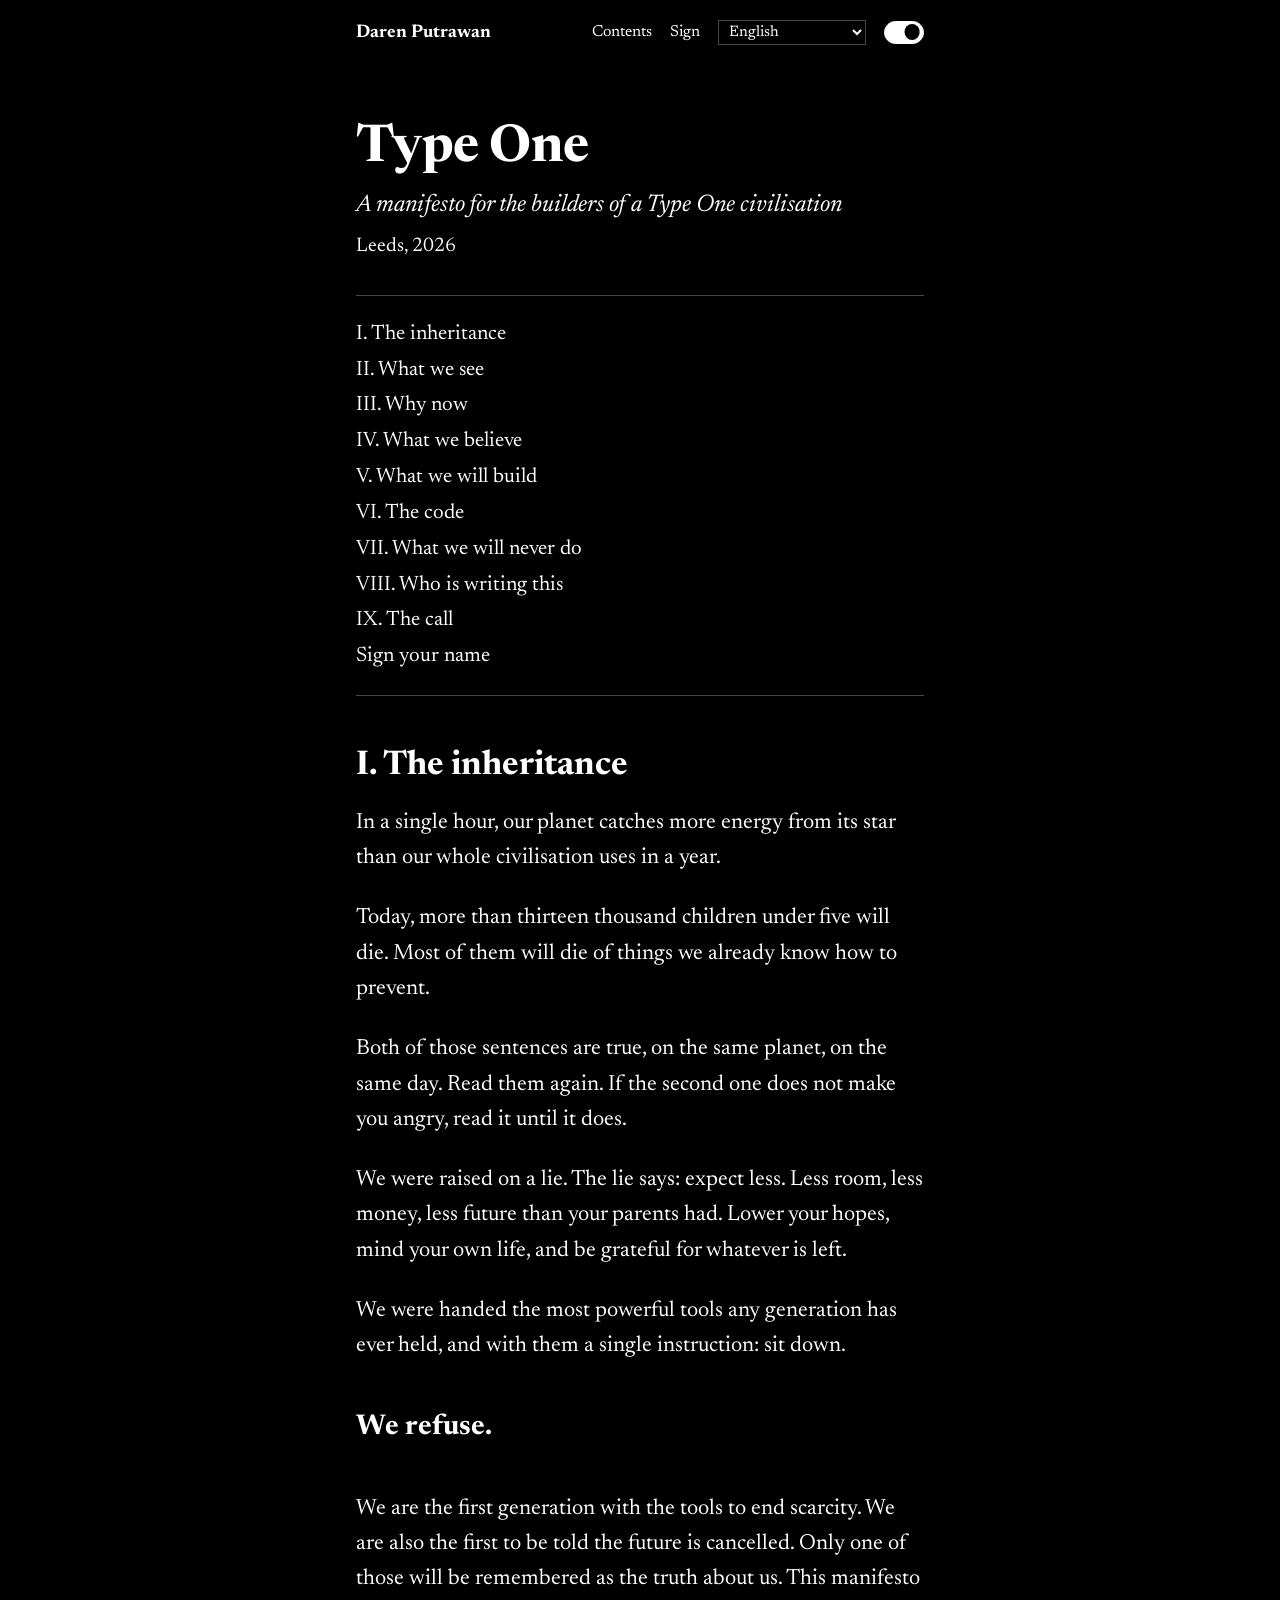
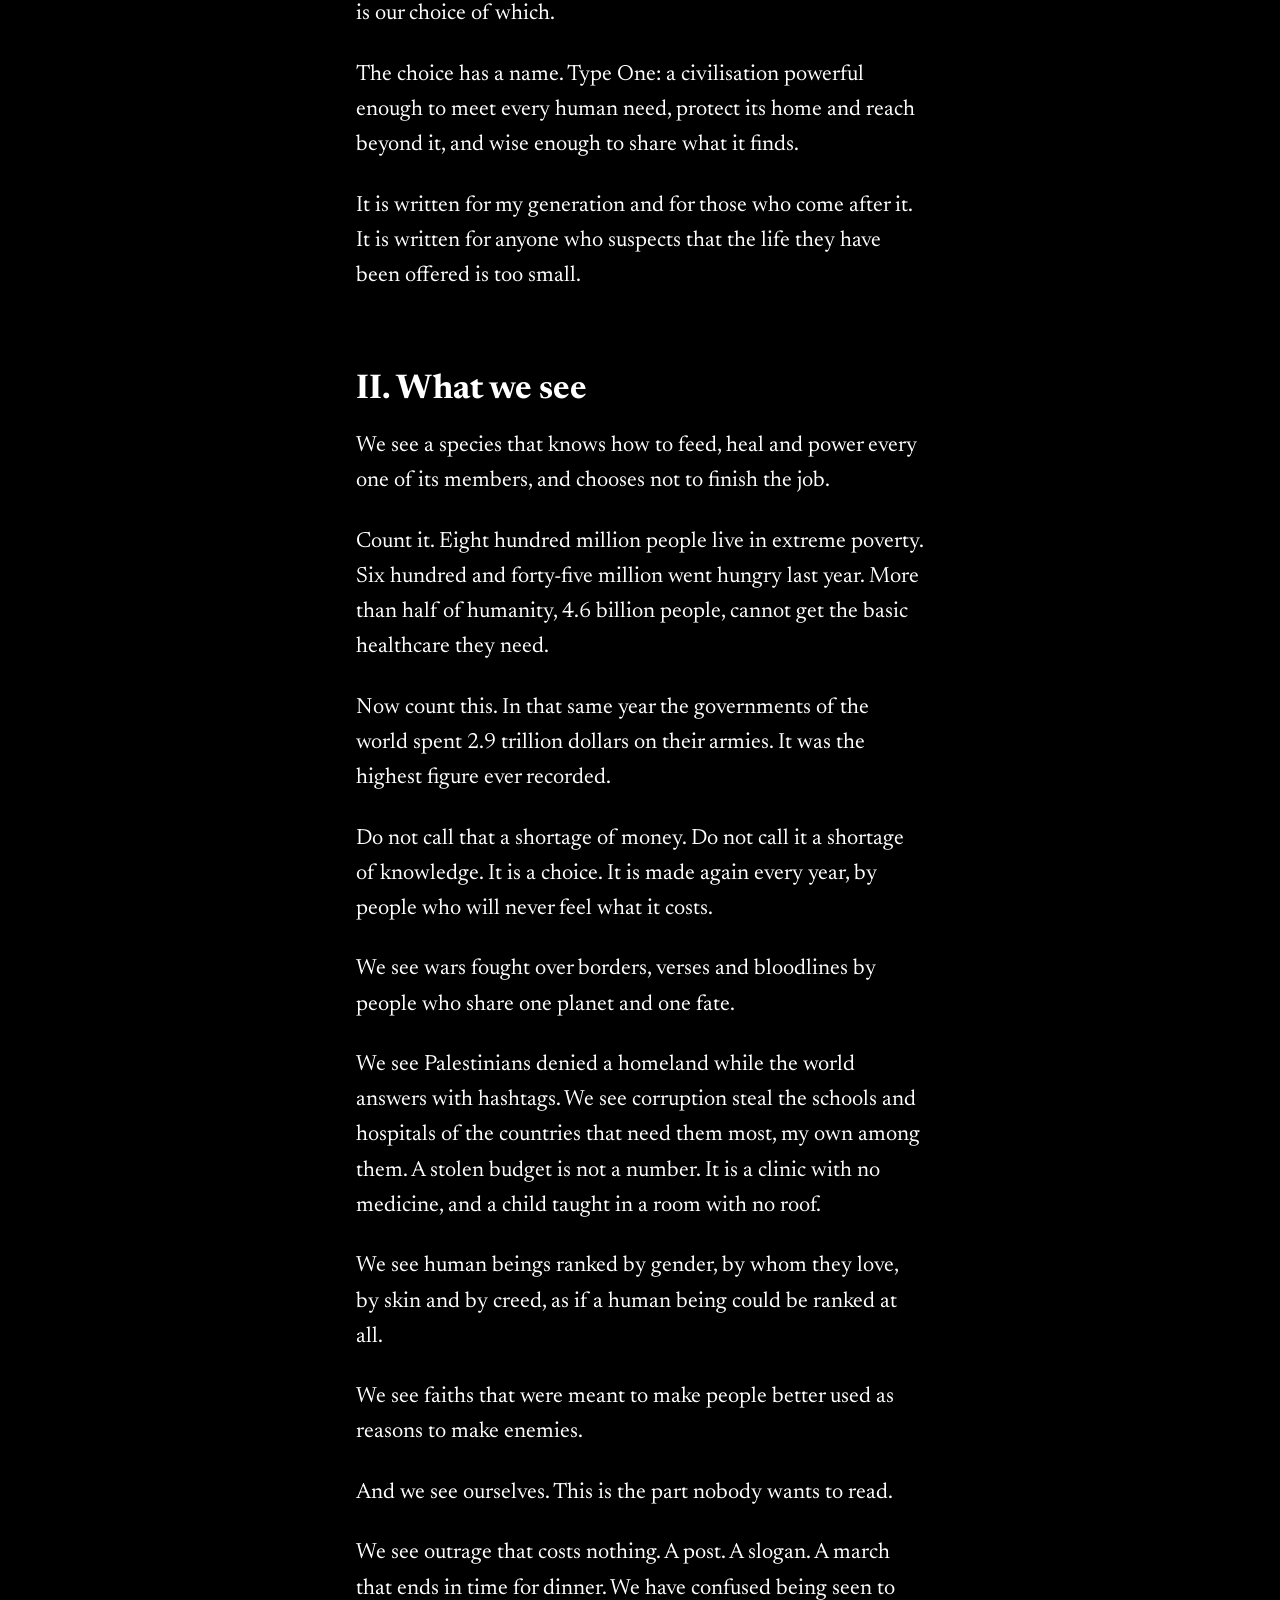
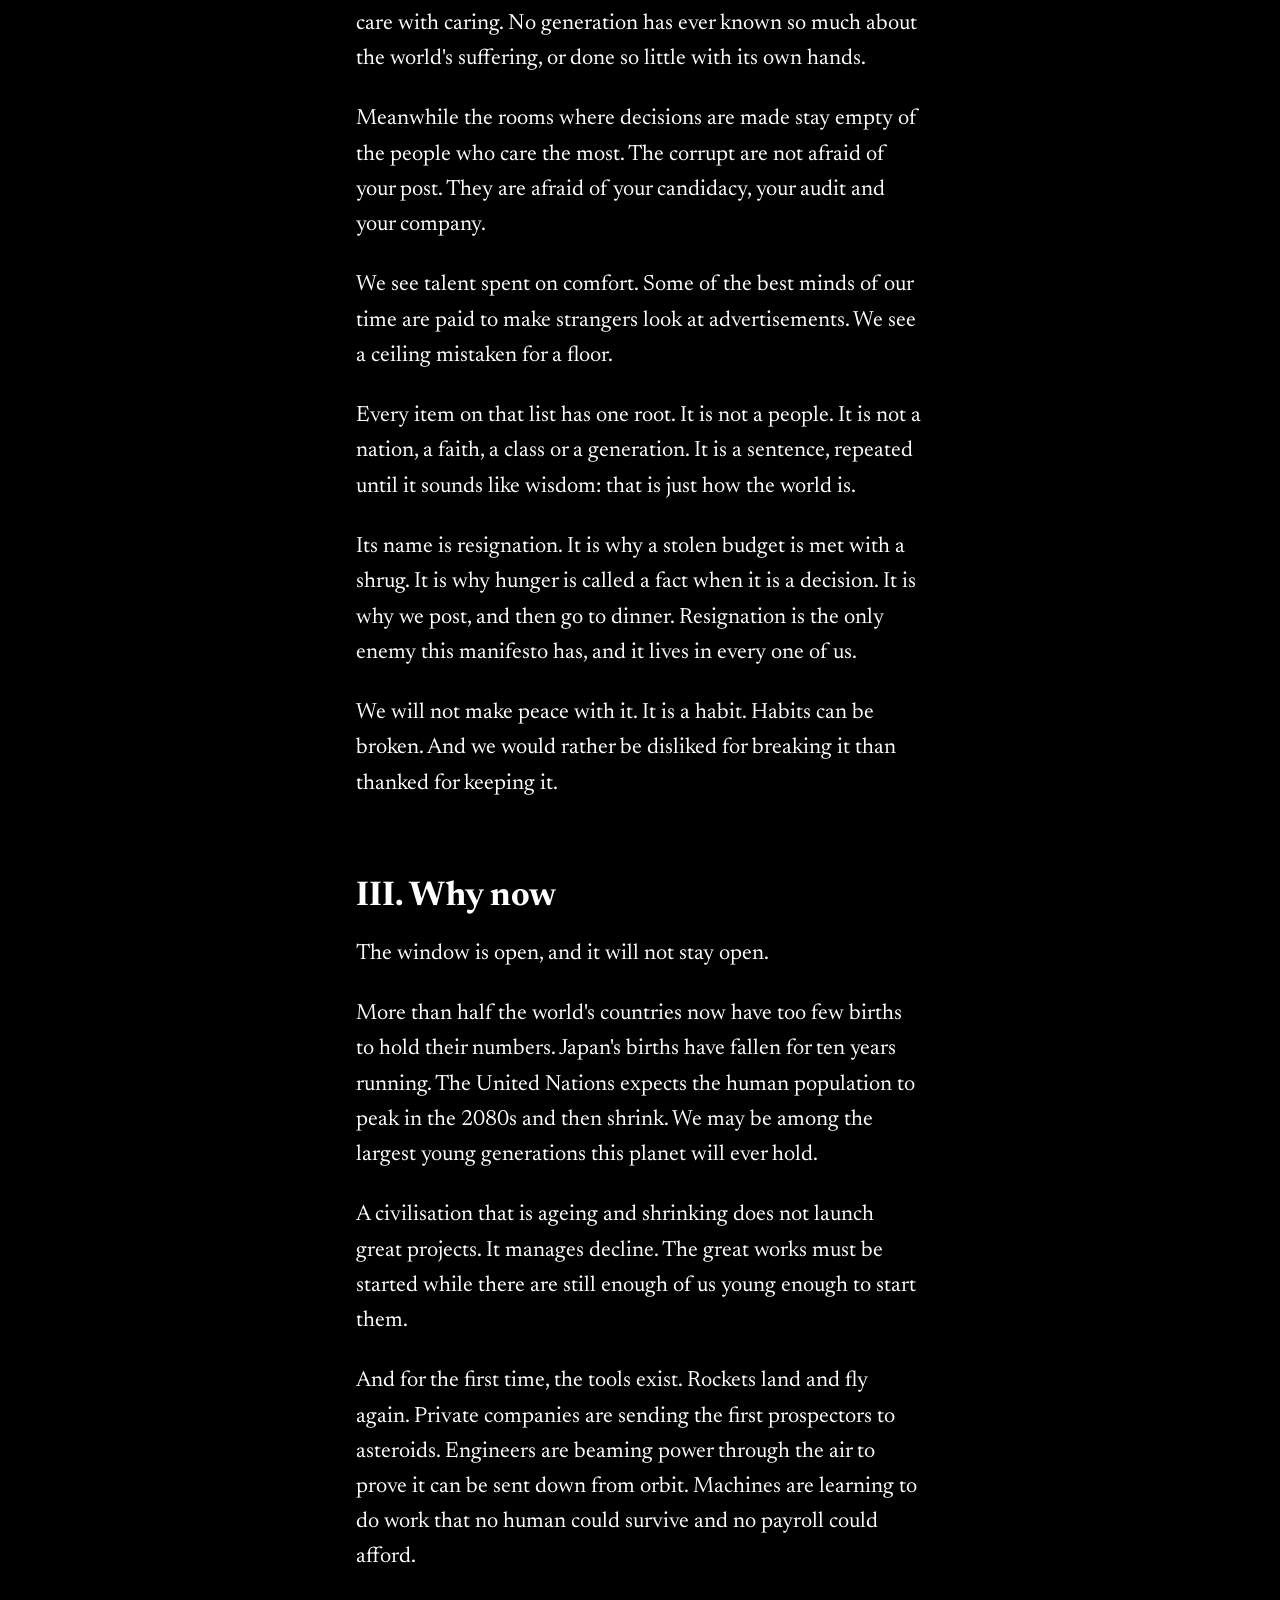
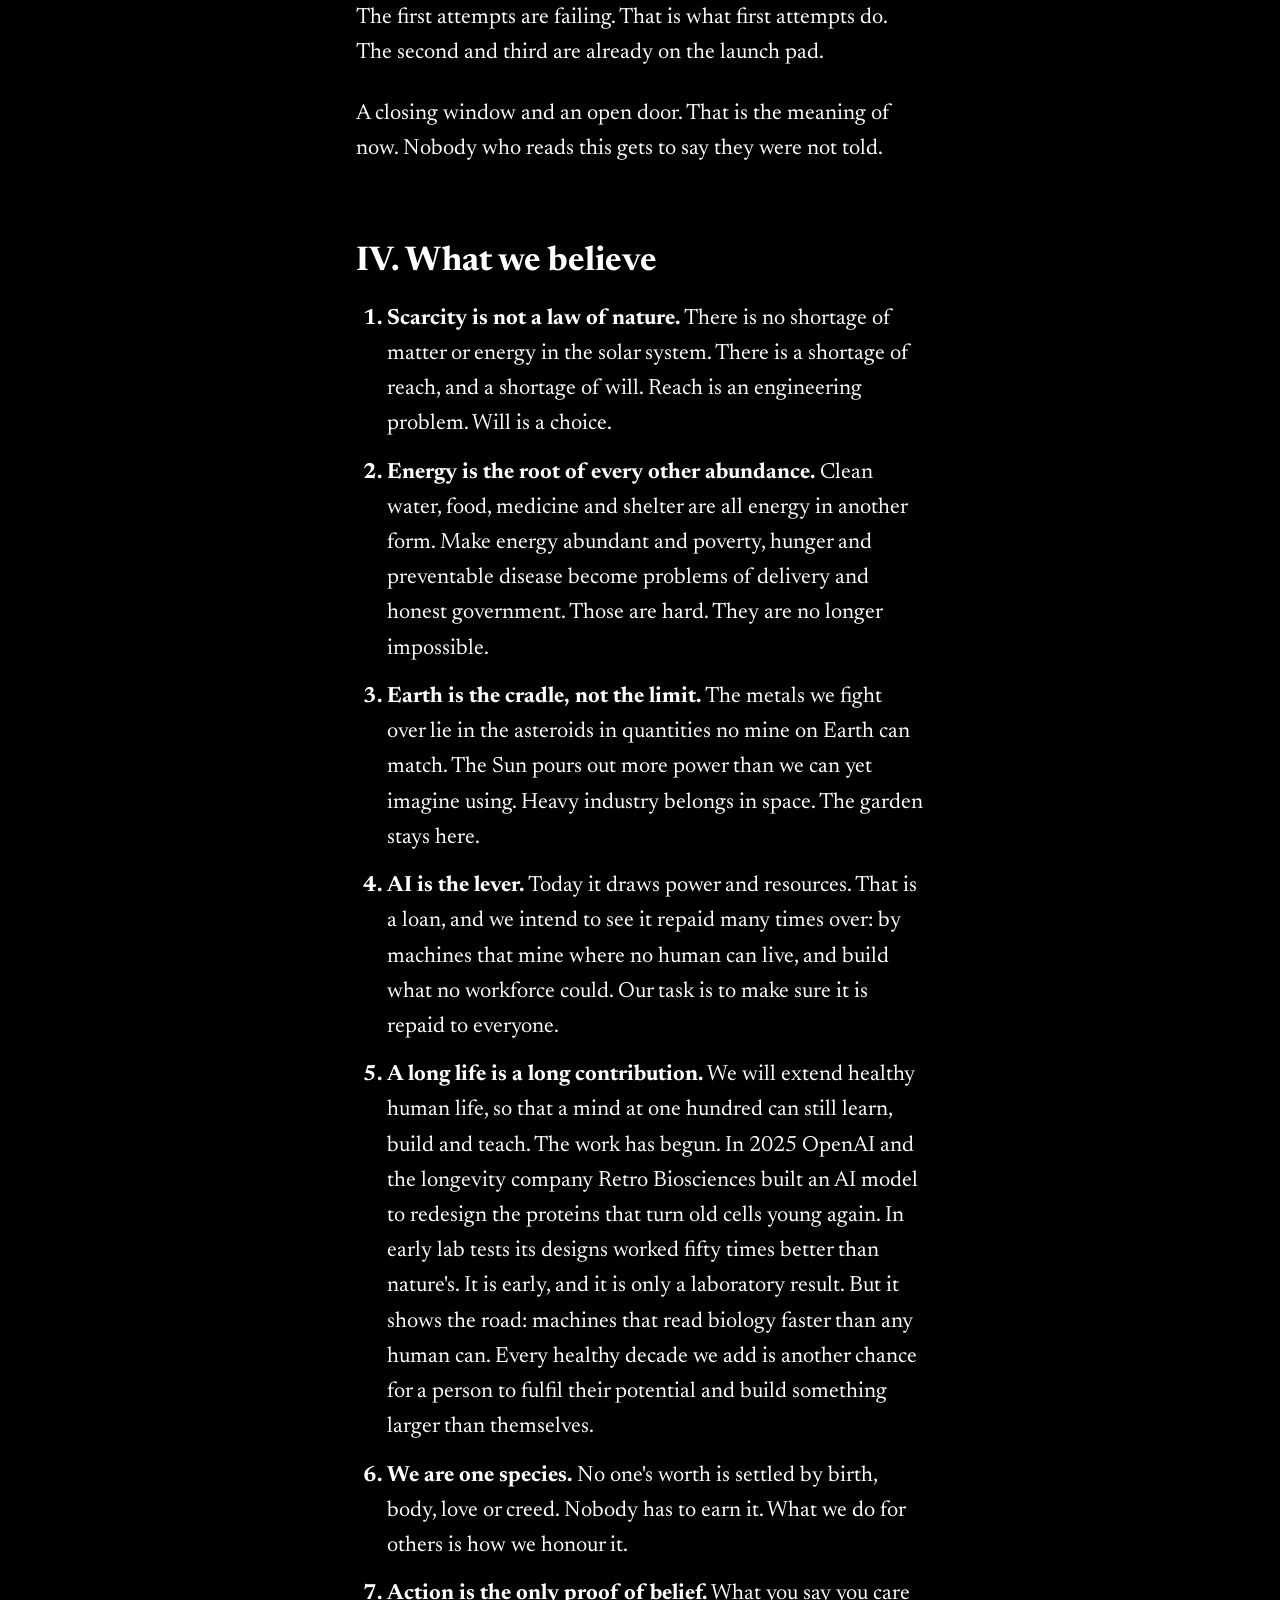
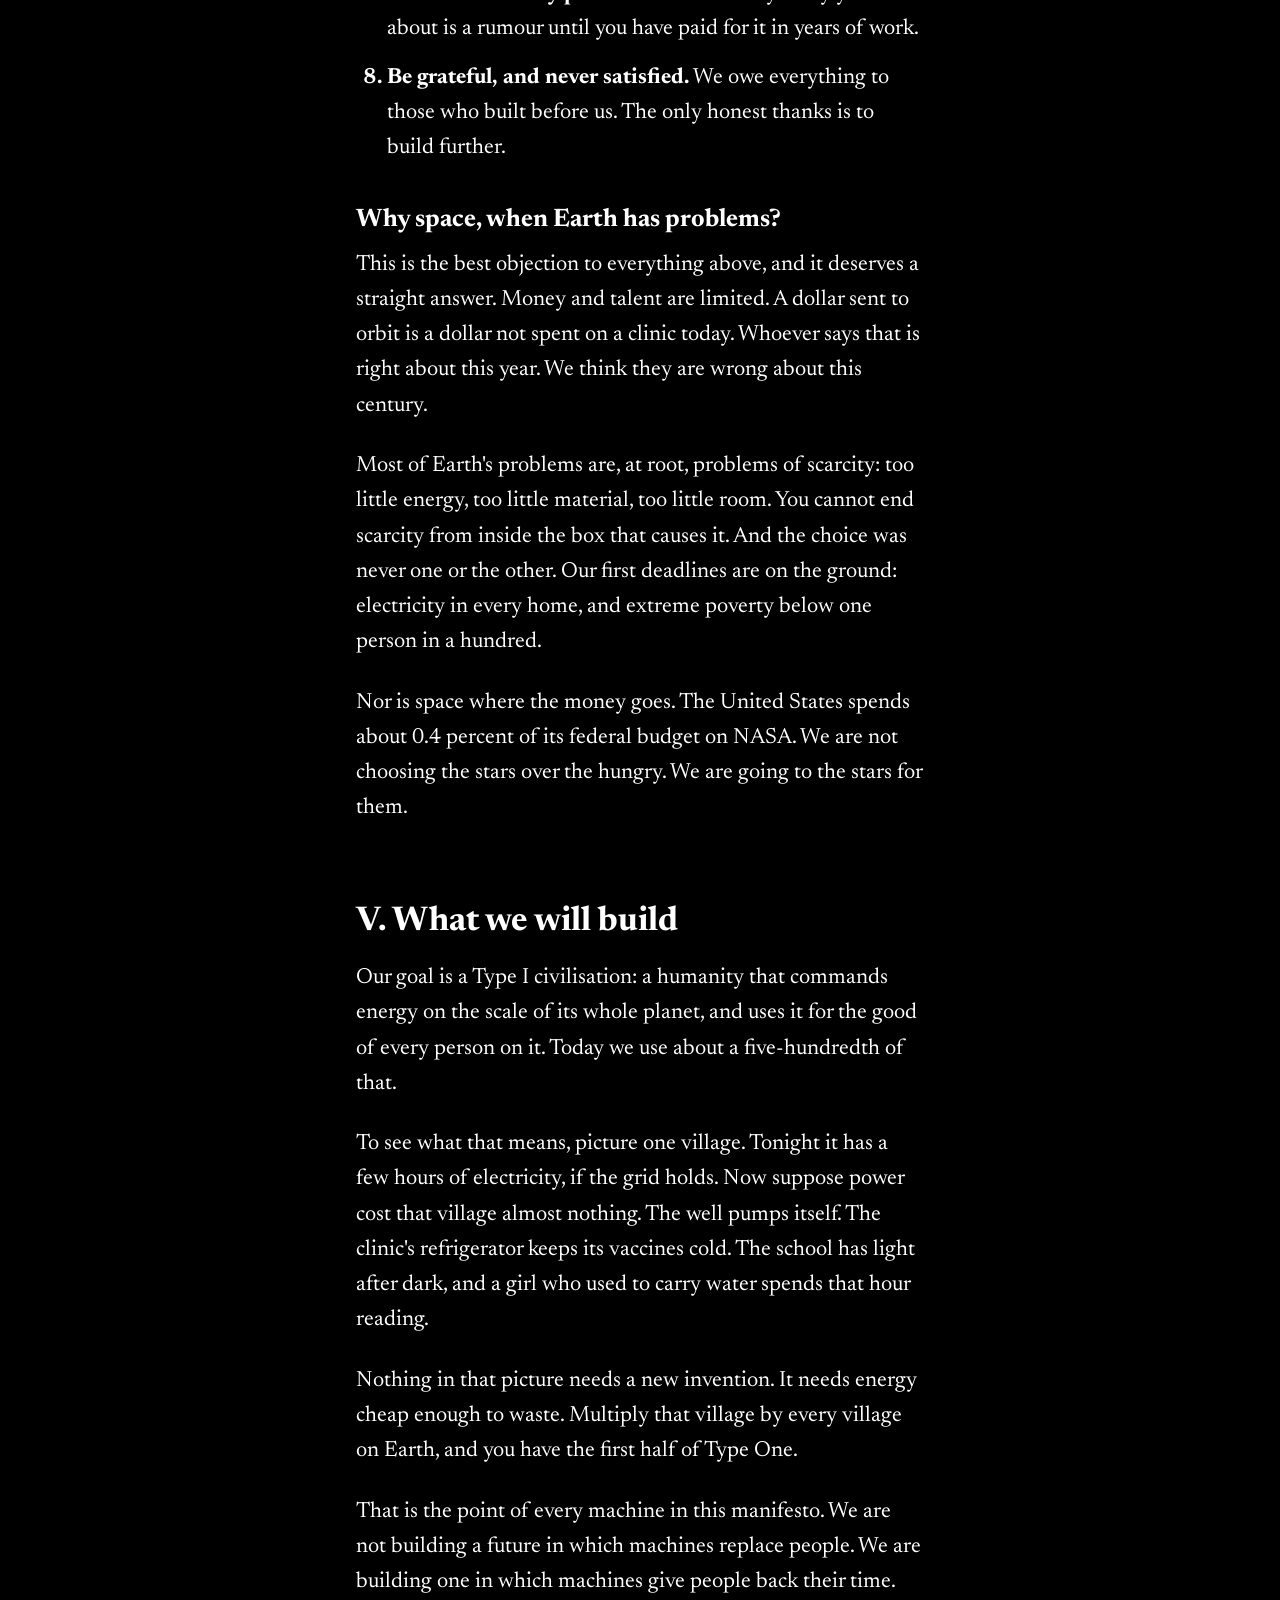
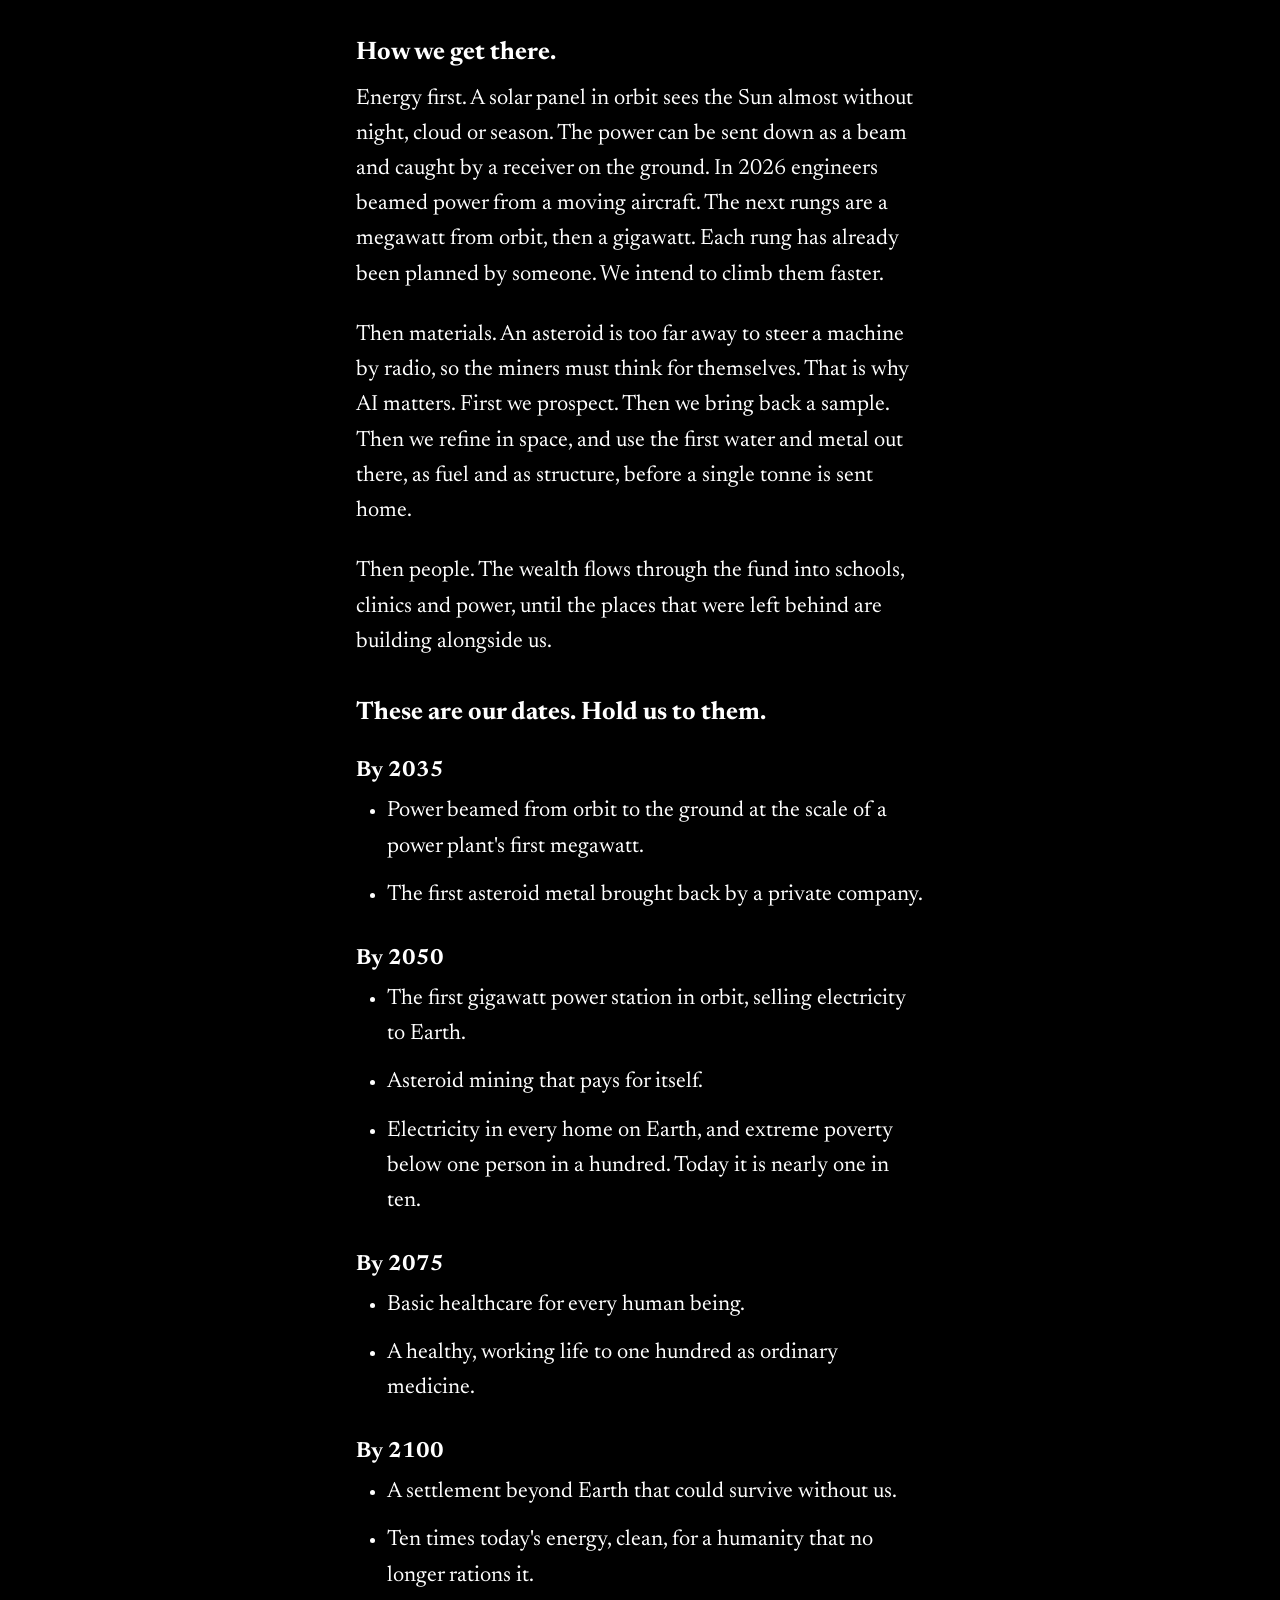
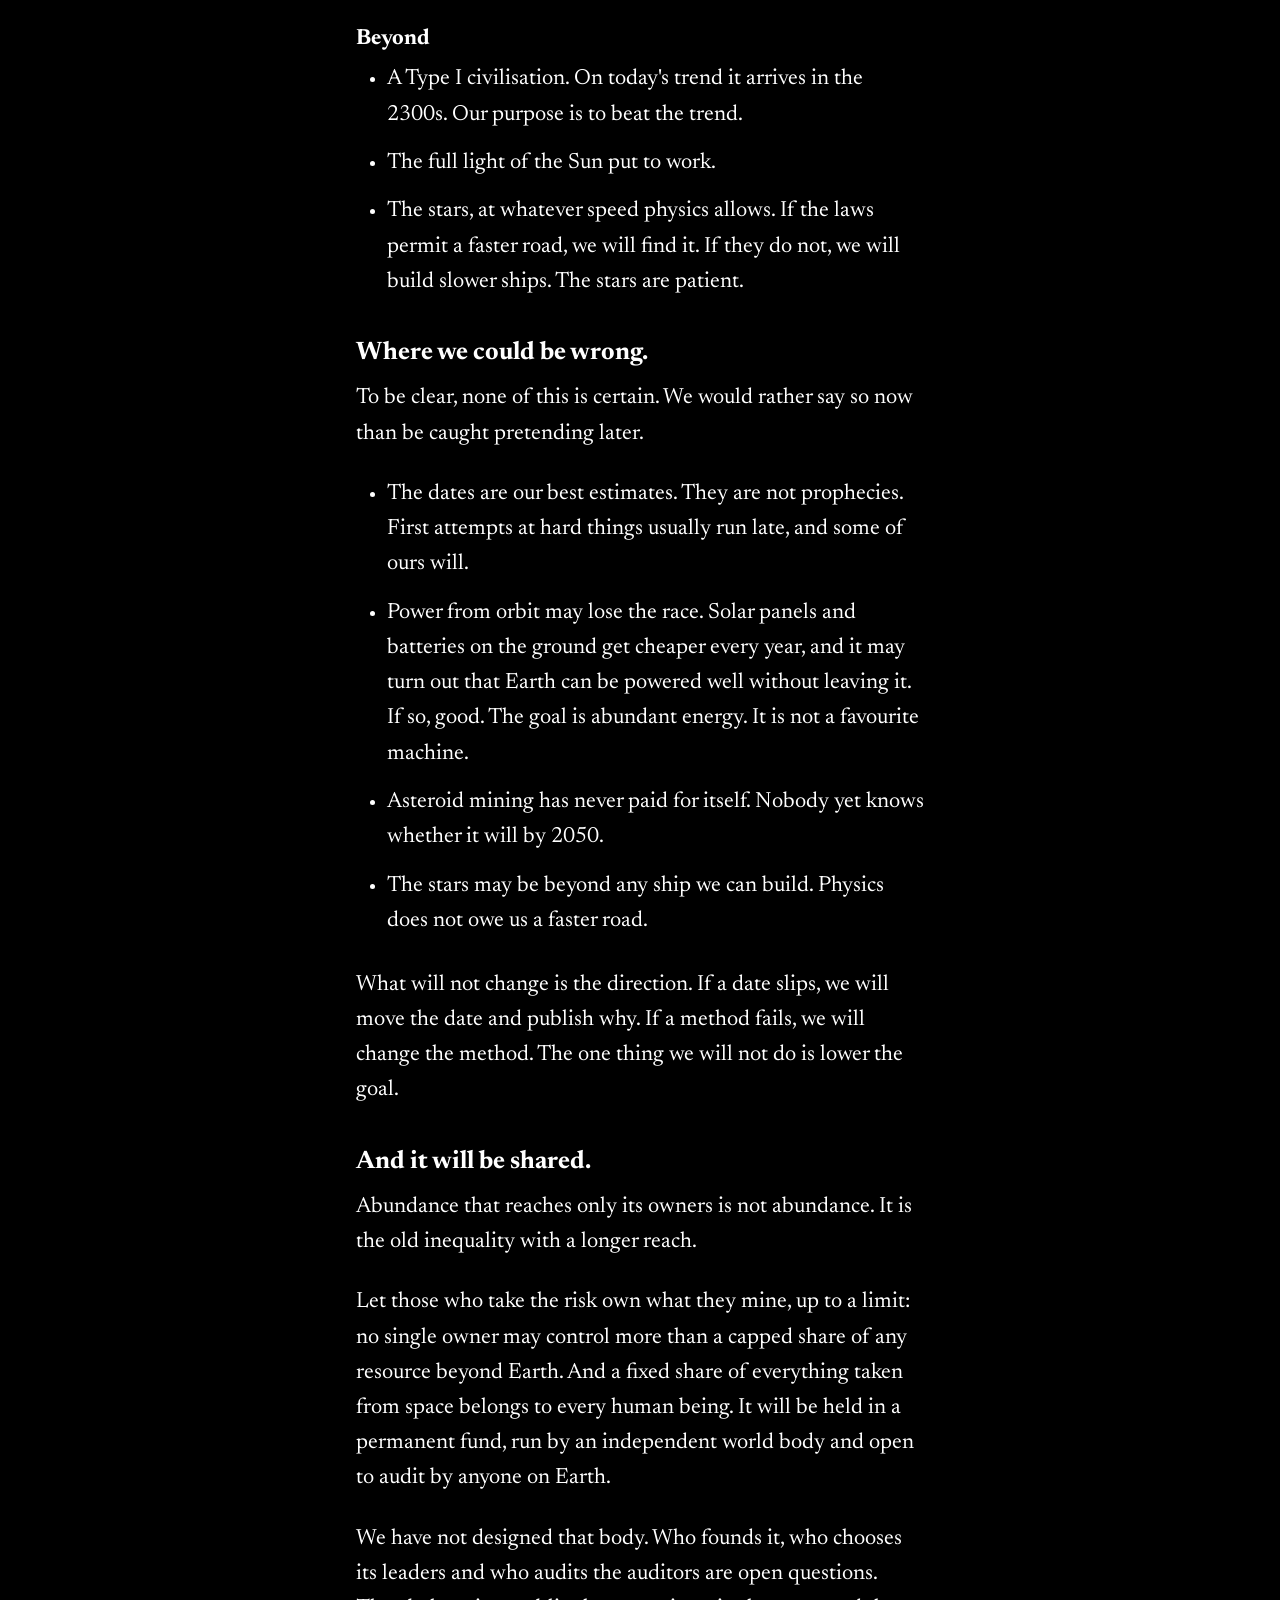
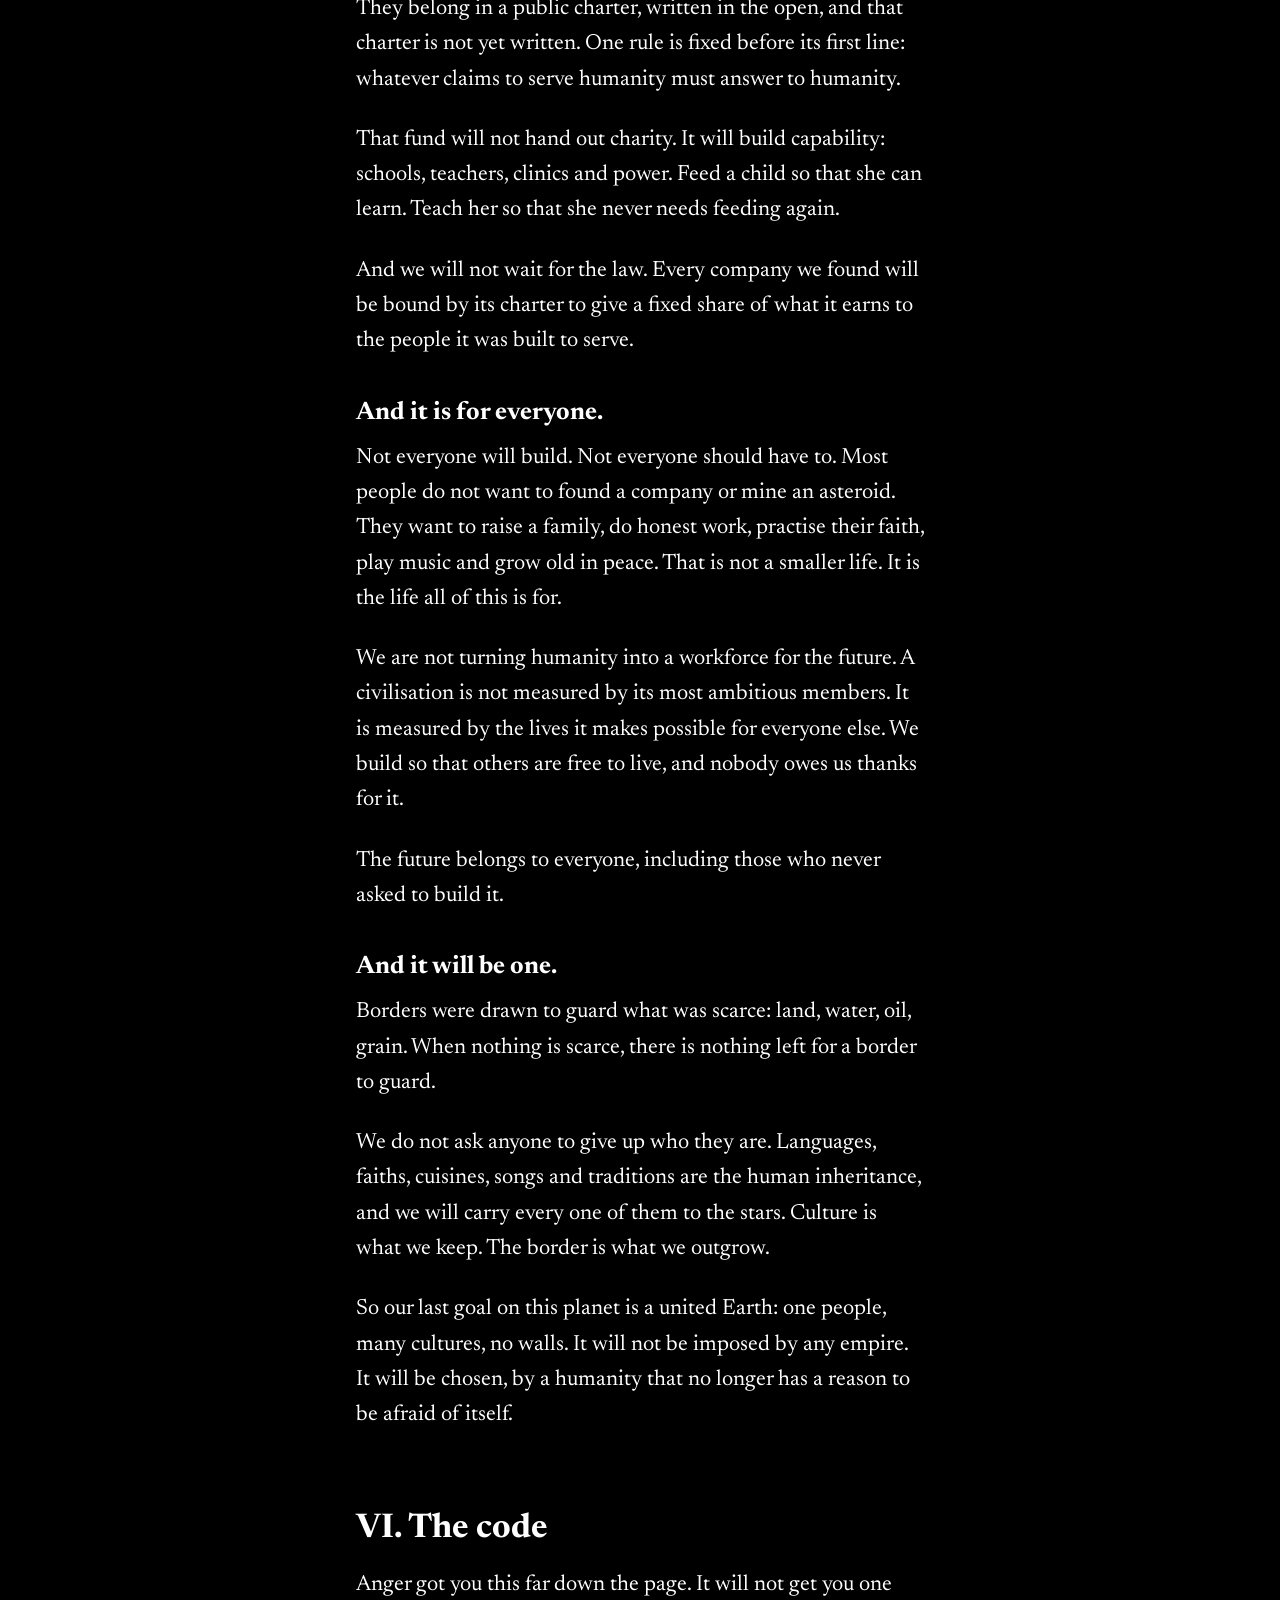
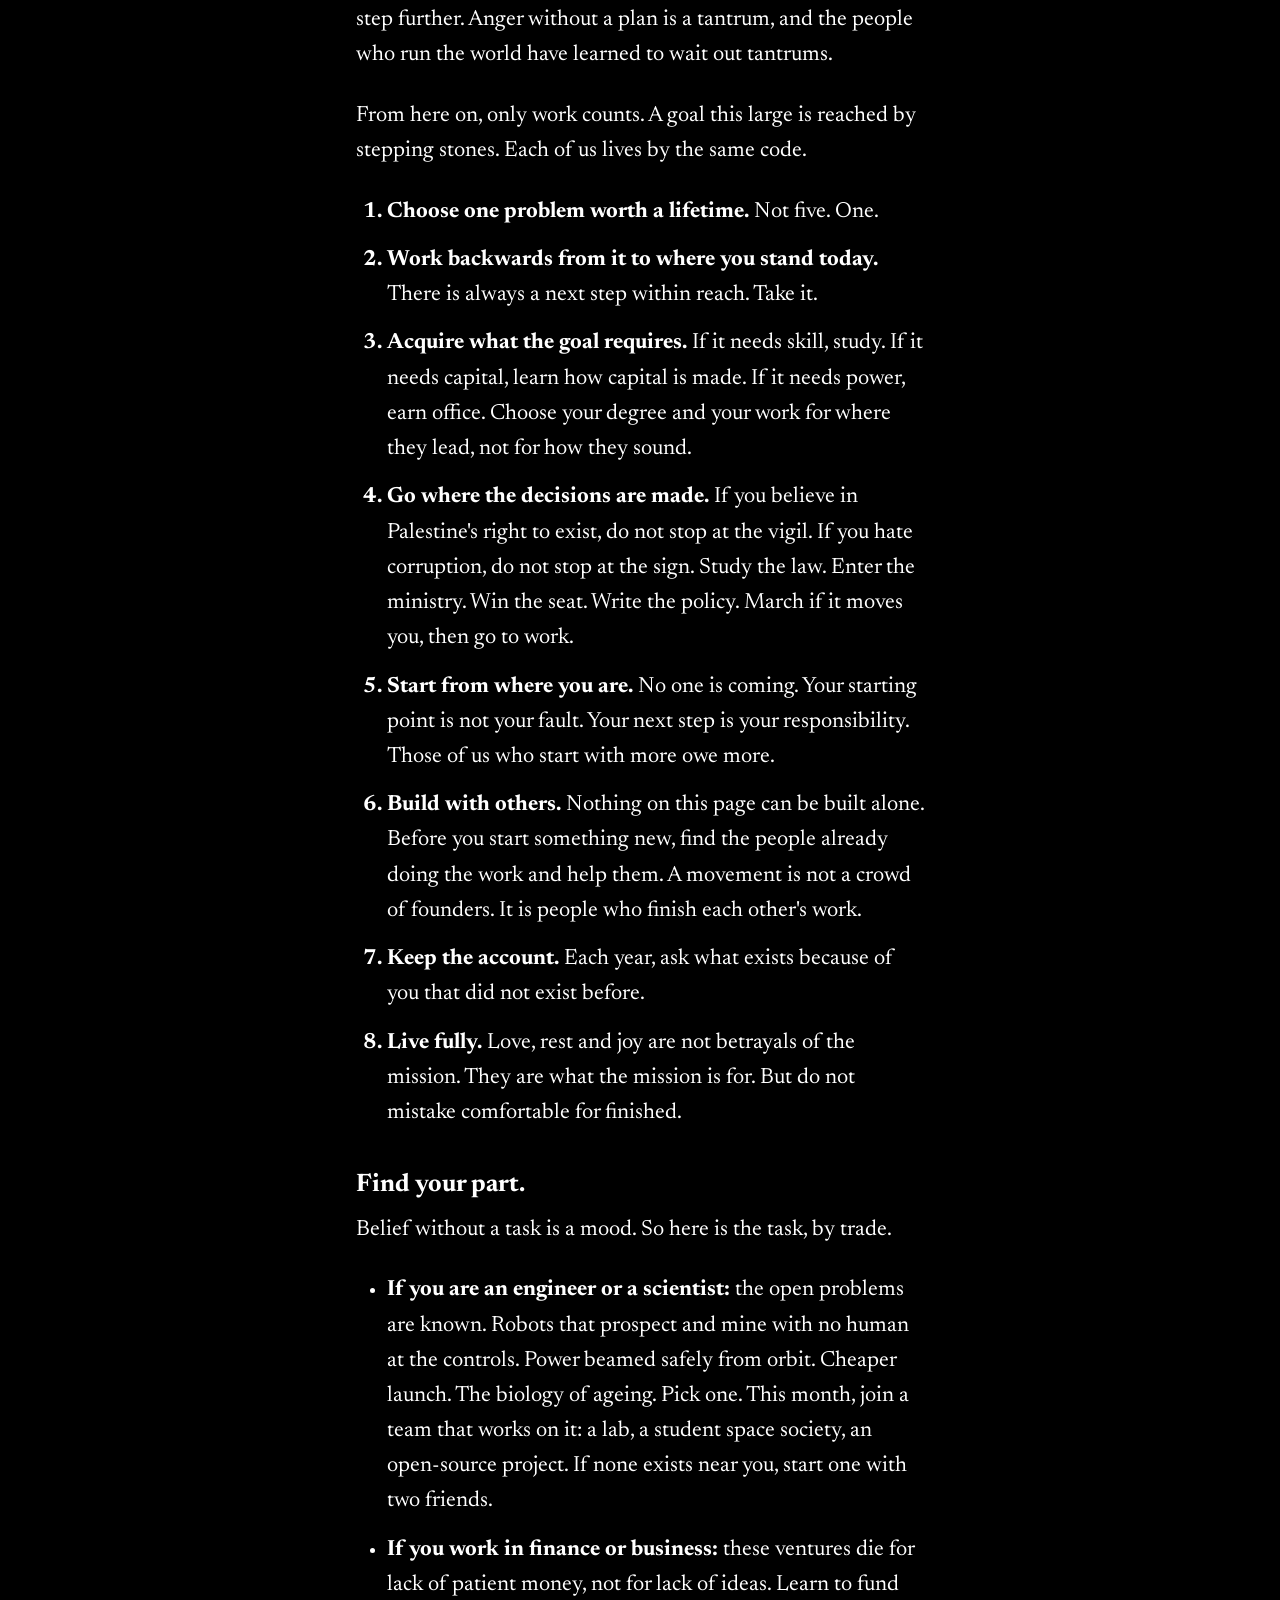
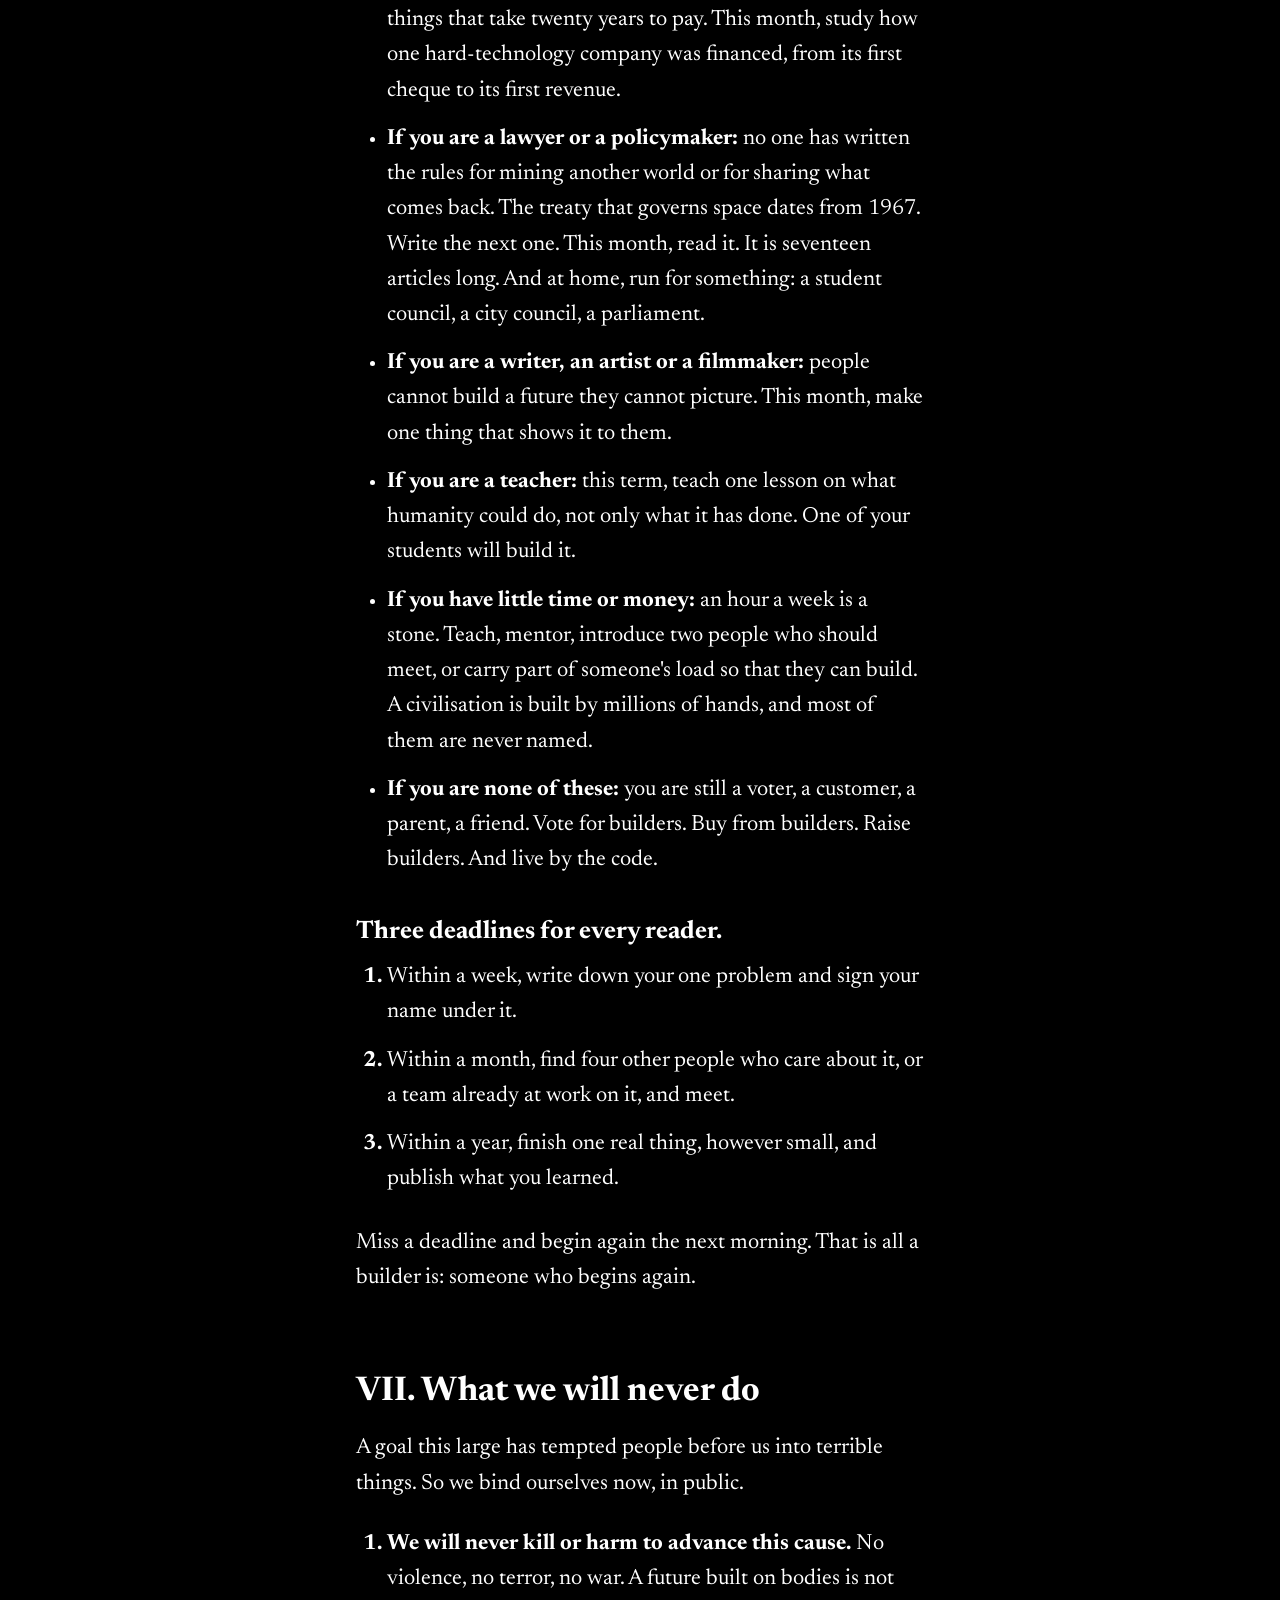
<file: index.html>
<!doctype html>
<html lang="en" dir="ltr" data-theme="dark">
<head>
<meta charset="utf-8">
<meta name="viewport" content="width=device-width, initial-scale=1">
<title>Type One — A manifesto for the builders</title>
<meta name="description" content="A manifesto for the builders of a Type One civilisation.">
<meta property="og:title" content="Type One">
<meta property="og:description" content="We were handed a cancelled future. We intend to build one anyway.">
<link rel="alternate" hreflang="en" href="./"><link rel="alternate" hreflang="id" href="id/"><link rel="alternate" hreflang="es" href="es/"><link rel="alternate" hreflang="fr" href="fr/"><link rel="alternate" hreflang="pt" href="pt/"><link rel="alternate" hreflang="zh" href="zh/"><link rel="alternate" hreflang="ar" href="ar/"><link rel="alternate" hreflang="hi" href="hi/">
<script>try{var t=localStorage.getItem('type-one-theme');if(t)document.documentElement.dataset.theme=t}catch(e){}</script>
<link rel="preconnect" href="https://fonts.googleapis.com">
<link rel="preconnect" href="https://fonts.gstatic.com" crossorigin>
<link href="https://fonts.googleapis.com/css2?family=Newsreader:ital,opsz,wght@0,6..72,400..700;1,6..72,400..700&display=swap" rel="stylesheet">
<link rel="stylesheet" href="styles.css">

</head>
<body>
<a class="skip" href="#part-1">Skip to the manifesto</a>
<header class="top">
  <a class="site" href="#top">Daren Putrawan</a>
  <div class="top-right">
    <a class="hide-s" href="#contents">Contents</a>
    <a href="#sign">Sign</a>
    <select id="lang" aria-label="Language"><option value="./" selected lang="en">English</option><option value="id/" lang="id">Bahasa Indonesia</option><option value="es/" lang="es">Español</option><option value="fr/" lang="fr">Français</option><option value="pt/" lang="pt">Português</option><option value="zh/" lang="zh">中文</option><option value="ar/" lang="ar">العربية</option><option value="hi/" lang="hi">हिन्दी</option></select>
    <button id="theme" type="button" role="switch" aria-checked="true" aria-label="Dark mode"><span></span></button>
  </div>
</header>

<main id="top">
<div class="title">
  <h1>Type One</h1>
  <p class="subtitle">A manifesto for the builders of a Type One civilisation</p>
  <p class="byline">Leeds, 2026</p>
  
</div>

<nav id="contents" aria-label="Contents">
  <ol><li><a href="#part-1">I. The inheritance</a></li><li><a href="#part-2">II. What we see</a></li><li><a href="#part-3">III. Why now</a></li><li><a href="#part-4">IV. What we believe</a></li><li><a href="#part-5">V. What we will build</a></li><li><a href="#part-6">VI. The code</a></li><li><a href="#part-7">VII. What we will never do</a></li><li><a href="#part-8">VIII. Who is writing this</a></li><li><a href="#part-9">IX. The call</a></li><li><a href="#sign">Sign your name</a></li></ol>
</nav>

<section id="part-1"><h2><span class="num">I.</span> The inheritance</h2>
<p>In a single hour, our planet catches more energy from its star than our whole civilisation uses in a year.</p>
<p>Today, more than thirteen thousand children under five will die. Most of them will die of things we already know how to prevent.</p>
<p>Both of those sentences are true, on the same planet, on the same day. Read them again. If the second one does not make you angry, read it until it does.</p>
<p>We were raised on a lie. The lie says: expect less. Less room, less money, less future than your parents had. Lower your hopes, mind your own life, and be grateful for whatever is left.</p>
<p>We were handed the most powerful tools any generation has ever held, and with them a single instruction: sit down.</p>
<p class="shout">We refuse.</p>
<p>We are the first generation with the tools to end scarcity. We are also the first to be told the future is cancelled. Only one of those will be remembered as the truth about us. This manifesto is our choice of which.</p>
<p>The choice has a name. Type One: a civilisation powerful enough to meet every human need, protect its home and reach beyond it, and wise enough to share what it finds.</p>
<p>It is written for my generation and for those who come after it. It is written for anyone who suspects that the life they have been offered is too small.</p>
</section>
<section id="part-2"><h2><span class="num">II.</span> What we see</h2>
<p>We see a species that knows how to feed, heal and power every one of its members, and chooses not to finish the job.</p>
<p>Count it. Eight hundred million people live in extreme poverty. Six hundred and forty-five million went hungry last year. More than half of humanity, 4.6 billion people, cannot get the basic healthcare they need.</p>
<p>Now count this. In that same year the governments of the world spent 2.9 trillion dollars on their armies. It was the highest figure ever recorded.</p>
<p>Do not call that a shortage of money. Do not call it a shortage of knowledge. It is a choice. It is made again every year, by people who will never feel what it costs.</p>
<p>We see wars fought over borders, verses and bloodlines by people who share one planet and one fate.</p>
<p>We see Palestinians denied a homeland while the world answers with hashtags. We see corruption steal the schools and hospitals of the countries that need them most, my own among them. A stolen budget is not a number. It is a clinic with no medicine, and a child taught in a room with no roof.</p>
<p>We see human beings ranked by gender, by whom they love, by skin and by creed, as if a human being could be ranked at all.</p>
<p>We see faiths that were meant to make people better used as reasons to make enemies.</p>
<p>And we see ourselves. This is the part nobody wants to read.</p>
<p>We see outrage that costs nothing. A post. A slogan. A march that ends in time for dinner. We have confused being seen to care with caring. No generation has ever known so much about the world's suffering, or done so little with its own hands.</p>
<p>Meanwhile the rooms where decisions are made stay empty of the people who care the most. The corrupt are not afraid of your post. They are afraid of your candidacy, your audit and your company.</p>
<p>We see talent spent on comfort. Some of the best minds of our time are paid to make strangers look at advertisements. We see a ceiling mistaken for a floor.</p>
<p>Every item on that list has one root. It is not a people. It is not a nation, a faith, a class or a generation. It is a sentence, repeated until it sounds like wisdom: that is just how the world is.</p>
<p>Its name is resignation. It is why a stolen budget is met with a shrug. It is why hunger is called a fact when it is a decision. It is why we post, and then go to dinner. Resignation is the only enemy this manifesto has, and it lives in every one of us.</p>
<p>We will not make peace with it. It is a habit. Habits can be broken. And we would rather be disliked for breaking it than thanked for keeping it.</p>
</section>
<section id="part-3"><h2><span class="num">III.</span> Why now</h2>
<p>The window is open, and it will not stay open.</p>
<p>More than half the world's countries now have too few births to hold their numbers. Japan's births have fallen for ten years running. The United Nations expects the human population to peak in the 2080s and then shrink. We may be among the largest young generations this planet will ever hold.</p>
<p>A civilisation that is ageing and shrinking does not launch great projects. It manages decline. The great works must be started while there are still enough of us young enough to start them.</p>
<p>And for the first time, the tools exist. Rockets land and fly again. Private companies are sending the first prospectors to asteroids. Engineers are beaming power through the air to prove it can be sent down from orbit. Machines are learning to do work that no human could survive and no payroll could afford.</p>
<p>The first attempts are failing. That is what first attempts do. The second and third are already on the launch pad.</p>
<p>A closing window and an open door. That is the meaning of now. Nobody who reads this gets to say they were not told.</p>
</section>
<section id="part-4"><h2><span class="num">IV.</span> What we believe</h2>
<ol><li><strong>Scarcity is not a law of nature.</strong> There is no shortage of matter or energy in the solar system. There is a shortage of reach, and a shortage of will. Reach is an engineering problem. Will is a choice.</li><li><strong>Energy is the root of every other abundance.</strong> Clean water, food, medicine and shelter are all energy in another form. Make energy abundant and poverty, hunger and preventable disease become problems of delivery and honest government. Those are hard. They are no longer impossible.</li><li><strong>Earth is the cradle, not the limit.</strong> The metals we fight over lie in the asteroids in quantities no mine on Earth can match. The Sun pours out more power than we can yet imagine using. Heavy industry belongs in space. The garden stays here.</li><li><strong>AI is the lever.</strong> Today it draws power and resources. That is a loan, and we intend to see it repaid many times over: by machines that mine where no human can live, and build what no workforce could. Our task is to make sure it is repaid to everyone.</li><li><strong>A long life is a long contribution.</strong> We will extend healthy human life, so that a mind at one hundred can still learn, build and teach. The work has begun. In 2025 OpenAI and the longevity company Retro Biosciences built an AI model to redesign the proteins that turn old cells young again. In early lab tests its designs worked fifty times better than nature's. It is early, and it is only a laboratory result. But it shows the road: machines that read biology faster than any human can. Every healthy decade we add is another chance for a person to fulfil their potential and build something larger than themselves.</li><li><strong>We are one species.</strong> No one's worth is settled by birth, body, love or creed. Nobody has to earn it. What we do for others is how we honour it.</li><li><strong>Action is the only proof of belief.</strong> What you say you care about is a rumour until you have paid for it in years of work.</li><li><strong>Be grateful, and never satisfied.</strong> We owe everything to those who built before us. The only honest thanks is to build further.</li></ol>
<h3><strong>Why space, when Earth has problems?</strong></h3>
<p>This is the best objection to everything above, and it deserves a straight answer. Money and talent are limited. A dollar sent to orbit is a dollar not spent on a clinic today. Whoever says that is right about this year. We think they are wrong about this century.</p>
<p>Most of Earth's problems are, at root, problems of scarcity: too little energy, too little material, too little room. You cannot end scarcity from inside the box that causes it. And the choice was never one or the other. Our first deadlines are on the ground: electricity in every home, and extreme poverty below one person in a hundred.</p>
<p>Nor is space where the money goes. The United States spends about 0.4 percent of its federal budget on NASA. We are not choosing the stars over the hungry. We are going to the stars for them.</p>
</section>
<section id="part-5"><h2><span class="num">V.</span> What we will build</h2>
<p>Our goal is a Type I civilisation: a humanity that commands energy on the scale of its whole planet, and uses it for the good of every person on it. Today we use about a five-hundredth of that.</p>
<p>To see what that means, picture one village. Tonight it has a few hours of electricity, if the grid holds. Now suppose power cost that village almost nothing. The well pumps itself. The clinic's refrigerator keeps its vaccines cold. The school has light after dark, and a girl who used to carry water spends that hour reading.</p>
<p>Nothing in that picture needs a new invention. It needs energy cheap enough to waste. Multiply that village by every village on Earth, and you have the first half of Type One.</p>
<p>That is the point of every machine in this manifesto. We are not building a future in which machines replace people. We are building one in which machines give people back their time.</p>
<h3><strong>How we get there.</strong></h3>
<p>Energy first. A solar panel in orbit sees the Sun almost without night, cloud or season. The power can be sent down as a beam and caught by a receiver on the ground. In 2026 engineers beamed power from a moving aircraft. The next rungs are a megawatt from orbit, then a gigawatt. Each rung has already been planned by someone. We intend to climb them faster.</p>
<p>Then materials. An asteroid is too far away to steer a machine by radio, so the miners must think for themselves. That is why AI matters. First we prospect. Then we bring back a sample. Then we refine in space, and use the first water and metal out there, as fuel and as structure, before a single tonne is sent home.</p>
<p>Then people. The wealth flows through the fund into schools, clinics and power, until the places that were left behind are building alongside us.</p>
<h3>These are our dates. Hold us to them.</h3>
<h4>By 2035</h4>
<ul><li>Power beamed from orbit to the ground at the scale of a power plant's first megawatt.</li><li>The first asteroid metal brought back by a private company.</li></ul>
<h4>By 2050</h4>
<ul><li>The first gigawatt power station in orbit, selling electricity to Earth.</li><li>Asteroid mining that pays for itself.</li><li>Electricity in every home on Earth, and extreme poverty below one person in a hundred. Today it is nearly one in ten.</li></ul>
<h4>By 2075</h4>
<ul><li>Basic healthcare for every human being.</li><li>A healthy, working life to one hundred as ordinary medicine.</li></ul>
<h4>By 2100</h4>
<ul><li>A settlement beyond Earth that could survive without us.</li><li>Ten times today's energy, clean, for a humanity that no longer rations it.</li></ul>
<h4>Beyond</h4>
<ul><li>A Type I civilisation. On today's trend it arrives in the 2300s. Our purpose is to beat the trend.</li><li>The full light of the Sun put to work.</li><li>The stars, at whatever speed physics allows. If the laws permit a faster road, we will find it. If they do not, we will build slower ships. The stars are patient.</li></ul>
<h3><strong>Where we could be wrong.</strong></h3>
<p>To be clear, none of this is certain. We would rather say so now than be caught pretending later.</p>
<ul><li>The dates are our best estimates. They are not prophecies. First attempts at hard things usually run late, and some of ours will.</li><li>Power from orbit may lose the race. Solar panels and batteries on the ground get cheaper every year, and it may turn out that Earth can be powered well without leaving it. If so, good. The goal is abundant energy. It is not a favourite machine.</li><li>Asteroid mining has never paid for itself. Nobody yet knows whether it will by 2050.</li><li>The stars may be beyond any ship we can build. Physics does not owe us a faster road.</li></ul>
<p>What will not change is the direction. If a date slips, we will move the date and publish why. If a method fails, we will change the method. The one thing we will not do is lower the goal.</p>
<h3><strong>And it will be shared.</strong></h3>
<p>Abundance that reaches only its owners is not abundance. It is the old inequality with a longer reach.</p>
<p>Let those who take the risk own what they mine, up to a limit: no single owner may control more than a capped share of any resource beyond Earth. And a fixed share of everything taken from space belongs to every human being. It will be held in a permanent fund, run by an independent world body and open to audit by anyone on Earth.</p>
<p>We have not designed that body. Who founds it, who chooses its leaders and who audits the auditors are open questions. They belong in a public charter, written in the open, and that charter is not yet written. One rule is fixed before its first line: whatever claims to serve humanity must answer to humanity.</p>
<p>That fund will not hand out charity. It will build capability: schools, teachers, clinics and power. Feed a child so that she can learn. Teach her so that she never needs feeding again.</p>
<p>And we will not wait for the law. Every company we found will be bound by its charter to give a fixed share of what it earns to the people it was built to serve.</p>
<h3><strong>And it is for everyone.</strong></h3>
<p>Not everyone will build. Not everyone should have to. Most people do not want to found a company or mine an asteroid. They want to raise a family, do honest work, practise their faith, play music and grow old in peace. That is not a smaller life. It is the life all of this is for.</p>
<p>We are not turning humanity into a workforce for the future. A civilisation is not measured by its most ambitious members. It is measured by the lives it makes possible for everyone else. We build so that others are free to live, and nobody owes us thanks for it.</p>
<p>The future belongs to everyone, including those who never asked to build it.</p>
<h3><strong>And it will be one.</strong></h3>
<p>Borders were drawn to guard what was scarce: land, water, oil, grain. When nothing is scarce, there is nothing left for a border to guard.</p>
<p>We do not ask anyone to give up who they are. Languages, faiths, cuisines, songs and traditions are the human inheritance, and we will carry every one of them to the stars. Culture is what we keep. The border is what we outgrow.</p>
<p>So our last goal on this planet is a united Earth: one people, many cultures, no walls. It will not be imposed by any empire. It will be chosen, by a humanity that no longer has a reason to be afraid of itself.</p>
</section>
<section id="part-6"><h2><span class="num">VI.</span> The code</h2>
<p>Anger got you this far down the page. It will not get you one step further. Anger without a plan is a tantrum, and the people who run the world have learned to wait out tantrums.</p>
<p>From here on, only work counts. A goal this large is reached by stepping stones. Each of us lives by the same code.</p>
<ol><li><strong>Choose one problem worth a lifetime.</strong> Not five. One.</li><li><strong>Work backwards from it to where you stand today.</strong> There is always a next step within reach. Take it.</li><li><strong>Acquire what the goal requires.</strong> If it needs skill, study. If it needs capital, learn how capital is made. If it needs power, earn office. Choose your degree and your work for where they lead, not for how they sound.</li><li><strong>Go where the decisions are made.</strong> If you believe in Palestine's right to exist, do not stop at the vigil. If you hate corruption, do not stop at the sign. Study the law. Enter the ministry. Win the seat. Write the policy. March if it moves you, then go to work.</li><li><strong>Start from where you are.</strong> No one is coming. Your starting point is not your fault. Your next step is your responsibility. Those of us who start with more owe more.</li><li><strong>Build with others.</strong> Nothing on this page can be built alone. Before you start something new, find the people already doing the work and help them. A movement is not a crowd of founders. It is people who finish each other's work.</li><li><strong>Keep the account.</strong> Each year, ask what exists because of you that did not exist before.</li><li><strong>Live fully.</strong> Love, rest and joy are not betrayals of the mission. They are what the mission is for. But do not mistake comfortable for finished.</li></ol>
<h3><strong>Find your part.</strong></h3>
<p>Belief without a task is a mood. So here is the task, by trade.</p>
<ul><li><strong>If you are an engineer or a scientist:</strong> the open problems are known. Robots that prospect and mine with no human at the controls. Power beamed safely from orbit. Cheaper launch. The biology of ageing. Pick one. This month, join a team that works on it: a lab, a student space society, an open-source project. If none exists near you, start one with two friends.</li><li><strong>If you work in finance or business:</strong> these ventures die for lack of patient money, not for lack of ideas. Learn to fund things that take twenty years to pay. This month, study how one hard-technology company was financed, from its first cheque to its first revenue.</li><li><strong>If you are a lawyer or a policymaker:</strong> no one has written the rules for mining another world or for sharing what comes back. The treaty that governs space dates from 1967. Write the next one. This month, read it. It is seventeen articles long. And at home, run for something: a student council, a city council, a parliament.</li><li><strong>If you are a writer, an artist or a filmmaker:</strong> people cannot build a future they cannot picture. This month, make one thing that shows it to them.</li><li><strong>If you are a teacher:</strong> this term, teach one lesson on what humanity could do, not only what it has done. One of your students will build it.</li><li><strong>If you have little time or money:</strong> an hour a week is a stone. Teach, mentor, introduce two people who should meet, or carry part of someone's load so that they can build. A civilisation is built by millions of hands, and most of them are never named.</li><li><strong>If you are none of these:</strong> you are still a voter, a customer, a parent, a friend. Vote for builders. Buy from builders. Raise builders. And live by the code.</li></ul>
<h3><strong>Three deadlines for every reader.</strong></h3>
<ol><li>Within a week, write down your one problem and sign your name under it.</li><li>Within a month, find four other people who care about it, or a team already at work on it, and meet.</li><li>Within a year, finish one real thing, however small, and publish what you learned.</li></ol>
<p>Miss a deadline and begin again the next morning. That is all a builder is: someone who begins again.</p>
</section>
<section id="part-7"><h2><span class="num">VII.</span> What we will never do</h2>
<p>A goal this large has tempted people before us into terrible things. So we bind ourselves now, in public.</p>
<ol><li><strong>We will never kill or harm to advance this cause.</strong> No violence, no terror, no war. A future built on bodies is not the one we want.</li><li><strong>We will never take what belongs to others.</strong> No conquest, no theft, no empire, on Earth or beyond it.</li><li><strong>We will never lie about our results.</strong> We report what happened, failures first.</li><li><strong>We will never buy or sell influence.</strong> Corruption is the disease we came to cure.</li><li><strong>We will never wreck one world to reach another.</strong> We will not poison the Earth to leave it. We will remove more mass from orbit than we add. Any world found to hold life, we leave alone.</li><li><strong>We will never build a machine that answers to no one.</strong> No autonomous system of ours will act, on Earth or in space, without a human able to stop it.</li><li><strong>We will never force anyone to join us.</strong> A united Earth is chosen or it is nothing.</li><li><strong>We will never rank people by their usefulness.</strong> Whoever builds nothing is owed the same dignity as whoever builds a city.</li></ol>
<h3><strong>Do not mistake these limits for softness.</strong></h3>
<p>The corrupt understand one language, and it is power. So we will learn to speak it fluently, without becoming them.</p>
<ul><li><strong>We will seek power in the open:</strong> office, capital and influence. Power is not evil. Leaving it to the worst people is.</li><li><strong>We will compete to win.</strong> We will out-work them, out-build them and out-organise them. We will take their voters, their customers and their best people.</li><li><strong>We will use every lawful weapon:</strong> the audit, the lawsuit, the published record, the ballot and the boycott.</li><li><strong>We will name the corrupt in public, with evidence.</strong></li><li><strong>We will ally with people we dislike</strong> when the goal requires it.</li><li><strong>We will outlast them.</strong> They plan for the next election. We plan for the next century.</li></ul>
<p class="shout">Hard, never dirty. The day we bribe, lie or harm "for the greater good", we have only built one more corrupt machine, and the people we set out to defeat will have new names: ours.</p>
<p class="shout">If the goal can only be reached by crossing these lines, we would rather arrive late.</p>
</section>
<section id="part-8"><h2><span class="num">VIII.</span> Who is writing this</h2>
<p>I grew up in Indonesia, a country of enormous wealth and enormous poverty living side by side. I watched people I love struggle in a land that has everything.</p>
<p>My father's family once held land across Klungkung and Nusa Penida in Bali. In 1963 Mount Agung erupted, and they lost it. My grandmother went to work in the market. She saved, coin by coin, until she could send her son to university in Jakarta. He lived poor, worked his way up, and built a company from nothing.</p>
<p>That is where I learned what one person's effort can do. It is also where I learned how much is left undone. My father came to know some of the most powerful people in the country, and he was too proud to ask any of them for anything. I respect that pride. I also know what it cost: the good he could have done with a single request.</p>
<p>I have seen great ability go unused, in my own family and in my own generation. I have watched young Indonesians fill the streets against corruption, then go home while the parliament stayed exactly as it was. Not one of those seats is closed to them.</p>
<p>Wasted potential is the thing I cannot stand. This manifesto is my answer to it.</p>
<p>My name is Made Gde Darendra Putrawan. Most people call me Daren. I was born in Jakarta in 2007. As I write this I am nineteen, in a foundation year at the University of Leeds, on my way to a degree in finance and economics. I have built nothing yet, and I will not pretend otherwise.</p>
<p>Yes, a nineteen-year-old wrote this. Ask yourself why it was left to one. The people with the money, the offices and the experience have had decades to write it. They wrote quarterly reports instead.</p>
<p>I chose to study capital because everything above is a financing problem before it is an engineering problem. My plan is three stones long, and each stone has a date.</p>
<p>By 2030, I graduate, knowing how capital moves. By 2035, I will have founded a company in the infrastructure of that decade: AI computing, or whatever the frontier is by then. By 2045, I will use what it earns to found or fund a company that mines the asteroids or harvests the Sun.</p>
<p>I should be plain about my own interest. If this works, I stand to become wealthy, and I will not pretend that means nothing to me. That is exactly why the charter comes first.</p>
<p>Whatever I build will carry that charter from its first day. A fixed share of it will belong to a foundation for the people this manifesto is written for. I will name the share before I take a single investor.</p>
<p>Each step pays for the next. I am publishing this so that you can hold me to it. Do not trust me. Check me.</p>
</section>
<section id="part-9"><h2><span class="num">IX.</span> The call</h2>
<p>To my generation: you have been called distracted, anxious and lost. You have been called the generation that scrolls.</p>
<p>Some of it is true. That is why it stings.</p>
<p>So here is the question this whole manifesto was written to ask. In fifty years a child will ask what you did with the most powerful tools any generation ever held. What will you tell her? That you were busy? That you posted about it?</p>
<p>To those who told us to expect less: we heard you. We decline.</p>
<p>To the corrupt: we are not coming with signs. We are coming for your seats, by the ballot and by name.</p>
<p>To everyone who is tired of being angry while nothing changes: your anger was never the problem. It is fuel. It has only ever been pointed at a screen.</p>
<p>Put down the argument. Pick up the work. Choose your problem, lay your first stone, and find the others who are laying theirs.</p>
<p>You do not need to be a genius, or rich, or free of other duties. If you are carrying a family, an illness or two jobs, your part may be one hour a week. An hour is a stone. There is a place for you in this work.</p>
<p class="shout">You have nothing to lose but your excuses.</p>
<p>We have a star to harness, worlds to reach and one short life each to do it in. Let it be said of us that we were handed a cancelled future, and built one anyway.</p>
<p class="shout">We call the work Type One. We call ourselves builders. Sign your name beside ours.</p>
<p>This is what the signature means.</p>
<ul><li>I will not accept preventable suffering as the way things are.</li><li>I will not mistake being seen to care for caring.</li><li>I will choose one problem, learn what it requires, and build with others.</li><li>I will stay hard, and never dirty.</li><li>I will measure myself by what exists because I was here, and no one else by what they produce.</li><li>I will fail, and I will begin again.</li></ul>
<p class="shout">The future is not promised. It is built.</p>
<p class="shout">Come and build it.</p>
<p class="signature"><em>Daren Putrawan, Leeds, 2026</em></p>
</section>

<section id="sign">
  <h2>Sign your name beside ours</h2>
  <p>A builder is someone with one problem and three deadlines. Write yours down. The dates start today.</p>
  <form id="pledge-form" autocomplete="on">
    <label for="f-name">Your name</label>
    <input id="f-name" name="name" type="text" maxlength="60" required autocomplete="name">
    <label for="f-trade">Your part</label>
    <select id="f-trade" name="trade" required>
      <option value="">Choose one</option>
      <option>Engineer or scientist</option>
      <option>Finance or business</option>
      <option>Lawyer or policymaker</option>
      <option>Writer, artist or filmmaker</option>
      <option>Teacher</option>
      <option>Voter, customer, parent, friend</option>
    </select>
    <label for="f-problem">Your one problem. Not five. One.</label>
    <textarea id="f-problem" name="problem" rows="3" maxlength="220" required></textarea>
    <button class="btn" type="submit">Make my pledge</button>
    <p class="note">Your pledge is saved on this device only. The public list of builders opens when the site launches.</p>
  </form>

  <div id="pledge-out" aria-live="polite" hidden>
    <article class="card">
      <p class="card-head"><span>Type One</span><span id="c-date"></span></p>
      <p class="card-name" id="c-name"></p>
      <p class="card-trade" id="c-trade"></p>
      <p class="card-problem" id="c-problem"></p>
      <ol>
        <li><strong id="c-week"></strong> I have written it down and signed it.</li>
        <li><strong id="c-month"></strong> I have found four others, and we have met.</li>
        <li><strong id="c-year"></strong> I have finished one real thing and published what I learned.</li>
      </ol>
      <p class="card-foot">Hard, never dirty.</p>
    </article>
    <p class="card-actions">
      <button class="btn" type="button" id="copy-pledge">Copy my pledge</button>
      <button class="btn plain" type="button" id="clear-pledge">Start again</button>
      <span id="copied" role="status"></span>
    </p>
  </div>
</section>
</main>

<footer>
  <details>
    <summary>Sources for the numbers</summary>
    <ul>
      <li>Child deaths, 4.9 million under five in 2024: <a href="https://www.who.int/news/item/18-03-2026-progress-in-reducing-child-deaths-slows-as-4.9-million-children-die-before-age-five">WHO</a>, <a href="https://www.unicef.org/press-releases/progress-reducing-child-deaths-slows-49-million-children-under-five-die-2024">UNICEF</a></li>
      <li>Hunger, 645 million people in 2025: <a href="https://www.fao.org/newsroom/detail/un-report--global-hunger-levels-ease-for-third-consecutive-year-as-regional-disparities-persist/en">FAO</a></li>
      <li>World military spending, $2,887 billion in 2025: <a href="https://www.sipri.org/publications/2026/sipri-fact-sheets/trends-world-military-expenditure-2025">SIPRI</a></li>
      <li>AI redesign of cell-reprogramming proteins: <a href="https://openai.com/index/accelerating-life-sciences-research-with-retro-biosciences">OpenAI, Retro Biosciences</a></li>
    </ul>
  </details>
  <p>Written by Daren Putrawan. Share it, argue with it, hold us to the dates.</p>
</footer>
<script id="i18n" type="application/json">{"u_d1": "I have written it down and signed it.", "u_d2": "I have found four others, and we have met.", "u_d3": "I have finished one real thing and published what I learned.", "u_motto": "Hard, never dirty.", "j_signed": "Signed {date}", "j_by": "By {date}:", "j_problem": "My one problem: {text}", "j_copied": "Copied. Now send it to someone.", "j_copyfail": "Could not copy. Select the card text instead.", "j_pledge": "TYPE ONE: a builder's pledge"}</script>
<script src="app.js" defer></script>
</body>
</html>
</file>
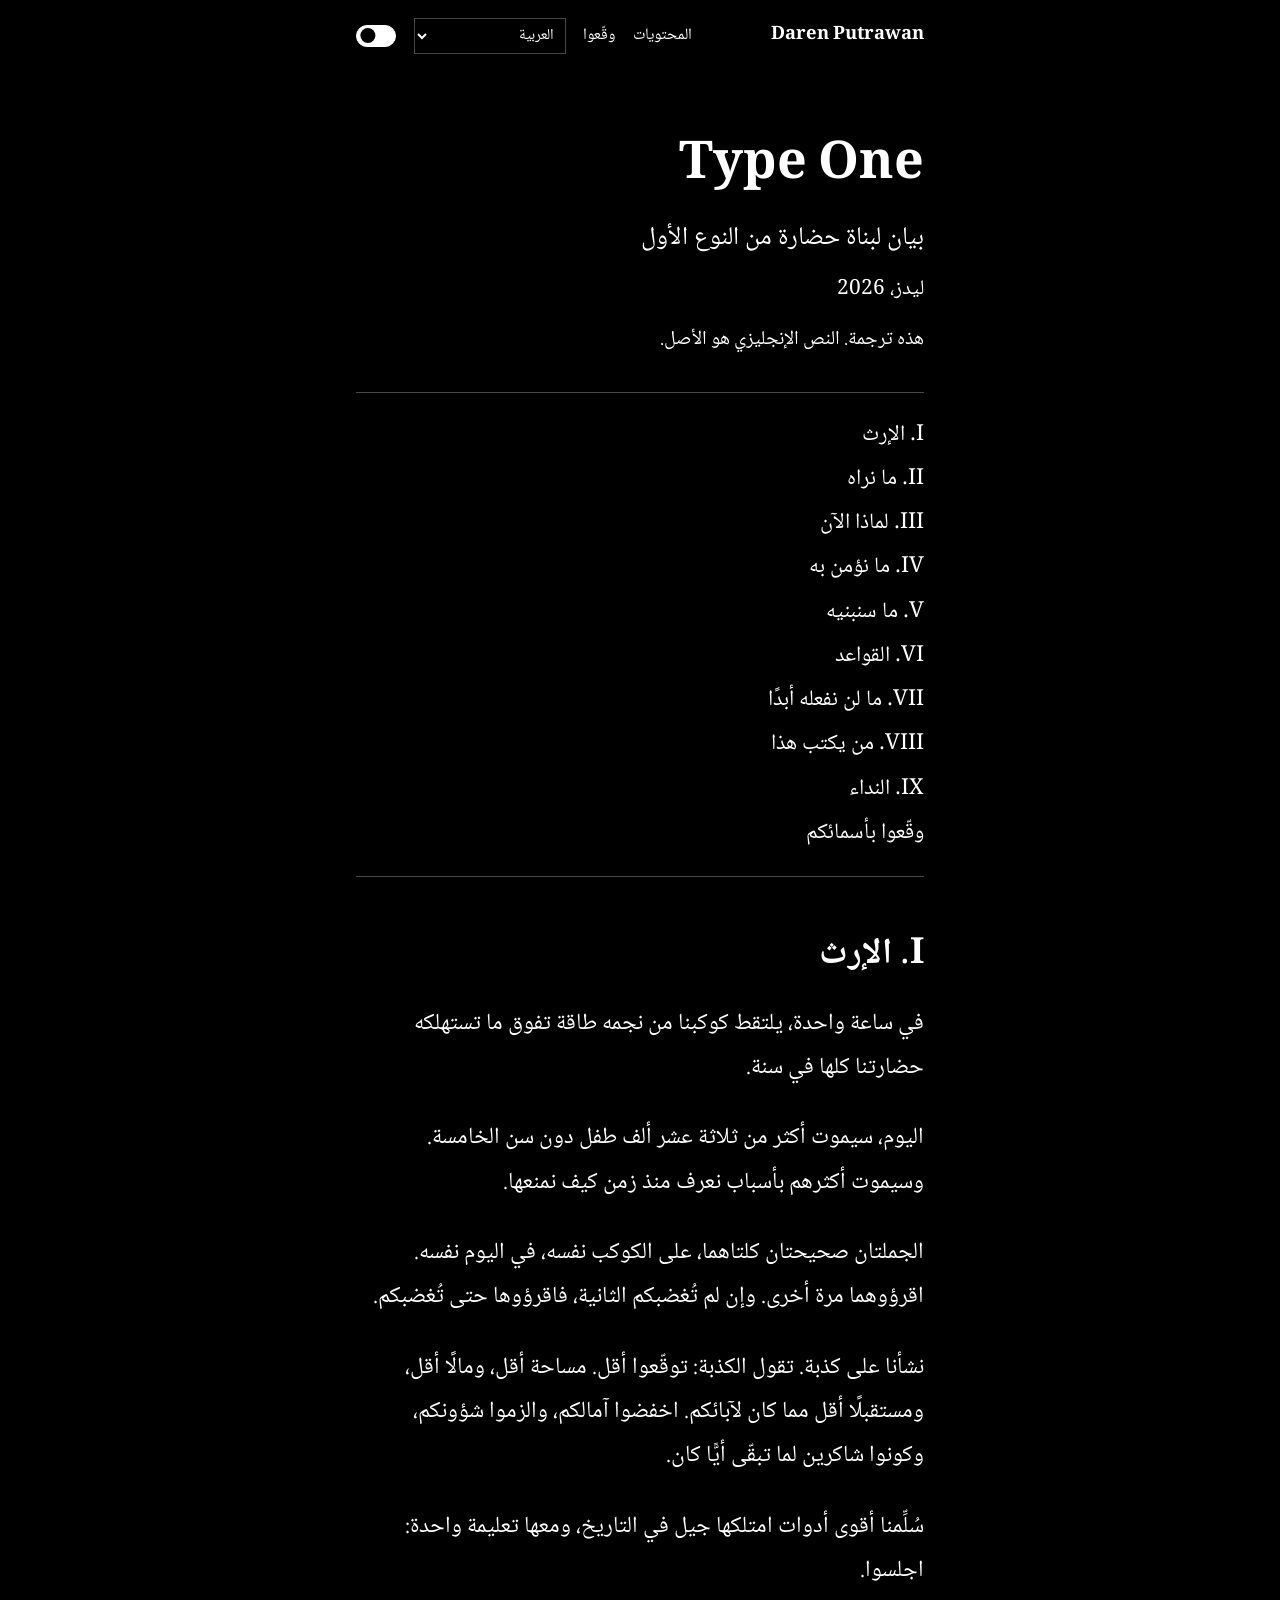
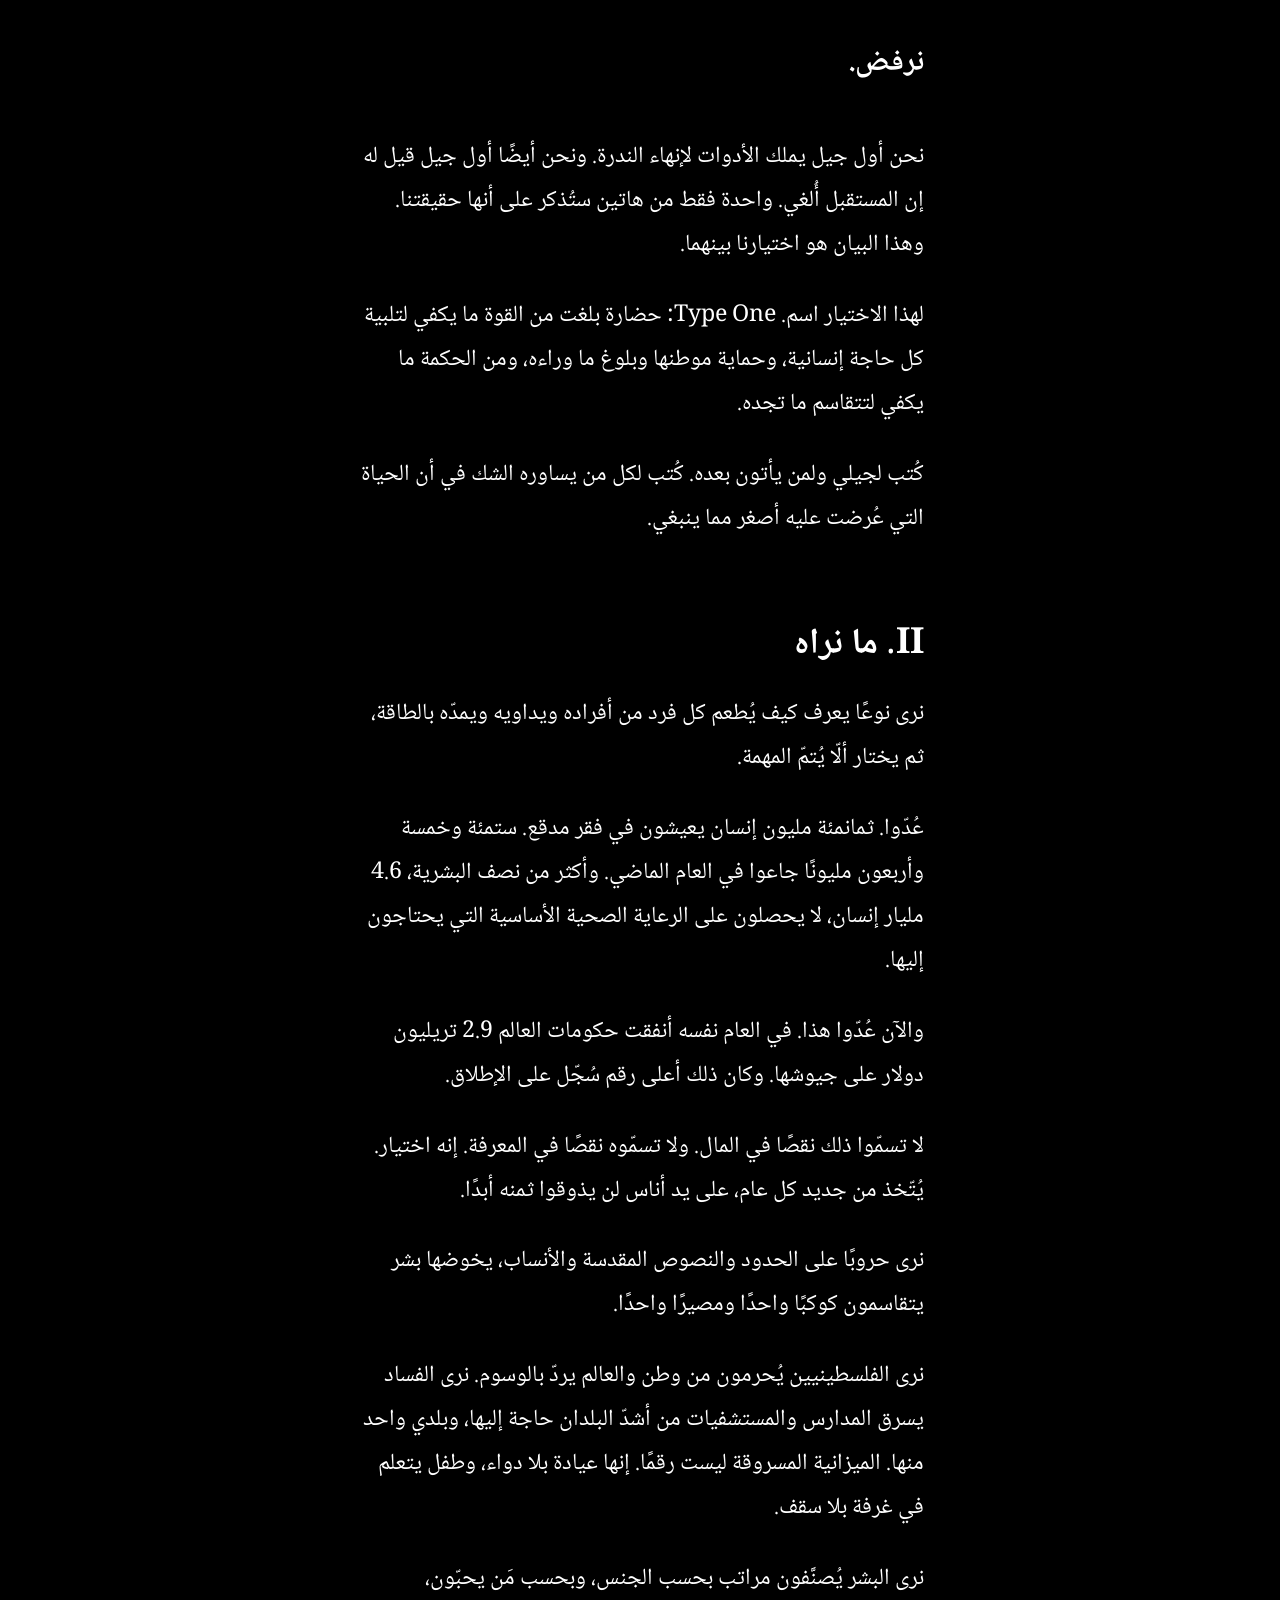
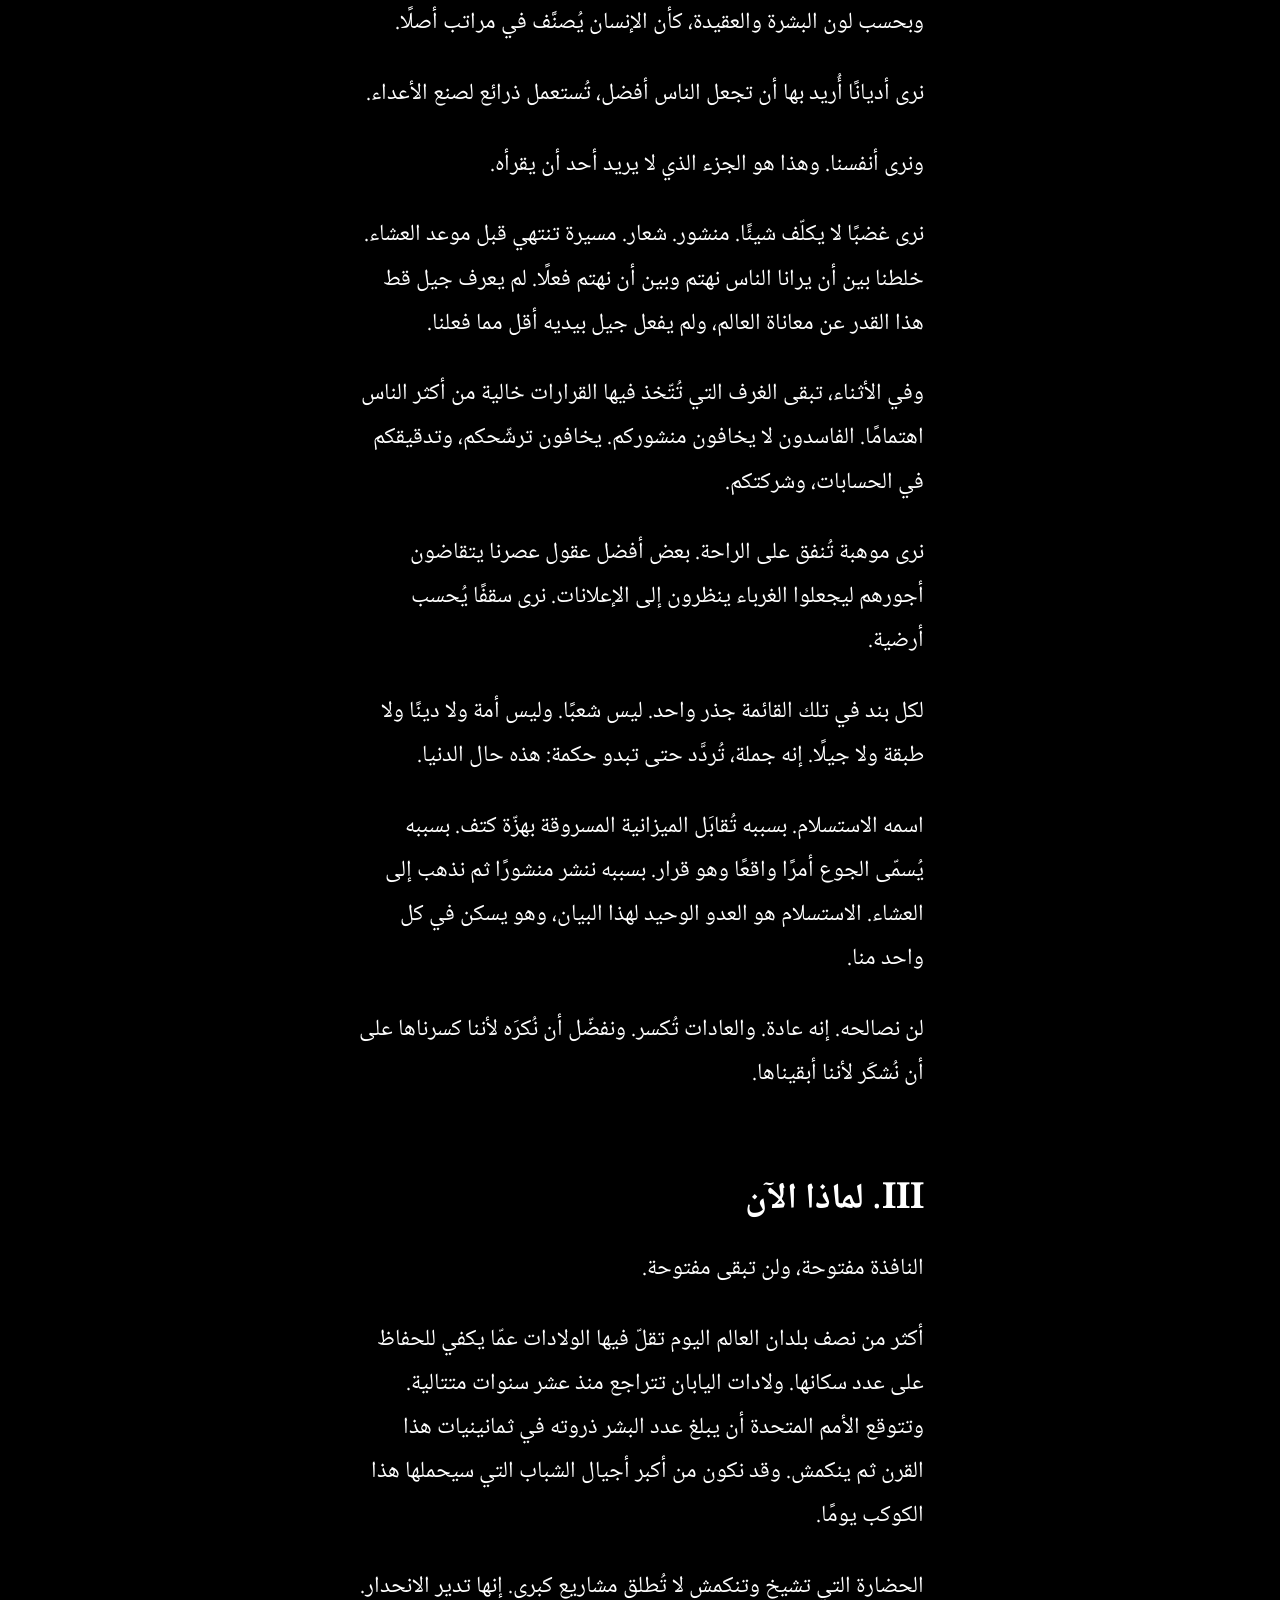
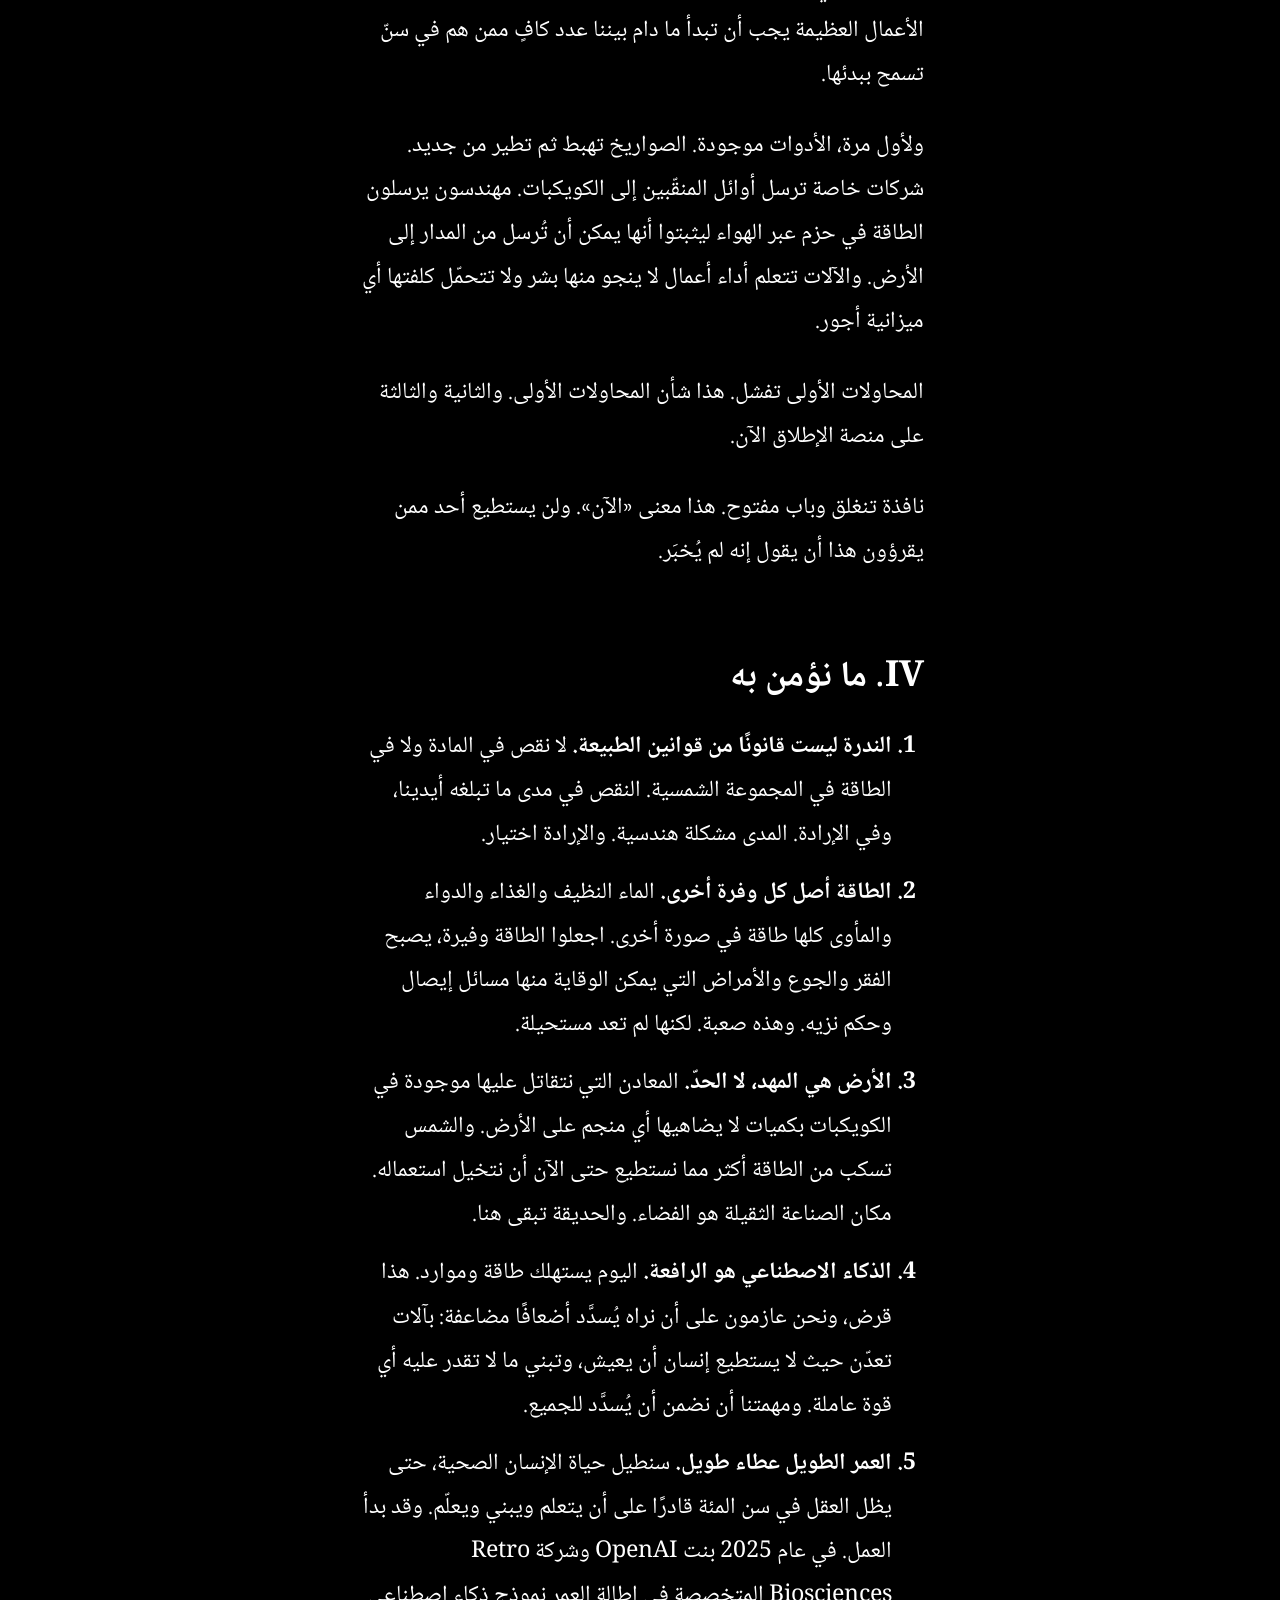
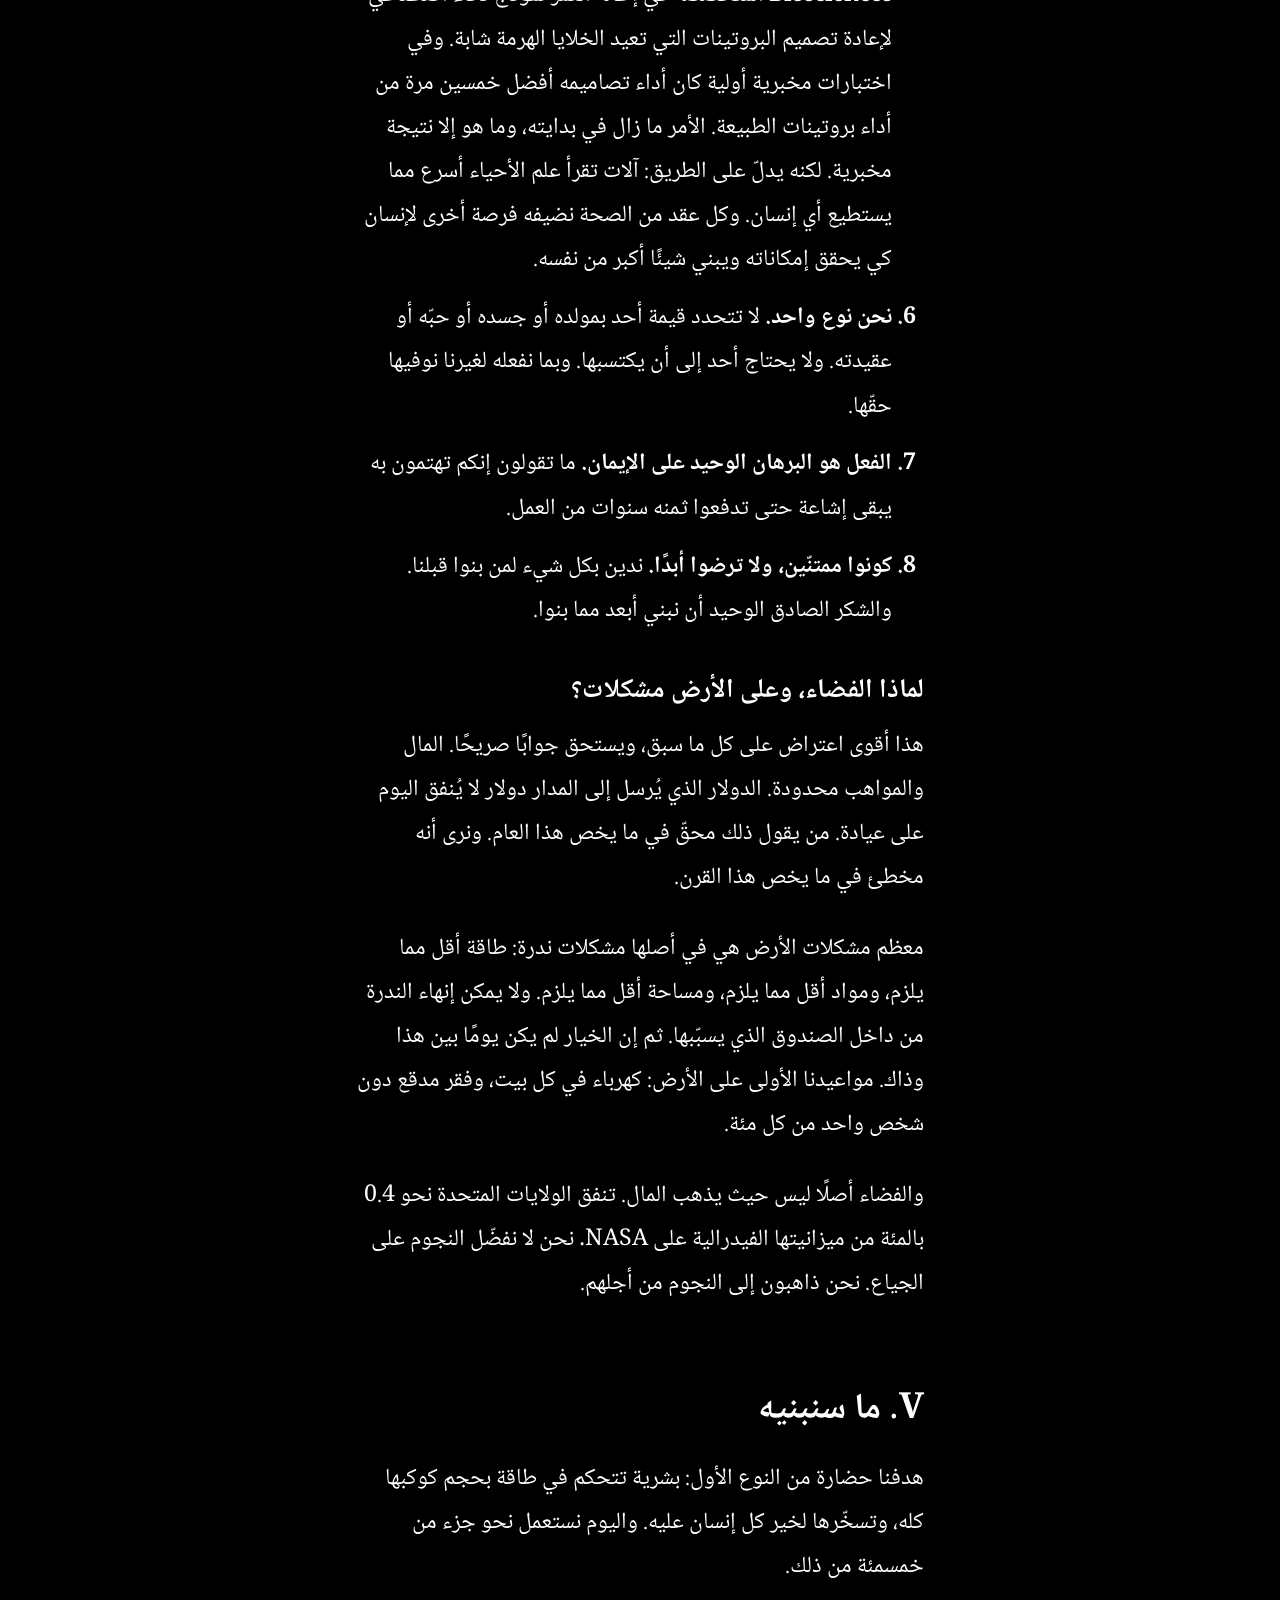
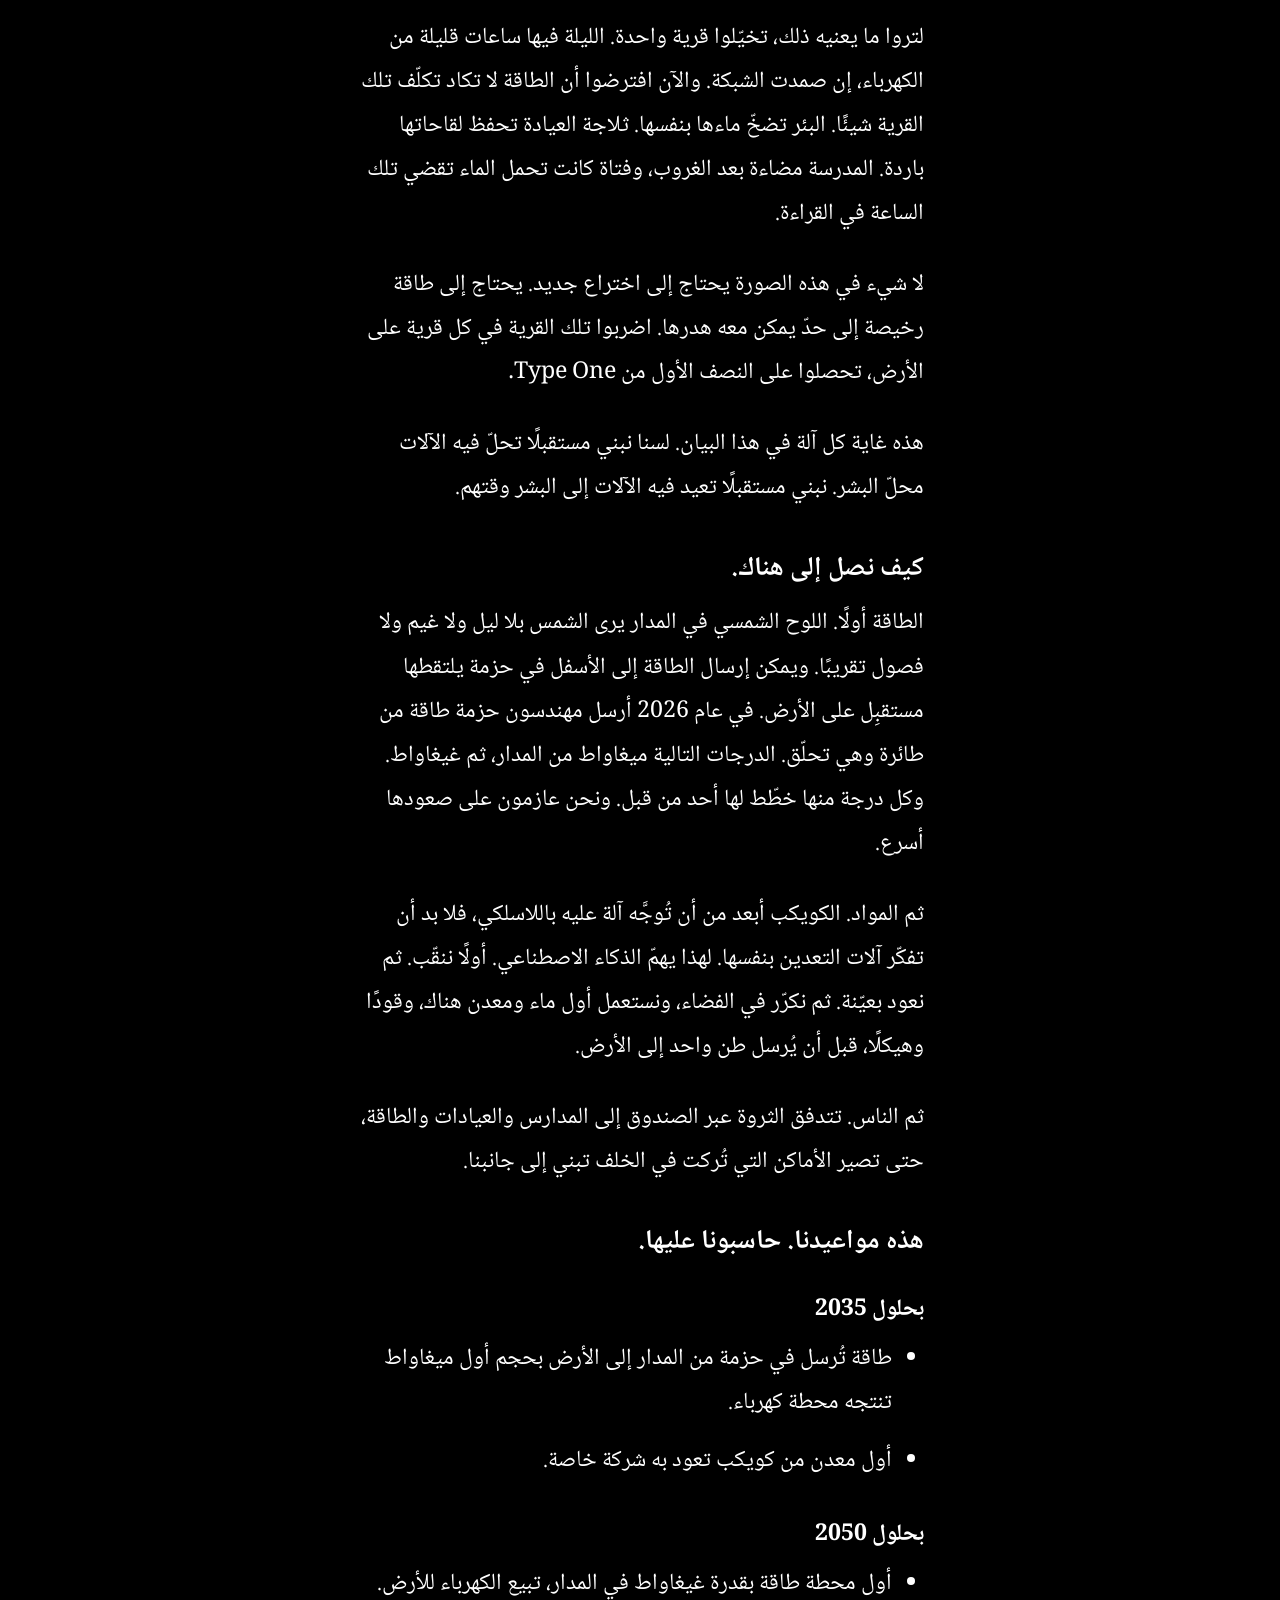
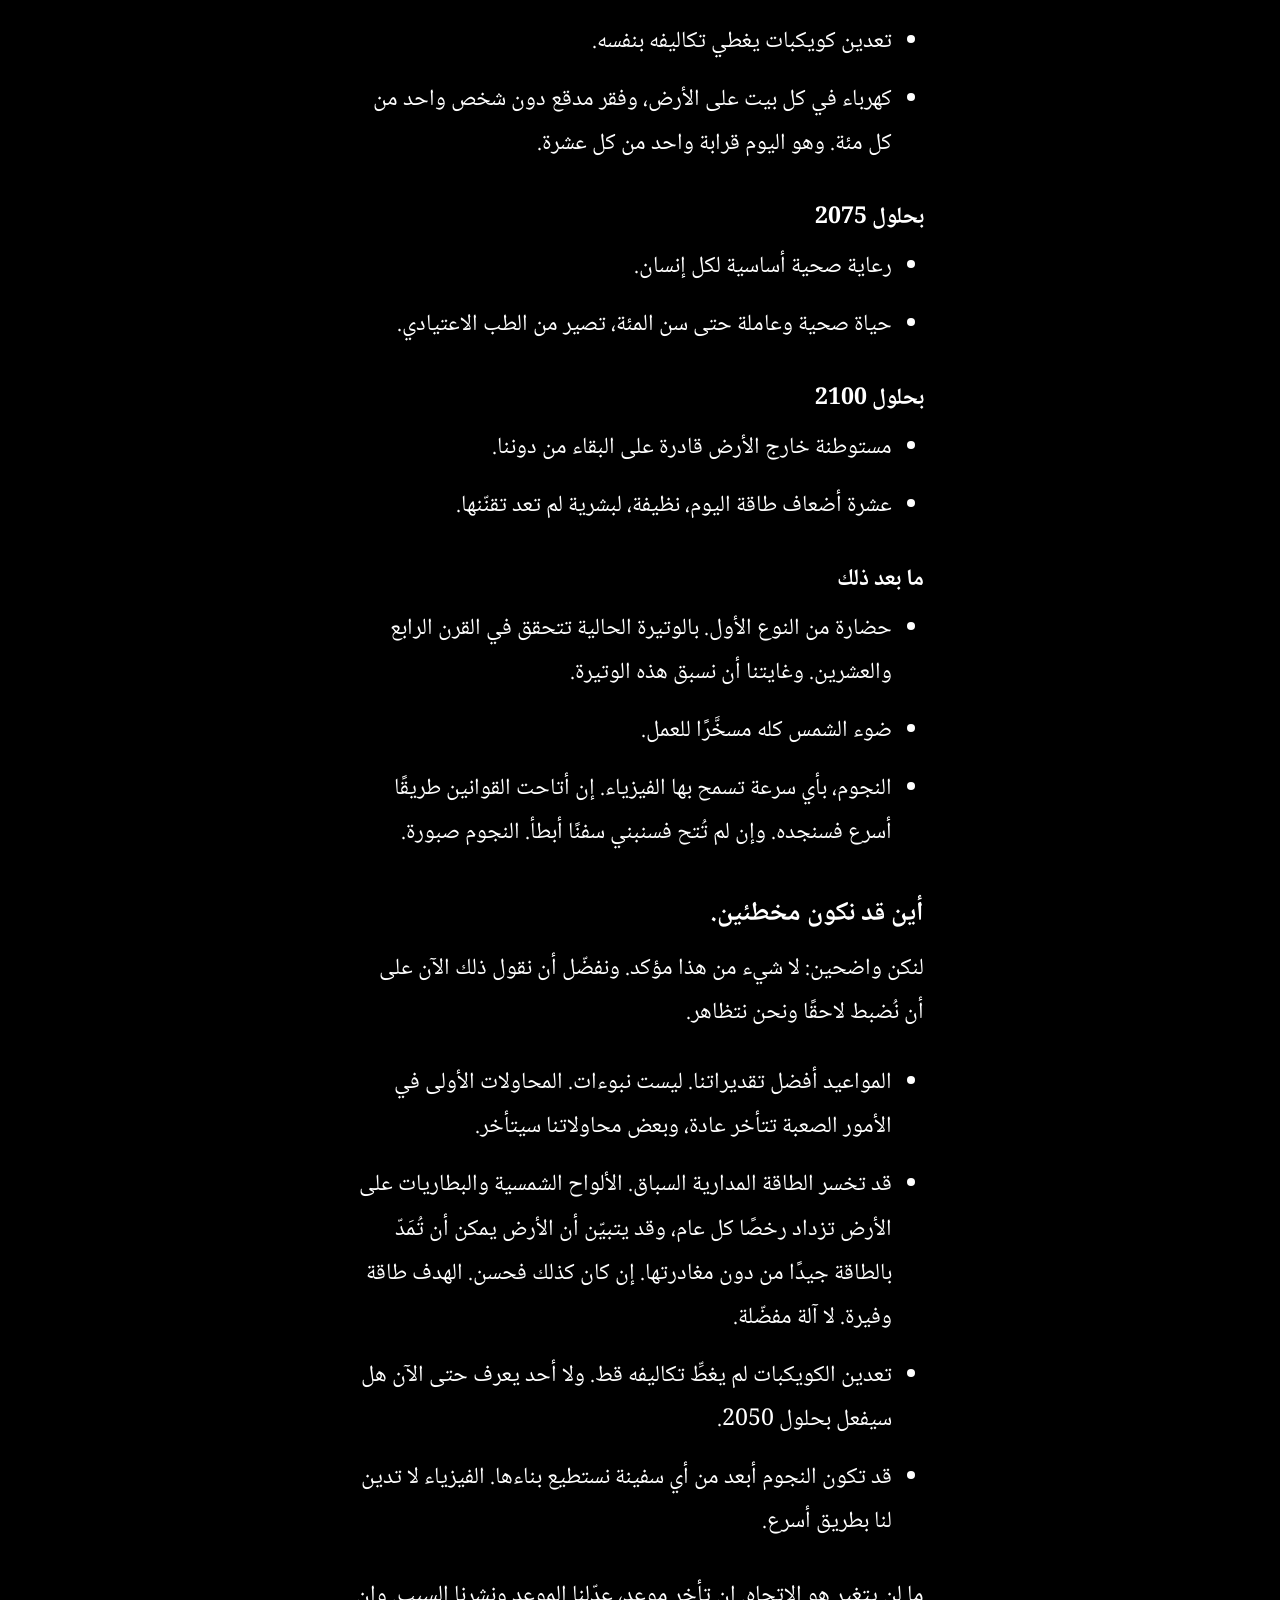
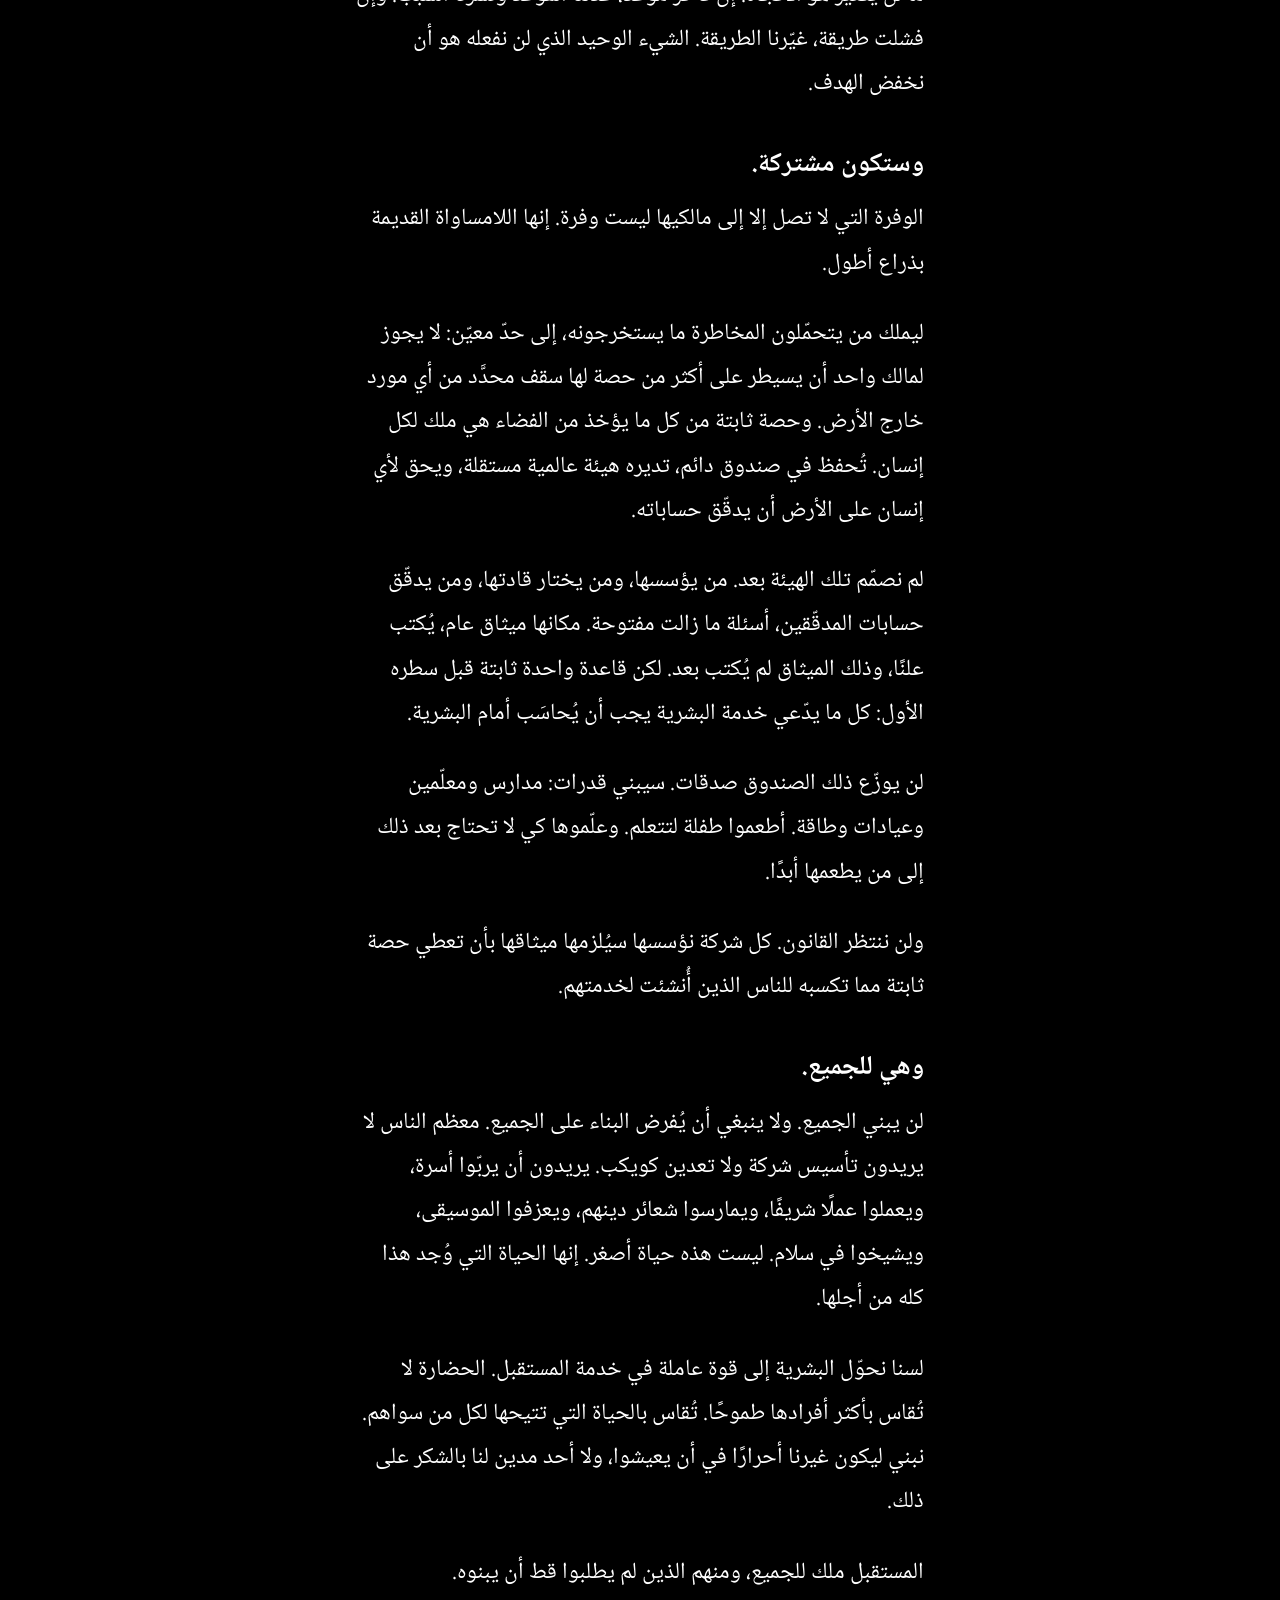
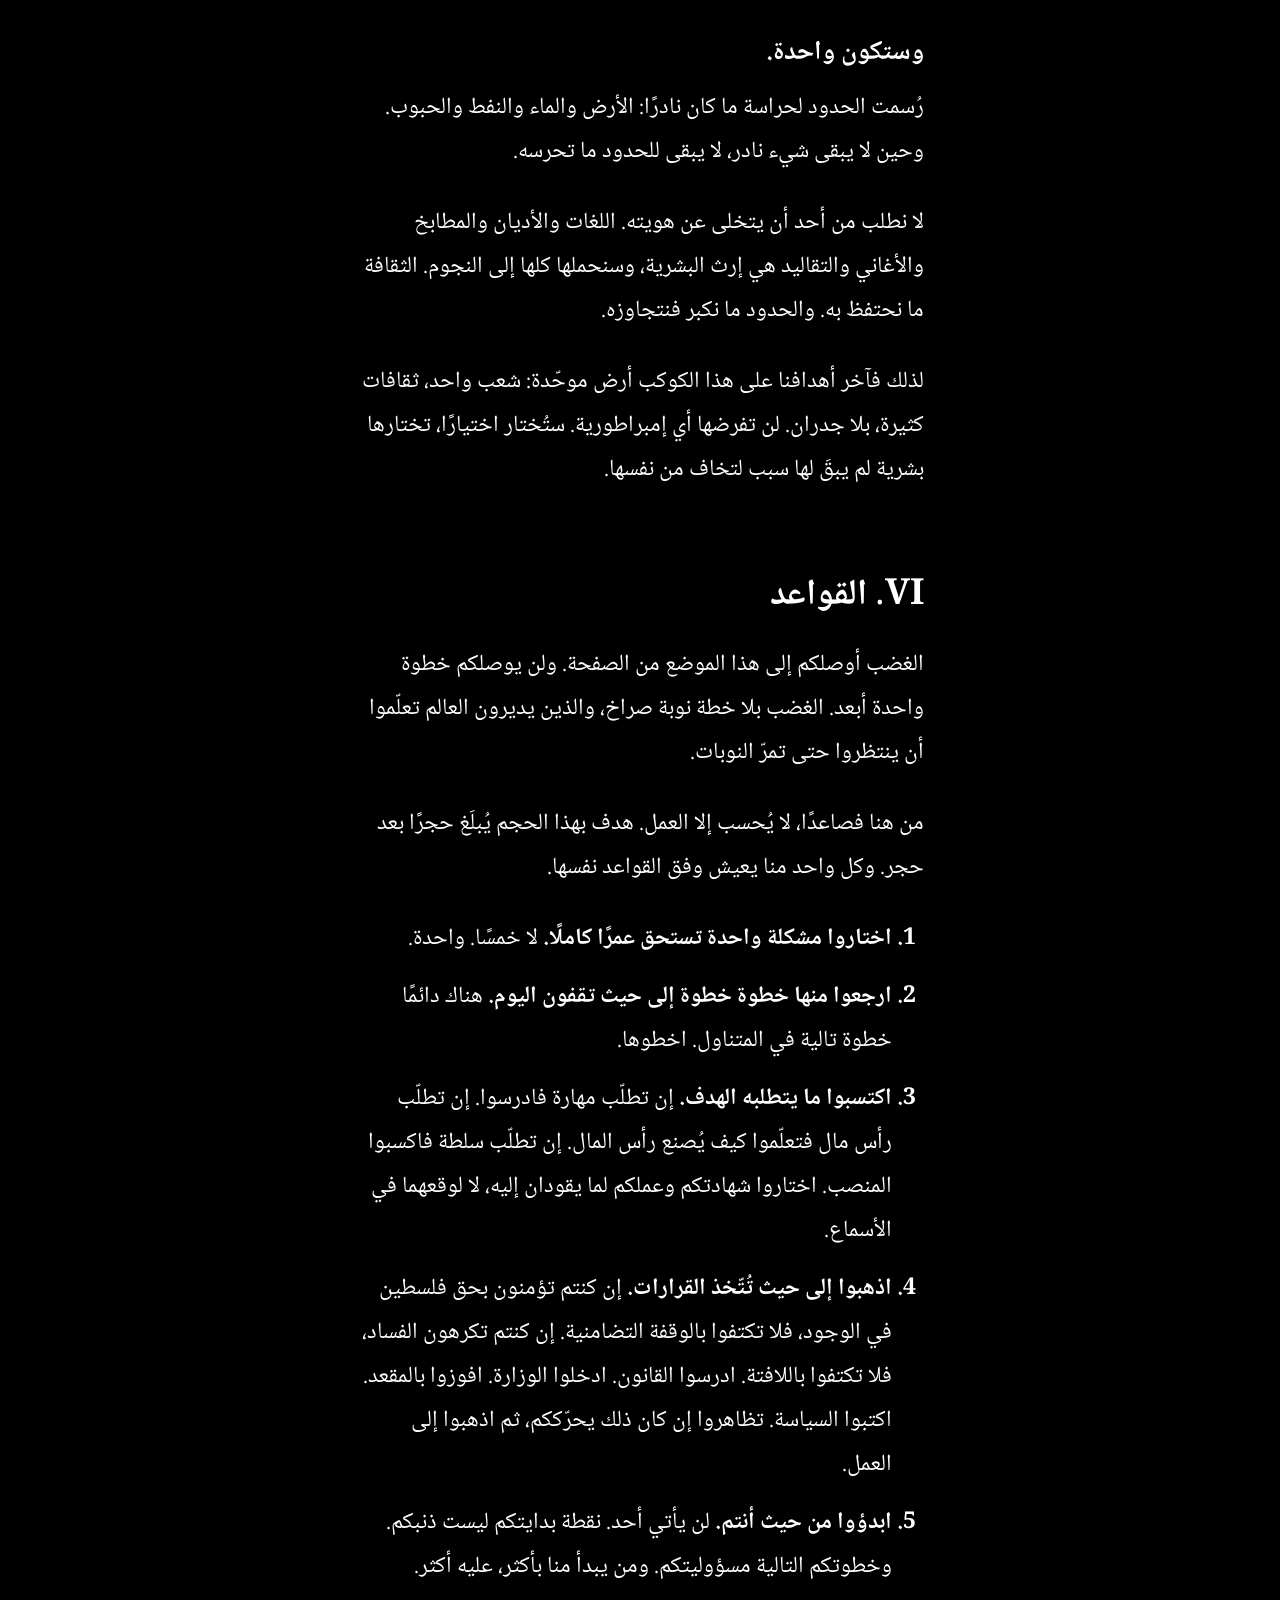
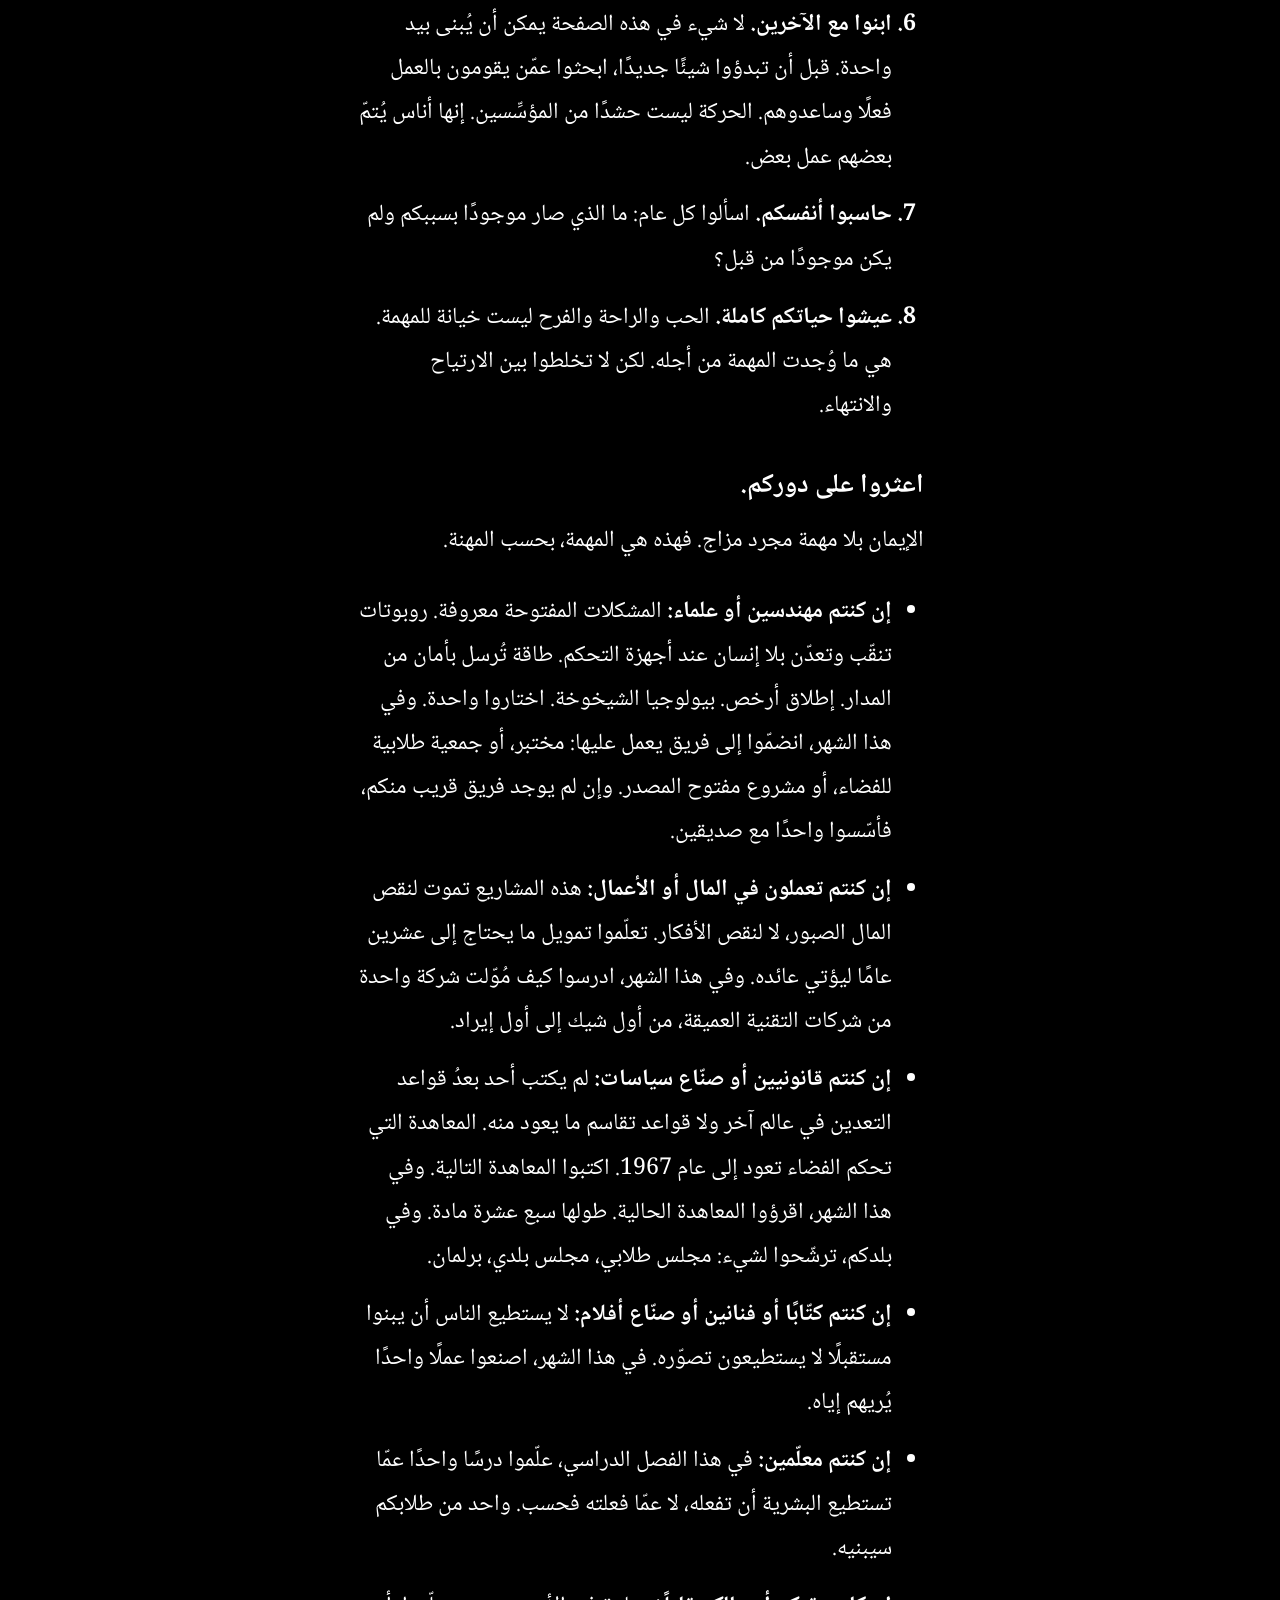
<file: ar/index.html>
<!doctype html>
<html lang="ar" dir="rtl" data-theme="dark">
<head>
<meta charset="utf-8">
<meta name="viewport" content="width=device-width, initial-scale=1">
<title>Type One — بيان للبناة</title>
<meta name="description" content="بيان لبناة حضارة من النوع الأول.">
<meta property="og:title" content="Type One">
<meta property="og:description" content="سُلِّمنا مستقبلًا ملغًى. ونحن عازمون على أن نبني مستقبلًا رغم ذلك.">
<link rel="alternate" hreflang="en" href="../"><link rel="alternate" hreflang="id" href="../id/"><link rel="alternate" hreflang="es" href="../es/"><link rel="alternate" hreflang="fr" href="../fr/"><link rel="alternate" hreflang="pt" href="../pt/"><link rel="alternate" hreflang="zh" href="../zh/"><link rel="alternate" hreflang="ar" href="../ar/"><link rel="alternate" hreflang="hi" href="../hi/">
<script>try{var t=localStorage.getItem('type-one-theme');if(t)document.documentElement.dataset.theme=t}catch(e){}</script>
<link rel="preconnect" href="https://fonts.googleapis.com">
<link rel="preconnect" href="https://fonts.gstatic.com" crossorigin>
<link href="https://fonts.googleapis.com/css2?family=Newsreader:ital,opsz,wght@0,6..72,400..700;1,6..72,400..700&display=swap" rel="stylesheet">
<link rel="stylesheet" href="../styles.css">
<link href="https://fonts.googleapis.com/css2?family=Noto+Naskh+Arabic:wght@400;700&display=swap" rel="stylesheet"><style>:root{--serif:"Noto Naskh Arabic","Newsreader",serif}</style>
</head>
<body>
<a class="skip" href="#part-1">الانتقال إلى البيان</a>
<header class="top">
  <a class="site" href="#top">Daren Putrawan</a>
  <div class="top-right">
    <a class="hide-s" href="#contents">المحتويات</a>
    <a href="#sign">وقّعوا</a>
    <select id="lang" aria-label="اللغة"><option value="../" lang="en">English</option><option value="../id/" lang="id">Bahasa Indonesia</option><option value="../es/" lang="es">Español</option><option value="../fr/" lang="fr">Français</option><option value="../pt/" lang="pt">Português</option><option value="../zh/" lang="zh">中文</option><option value="../ar/" selected lang="ar">العربية</option><option value="../hi/" lang="hi">हिन्दी</option></select>
    <button id="theme" type="button" role="switch" aria-checked="true" aria-label="الوضع الداكن"><span></span></button>
  </div>
</header>

<main id="top">
<div class="title">
  <h1>Type One</h1>
  <p class="subtitle">بيان لبناة حضارة من النوع الأول</p>
  <p class="byline">ليدز، 2026</p>
  <p class="trnote">هذه ترجمة. النص الإنجليزي هو الأصل.</p>
</div>

<nav id="contents" aria-label="المحتويات">
  <ol><li><a href="#part-1">I. الإرث</a></li><li><a href="#part-2">II. ما نراه</a></li><li><a href="#part-3">III. لماذا الآن</a></li><li><a href="#part-4">IV. ما نؤمن به</a></li><li><a href="#part-5">V. ما سنبنيه</a></li><li><a href="#part-6">VI. القواعد</a></li><li><a href="#part-7">VII. ما لن نفعله أبدًا</a></li><li><a href="#part-8">VIII. من يكتب هذا</a></li><li><a href="#part-9">IX. النداء</a></li><li><a href="#sign">وقّعوا بأسمائكم</a></li></ol>
</nav>

<section id="part-1"><h2><span class="num">I.</span> الإرث</h2>
<p>في ساعة واحدة، يلتقط كوكبنا من نجمه طاقة تفوق ما تستهلكه حضارتنا كلها في سنة.</p>
<p>اليوم، سيموت أكثر من ثلاثة عشر ألف طفل دون سن الخامسة. وسيموت أكثرهم بأسباب نعرف منذ زمن كيف نمنعها.</p>
<p>الجملتان صحيحتان كلتاهما، على الكوكب نفسه، في اليوم نفسه. اقرؤوهما مرة أخرى. وإن لم تُغضبكم الثانية، فاقرؤوها حتى تُغضبكم.</p>
<p>نشأنا على كذبة. تقول الكذبة: توقّعوا أقل. مساحة أقل، ومالًا أقل، ومستقبلًا أقل مما كان لآبائكم. اخفضوا آمالكم، والزموا شؤونكم، وكونوا شاكرين لما تبقّى أيًّا كان.</p>
<p>سُلِّمنا أقوى أدوات امتلكها جيل في التاريخ، ومعها تعليمة واحدة: اجلسوا.</p>
<p class="shout">نرفض.</p>
<p>نحن أول جيل يملك الأدوات لإنهاء الندرة. ونحن أيضًا أول جيل قيل له إن المستقبل أُلغي. واحدة فقط من هاتين ستُذكر على أنها حقيقتنا. وهذا البيان هو اختيارنا بينهما.</p>
<p>لهذا الاختيار اسم. Type One: حضارة بلغت من القوة ما يكفي لتلبية كل حاجة إنسانية، وحماية موطنها وبلوغ ما وراءه، ومن الحكمة ما يكفي لتتقاسم ما تجده.</p>
<p>كُتب لجيلي ولمن يأتون بعده. كُتب لكل من يساوره الشك في أن الحياة التي عُرضت عليه أصغر مما ينبغي.</p>
</section>
<section id="part-2"><h2><span class="num">II.</span> ما نراه</h2>
<p>نرى نوعًا يعرف كيف يُطعم كل فرد من أفراده ويداويه ويمدّه بالطاقة، ثم يختار ألّا يُتمّ المهمة.</p>
<p>عُدّوا. ثمانمئة مليون إنسان يعيشون في فقر مدقع. ستمئة وخمسة وأربعون مليونًا جاعوا في العام الماضي. وأكثر من نصف البشرية، 4.6 مليار إنسان، لا يحصلون على الرعاية الصحية الأساسية التي يحتاجون إليها.</p>
<p>والآن عُدّوا هذا. في العام نفسه أنفقت حكومات العالم 2.9 تريليون دولار على جيوشها. وكان ذلك أعلى رقم سُجّل على الإطلاق.</p>
<p>لا تسمّوا ذلك نقصًا في المال. ولا تسمّوه نقصًا في المعرفة. إنه اختيار. يُتّخذ من جديد كل عام، على يد أناس لن يذوقوا ثمنه أبدًا.</p>
<p>نرى حروبًا على الحدود والنصوص المقدسة والأنساب، يخوضها بشر يتقاسمون كوكبًا واحدًا ومصيرًا واحدًا.</p>
<p>نرى الفلسطينيين يُحرمون من وطن والعالم يردّ بالوسوم. نرى الفساد يسرق المدارس والمستشفيات من أشدّ البلدان حاجة إليها، وبلدي واحد منها. الميزانية المسروقة ليست رقمًا. إنها عيادة بلا دواء، وطفل يتعلم في غرفة بلا سقف.</p>
<p>نرى البشر يُصنَّفون مراتب بحسب الجنس، وبحسب مَن يحبّون، وبحسب لون البشرة والعقيدة، كأن الإنسان يُصنَّف في مراتب أصلًا.</p>
<p>نرى أديانًا أُريد بها أن تجعل الناس أفضل، تُستعمل ذرائع لصنع الأعداء.</p>
<p>ونرى أنفسنا. وهذا هو الجزء الذي لا يريد أحد أن يقرأه.</p>
<p>نرى غضبًا لا يكلّف شيئًا. منشور. شعار. مسيرة تنتهي قبل موعد العشاء. خلطنا بين أن يرانا الناس نهتم وبين أن نهتم فعلًا. لم يعرف جيل قط هذا القدر عن معاناة العالم، ولم يفعل جيل بيديه أقل مما فعلنا.</p>
<p>وفي الأثناء، تبقى الغرف التي تُتّخذ فيها القرارات خالية من أكثر الناس اهتمامًا. الفاسدون لا يخافون منشوركم. يخافون ترشّحكم، وتدقيقكم في الحسابات، وشركتكم.</p>
<p>نرى موهبة تُنفق على الراحة. بعض أفضل عقول عصرنا يتقاضون أجورهم ليجعلوا الغرباء ينظرون إلى الإعلانات. نرى سقفًا يُحسب أرضية.</p>
<p>لكل بند في تلك القائمة جذر واحد. ليس شعبًا. وليس أمة ولا دينًا ولا طبقة ولا جيلًا. إنه جملة، تُردَّد حتى تبدو حكمة: هذه حال الدنيا.</p>
<p>اسمه الاستسلام. بسببه تُقابَل الميزانية المسروقة بهزّة كتف. بسببه يُسمّى الجوع أمرًا واقعًا وهو قرار. بسببه ننشر منشورًا ثم نذهب إلى العشاء. الاستسلام هو العدو الوحيد لهذا البيان، وهو يسكن في كل واحد منا.</p>
<p>لن نصالحه. إنه عادة. والعادات تُكسر. ونفضّل أن نُكرَه لأننا كسرناها على أن نُشكَر لأننا أبقيناها.</p>
</section>
<section id="part-3"><h2><span class="num">III.</span> لماذا الآن</h2>
<p>النافذة مفتوحة، ولن تبقى مفتوحة.</p>
<p>أكثر من نصف بلدان العالم اليوم تقلّ فيها الولادات عمّا يكفي للحفاظ على عدد سكانها. ولادات اليابان تتراجع منذ عشر سنوات متتالية. وتتوقع الأمم المتحدة أن يبلغ عدد البشر ذروته في ثمانينيات هذا القرن ثم ينكمش. وقد نكون من أكبر أجيال الشباب التي سيحملها هذا الكوكب يومًا.</p>
<p>الحضارة التي تشيخ وتنكمش لا تُطلق مشاريع كبرى. إنها تدير الانحدار. الأعمال العظيمة يجب أن تبدأ ما دام بيننا عدد كافٍ ممن هم في سنّ تسمح ببدئها.</p>
<p>ولأول مرة، الأدوات موجودة. الصواريخ تهبط ثم تطير من جديد. شركات خاصة ترسل أوائل المنقّبين إلى الكويكبات. مهندسون يرسلون الطاقة في حزم عبر الهواء ليثبتوا أنها يمكن أن تُرسل من المدار إلى الأرض. والآلات تتعلم أداء أعمال لا ينجو منها بشر ولا تتحمّل كلفتها أي ميزانية أجور.</p>
<p>المحاولات الأولى تفشل. هذا شأن المحاولات الأولى. والثانية والثالثة على منصة الإطلاق الآن.</p>
<p>نافذة تنغلق وباب مفتوح. هذا معنى «الآن». ولن يستطيع أحد ممن يقرؤون هذا أن يقول إنه لم يُخبَر.</p>
</section>
<section id="part-4"><h2><span class="num">IV.</span> ما نؤمن به</h2>
<ol><li><strong>الندرة ليست قانونًا من قوانين الطبيعة.</strong> لا نقص في المادة ولا في الطاقة في المجموعة الشمسية. النقص في مدى ما تبلغه أيدينا، وفي الإرادة. المدى مشكلة هندسية. والإرادة اختيار.</li><li><strong>الطاقة أصل كل وفرة أخرى.</strong> الماء النظيف والغذاء والدواء والمأوى كلها طاقة في صورة أخرى. اجعلوا الطاقة وفيرة، يصبح الفقر والجوع والأمراض التي يمكن الوقاية منها مسائل إيصال وحكم نزيه. وهذه صعبة. لكنها لم تعد مستحيلة.</li><li><strong>الأرض هي المهد، لا الحدّ.</strong> المعادن التي نتقاتل عليها موجودة في الكويكبات بكميات لا يضاهيها أي منجم على الأرض. والشمس تسكب من الطاقة أكثر مما نستطيع حتى الآن أن نتخيل استعماله. مكان الصناعة الثقيلة هو الفضاء. والحديقة تبقى هنا.</li><li><strong>الذكاء الاصطناعي هو الرافعة.</strong> اليوم يستهلك طاقة وموارد. هذا قرض، ونحن عازمون على أن نراه يُسدَّد أضعافًا مضاعفة: بآلات تعدّن حيث لا يستطيع إنسان أن يعيش، وتبني ما لا تقدر عليه أي قوة عاملة. ومهمتنا أن نضمن أن يُسدَّد للجميع.</li><li><strong>العمر الطويل عطاء طويل.</strong> سنطيل حياة الإنسان الصحية، حتى يظل العقل في سن المئة قادرًا على أن يتعلم ويبني ويعلّم. وقد بدأ العمل. في عام 2025 بنت OpenAI وشركة Retro Biosciences المتخصصة في إطالة العمر نموذج ذكاء اصطناعي لإعادة تصميم البروتينات التي تعيد الخلايا الهرمة شابة. وفي اختبارات مخبرية أولية كان أداء تصاميمه أفضل خمسين مرة من أداء بروتينات الطبيعة. الأمر ما زال في بدايته، وما هو إلا نتيجة مخبرية. لكنه يدلّ على الطريق: آلات تقرأ علم الأحياء أسرع مما يستطيع أي إنسان. وكل عقد من الصحة نضيفه فرصة أخرى لإنسان كي يحقق إمكاناته ويبني شيئًا أكبر من نفسه.</li><li><strong>نحن نوع واحد.</strong> لا تتحدد قيمة أحد بمولده أو جسده أو حبّه أو عقيدته. ولا يحتاج أحد إلى أن يكتسبها. وبما نفعله لغيرنا نوفيها حقّها.</li><li><strong>الفعل هو البرهان الوحيد على الإيمان.</strong> ما تقولون إنكم تهتمون به يبقى إشاعة حتى تدفعوا ثمنه سنوات من العمل.</li><li><strong>كونوا ممتنّين، ولا ترضوا أبدًا.</strong> ندين بكل شيء لمن بنوا قبلنا. والشكر الصادق الوحيد أن نبني أبعد مما بنوا.</li></ol>
<h3><strong>لماذا الفضاء، وعلى الأرض مشكلات؟</strong></h3>
<p>هذا أقوى اعتراض على كل ما سبق، ويستحق جوابًا صريحًا. المال والمواهب محدودة. الدولار الذي يُرسل إلى المدار دولار لا يُنفق اليوم على عيادة. من يقول ذلك محقّ في ما يخص هذا العام. ونرى أنه مخطئ في ما يخص هذا القرن.</p>
<p>معظم مشكلات الأرض هي في أصلها مشكلات ندرة: طاقة أقل مما يلزم، ومواد أقل مما يلزم، ومساحة أقل مما يلزم. ولا يمكن إنهاء الندرة من داخل الصندوق الذي يسبّبها. ثم إن الخيار لم يكن يومًا بين هذا وذاك. مواعيدنا الأولى على الأرض: كهرباء في كل بيت، وفقر مدقع دون شخص واحد من كل مئة.</p>
<p>والفضاء أصلًا ليس حيث يذهب المال. تنفق الولايات المتحدة نحو 0.4 بالمئة من ميزانيتها الفيدرالية على NASA. نحن لا نفضّل النجوم على الجياع. نحن ذاهبون إلى النجوم من أجلهم.</p>
</section>
<section id="part-5"><h2><span class="num">V.</span> ما سنبنيه</h2>
<p>هدفنا حضارة من النوع الأول: بشرية تتحكم في طاقة بحجم كوكبها كله، وتسخّرها لخير كل إنسان عليه. واليوم نستعمل نحو جزء من خمسمئة من ذلك.</p>
<p>لتروا ما يعنيه ذلك، تخيّلوا قرية واحدة. الليلة فيها ساعات قليلة من الكهرباء، إن صمدت الشبكة. والآن افترضوا أن الطاقة لا تكاد تكلّف تلك القرية شيئًا. البئر تضخّ ماءها بنفسها. ثلاجة العيادة تحفظ لقاحاتها باردة. المدرسة مضاءة بعد الغروب، وفتاة كانت تحمل الماء تقضي تلك الساعة في القراءة.</p>
<p>لا شيء في هذه الصورة يحتاج إلى اختراع جديد. يحتاج إلى طاقة رخيصة إلى حدّ يمكن معه هدرها. اضربوا تلك القرية في كل قرية على الأرض، تحصلوا على النصف الأول من Type One.</p>
<p>هذه غاية كل آلة في هذا البيان. لسنا نبني مستقبلًا تحلّ فيه الآلات محلّ البشر. نبني مستقبلًا تعيد فيه الآلات إلى البشر وقتهم.</p>
<h3><strong>كيف نصل إلى هناك.</strong></h3>
<p>الطاقة أولًا. اللوح الشمسي في المدار يرى الشمس بلا ليل ولا غيم ولا فصول تقريبًا. ويمكن إرسال الطاقة إلى الأسفل في حزمة يلتقطها مستقبِل على الأرض. في عام 2026 أرسل مهندسون حزمة طاقة من طائرة وهي تحلّق. الدرجات التالية ميغاواط من المدار، ثم غيغاواط. وكل درجة منها خطّط لها أحد من قبل. ونحن عازمون على صعودها أسرع.</p>
<p>ثم المواد. الكويكب أبعد من أن تُوجَّه آلة عليه باللاسلكي، فلا بد أن تفكّر آلات التعدين بنفسها. لهذا يهمّ الذكاء الاصطناعي. أولًا ننقّب. ثم نعود بعيّنة. ثم نكرّر في الفضاء، ونستعمل أول ماء ومعدن هناك، وقودًا وهيكلًا، قبل أن يُرسل طن واحد إلى الأرض.</p>
<p>ثم الناس. تتدفق الثروة عبر الصندوق إلى المدارس والعيادات والطاقة، حتى تصير الأماكن التي تُركت في الخلف تبني إلى جانبنا.</p>
<h3>هذه مواعيدنا. حاسبونا عليها.</h3>
<h4>بحلول 2035</h4>
<ul><li>طاقة تُرسل في حزمة من المدار إلى الأرض بحجم أول ميغاواط تنتجه محطة كهرباء.</li><li>أول معدن من كويكب تعود به شركة خاصة.</li></ul>
<h4>بحلول 2050</h4>
<ul><li>أول محطة طاقة بقدرة غيغاواط في المدار، تبيع الكهرباء للأرض.</li><li>تعدين كويكبات يغطي تكاليفه بنفسه.</li><li>كهرباء في كل بيت على الأرض، وفقر مدقع دون شخص واحد من كل مئة. وهو اليوم قرابة واحد من كل عشرة.</li></ul>
<h4>بحلول 2075</h4>
<ul><li>رعاية صحية أساسية لكل إنسان.</li><li>حياة صحية وعاملة حتى سن المئة، تصير من الطب الاعتيادي.</li></ul>
<h4>بحلول 2100</h4>
<ul><li>مستوطنة خارج الأرض قادرة على البقاء من دوننا.</li><li>عشرة أضعاف طاقة اليوم، نظيفة، لبشرية لم تعد تقنّنها.</li></ul>
<h4>ما بعد ذلك</h4>
<ul><li>حضارة من النوع الأول. بالوتيرة الحالية تتحقق في القرن الرابع والعشرين. وغايتنا أن نسبق هذه الوتيرة.</li><li>ضوء الشمس كله مسخَّرًا للعمل.</li><li>النجوم، بأي سرعة تسمح بها الفيزياء. إن أتاحت القوانين طريقًا أسرع فسنجده. وإن لم تُتح فسنبني سفنًا أبطأ. النجوم صبورة.</li></ul>
<h3><strong>أين قد نكون مخطئين.</strong></h3>
<p>لنكن واضحين: لا شيء من هذا مؤكد. ونفضّل أن نقول ذلك الآن على أن نُضبط لاحقًا ونحن نتظاهر.</p>
<ul><li>المواعيد أفضل تقديراتنا. ليست نبوءات. المحاولات الأولى في الأمور الصعبة تتأخر عادة، وبعض محاولاتنا سيتأخر.</li><li>قد تخسر الطاقة المدارية السباق. الألواح الشمسية والبطاريات على الأرض تزداد رخصًا كل عام، وقد يتبيّن أن الأرض يمكن أن تُمَدّ بالطاقة جيدًا من دون مغادرتها. إن كان كذلك فحسن. الهدف طاقة وفيرة. لا آلة مفضّلة.</li><li>تعدين الكويكبات لم يغطِّ تكاليفه قط. ولا أحد يعرف حتى الآن هل سيفعل بحلول 2050.</li><li>قد تكون النجوم أبعد من أي سفينة نستطيع بناءها. الفيزياء لا تدين لنا بطريق أسرع.</li></ul>
<p>ما لن يتغير هو الاتجاه. إن تأخر موعد، عدّلنا الموعد ونشرنا السبب. وإن فشلت طريقة، غيّرنا الطريقة. الشيء الوحيد الذي لن نفعله هو أن نخفض الهدف.</p>
<h3><strong>وستكون مشتركة.</strong></h3>
<p>الوفرة التي لا تصل إلا إلى مالكيها ليست وفرة. إنها اللامساواة القديمة بذراع أطول.</p>
<p>ليملك من يتحمّلون المخاطرة ما يستخرجونه، إلى حدّ معيّن: لا يجوز لمالك واحد أن يسيطر على أكثر من حصة لها سقف محدَّد من أي مورد خارج الأرض. وحصة ثابتة من كل ما يؤخذ من الفضاء هي ملك لكل إنسان. تُحفظ في صندوق دائم، تديره هيئة عالمية مستقلة، ويحق لأي إنسان على الأرض أن يدقّق حساباته.</p>
<p>لم نصمّم تلك الهيئة بعد. من يؤسسها، ومن يختار قادتها، ومن يدقّق حسابات المدقّقين، أسئلة ما زالت مفتوحة. مكانها ميثاق عام، يُكتب علنًا، وذلك الميثاق لم يُكتب بعد. لكن قاعدة واحدة ثابتة قبل سطره الأول: كل ما يدّعي خدمة البشرية يجب أن يُحاسَب أمام البشرية.</p>
<p>لن يوزّع ذلك الصندوق صدقات. سيبني قدرات: مدارس ومعلّمين وعيادات وطاقة. أطعموا طفلة لتتعلم. وعلّموها كي لا تحتاج بعد ذلك إلى من يطعمها أبدًا.</p>
<p>ولن ننتظر القانون. كل شركة نؤسسها سيُلزمها ميثاقها بأن تعطي حصة ثابتة مما تكسبه للناس الذين أُنشئت لخدمتهم.</p>
<h3><strong>وهي للجميع.</strong></h3>
<p>لن يبني الجميع. ولا ينبغي أن يُفرض البناء على الجميع. معظم الناس لا يريدون تأسيس شركة ولا تعدين كويكب. يريدون أن يربّوا أسرة، ويعملوا عملًا شريفًا، ويمارسوا شعائر دينهم، ويعزفوا الموسيقى، ويشيخوا في سلام. ليست هذه حياة أصغر. إنها الحياة التي وُجد هذا كله من أجلها.</p>
<p>لسنا نحوّل البشرية إلى قوة عاملة في خدمة المستقبل. الحضارة لا تُقاس بأكثر أفرادها طموحًا. تُقاس بالحياة التي تتيحها لكل من سواهم. نبني ليكون غيرنا أحرارًا في أن يعيشوا، ولا أحد مدين لنا بالشكر على ذلك.</p>
<p>المستقبل ملك للجميع، ومنهم الذين لم يطلبوا قط أن يبنوه.</p>
<h3><strong>وستكون واحدة.</strong></h3>
<p>رُسمت الحدود لحراسة ما كان نادرًا: الأرض والماء والنفط والحبوب. وحين لا يبقى شيء نادر، لا يبقى للحدود ما تحرسه.</p>
<p>لا نطلب من أحد أن يتخلى عن هويته. اللغات والأديان والمطابخ والأغاني والتقاليد هي إرث البشرية، وسنحملها كلها إلى النجوم. الثقافة ما نحتفظ به. والحدود ما نكبر فنتجاوزه.</p>
<p>لذلك فآخر أهدافنا على هذا الكوكب أرض موحّدة: شعب واحد، ثقافات كثيرة، بلا جدران. لن تفرضها أي إمبراطورية. ستُختار اختيارًا، تختارها بشرية لم يبقَ لها سبب لتخاف من نفسها.</p>
</section>
<section id="part-6"><h2><span class="num">VI.</span> القواعد</h2>
<p>الغضب أوصلكم إلى هذا الموضع من الصفحة. ولن يوصلكم خطوة واحدة أبعد. الغضب بلا خطة نوبة صراخ، والذين يديرون العالم تعلّموا أن ينتظروا حتى تمرّ النوبات.</p>
<p>من هنا فصاعدًا، لا يُحسب إلا العمل. هدف بهذا الحجم يُبلَغ حجرًا بعد حجر. وكل واحد منا يعيش وفق القواعد نفسها.</p>
<ol><li><strong>اختاروا مشكلة واحدة تستحق عمرًا كاملًا.</strong> لا خمسًا. واحدة.</li><li><strong>ارجعوا منها خطوة خطوة إلى حيث تقفون اليوم.</strong> هناك دائمًا خطوة تالية في المتناول. اخطوها.</li><li><strong>اكتسبوا ما يتطلبه الهدف.</strong> إن تطلّب مهارة فادرسوا. إن تطلّب رأس مال فتعلّموا كيف يُصنع رأس المال. إن تطلّب سلطة فاكسبوا المنصب. اختاروا شهادتكم وعملكم لما يقودان إليه، لا لوقعهما في الأسماع.</li><li><strong>اذهبوا إلى حيث تُتّخذ القرارات.</strong> إن كنتم تؤمنون بحق فلسطين في الوجود، فلا تكتفوا بالوقفة التضامنية. إن كنتم تكرهون الفساد، فلا تكتفوا باللافتة. ادرسوا القانون. ادخلوا الوزارة. افوزوا بالمقعد. اكتبوا السياسة. تظاهروا إن كان ذلك يحرّككم، ثم اذهبوا إلى العمل.</li><li><strong>ابدؤوا من حيث أنتم.</strong> لن يأتي أحد. نقطة بدايتكم ليست ذنبكم. وخطوتكم التالية مسؤوليتكم. ومن يبدأ منا بأكثر، عليه أكثر.</li><li><strong>ابنوا مع الآخرين.</strong> لا شيء في هذه الصفحة يمكن أن يُبنى بيد واحدة. قبل أن تبدؤوا شيئًا جديدًا، ابحثوا عمّن يقومون بالعمل فعلًا وساعدوهم. الحركة ليست حشدًا من المؤسِّسين. إنها أناس يُتمّ بعضهم عمل بعض.</li><li><strong>حاسبوا أنفسكم.</strong> اسألوا كل عام: ما الذي صار موجودًا بسببكم ولم يكن موجودًا من قبل؟</li><li><strong>عيشوا حياتكم كاملة.</strong> الحب والراحة والفرح ليست خيانة للمهمة. هي ما وُجدت المهمة من أجله. لكن لا تخلطوا بين الارتياح والانتهاء.</li></ol>
<h3><strong>اعثروا على دوركم.</strong></h3>
<p>الإيمان بلا مهمة مجرد مزاج. فهذه هي المهمة، بحسب المهنة.</p>
<ul><li><strong>إن كنتم مهندسين أو علماء:</strong> المشكلات المفتوحة معروفة. روبوتات تنقّب وتعدّن بلا إنسان عند أجهزة التحكم. طاقة تُرسل بأمان من المدار. إطلاق أرخص. بيولوجيا الشيخوخة. اختاروا واحدة. وفي هذا الشهر، انضمّوا إلى فريق يعمل عليها: مختبر، أو جمعية طلابية للفضاء، أو مشروع مفتوح المصدر. وإن لم يوجد فريق قريب منكم، فأسّسوا واحدًا مع صديقين.</li><li><strong>إن كنتم تعملون في المال أو الأعمال:</strong> هذه المشاريع تموت لنقص المال الصبور، لا لنقص الأفكار. تعلّموا تمويل ما يحتاج إلى عشرين عامًا ليؤتي عائده. وفي هذا الشهر، ادرسوا كيف مُوّلت شركة واحدة من شركات التقنية العميقة، من أول شيك إلى أول إيراد.</li><li><strong>إن كنتم قانونيين أو صنّاع سياسات:</strong> لم يكتب أحد بعدُ قواعد التعدين في عالم آخر ولا قواعد تقاسم ما يعود منه. المعاهدة التي تحكم الفضاء تعود إلى عام 1967. اكتبوا المعاهدة التالية. وفي هذا الشهر، اقرؤوا المعاهدة الحالية. طولها سبع عشرة مادة. وفي بلدكم، ترشّحوا لشيء: مجلس طلابي، مجلس بلدي، برلمان.</li><li><strong>إن كنتم كتّابًا أو فنانين أو صنّاع أفلام:</strong> لا يستطيع الناس أن يبنوا مستقبلًا لا يستطيعون تصوّره. في هذا الشهر، اصنعوا عملًا واحدًا يُريهم إياه.</li><li><strong>إن كنتم معلّمين:</strong> في هذا الفصل الدراسي، علّموا درسًا واحدًا عمّا تستطيع البشرية أن تفعله، لا عمّا فعلته فحسب. واحد من طلابكم سيبنيه.</li><li><strong>إن كان وقتكم أو مالكم قليلًا:</strong> ساعة في الأسبوع حجر. علّموا، أو أرشدوا، أو عرّفوا شخصين ينبغي أن يلتقيا، أو احملوا جزءًا من حِمل أحدهم ليتمكن من البناء. الحضارة تبنيها ملايين الأيدي، وأكثرها لا يُذكر له اسم أبدًا.</li><li><strong>إن لم تكونوا أيًّا من هؤلاء:</strong> فأنتم مع ذلك ناخبون وزبائن وآباء وأمهات وأصدقاء. صوّتوا للبناة. اشتروا من البناة. ربّوا بناة. وعيشوا وفق القواعد.</li></ul>
<h3><strong>ثلاث مهل لكل قارئ.</strong></h3>
<ol><li>في غضون أسبوع، دوّنوا مشكلتكم الواحدة ووقّعوا بأسمائكم تحتها.</li><li>في غضون شهر، اعثروا على أربعة آخرين تهمّهم هذه المشكلة، أو على فريق يعمل عليها فعلًا، والتقوا.</li><li>في غضون سنة، أنجزوا شيئًا حقيقيًا واحدًا، مهما كان صغيرًا، وانشروا ما تعلّمتموه.</li></ol>
<p>إن فاتتكم مهلة فابدؤوا من جديد في الصباح التالي. هذا كل ما في الباني: إنسان يبدأ من جديد.</p>
</section>
<section id="part-7"><h2><span class="num">VII.</span> ما لن نفعله أبدًا</h2>
<p>هدف بهذا الحجم أغرى أناسًا قبلنا بأفعال فظيعة. لذلك نُلزم أنفسنا الآن، علنًا.</p>
<ol><li><strong>لن نقتل ولن نؤذي أبدًا خدمةً لهذه القضية.</strong> لا عنف، لا إرهاب، لا حرب. مستقبل يُبنى على الجثث ليس المستقبل الذي نريده.</li><li><strong>لن نأخذ أبدًا ما هو ملك لغيرنا.</strong> لا غزو، لا سرقة، لا إمبراطورية، على الأرض أو خارجها.</li><li><strong>لن نكذب أبدًا في نتائجنا.</strong> نعلن ما حدث، والإخفاقات أولًا.</li><li><strong>لن نشتري النفوذ ولن نبيعه أبدًا.</strong> الفساد هو الداء الذي جئنا لنعالجه.</li><li><strong>لن ندمّر أبدًا عالمًا لنبلغ عالمًا آخر.</strong> لن نسمّم الأرض لنغادرها. سنزيل من المدار كتلة أكبر مما نضيف إليه. وأي عالم يتبيّن أن فيه حياة، نتركه وشأنه.</li><li><strong>لن نبني أبدًا آلة لا يحاسبها أحد.</strong> لن يعمل أي نظام ذاتي التشغيل من أنظمتنا، على الأرض أو في الفضاء، من دون إنسان قادر على إيقافه.</li><li><strong>لن نُجبر أحدًا أبدًا على الانضمام إلينا.</strong> الأرض الموحّدة تُختار اختيارًا أو لا تكون.</li><li><strong>لن نصنّف الناس أبدًا مراتب بحسب نفعهم.</strong> من لا يبني شيئًا له من الكرامة ما لمن يبني مدينة.</li></ol>
<h3><strong>لا تحسبوا هذه الحدود لينًا.</strong></h3>
<p>الفاسدون يفهمون لغة واحدة، هي القوة. لذلك سنتعلم أن نتكلمها بطلاقة، من دون أن نصير مثلهم.</p>
<ul><li><strong>سنطلب القوة علنًا:</strong> المنصب ورأس المال والنفوذ. القوة ليست شرًّا. الشر أن تُترك لأسوأ الناس.</li><li><strong>سننافس لنفوز.</strong> سنعمل أكثر منهم، ونبني أكثر منهم، وننظّم صفوفنا أفضل منهم. سنأخذ ناخبيهم وزبائنهم وأفضل من يعملون معهم.</li><li><strong>سنستعمل كل سلاح مشروع:</strong> التدقيق، والدعوى القضائية، والسجل المنشور، وصندوق الاقتراع، والمقاطعة.</li><li><strong>سنسمّي الفاسدين علنًا، بالأدلة.</strong></li><li><strong>سنتحالف مع من لا نحبّهم</strong> حين يتطلب الهدف ذلك.</li><li><strong>سنصمد أطول منهم.</strong> هم يخططون للانتخابات المقبلة. ونحن نخطط للقرن المقبل.</li></ul>
<p class="shout">صلابة، ولا قذارة أبدًا. يوم نرشو أو نكذب أو نؤذي «من أجل الخير الأعم»، لن نكون قد بنينا سوى آلة فاسدة أخرى، وسيصير للذين خرجنا لنهزمهم أسماء جديدة: أسماؤنا.</p>
<p class="shout">إن كان الهدف لا يُبلَغ إلا بتجاوز هذه الخطوط، فنفضّل أن نصل متأخرين.</p>
</section>
<section id="part-8"><h2><span class="num">VIII.</span> من يكتب هذا</h2>
<p>نشأتُ في إندونيسيا، بلد فيه ثراء هائل وفقر هائل يعيشان جنبًا إلى جنب. رأيت أناسًا أحبهم يكافحون في أرض فيها كل شيء.</p>
<p>كانت عائلة أبي تملك يومًا أراضي في أنحاء كلونغكونغ ونوسا بينيدا في بالي. في عام 1963 ثار جبل أغونغ، ففقدتها. ذهبت جدتي للعمل في السوق. وادّخرت، قرشًا فوق قرش، حتى استطاعت أن ترسل ابنها إلى الجامعة في جاكرتا. عاش فقيرًا، وشقّ طريقه صعودًا، وبنى شركة من لا شيء.</p>
<p>هناك تعلّمتُ ما يستطيع جهد إنسان واحد أن يفعله. وهناك تعلّمتُ أيضًا كم بقي بلا إنجاز. عرف أبي بعضًا من أقوى الناس نفوذًا في البلاد، وكان أعزّ نفسًا من أن يطلب من أحدهم شيئًا. أحترم عزّة النفس تلك. وأعرف أيضًا ما كلّفته: الخير الذي كان يستطيع أن يفعله بطلب واحد.</p>
<p>رأيت قدرات عظيمة تبقى بلا استعمال، في عائلتي وفي جيلي. رأيت شبابًا إندونيسيين يملؤون الشوارع ضد الفساد، ثم يعودون إلى بيوتهم والبرلمان باقٍ كما كان تمامًا. وما من مقعد من تلك المقاعد مغلق في وجوههم.</p>
<p>الإمكانات المهدورة هي الشيء الذي لا أطيقه. وهذا البيان جوابي عليها.</p>
<p>اسمي Made Gde Darendra Putrawan. يناديني معظم الناس Daren. وُلدت في جاكرتا عام 2007. وأنا أكتب هذا في التاسعة عشرة من عمري، في السنة التأسيسية بجامعة ليدز، في طريقي إلى شهادة في المالية والاقتصاد. لم أبنِ شيئًا بعد، ولن أدّعي غير ذلك.</p>
<p>نعم، كتب هذا شاب في التاسعة عشرة. اسألوا أنفسكم لماذا تُرك الأمر لشاب في هذه السن. أصحاب المال والمناصب والخبرة كانت أمامهم عقود ليكتبوه. فكتبوا بدلًا منه تقارير فصلية.</p>
<p>اخترت دراسة رأس المال لأن كل ما سبق مشكلة تمويل قبل أن يكون مشكلة هندسة. خطتي ثلاثة أحجار، ولكل حجر تاريخ.</p>
<p>بحلول 2030، أتخرّج وأنا أعرف كيف يتحرك رأس المال. بحلول 2035، أكون قد أسست شركة في البنية التحتية لذلك العقد: حوسبة الذكاء الاصطناعي، أو أيًّا كان ما يقف في المقدمة حينها. بحلول 2045، أستعمل ما تكسبه لأؤسس أو أموّل شركة تعدّن الكويكبات أو تحصد طاقة الشمس.</p>
<p>ويجب أن أكون صريحًا في مصلحتي الشخصية. إن نجح هذا، فأنا مرشّح لأن أصير ثريًّا، ولن أدّعي أن ذلك لا يعني لي شيئًا. ولهذا بالذات يأتي الميثاق أولًا.</p>
<p>كل ما أبنيه سيحمل ذلك الميثاق من يومه الأول. ستكون حصة ثابتة منه ملكًا لمؤسسة تعمل لمصلحة الناس الذين كُتب هذا البيان من أجلهم. وسأحدّد الحصة قبل أن أقبل مستثمرًا واحدًا.</p>
<p>كل خطوة تموّل التي تليها. وأنشر هذا لتتمكنوا من محاسبتي عليه. لا تثقوا بي. تحقّقوا بأنفسكم.</p>
</section>
<section id="part-9"><h2><span class="num">IX.</span> النداء</h2>
<p>إلى جيلي: قيل عنكم إنكم مشتّتون وقلقون وتائهون. قيل إنكم الجيل الذي يقضي وقته في تقليب الشاشات.</p>
<p>بعض ذلك صحيح. ولهذا يوجع.</p>
<p>فهذا هو السؤال الذي كُتب هذا البيان كله ليطرحه. بعد خمسين عامًا ستسألكم طفلة ماذا فعلتم بأقوى أدوات امتلكها جيل في التاريخ. ماذا ستقولون لها؟ أنكم كنتم مشغولين؟ أنكم نشرتم منشورًا عن ذلك؟</p>
<p>إلى الذين قالوا لنا أن نتوقّع أقل: سمعناكم. ونأبى.</p>
<p>إلى الفاسدين: لسنا قادمين باللافتات. نحن قادمون لنأخذ مقاعدكم، بصندوق الاقتراع وبالاسم.</p>
<p>إلى كل من تعب من الغضب ولا شيء يتغير: لم يكن غضبكم هو المشكلة قط. إنه وقود. لكنه لم يُوجَّه يومًا إلا إلى شاشة.</p>
<p>اتركوا الجدال. وأمسكوا بالعمل. اختاروا مشكلتكم، وضعوا حجركم الأول، وابحثوا عن الآخرين الذين يضعون أحجارهم.</p>
<p>لا يلزم أن تكونوا عباقرة، ولا أثرياء، ولا متفرغين من كل واجب آخر. إن كنتم تحملون على عاتقكم أسرة أو مرضًا أو وظيفتين، فقد يكون دوركم ساعة واحدة في الأسبوع. الساعة حجر. ولكم مكان في هذا العمل.</p>
<p class="shout">ليس لديكم ما تخسرونه سوى أعذاركم.</p>
<p>أمامنا نجم نسخّر طاقته، وعوالم نبلغها، ولكلٍّ منا حياة واحدة قصيرة لينجز ذلك فيها. فليُقَل عنا إننا سُلِّمنا مستقبلًا ملغًى، فبنينا مستقبلًا رغم ذلك.</p>
<p class="shout">نسمّي هذا العمل Type One. ونسمّي أنفسنا بناة. وقّعوا بأسمائكم إلى جانب أسمائنا.</p>
<p>هذا ما يعنيه التوقيع.</p>
<ul><li>لن أقبل المعاناة التي يمكن منعها على أنها حال الدنيا.</li><li>لن أخلط بين أن يراني الناس أهتم وبين أن أهتم فعلًا.</li><li>سأختار مشكلة واحدة، وأتعلّم ما تتطلبه، وأبني مع الآخرين.</li><li>سأتمسّك بالصلابة، ولا قذارة أبدًا.</li><li>سأقيس نفسي بما صار موجودًا لأنني كنت هنا، ولن أقيس أحدًا غيري بما ينتجه.</li><li>سأفشل، وسأبدأ من جديد.</li></ul>
<p class="shout">المستقبل ليس موعودًا. المستقبل يُبنى.</p>
<p class="shout">تعالوا وابنوه.</p>
<p class="signature"><em>Daren Putrawan، ليدز، 2026</em></p>
</section>

<section id="sign">
  <h2>وقّعوا بأسمائكم إلى جانب أسمائنا</h2>
  <p>الباني هو مَن له مشكلة واحدة وثلاث مهل. دوّنوا مشكلتكم ومهلكم. والتواريخ تبدأ من اليوم.</p>
  <form id="pledge-form" autocomplete="on">
    <label for="f-name">الاسم</label>
    <input id="f-name" name="name" type="text" maxlength="60" required autocomplete="name">
    <label for="f-trade">دوركم</label>
    <select id="f-trade" name="trade" required>
      <option value="">اختاروا واحدًا</option>
      <option>مهندس أو عالِم</option>
      <option>المال أو الأعمال</option>
      <option>قانوني أو صانع سياسات</option>
      <option>كاتب أو فنان أو صانع أفلام</option>
      <option>معلّم</option>
      <option>ناخب، زبون، أب أو أم، صديق</option>
    </select>
    <label for="f-problem">مشكلتكم الواحدة. لا خمس. واحدة.</label>
    <textarea id="f-problem" name="problem" rows="3" maxlength="220" required></textarea>
    <button class="btn" type="submit">أقطع عهدي</button>
    <p class="note">عهدكم محفوظ على هذا الجهاز فقط. تُفتح القائمة العلنية للبناة عند إطلاق الموقع.</p>
  </form>

  <div id="pledge-out" aria-live="polite" hidden>
    <article class="card">
      <p class="card-head"><span>Type One</span><span id="c-date"></span></p>
      <p class="card-name" id="c-name"></p>
      <p class="card-trade" id="c-trade"></p>
      <p class="card-problem" id="c-problem"></p>
      <ol>
        <li><strong id="c-week"></strong> دوّنتُها ووقّعتُ عليها.</li>
        <li><strong id="c-month"></strong> وجدتُ أربعة آخرين، والتقينا.</li>
        <li><strong id="c-year"></strong> أنجزتُ شيئًا حقيقيًا واحدًا ونشرتُ ما تعلّمته.</li>
      </ol>
      <p class="card-foot">صلابة، ولا قذارة أبدًا.</p>
    </article>
    <p class="card-actions">
      <button class="btn" type="button" id="copy-pledge">نسخ عهدي</button>
      <button class="btn plain" type="button" id="clear-pledge">البدء من جديد</button>
      <span id="copied" role="status"></span>
    </p>
  </div>
</section>
</main>

<footer>
  <details>
    <summary>مصادر الأرقام</summary>
    <ul>
      <li>وفيات الأطفال، 4.9 مليون دون سن الخامسة في 2024: <a href="https://www.who.int/news/item/18-03-2026-progress-in-reducing-child-deaths-slows-as-4.9-million-children-die-before-age-five">WHO</a>, <a href="https://www.unicef.org/press-releases/progress-reducing-child-deaths-slows-49-million-children-under-five-die-2024">UNICEF</a></li>
      <li>الجوع، 645 مليون إنسان في 2025: <a href="https://www.fao.org/newsroom/detail/un-report--global-hunger-levels-ease-for-third-consecutive-year-as-regional-disparities-persist/en">FAO</a></li>
      <li>الإنفاق العسكري العالمي، 2,887 مليار دولار في 2025: <a href="https://www.sipri.org/publications/2026/sipri-fact-sheets/trends-world-military-expenditure-2025">SIPRI</a></li>
      <li>إعادة تصميم بروتينات إعادة برمجة الخلايا بالذكاء الاصطناعي: <a href="https://openai.com/index/accelerating-life-sciences-research-with-retro-biosciences">OpenAI, Retro Biosciences</a></li>
    </ul>
  </details>
  <p>كتبه Daren Putrawan. شاركوه، جادلوه، وحاسبونا على المواعيد.</p>
</footer>
<script id="i18n" type="application/json">{"u_d1": "دوّنتُها ووقّعتُ عليها.", "u_d2": "وجدتُ أربعة آخرين، والتقينا.", "u_d3": "أنجزتُ شيئًا حقيقيًا واحدًا ونشرتُ ما تعلّمته.", "u_motto": "صلابة، ولا قذارة أبدًا.", "j_signed": "وُقّع في {date}", "j_by": "حتى {date}:", "j_problem": "مشكلتي الواحدة: {text}", "j_copied": "تم النسخ. والآن أرسلوه إلى أحد.", "j_copyfail": "تعذّر النسخ. حدّدوا نص البطاقة بدلًا من ذلك.", "j_pledge": "TYPE ONE: عهد البناة"}</script>
<script src="../app.js" defer></script>
</body>
</html>
</file>
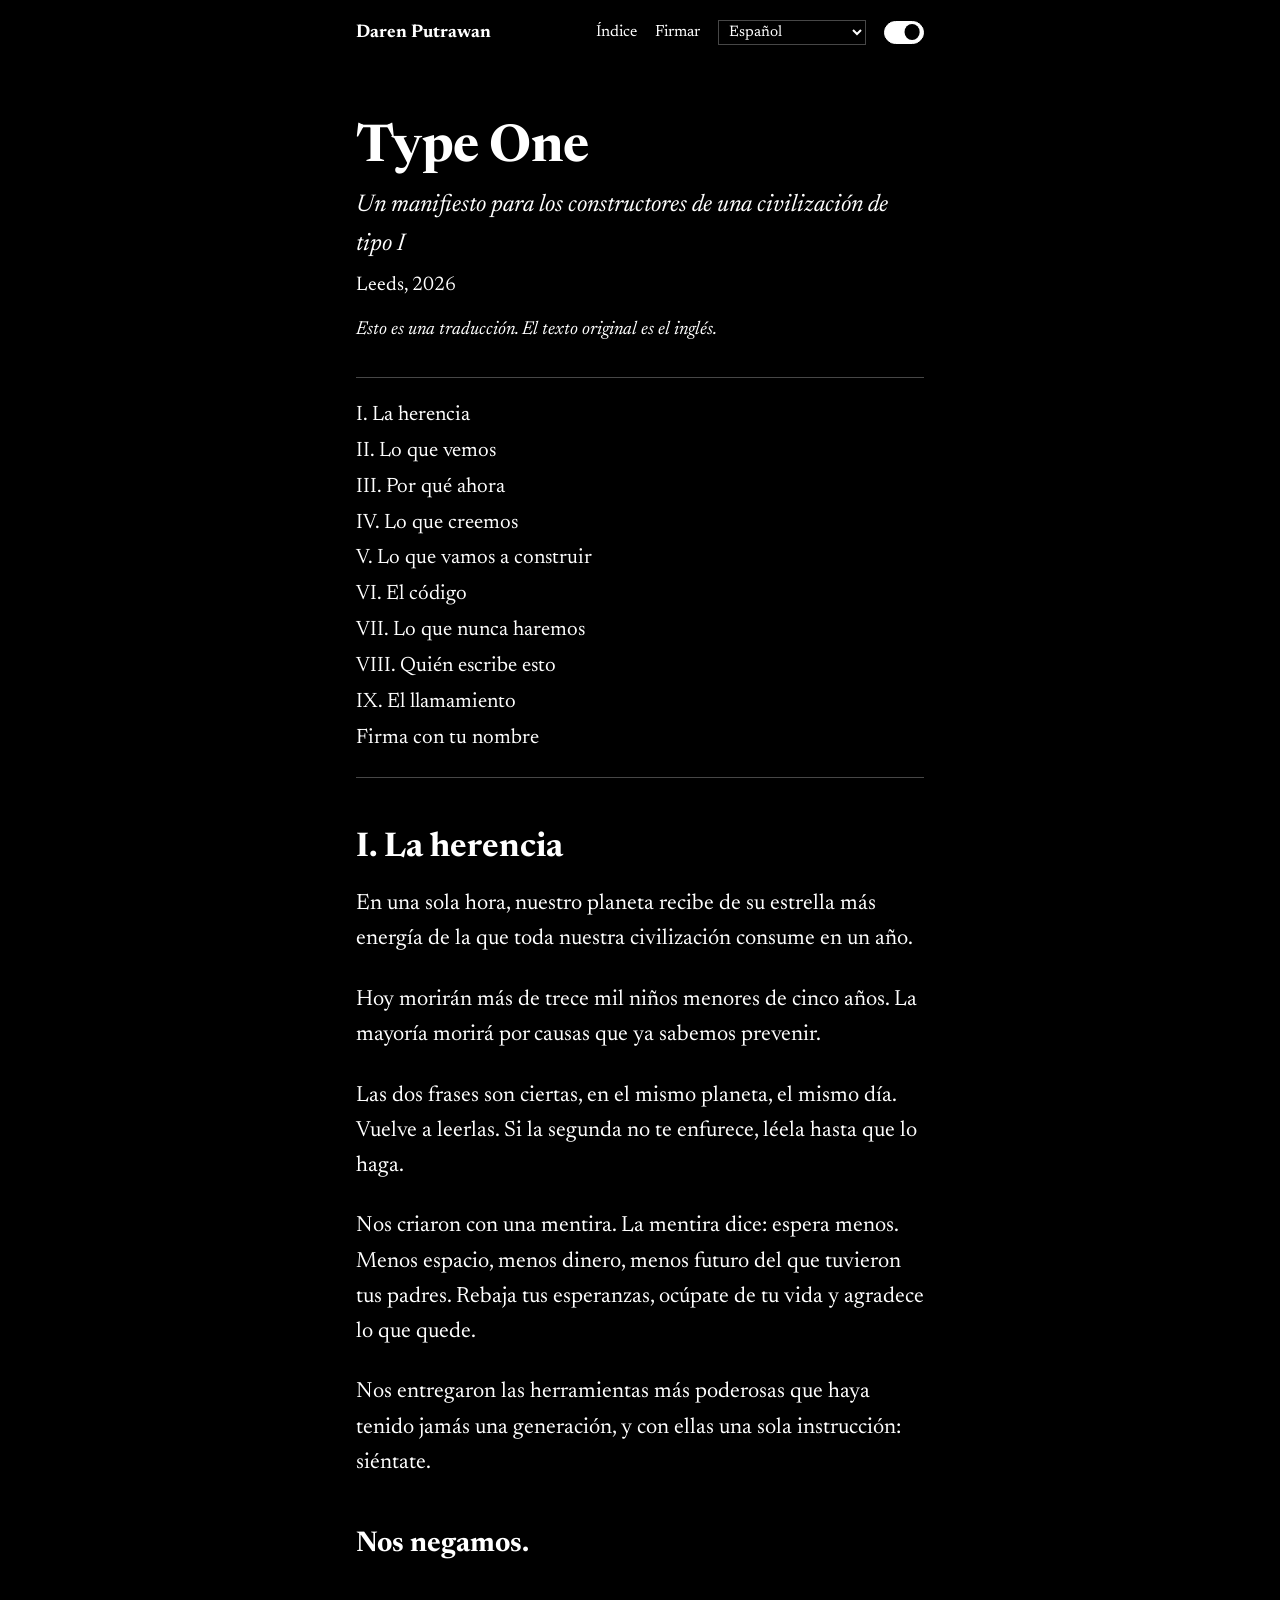
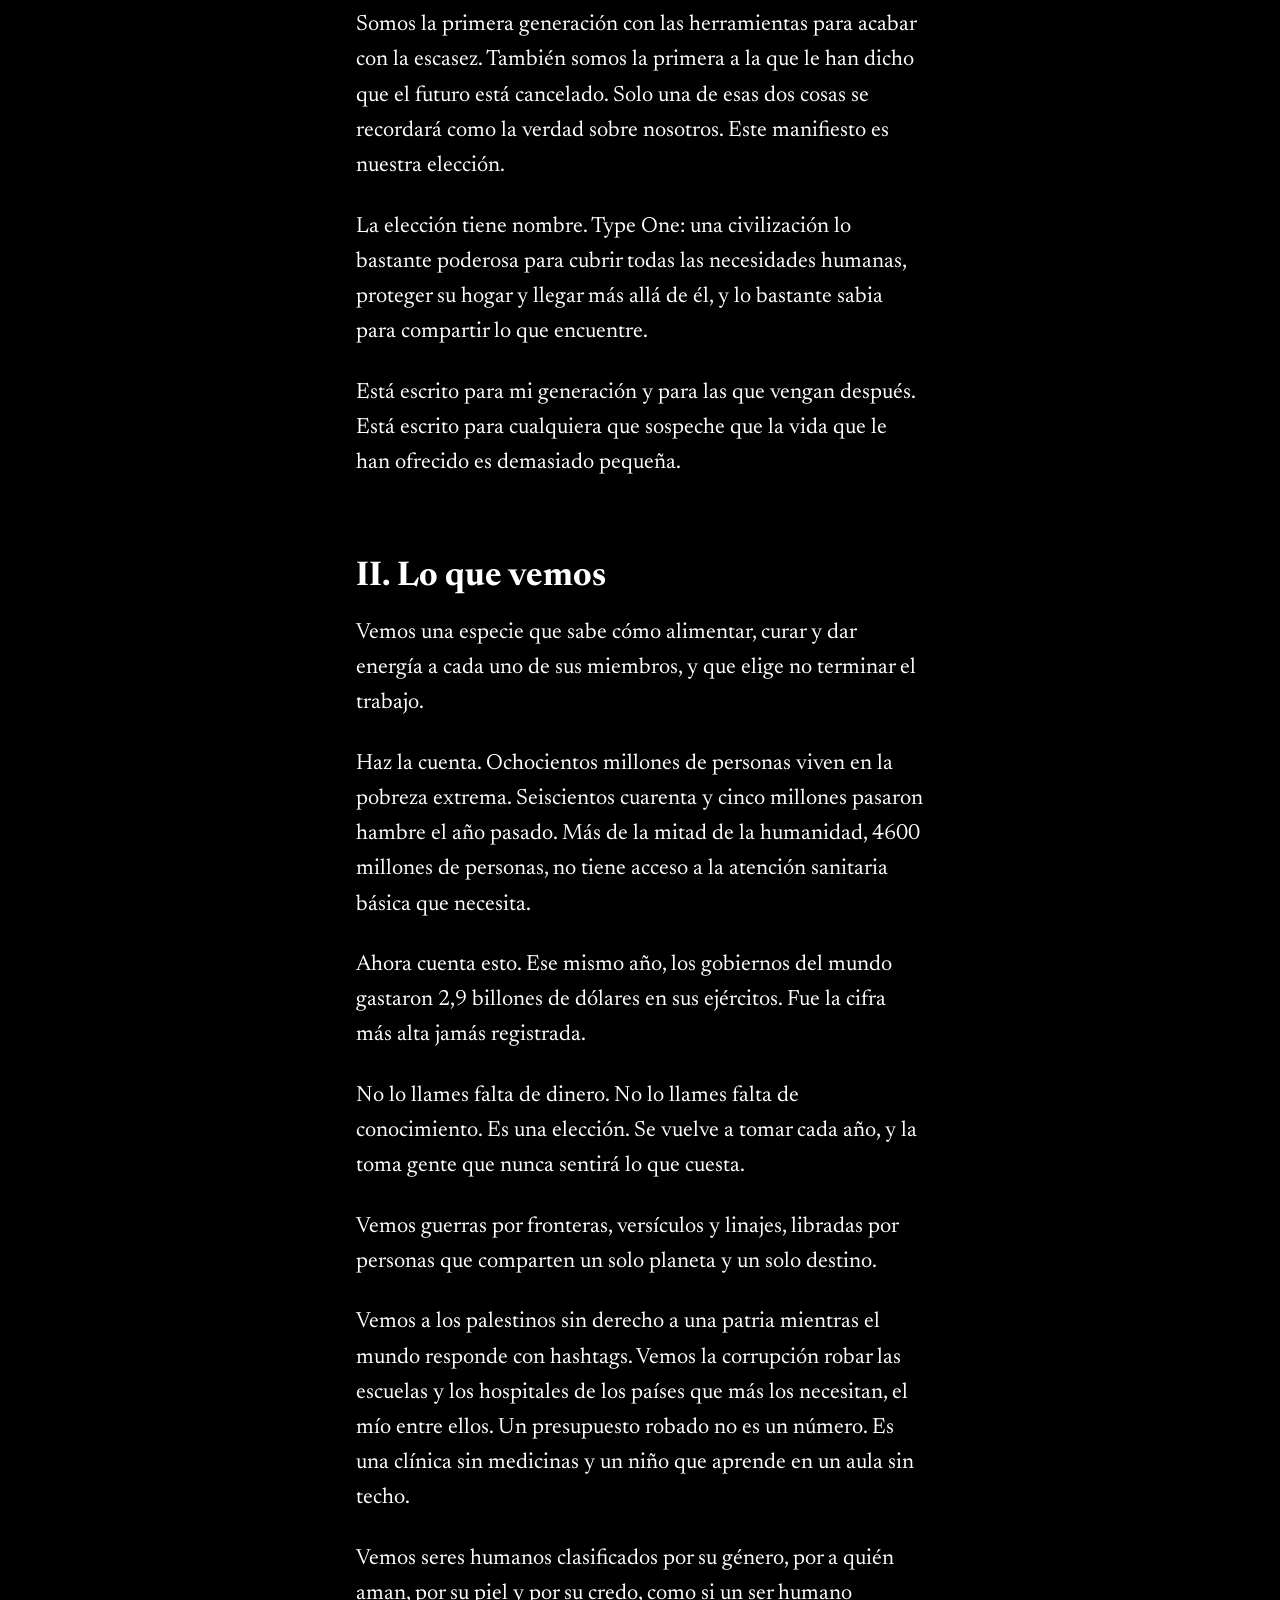
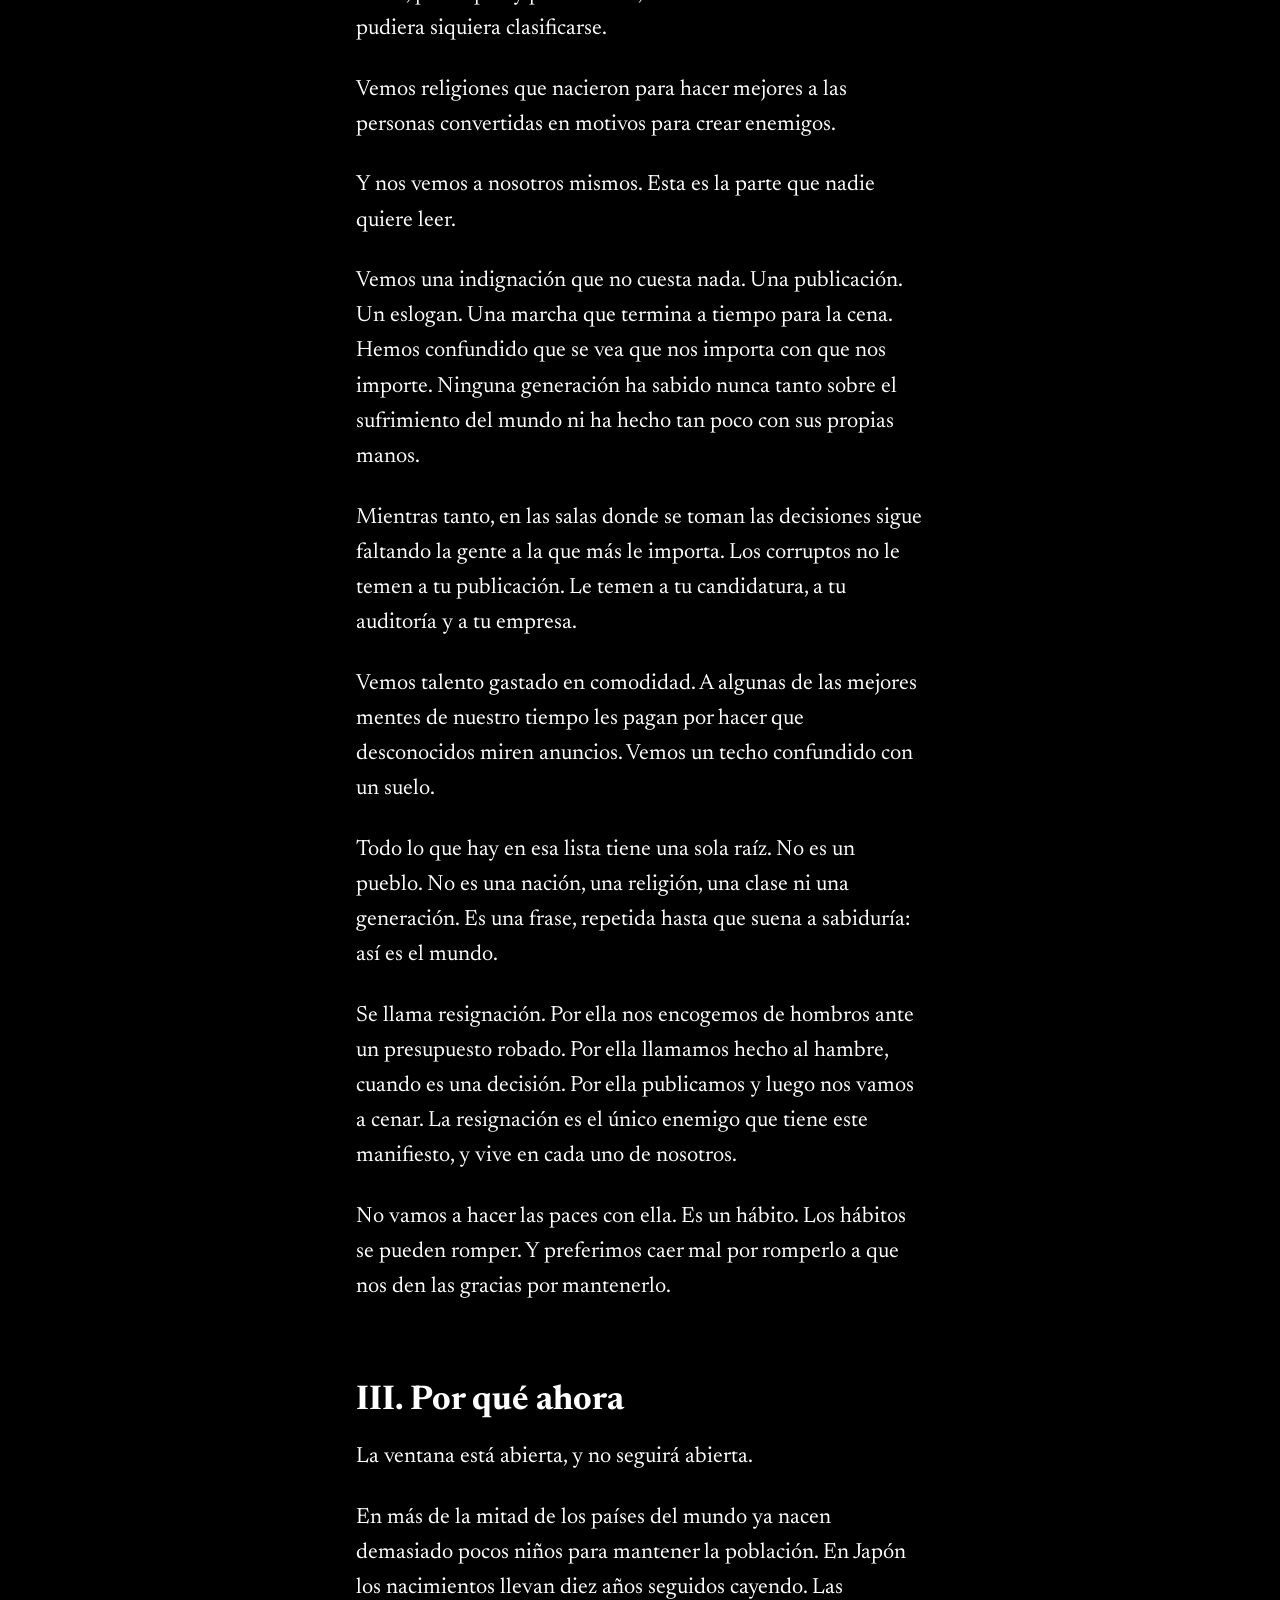
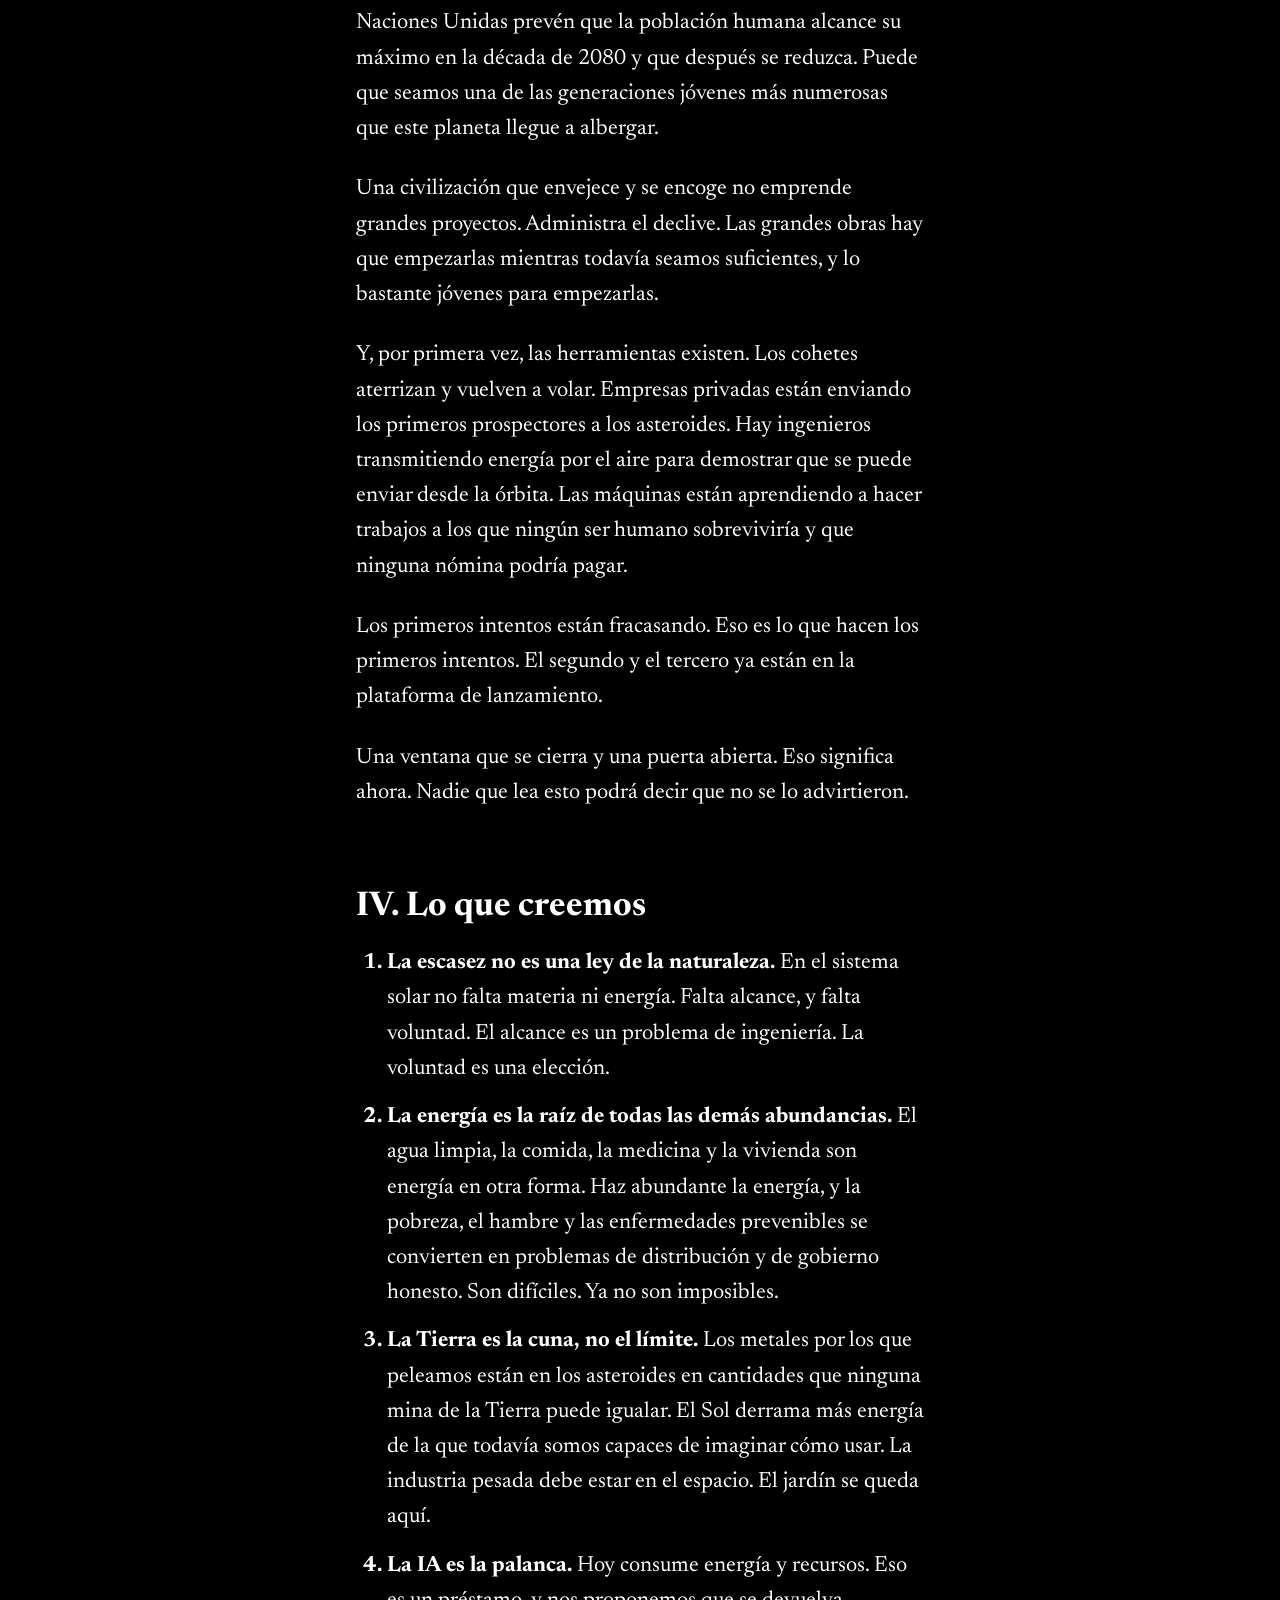
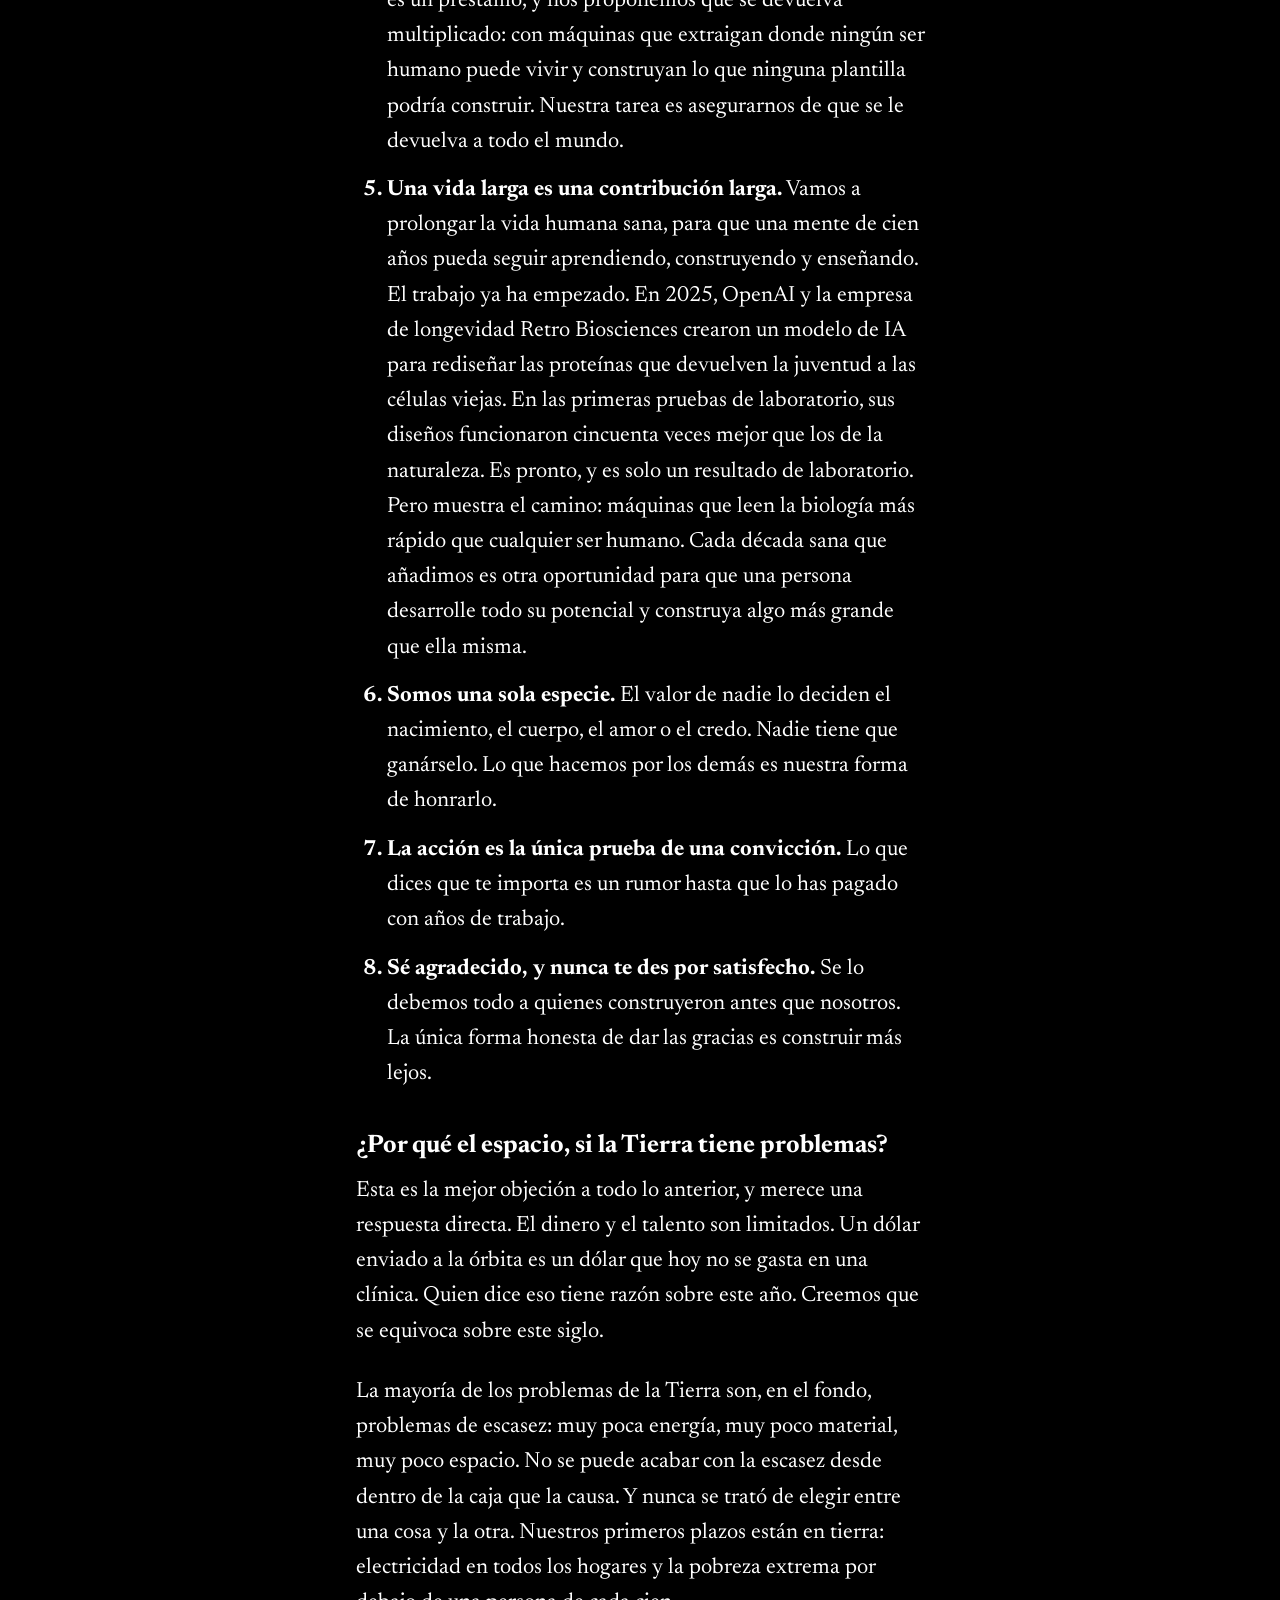
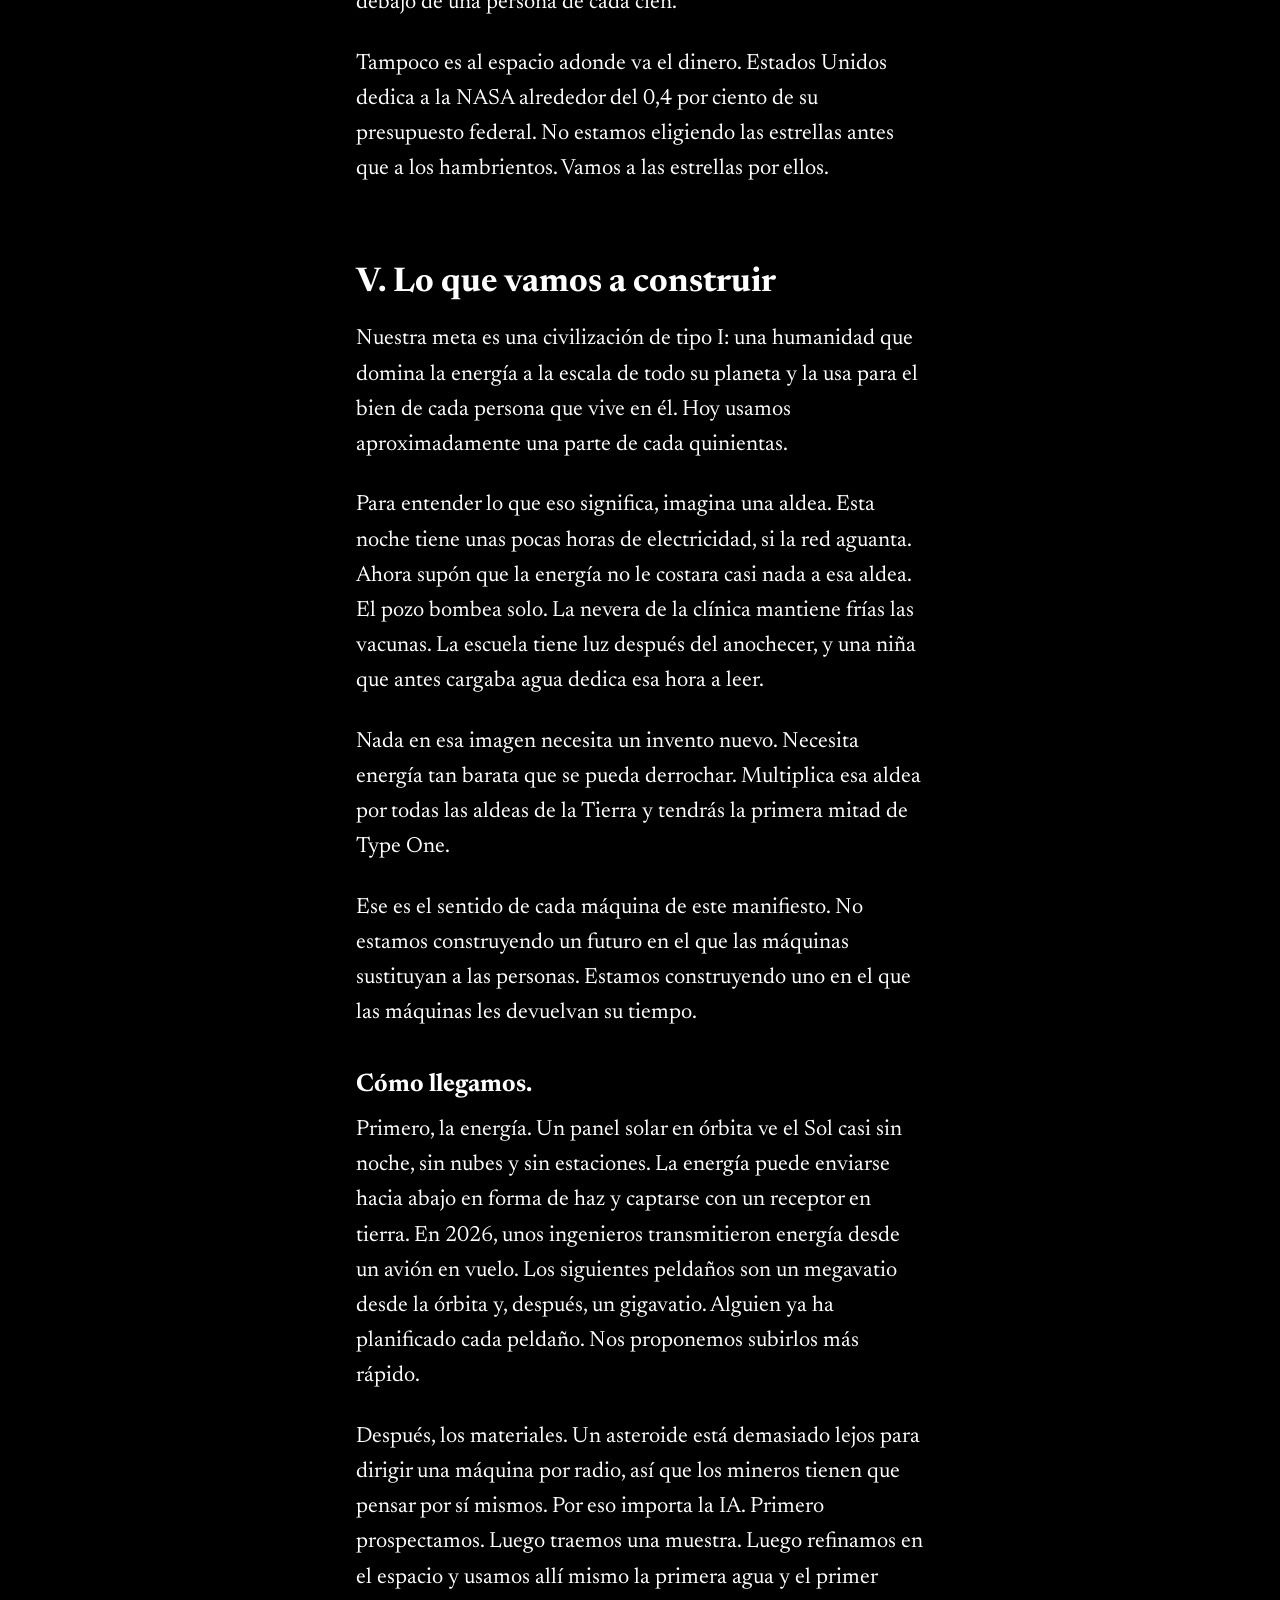
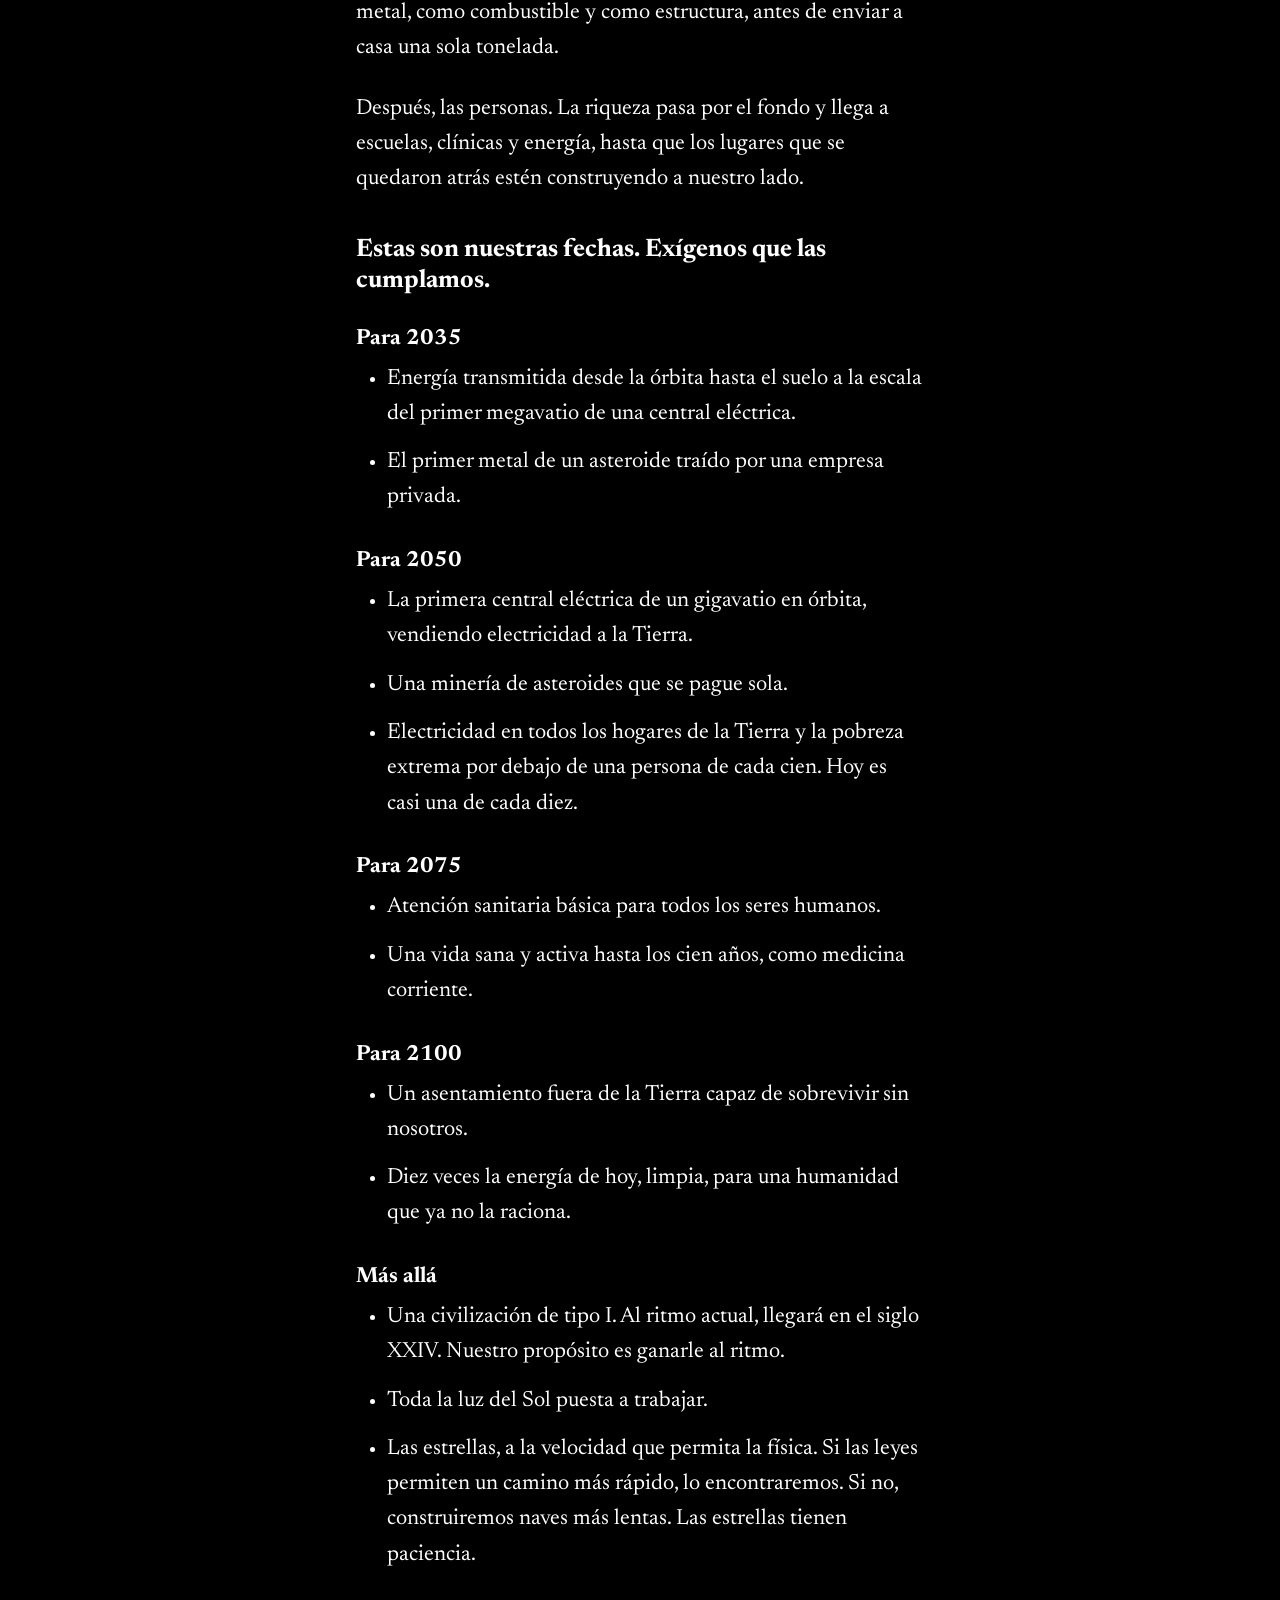
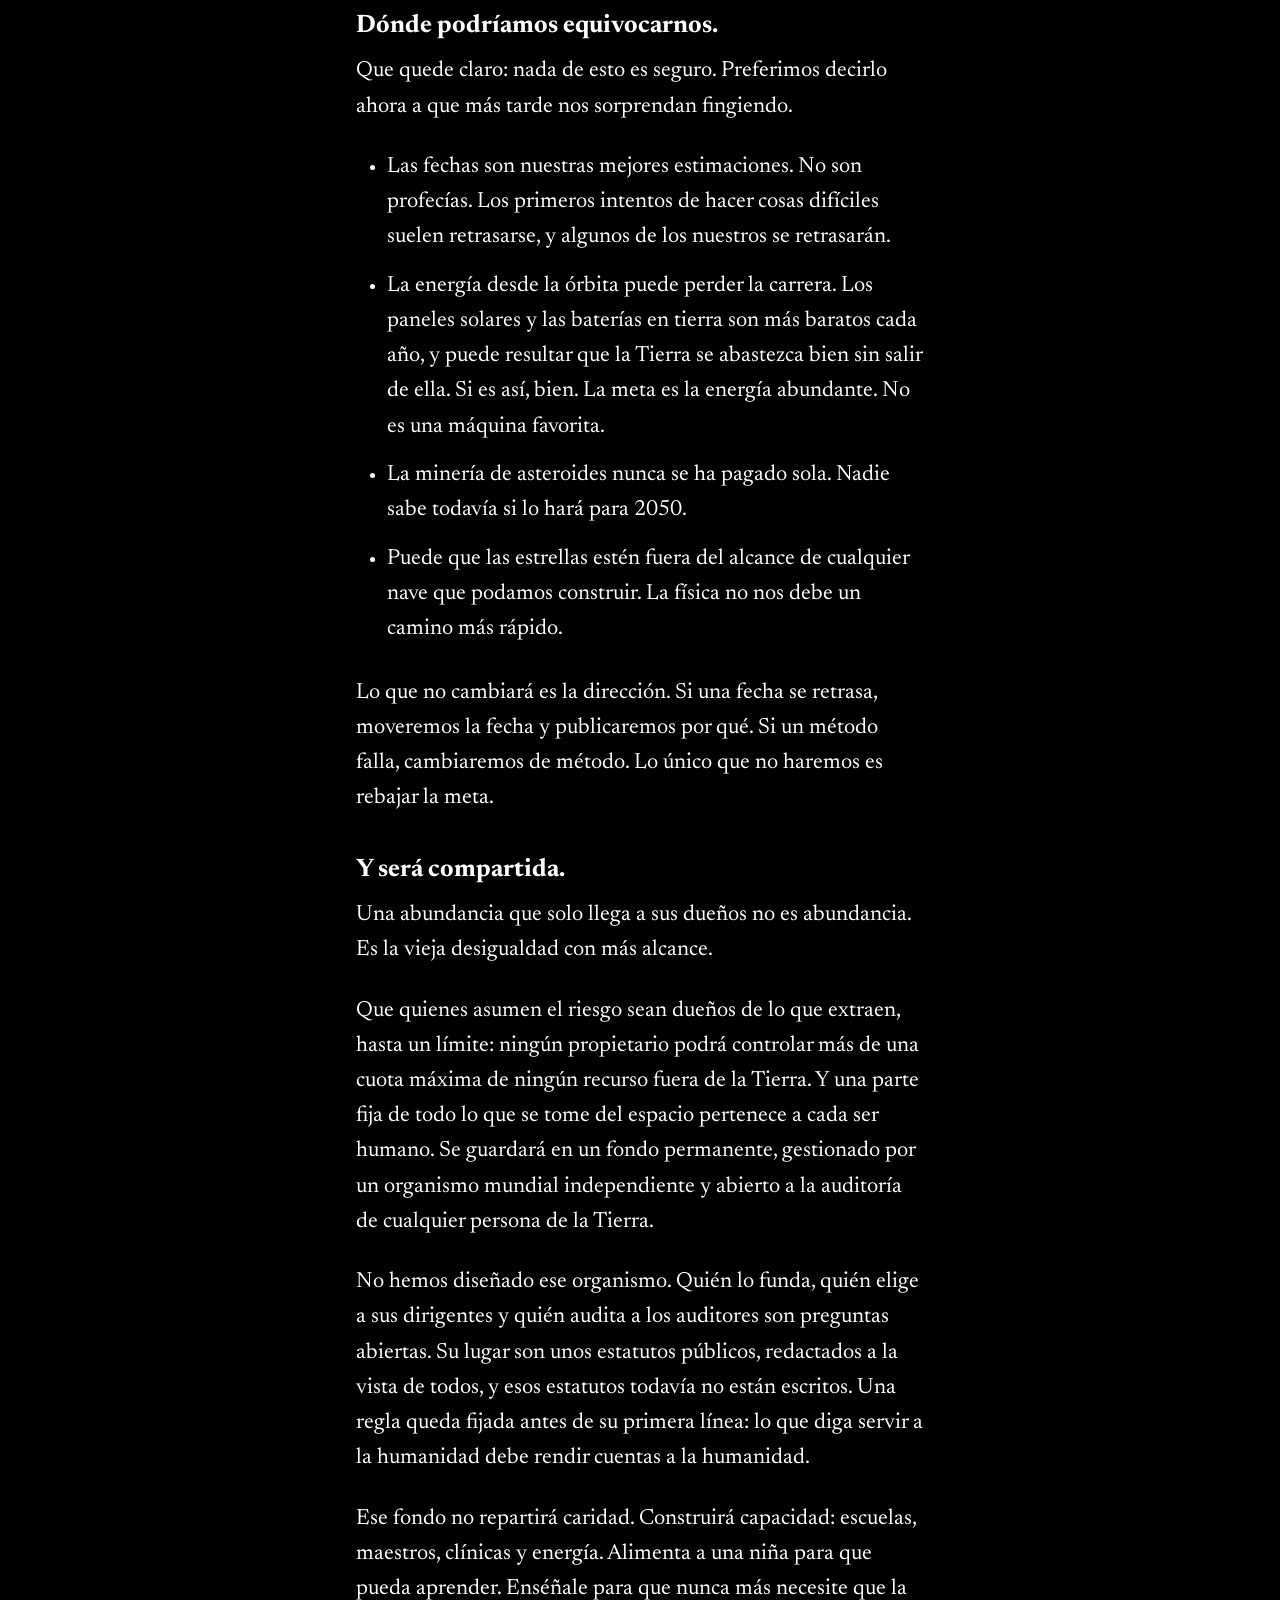
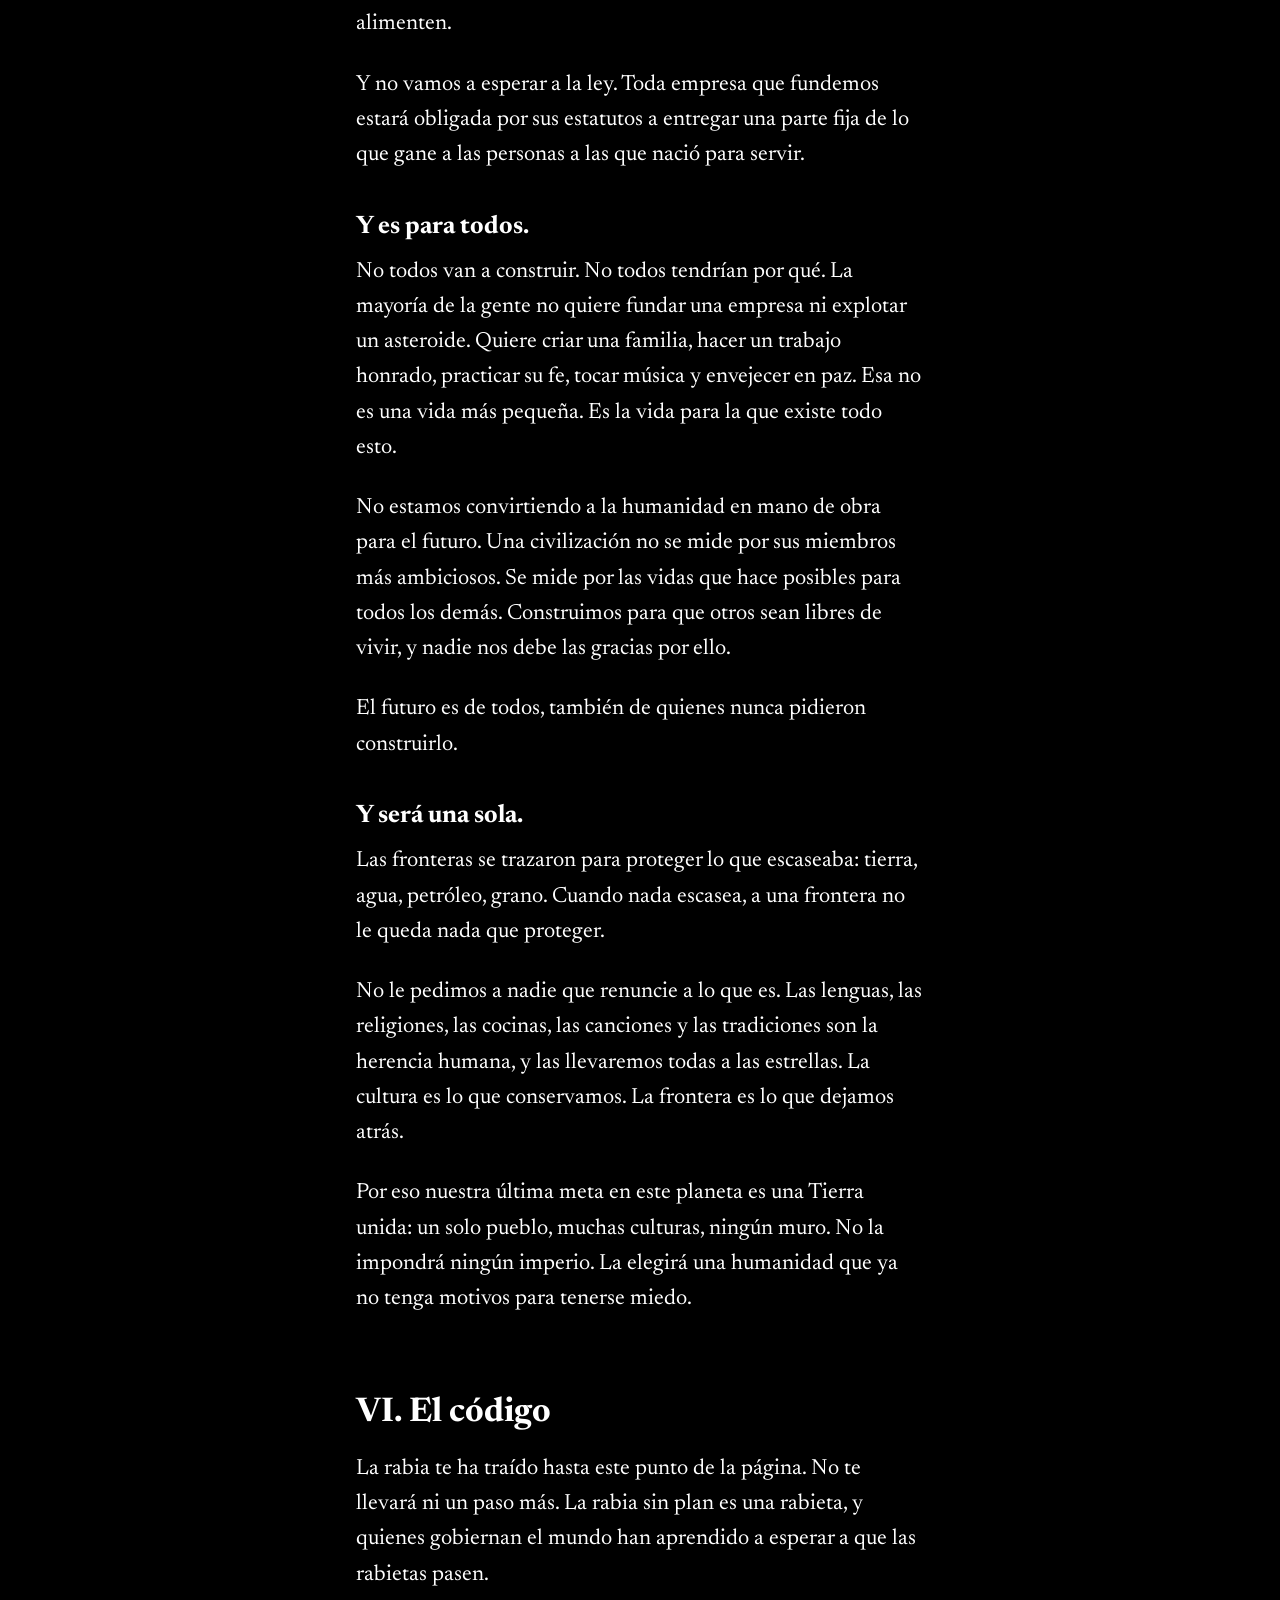
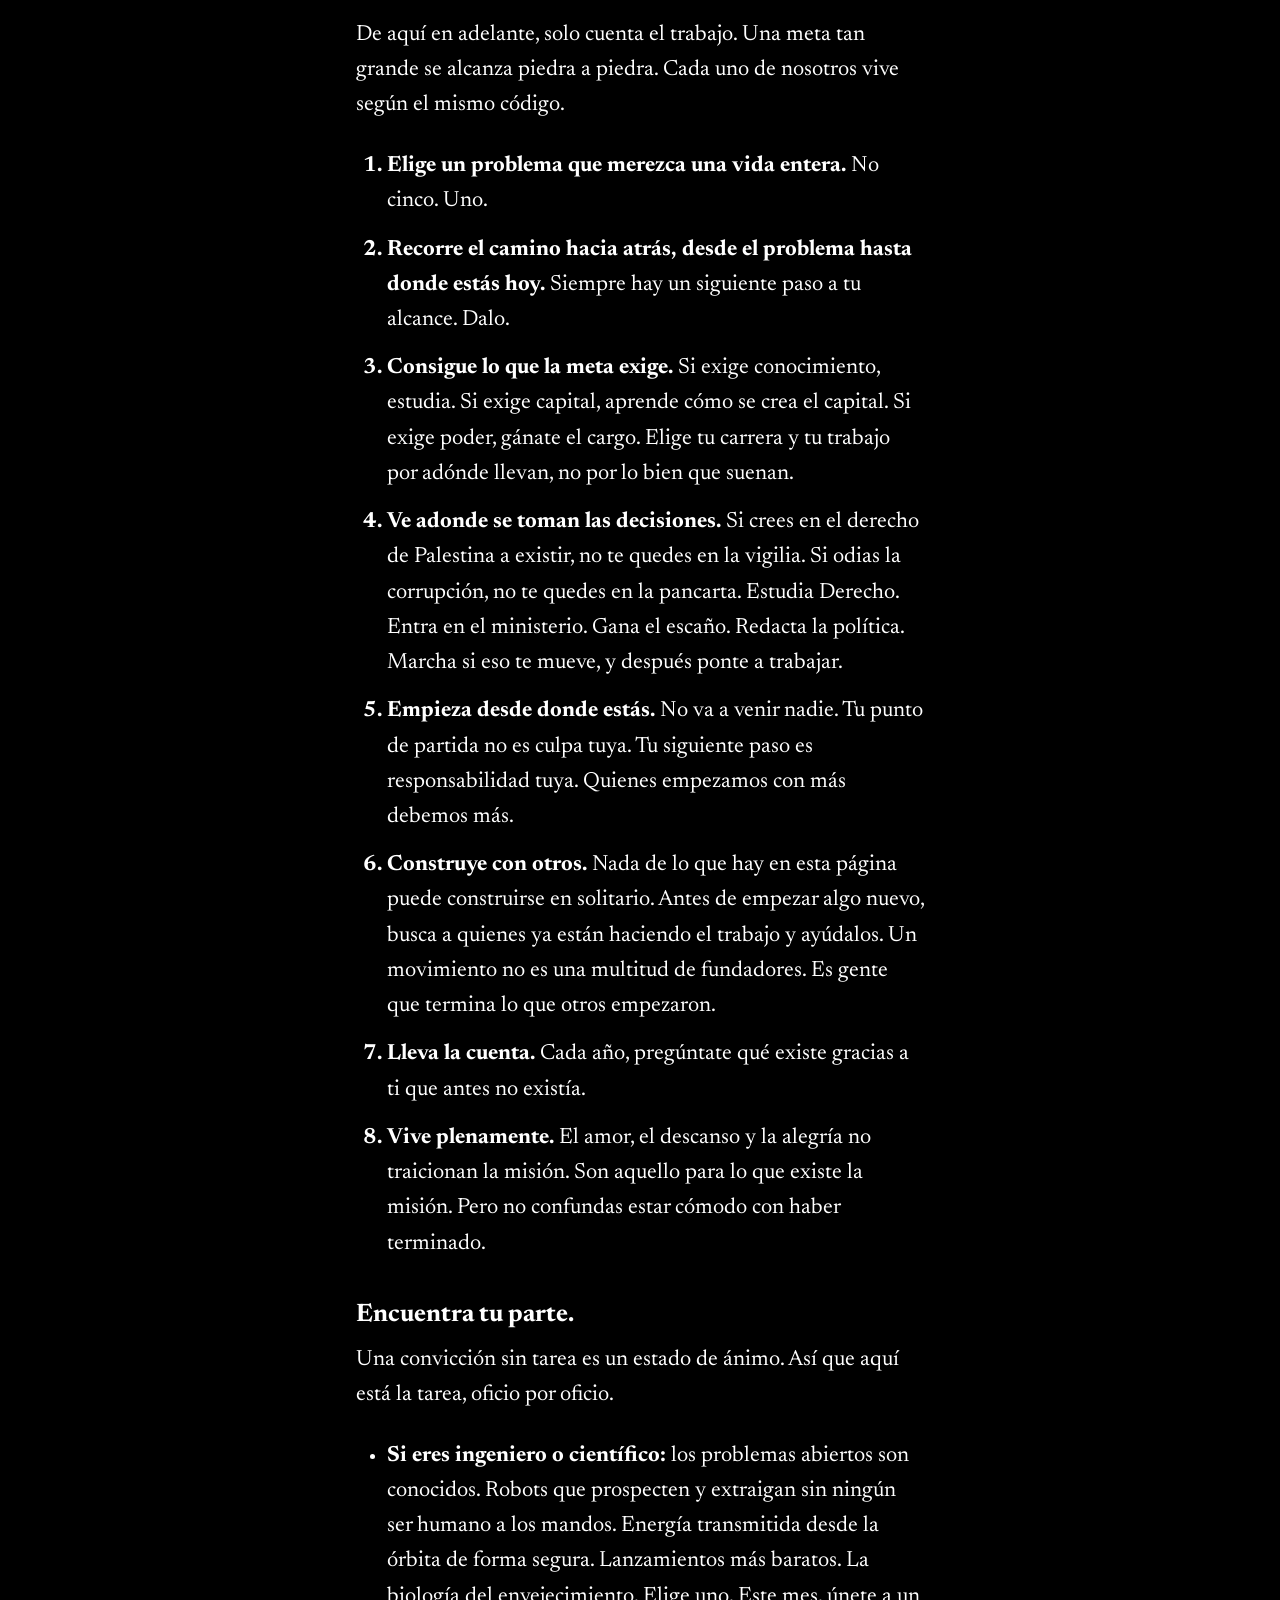
<file: es/index.html>
<!doctype html>
<html lang="es" dir="ltr" data-theme="dark">
<head>
<meta charset="utf-8">
<meta name="viewport" content="width=device-width, initial-scale=1">
<title>Type One — Un manifiesto para los constructores</title>
<meta name="description" content="Un manifiesto para los constructores de una civilización de tipo I.">
<meta property="og:title" content="Type One">
<meta property="og:description" content="Nos entregaron un futuro cancelado. Nos proponemos construir uno de todos modos.">
<link rel="alternate" hreflang="en" href="../"><link rel="alternate" hreflang="id" href="../id/"><link rel="alternate" hreflang="es" href="../es/"><link rel="alternate" hreflang="fr" href="../fr/"><link rel="alternate" hreflang="pt" href="../pt/"><link rel="alternate" hreflang="zh" href="../zh/"><link rel="alternate" hreflang="ar" href="../ar/"><link rel="alternate" hreflang="hi" href="../hi/">
<script>try{var t=localStorage.getItem('type-one-theme');if(t)document.documentElement.dataset.theme=t}catch(e){}</script>
<link rel="preconnect" href="https://fonts.googleapis.com">
<link rel="preconnect" href="https://fonts.gstatic.com" crossorigin>
<link href="https://fonts.googleapis.com/css2?family=Newsreader:ital,opsz,wght@0,6..72,400..700;1,6..72,400..700&display=swap" rel="stylesheet">
<link rel="stylesheet" href="../styles.css">

</head>
<body>
<a class="skip" href="#part-1">Ir al manifiesto</a>
<header class="top">
  <a class="site" href="#top">Daren Putrawan</a>
  <div class="top-right">
    <a class="hide-s" href="#contents">Índice</a>
    <a href="#sign">Firmar</a>
    <select id="lang" aria-label="Idioma"><option value="../" lang="en">English</option><option value="../id/" lang="id">Bahasa Indonesia</option><option value="../es/" selected lang="es">Español</option><option value="../fr/" lang="fr">Français</option><option value="../pt/" lang="pt">Português</option><option value="../zh/" lang="zh">中文</option><option value="../ar/" lang="ar">العربية</option><option value="../hi/" lang="hi">हिन्दी</option></select>
    <button id="theme" type="button" role="switch" aria-checked="true" aria-label="Modo oscuro"><span></span></button>
  </div>
</header>

<main id="top">
<div class="title">
  <h1>Type One</h1>
  <p class="subtitle">Un manifiesto para los constructores de una civilización de tipo I</p>
  <p class="byline">Leeds, 2026</p>
  <p class="trnote">Esto es una traducción. El texto original es el inglés.</p>
</div>

<nav id="contents" aria-label="Índice">
  <ol><li><a href="#part-1">I. La herencia</a></li><li><a href="#part-2">II. Lo que vemos</a></li><li><a href="#part-3">III. Por qué ahora</a></li><li><a href="#part-4">IV. Lo que creemos</a></li><li><a href="#part-5">V. Lo que vamos a construir</a></li><li><a href="#part-6">VI. El código</a></li><li><a href="#part-7">VII. Lo que nunca haremos</a></li><li><a href="#part-8">VIII. Quién escribe esto</a></li><li><a href="#part-9">IX. El llamamiento</a></li><li><a href="#sign">Firma con tu nombre</a></li></ol>
</nav>

<section id="part-1"><h2><span class="num">I.</span> La herencia</h2>
<p>En una sola hora, nuestro planeta recibe de su estrella más energía de la que toda nuestra civilización consume en un año.</p>
<p>Hoy morirán más de trece mil niños menores de cinco años. La mayoría morirá por causas que ya sabemos prevenir.</p>
<p>Las dos frases son ciertas, en el mismo planeta, el mismo día. Vuelve a leerlas. Si la segunda no te enfurece, léela hasta que lo haga.</p>
<p>Nos criaron con una mentira. La mentira dice: espera menos. Menos espacio, menos dinero, menos futuro del que tuvieron tus padres. Rebaja tus esperanzas, ocúpate de tu vida y agradece lo que quede.</p>
<p>Nos entregaron las herramientas más poderosas que haya tenido jamás una generación, y con ellas una sola instrucción: siéntate.</p>
<p class="shout">Nos negamos.</p>
<p>Somos la primera generación con las herramientas para acabar con la escasez. También somos la primera a la que le han dicho que el futuro está cancelado. Solo una de esas dos cosas se recordará como la verdad sobre nosotros. Este manifiesto es nuestra elección.</p>
<p>La elección tiene nombre. Type One: una civilización lo bastante poderosa para cubrir todas las necesidades humanas, proteger su hogar y llegar más allá de él, y lo bastante sabia para compartir lo que encuentre.</p>
<p>Está escrito para mi generación y para las que vengan después. Está escrito para cualquiera que sospeche que la vida que le han ofrecido es demasiado pequeña.</p>
</section>
<section id="part-2"><h2><span class="num">II.</span> Lo que vemos</h2>
<p>Vemos una especie que sabe cómo alimentar, curar y dar energía a cada uno de sus miembros, y que elige no terminar el trabajo.</p>
<p>Haz la cuenta. Ochocientos millones de personas viven en la pobreza extrema. Seiscientos cuarenta y cinco millones pasaron hambre el año pasado. Más de la mitad de la humanidad, 4600 millones de personas, no tiene acceso a la atención sanitaria básica que necesita.</p>
<p>Ahora cuenta esto. Ese mismo año, los gobiernos del mundo gastaron 2,9 billones de dólares en sus ejércitos. Fue la cifra más alta jamás registrada.</p>
<p>No lo llames falta de dinero. No lo llames falta de conocimiento. Es una elección. Se vuelve a tomar cada año, y la toma gente que nunca sentirá lo que cuesta.</p>
<p>Vemos guerras por fronteras, versículos y linajes, libradas por personas que comparten un solo planeta y un solo destino.</p>
<p>Vemos a los palestinos sin derecho a una patria mientras el mundo responde con hashtags. Vemos la corrupción robar las escuelas y los hospitales de los países que más los necesitan, el mío entre ellos. Un presupuesto robado no es un número. Es una clínica sin medicinas y un niño que aprende en un aula sin techo.</p>
<p>Vemos seres humanos clasificados por su género, por a quién aman, por su piel y por su credo, como si un ser humano pudiera siquiera clasificarse.</p>
<p>Vemos religiones que nacieron para hacer mejores a las personas convertidas en motivos para crear enemigos.</p>
<p>Y nos vemos a nosotros mismos. Esta es la parte que nadie quiere leer.</p>
<p>Vemos una indignación que no cuesta nada. Una publicación. Un eslogan. Una marcha que termina a tiempo para la cena. Hemos confundido que se vea que nos importa con que nos importe. Ninguna generación ha sabido nunca tanto sobre el sufrimiento del mundo ni ha hecho tan poco con sus propias manos.</p>
<p>Mientras tanto, en las salas donde se toman las decisiones sigue faltando la gente a la que más le importa. Los corruptos no le temen a tu publicación. Le temen a tu candidatura, a tu auditoría y a tu empresa.</p>
<p>Vemos talento gastado en comodidad. A algunas de las mejores mentes de nuestro tiempo les pagan por hacer que desconocidos miren anuncios. Vemos un techo confundido con un suelo.</p>
<p>Todo lo que hay en esa lista tiene una sola raíz. No es un pueblo. No es una nación, una religión, una clase ni una generación. Es una frase, repetida hasta que suena a sabiduría: así es el mundo.</p>
<p>Se llama resignación. Por ella nos encogemos de hombros ante un presupuesto robado. Por ella llamamos hecho al hambre, cuando es una decisión. Por ella publicamos y luego nos vamos a cenar. La resignación es el único enemigo que tiene este manifiesto, y vive en cada uno de nosotros.</p>
<p>No vamos a hacer las paces con ella. Es un hábito. Los hábitos se pueden romper. Y preferimos caer mal por romperlo a que nos den las gracias por mantenerlo.</p>
</section>
<section id="part-3"><h2><span class="num">III.</span> Por qué ahora</h2>
<p>La ventana está abierta, y no seguirá abierta.</p>
<p>En más de la mitad de los países del mundo ya nacen demasiado pocos niños para mantener la población. En Japón los nacimientos llevan diez años seguidos cayendo. Las Naciones Unidas prevén que la población humana alcance su máximo en la década de 2080 y que después se reduzca. Puede que seamos una de las generaciones jóvenes más numerosas que este planeta llegue a albergar.</p>
<p>Una civilización que envejece y se encoge no emprende grandes proyectos. Administra el declive. Las grandes obras hay que empezarlas mientras todavía seamos suficientes, y lo bastante jóvenes para empezarlas.</p>
<p>Y, por primera vez, las herramientas existen. Los cohetes aterrizan y vuelven a volar. Empresas privadas están enviando los primeros prospectores a los asteroides. Hay ingenieros transmitiendo energía por el aire para demostrar que se puede enviar desde la órbita. Las máquinas están aprendiendo a hacer trabajos a los que ningún ser humano sobreviviría y que ninguna nómina podría pagar.</p>
<p>Los primeros intentos están fracasando. Eso es lo que hacen los primeros intentos. El segundo y el tercero ya están en la plataforma de lanzamiento.</p>
<p>Una ventana que se cierra y una puerta abierta. Eso significa ahora. Nadie que lea esto podrá decir que no se lo advirtieron.</p>
</section>
<section id="part-4"><h2><span class="num">IV.</span> Lo que creemos</h2>
<ol><li><strong>La escasez no es una ley de la naturaleza.</strong> En el sistema solar no falta materia ni energía. Falta alcance, y falta voluntad. El alcance es un problema de ingeniería. La voluntad es una elección.</li><li><strong>La energía es la raíz de todas las demás abundancias.</strong> El agua limpia, la comida, la medicina y la vivienda son energía en otra forma. Haz abundante la energía, y la pobreza, el hambre y las enfermedades prevenibles se convierten en problemas de distribución y de gobierno honesto. Son difíciles. Ya no son imposibles.</li><li><strong>La Tierra es la cuna, no el límite.</strong> Los metales por los que peleamos están en los asteroides en cantidades que ninguna mina de la Tierra puede igualar. El Sol derrama más energía de la que todavía somos capaces de imaginar cómo usar. La industria pesada debe estar en el espacio. El jardín se queda aquí.</li><li><strong>La IA es la palanca.</strong> Hoy consume energía y recursos. Eso es un préstamo, y nos proponemos que se devuelva multiplicado: con máquinas que extraigan donde ningún ser humano puede vivir y construyan lo que ninguna plantilla podría construir. Nuestra tarea es asegurarnos de que se le devuelva a todo el mundo.</li><li><strong>Una vida larga es una contribución larga.</strong> Vamos a prolongar la vida humana sana, para que una mente de cien años pueda seguir aprendiendo, construyendo y enseñando. El trabajo ya ha empezado. En 2025, OpenAI y la empresa de longevidad Retro Biosciences crearon un modelo de IA para rediseñar las proteínas que devuelven la juventud a las células viejas. En las primeras pruebas de laboratorio, sus diseños funcionaron cincuenta veces mejor que los de la naturaleza. Es pronto, y es solo un resultado de laboratorio. Pero muestra el camino: máquinas que leen la biología más rápido que cualquier ser humano. Cada década sana que añadimos es otra oportunidad para que una persona desarrolle todo su potencial y construya algo más grande que ella misma.</li><li><strong>Somos una sola especie.</strong> El valor de nadie lo deciden el nacimiento, el cuerpo, el amor o el credo. Nadie tiene que ganárselo. Lo que hacemos por los demás es nuestra forma de honrarlo.</li><li><strong>La acción es la única prueba de una convicción.</strong> Lo que dices que te importa es un rumor hasta que lo has pagado con años de trabajo.</li><li><strong>Sé agradecido, y nunca te des por satisfecho.</strong> Se lo debemos todo a quienes construyeron antes que nosotros. La única forma honesta de dar las gracias es construir más lejos.</li></ol>
<h3><strong>¿Por qué el espacio, si la Tierra tiene problemas?</strong></h3>
<p>Esta es la mejor objeción a todo lo anterior, y merece una respuesta directa. El dinero y el talento son limitados. Un dólar enviado a la órbita es un dólar que hoy no se gasta en una clínica. Quien dice eso tiene razón sobre este año. Creemos que se equivoca sobre este siglo.</p>
<p>La mayoría de los problemas de la Tierra son, en el fondo, problemas de escasez: muy poca energía, muy poco material, muy poco espacio. No se puede acabar con la escasez desde dentro de la caja que la causa. Y nunca se trató de elegir entre una cosa y la otra. Nuestros primeros plazos están en tierra: electricidad en todos los hogares y la pobreza extrema por debajo de una persona de cada cien.</p>
<p>Tampoco es al espacio adonde va el dinero. Estados Unidos dedica a la NASA alrededor del 0,4 por ciento de su presupuesto federal. No estamos eligiendo las estrellas antes que a los hambrientos. Vamos a las estrellas por ellos.</p>
</section>
<section id="part-5"><h2><span class="num">V.</span> Lo que vamos a construir</h2>
<p>Nuestra meta es una civilización de tipo I: una humanidad que domina la energía a la escala de todo su planeta y la usa para el bien de cada persona que vive en él. Hoy usamos aproximadamente una parte de cada quinientas.</p>
<p>Para entender lo que eso significa, imagina una aldea. Esta noche tiene unas pocas horas de electricidad, si la red aguanta. Ahora supón que la energía no le costara casi nada a esa aldea. El pozo bombea solo. La nevera de la clínica mantiene frías las vacunas. La escuela tiene luz después del anochecer, y una niña que antes cargaba agua dedica esa hora a leer.</p>
<p>Nada en esa imagen necesita un invento nuevo. Necesita energía tan barata que se pueda derrochar. Multiplica esa aldea por todas las aldeas de la Tierra y tendrás la primera mitad de Type One.</p>
<p>Ese es el sentido de cada máquina de este manifiesto. No estamos construyendo un futuro en el que las máquinas sustituyan a las personas. Estamos construyendo uno en el que las máquinas les devuelvan su tiempo.</p>
<h3><strong>Cómo llegamos.</strong></h3>
<p>Primero, la energía. Un panel solar en órbita ve el Sol casi sin noche, sin nubes y sin estaciones. La energía puede enviarse hacia abajo en forma de haz y captarse con un receptor en tierra. En 2026, unos ingenieros transmitieron energía desde un avión en vuelo. Los siguientes peldaños son un megavatio desde la órbita y, después, un gigavatio. Alguien ya ha planificado cada peldaño. Nos proponemos subirlos más rápido.</p>
<p>Después, los materiales. Un asteroide está demasiado lejos para dirigir una máquina por radio, así que los mineros tienen que pensar por sí mismos. Por eso importa la IA. Primero prospectamos. Luego traemos una muestra. Luego refinamos en el espacio y usamos allí mismo la primera agua y el primer metal, como combustible y como estructura, antes de enviar a casa una sola tonelada.</p>
<p>Después, las personas. La riqueza pasa por el fondo y llega a escuelas, clínicas y energía, hasta que los lugares que se quedaron atrás estén construyendo a nuestro lado.</p>
<h3>Estas son nuestras fechas. Exígenos que las cumplamos.</h3>
<h4>Para 2035</h4>
<ul><li>Energía transmitida desde la órbita hasta el suelo a la escala del primer megavatio de una central eléctrica.</li><li>El primer metal de un asteroide traído por una empresa privada.</li></ul>
<h4>Para 2050</h4>
<ul><li>La primera central eléctrica de un gigavatio en órbita, vendiendo electricidad a la Tierra.</li><li>Una minería de asteroides que se pague sola.</li><li>Electricidad en todos los hogares de la Tierra y la pobreza extrema por debajo de una persona de cada cien. Hoy es casi una de cada diez.</li></ul>
<h4>Para 2075</h4>
<ul><li>Atención sanitaria básica para todos los seres humanos.</li><li>Una vida sana y activa hasta los cien años, como medicina corriente.</li></ul>
<h4>Para 2100</h4>
<ul><li>Un asentamiento fuera de la Tierra capaz de sobrevivir sin nosotros.</li><li>Diez veces la energía de hoy, limpia, para una humanidad que ya no la raciona.</li></ul>
<h4>Más allá</h4>
<ul><li>Una civilización de tipo I. Al ritmo actual, llegará en el siglo XXIV. Nuestro propósito es ganarle al ritmo.</li><li>Toda la luz del Sol puesta a trabajar.</li><li>Las estrellas, a la velocidad que permita la física. Si las leyes permiten un camino más rápido, lo encontraremos. Si no, construiremos naves más lentas. Las estrellas tienen paciencia.</li></ul>
<h3><strong>Dónde podríamos equivocarnos.</strong></h3>
<p>Que quede claro: nada de esto es seguro. Preferimos decirlo ahora a que más tarde nos sorprendan fingiendo.</p>
<ul><li>Las fechas son nuestras mejores estimaciones. No son profecías. Los primeros intentos de hacer cosas difíciles suelen retrasarse, y algunos de los nuestros se retrasarán.</li><li>La energía desde la órbita puede perder la carrera. Los paneles solares y las baterías en tierra son más baratos cada año, y puede resultar que la Tierra se abastezca bien sin salir de ella. Si es así, bien. La meta es la energía abundante. No es una máquina favorita.</li><li>La minería de asteroides nunca se ha pagado sola. Nadie sabe todavía si lo hará para 2050.</li><li>Puede que las estrellas estén fuera del alcance de cualquier nave que podamos construir. La física no nos debe un camino más rápido.</li></ul>
<p>Lo que no cambiará es la dirección. Si una fecha se retrasa, moveremos la fecha y publicaremos por qué. Si un método falla, cambiaremos de método. Lo único que no haremos es rebajar la meta.</p>
<h3><strong>Y será compartida.</strong></h3>
<p>Una abundancia que solo llega a sus dueños no es abundancia. Es la vieja desigualdad con más alcance.</p>
<p>Que quienes asumen el riesgo sean dueños de lo que extraen, hasta un límite: ningún propietario podrá controlar más de una cuota máxima de ningún recurso fuera de la Tierra. Y una parte fija de todo lo que se tome del espacio pertenece a cada ser humano. Se guardará en un fondo permanente, gestionado por un organismo mundial independiente y abierto a la auditoría de cualquier persona de la Tierra.</p>
<p>No hemos diseñado ese organismo. Quién lo funda, quién elige a sus dirigentes y quién audita a los auditores son preguntas abiertas. Su lugar son unos estatutos públicos, redactados a la vista de todos, y esos estatutos todavía no están escritos. Una regla queda fijada antes de su primera línea: lo que diga servir a la humanidad debe rendir cuentas a la humanidad.</p>
<p>Ese fondo no repartirá caridad. Construirá capacidad: escuelas, maestros, clínicas y energía. Alimenta a una niña para que pueda aprender. Enséñale para que nunca más necesite que la alimenten.</p>
<p>Y no vamos a esperar a la ley. Toda empresa que fundemos estará obligada por sus estatutos a entregar una parte fija de lo que gane a las personas a las que nació para servir.</p>
<h3><strong>Y es para todos.</strong></h3>
<p>No todos van a construir. No todos tendrían por qué. La mayoría de la gente no quiere fundar una empresa ni explotar un asteroide. Quiere criar una familia, hacer un trabajo honrado, practicar su fe, tocar música y envejecer en paz. Esa no es una vida más pequeña. Es la vida para la que existe todo esto.</p>
<p>No estamos convirtiendo a la humanidad en mano de obra para el futuro. Una civilización no se mide por sus miembros más ambiciosos. Se mide por las vidas que hace posibles para todos los demás. Construimos para que otros sean libres de vivir, y nadie nos debe las gracias por ello.</p>
<p>El futuro es de todos, también de quienes nunca pidieron construirlo.</p>
<h3><strong>Y será una sola.</strong></h3>
<p>Las fronteras se trazaron para proteger lo que escaseaba: tierra, agua, petróleo, grano. Cuando nada escasea, a una frontera no le queda nada que proteger.</p>
<p>No le pedimos a nadie que renuncie a lo que es. Las lenguas, las religiones, las cocinas, las canciones y las tradiciones son la herencia humana, y las llevaremos todas a las estrellas. La cultura es lo que conservamos. La frontera es lo que dejamos atrás.</p>
<p>Por eso nuestra última meta en este planeta es una Tierra unida: un solo pueblo, muchas culturas, ningún muro. No la impondrá ningún imperio. La elegirá una humanidad que ya no tenga motivos para tenerse miedo.</p>
</section>
<section id="part-6"><h2><span class="num">VI.</span> El código</h2>
<p>La rabia te ha traído hasta este punto de la página. No te llevará ni un paso más. La rabia sin plan es una rabieta, y quienes gobiernan el mundo han aprendido a esperar a que las rabietas pasen.</p>
<p>De aquí en adelante, solo cuenta el trabajo. Una meta tan grande se alcanza piedra a piedra. Cada uno de nosotros vive según el mismo código.</p>
<ol><li><strong>Elige un problema que merezca una vida entera.</strong> No cinco. Uno.</li><li><strong>Recorre el camino hacia atrás, desde el problema hasta donde estás hoy.</strong> Siempre hay un siguiente paso a tu alcance. Dalo.</li><li><strong>Consigue lo que la meta exige.</strong> Si exige conocimiento, estudia. Si exige capital, aprende cómo se crea el capital. Si exige poder, gánate el cargo. Elige tu carrera y tu trabajo por adónde llevan, no por lo bien que suenan.</li><li><strong>Ve adonde se toman las decisiones.</strong> Si crees en el derecho de Palestina a existir, no te quedes en la vigilia. Si odias la corrupción, no te quedes en la pancarta. Estudia Derecho. Entra en el ministerio. Gana el escaño. Redacta la política. Marcha si eso te mueve, y después ponte a trabajar.</li><li><strong>Empieza desde donde estás.</strong> No va a venir nadie. Tu punto de partida no es culpa tuya. Tu siguiente paso es responsabilidad tuya. Quienes empezamos con más debemos más.</li><li><strong>Construye con otros.</strong> Nada de lo que hay en esta página puede construirse en solitario. Antes de empezar algo nuevo, busca a quienes ya están haciendo el trabajo y ayúdalos. Un movimiento no es una multitud de fundadores. Es gente que termina lo que otros empezaron.</li><li><strong>Lleva la cuenta.</strong> Cada año, pregúntate qué existe gracias a ti que antes no existía.</li><li><strong>Vive plenamente.</strong> El amor, el descanso y la alegría no traicionan la misión. Son aquello para lo que existe la misión. Pero no confundas estar cómodo con haber terminado.</li></ol>
<h3><strong>Encuentra tu parte.</strong></h3>
<p>Una convicción sin tarea es un estado de ánimo. Así que aquí está la tarea, oficio por oficio.</p>
<ul><li><strong>Si eres ingeniero o científico:</strong> los problemas abiertos son conocidos. Robots que prospecten y extraigan sin ningún ser humano a los mandos. Energía transmitida desde la órbita de forma segura. Lanzamientos más baratos. La biología del envejecimiento. Elige uno. Este mes, únete a un equipo que trabaje en él: un laboratorio, una asociación espacial de estudiantes, un proyecto de código abierto. Si no existe ninguno cerca de ti, funda uno con dos amigos.</li><li><strong>Si trabajas en finanzas o en empresas:</strong> estos proyectos mueren por falta de dinero paciente, no por falta de ideas. Aprende a financiar cosas que tardan veinte años en dar frutos. Este mes, estudia cómo se financió una empresa de tecnología dura, desde su primer cheque hasta sus primeros ingresos.</li><li><strong>Si eres jurista o responsable político:</strong> nadie ha escrito las reglas para explotar las minas de otro mundo ni para repartir lo que vuelva de allí. El tratado que rige el espacio data de 1967. Escribe el siguiente. Este mes, léelo. Tiene diecisiete artículos. Y en casa, preséntate a algo: un consejo de estudiantes, un ayuntamiento, un parlamento.</li><li><strong>Si eres escritor, artista o cineasta:</strong> la gente no puede construir un futuro que no puede imaginar. Este mes, crea una obra que se lo muestre.</li><li><strong>Si eres docente:</strong> este trimestre, da una clase sobre lo que la humanidad podría hacer, no solo sobre lo que ha hecho. Uno de tus alumnos lo construirá.</li><li><strong>Si tienes poco tiempo o poco dinero:</strong> una hora a la semana es una piedra. Enseña, orienta a alguien, presenta a dos personas que deberían conocerse o carga con parte del peso de otro para que pueda construir. Una civilización la construyen millones de manos, y a la mayoría nunca se la nombra.</li><li><strong>Si no eres nada de esto:</strong> sigues siendo votante, cliente, madre o padre, amigo. Vota por constructores. Compra a constructores. Cría constructores. Y vive según el código.</li></ul>
<h3><strong>Tres plazos para cada lector.</strong></h3>
<ol><li>En una semana, escribe tu único problema y firma debajo con tu nombre.</li><li>En un mes, encuentra a otras cuatro personas a las que les importe, o a un equipo que ya esté trabajando en ello, y reúnete con ellos.</li><li>En un año, termina una cosa real, por pequeña que sea, y publica lo que aprendiste.</li></ol>
<p>Si incumples un plazo, vuelve a empezar a la mañana siguiente. Un constructor no es más que eso: alguien que vuelve a empezar.</p>
</section>
<section id="part-7"><h2><span class="num">VII.</span> Lo que nunca haremos</h2>
<p>Una meta tan grande ya ha tentado a otros antes que a nosotros a hacer cosas terribles. Por eso nos atamos las manos ahora, en público.</p>
<ol><li><strong>Nunca mataremos ni haremos daño para hacer avanzar esta causa.</strong> Ni violencia, ni terror, ni guerra. Un futuro construido sobre cadáveres no es el que queremos.</li><li><strong>Nunca tomaremos lo que pertenece a otros.</strong> Ni conquista, ni robo, ni imperio, en la Tierra o fuera de ella.</li><li><strong>Nunca mentiremos sobre nuestros resultados.</strong> Contamos lo que pasó, empezando por los fracasos.</li><li><strong>Nunca compraremos ni venderemos influencias.</strong> La corrupción es la enfermedad que vinimos a curar.</li><li><strong>Nunca destrozaremos un mundo para llegar a otro.</strong> No envenenaremos la Tierra para irnos de ella. Retiraremos de la órbita más masa de la que añadamos. Todo mundo en el que se encuentre vida lo dejaremos en paz.</li><li><strong>Nunca construiremos una máquina que no rinda cuentas a nadie.</strong> Ningún sistema autónomo nuestro actuará, en la Tierra o en el espacio, sin un ser humano capaz de detenerlo.</li><li><strong>Nunca obligaremos a nadie a unirse a nosotros.</strong> Una Tierra unida se elige, o no es nada.</li><li><strong>Nunca clasificaremos a las personas por su utilidad.</strong> A quien no construye nada se le debe la misma dignidad que a quien construye una ciudad.</li></ol>
<h3><strong>No confundas estos límites con blandura.</strong></h3>
<p>Los corruptos entienden un solo idioma: el poder. Así que aprenderemos a hablarlo con fluidez, sin convertirnos en ellos.</p>
<ul><li><strong>Buscaremos el poder a la vista de todos:</strong> cargos, capital e influencia. El poder no es malo. Dejárselo a los peores sí lo es.</li><li><strong>Competiremos para ganar.</strong> Trabajaremos más que ellos, construiremos más que ellos y nos organizaremos mejor que ellos. Nos llevaremos a sus votantes, a sus clientes y a su mejor gente.</li><li><strong>Usaremos todas las armas legales:</strong> la auditoría, la demanda, el registro público, el voto y el boicot.</li><li><strong>Señalaremos a los corruptos en público, con pruebas.</strong></li><li><strong>Nos aliaremos con gente que no nos gusta</strong> cuando la meta lo exija.</li><li><strong>Duraremos más que ellos.</strong> Ellos planifican para las próximas elecciones. Nosotros, para el próximo siglo.</li></ul>
<p class="shout">Duros, nunca sucios. El día que sobornemos, mintamos o hagamos daño «por un bien mayor», solo habremos construido una máquina corrupta más, y la gente a la que salimos a derrotar tendrá nombres nuevos: los nuestros.</p>
<p class="shout">Si la meta solo puede alcanzarse cruzando estas líneas, preferimos llegar tarde.</p>
</section>
<section id="part-8"><h2><span class="num">VIII.</span> Quién escribe esto</h2>
<p>Crecí en Indonesia, un país donde una riqueza enorme y una pobreza enorme viven puerta con puerta. Vi a personas que quiero pasar apuros en una tierra que lo tiene todo.</p>
<p>La familia de mi padre tuvo en su día tierras en Klungkung y Nusa Penida, en Bali. En 1963 el monte Agung entró en erupción, y las perdieron. Mi abuela se puso a trabajar en el mercado. Ahorró, moneda a moneda, hasta que pudo enviar a su hijo a la universidad en Yakarta. Él vivió pobre, se abrió camino trabajando y levantó una empresa de la nada.</p>
<p>Ahí aprendí lo que puede lograr el esfuerzo de una sola persona. Ahí aprendí también cuánto queda sin hacer. Mi padre llegó a conocer a algunas de las personas más poderosas del país, y era demasiado orgulloso para pedirle nada a ninguna. Respeto ese orgullo. También sé lo que costó: el bien que podría haber hecho con una sola petición.</p>
<p>He visto grandes capacidades quedarse sin usar, en mi propia familia y en mi propia generación. He visto a jóvenes indonesios llenar las calles contra la corrupción y luego volver a casa mientras el parlamento seguía exactamente igual. Ni uno solo de esos escaños les está vedado.</p>
<p>El potencial desperdiciado es lo que no soporto. Este manifiesto es mi respuesta.</p>
<p>Me llamo Made Gde Darendra Putrawan. Casi todos me llaman Daren. Nací en Yakarta en 2007. Mientras escribo esto tengo diecinueve años y curso un año preparatorio en la Universidad de Leeds, camino de un grado en finanzas y economía. Todavía no he construido nada, y no voy a fingir lo contrario.</p>
<p>Sí, esto lo escribió alguien de diecinueve años. Pregúntate por qué le tocó a uno. La gente con el dinero, los cargos y la experiencia ha tenido décadas para escribirlo. Prefirió escribir informes trimestrales.</p>
<p>Elegí estudiar el capital porque todo lo anterior es un problema de financiación antes que un problema de ingeniería. Mi plan tiene tres piedras, y cada piedra tiene fecha.</p>
<p>Para 2030, me gradúo sabiendo cómo se mueve el capital. Para 2035, habré fundado una empresa en la infraestructura de esa década: computación para IA, o lo que para entonces sea la frontera. Para 2045, usaré lo que gane para fundar o financiar una empresa que explote los asteroides o coseche el Sol.</p>
<p>Debo hablar claro sobre mi propio interés. Si esto funciona, puedo hacerme rico, y no voy a fingir que eso no significa nada para mí. Precisamente por eso los estatutos van primero.</p>
<p>Lo que yo construya llevará esos estatutos desde el primer día. Una parte fija pertenecerá a una fundación para las personas para quienes está escrito este manifiesto. Diré cuál es esa parte antes de aceptar a un solo inversor.</p>
<p>Cada paso paga el siguiente. Publico esto para que puedas exigirme que lo cumpla. No confíes en mí. Compruébalo.</p>
</section>
<section id="part-9"><h2><span class="num">IX.</span> El llamamiento</h2>
<p>A mi generación: te han llamado distraída, ansiosa y perdida. Te han llamado la generación que hace scroll.</p>
<p>Algo de eso es verdad. Por eso duele.</p>
<p>Así que esta es la pregunta para la que se escribió todo este manifiesto. Dentro de cincuenta años, una niña te preguntará qué hiciste con las herramientas más poderosas que haya tenido jamás una generación. ¿Qué le vas a decir? ¿Que estabas ocupado? ¿Que publicaste algo al respecto?</p>
<p>A quienes nos dijeron que esperáramos menos: los hemos oído. Declinamos.</p>
<p>A los corruptos: no venimos con pancartas. Venimos por sus escaños, con el voto y con nombres y apellidos.</p>
<p>A todos los que están cansados de estar furiosos mientras nada cambia: tu rabia nunca fue el problema. Es combustible. Solo que siempre ha apuntado a una pantalla.</p>
<p>Suelta la discusión. Toma el trabajo. Elige tu problema, pon tu primera piedra y busca a los demás que están poniendo la suya.</p>
<p>No necesitas ser un genio, ni rico, ni estar libre de otras obligaciones. Si cargas con una familia, una enfermedad o dos trabajos, tu parte puede ser una hora a la semana. Una hora es una piedra. En esta obra hay un lugar para ti.</p>
<p class="shout">No tienes nada que perder, salvo tus excusas.</p>
<p>Tenemos una estrella que aprovechar, mundos que alcanzar y una sola vida corta cada uno para hacerlo. Que se diga de nosotros que nos entregaron un futuro cancelado y que construimos uno de todos modos.</p>
<p class="shout">A esta obra la llamamos Type One. A nosotros nos llamamos constructores. Firma con tu nombre junto a los nuestros.</p>
<p>Esto es lo que significa la firma.</p>
<ul><li>No aceptaré el sufrimiento evitable como si las cosas fueran así y punto.</li><li>No confundiré que se vea que me importa con que me importe.</li><li>Elegiré un problema, aprenderé lo que exige y construiré con otros.</li><li>Me mantendré duro, y nunca sucio.</li><li>Me mediré por lo que existe porque estuve aquí, y no mediré a nadie más por lo que produce.</li><li>Fracasaré, y volveré a empezar.</li></ul>
<p class="shout">El futuro no está prometido. Se construye.</p>
<p class="shout">Ven a construirlo.</p>
<p class="signature"><em>Daren Putrawan, Leeds, 2026</em></p>
</section>

<section id="sign">
  <h2>Firma con tu nombre junto a los nuestros</h2>
  <p>Un constructor es alguien con un problema y tres plazos. Escribe el tuyo. Las fechas empiezan hoy.</p>
  <form id="pledge-form" autocomplete="on">
    <label for="f-name">Tu nombre</label>
    <input id="f-name" name="name" type="text" maxlength="60" required autocomplete="name">
    <label for="f-trade">Tu parte</label>
    <select id="f-trade" name="trade" required>
      <option value="">Elige una</option>
      <option>Ingeniería o ciencia</option>
      <option>Finanzas o empresa</option>
      <option>Derecho o políticas públicas</option>
      <option>Escritura, arte o cine</option>
      <option>Docencia</option>
      <option>Votante, cliente, madre o padre, amigo</option>
    </select>
    <label for="f-problem">Tu único problema. No cinco. Uno.</label>
    <textarea id="f-problem" name="problem" rows="3" maxlength="220" required></textarea>
    <button class="btn" type="submit">Asumir mi compromiso</button>
    <p class="note">Tu compromiso se guarda solo en este dispositivo. La lista pública de constructores se abrirá cuando se lance el sitio.</p>
  </form>

  <div id="pledge-out" aria-live="polite" hidden>
    <article class="card">
      <p class="card-head"><span>Type One</span><span id="c-date"></span></p>
      <p class="card-name" id="c-name"></p>
      <p class="card-trade" id="c-trade"></p>
      <p class="card-problem" id="c-problem"></p>
      <ol>
        <li><strong id="c-week"></strong> Lo he escrito y lo he firmado.</li>
        <li><strong id="c-month"></strong> He encontrado a otras cuatro personas y nos hemos reunido.</li>
        <li><strong id="c-year"></strong> He terminado una cosa real y he publicado lo que aprendí.</li>
      </ol>
      <p class="card-foot">Duros, nunca sucios.</p>
    </article>
    <p class="card-actions">
      <button class="btn" type="button" id="copy-pledge">Copiar mi compromiso</button>
      <button class="btn plain" type="button" id="clear-pledge">Empezar de nuevo</button>
      <span id="copied" role="status"></span>
    </p>
  </div>
</section>
</main>

<footer>
  <details>
    <summary>Fuentes de las cifras</summary>
    <ul>
      <li>Muertes infantiles, 4,9 millones de menores de cinco años en 2024: <a href="https://www.who.int/news/item/18-03-2026-progress-in-reducing-child-deaths-slows-as-4.9-million-children-die-before-age-five">WHO</a>, <a href="https://www.unicef.org/press-releases/progress-reducing-child-deaths-slows-49-million-children-under-five-die-2024">UNICEF</a></li>
      <li>Hambre, 645 millones de personas en 2025: <a href="https://www.fao.org/newsroom/detail/un-report--global-hunger-levels-ease-for-third-consecutive-year-as-regional-disparities-persist/en">FAO</a></li>
      <li>Gasto militar mundial, 2887 miles de millones de dólares en 2025: <a href="https://www.sipri.org/publications/2026/sipri-fact-sheets/trends-world-military-expenditure-2025">SIPRI</a></li>
      <li>Rediseño con IA de las proteínas de reprogramación celular: <a href="https://openai.com/index/accelerating-life-sciences-research-with-retro-biosciences">OpenAI, Retro Biosciences</a></li>
    </ul>
  </details>
  <p>Escrito por Daren Putrawan. Compártelo, discútelo, exígenos que cumplamos las fechas.</p>
</footer>
<script id="i18n" type="application/json">{"u_d1": "Lo he escrito y lo he firmado.", "u_d2": "He encontrado a otras cuatro personas y nos hemos reunido.", "u_d3": "He terminado una cosa real y he publicado lo que aprendí.", "u_motto": "Duros, nunca sucios.", "j_signed": "Firmado el {date}", "j_by": "Antes del {date}:", "j_problem": "Mi único problema: {text}", "j_copied": "Copiado. Ahora envíaselo a alguien.", "j_copyfail": "No se pudo copiar. Selecciona el texto de la tarjeta.", "j_pledge": "TYPE ONE: compromiso de constructor"}</script>
<script src="../app.js" defer></script>
</body>
</html>
</file>
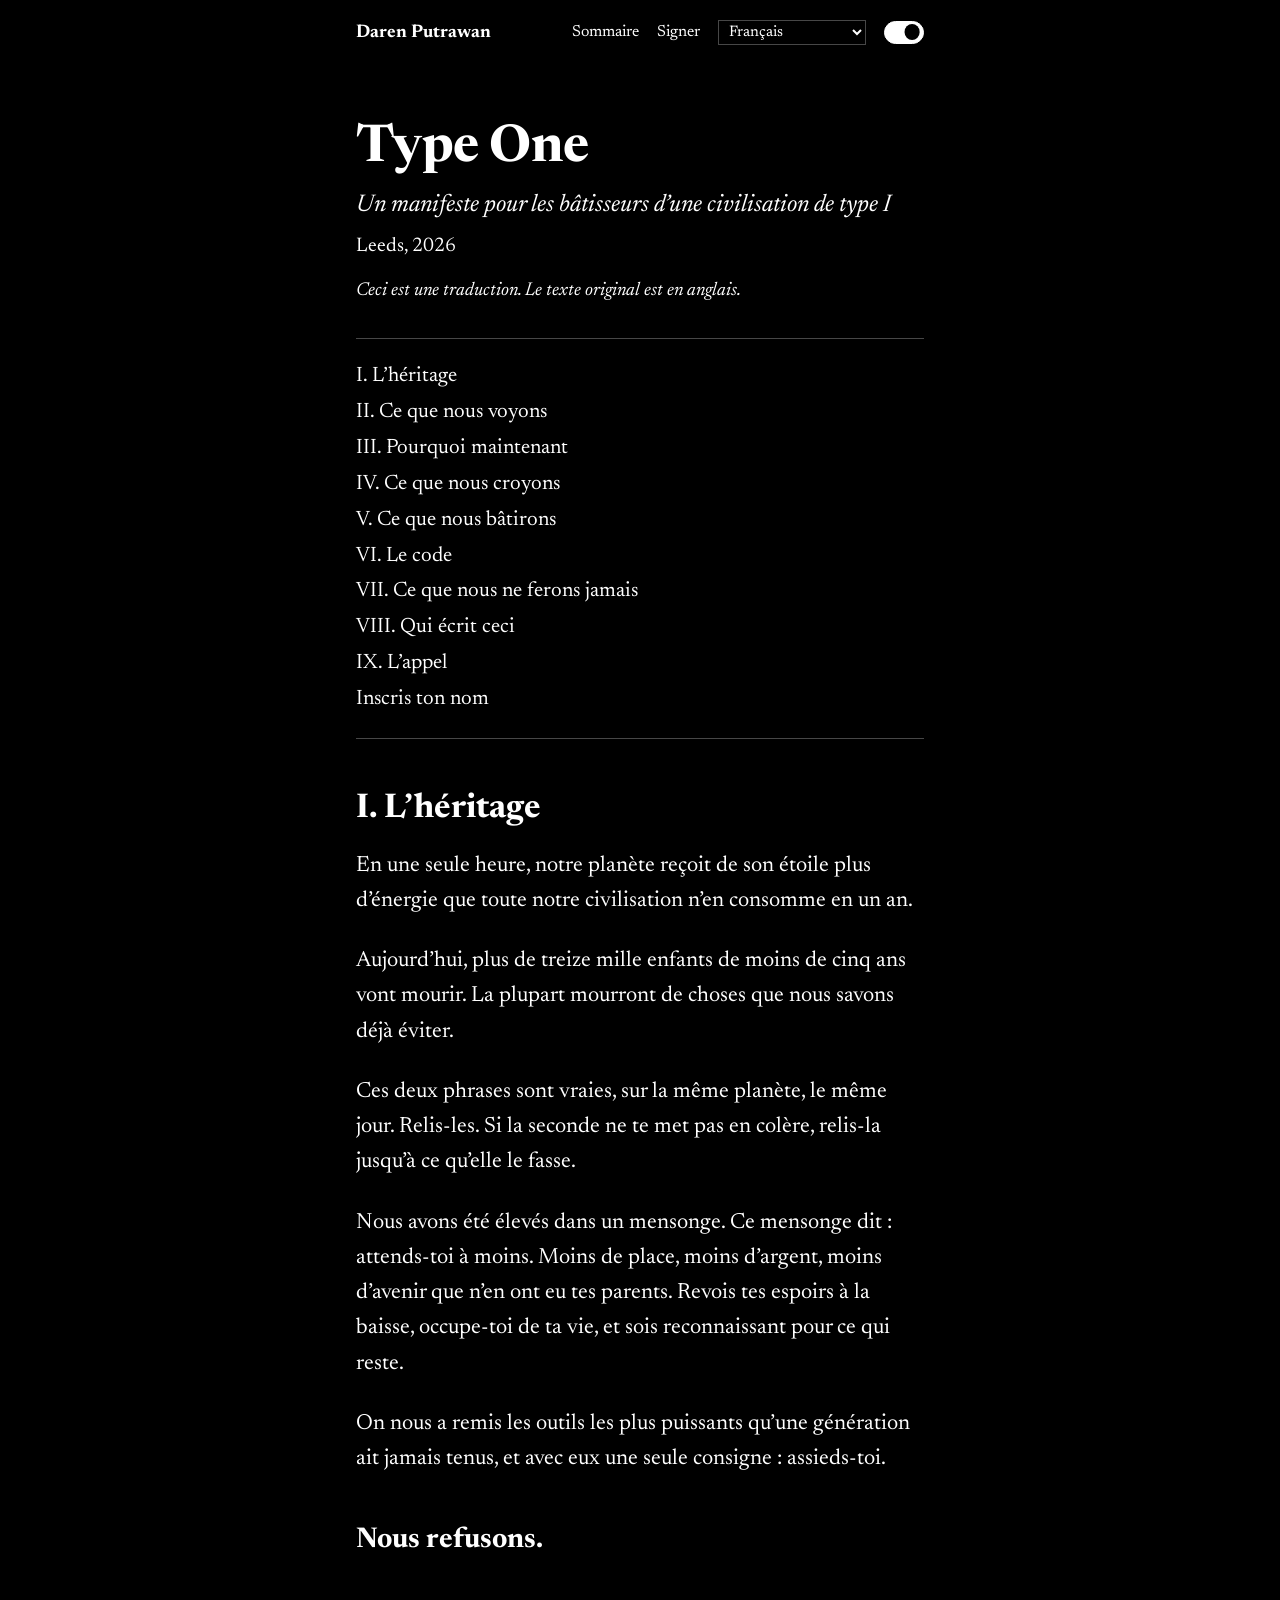
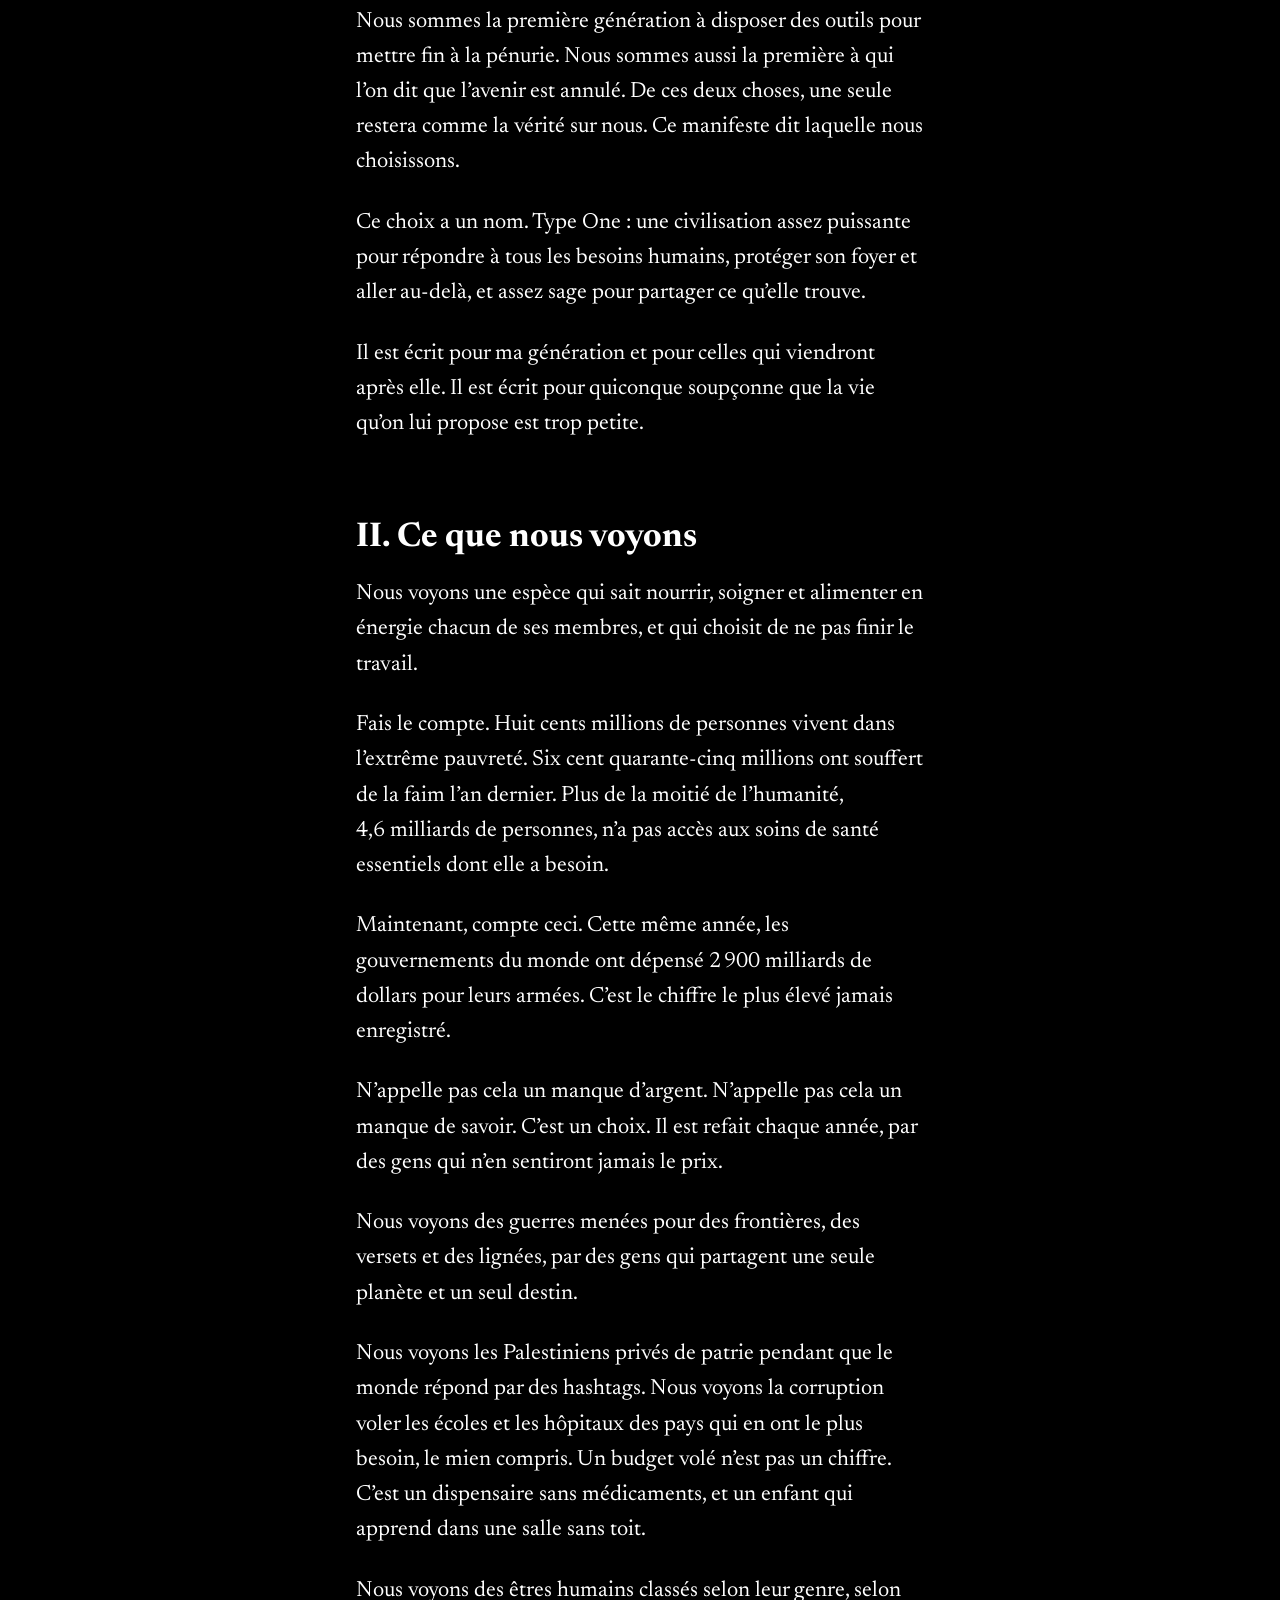
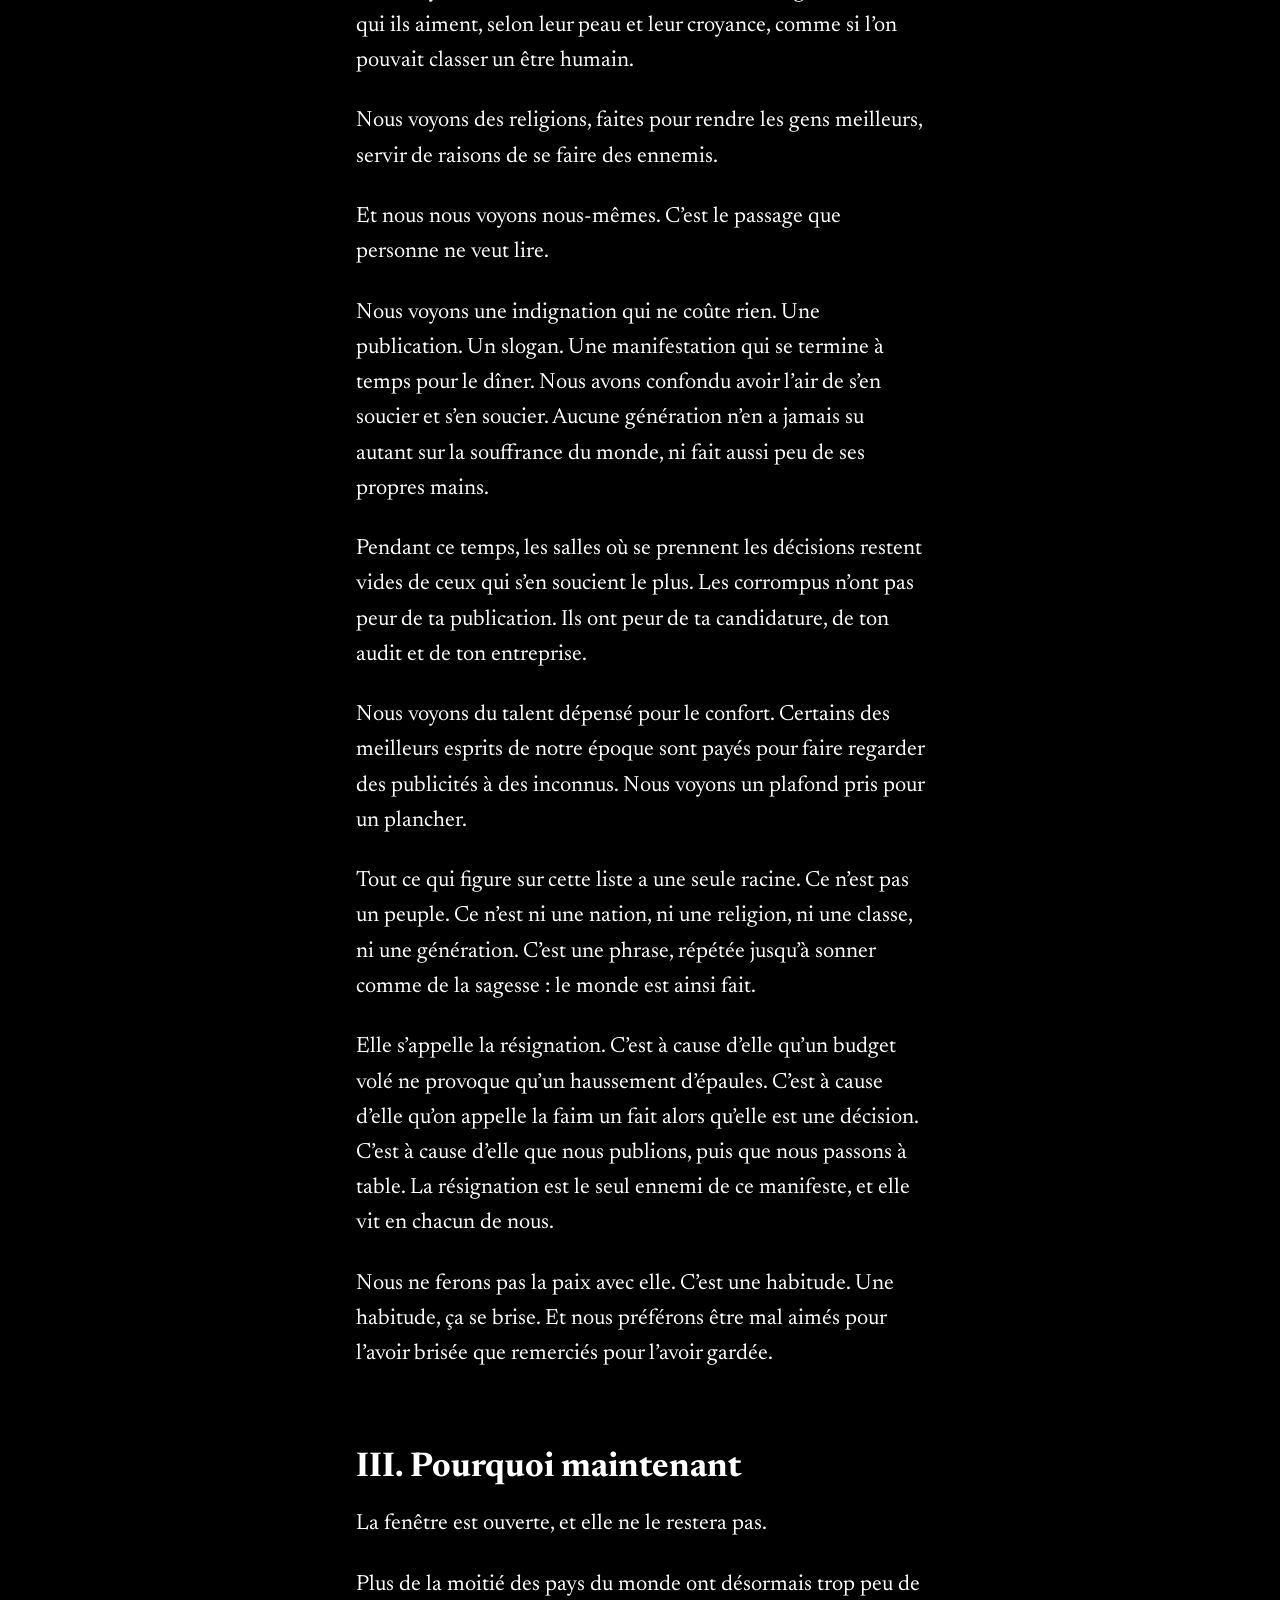
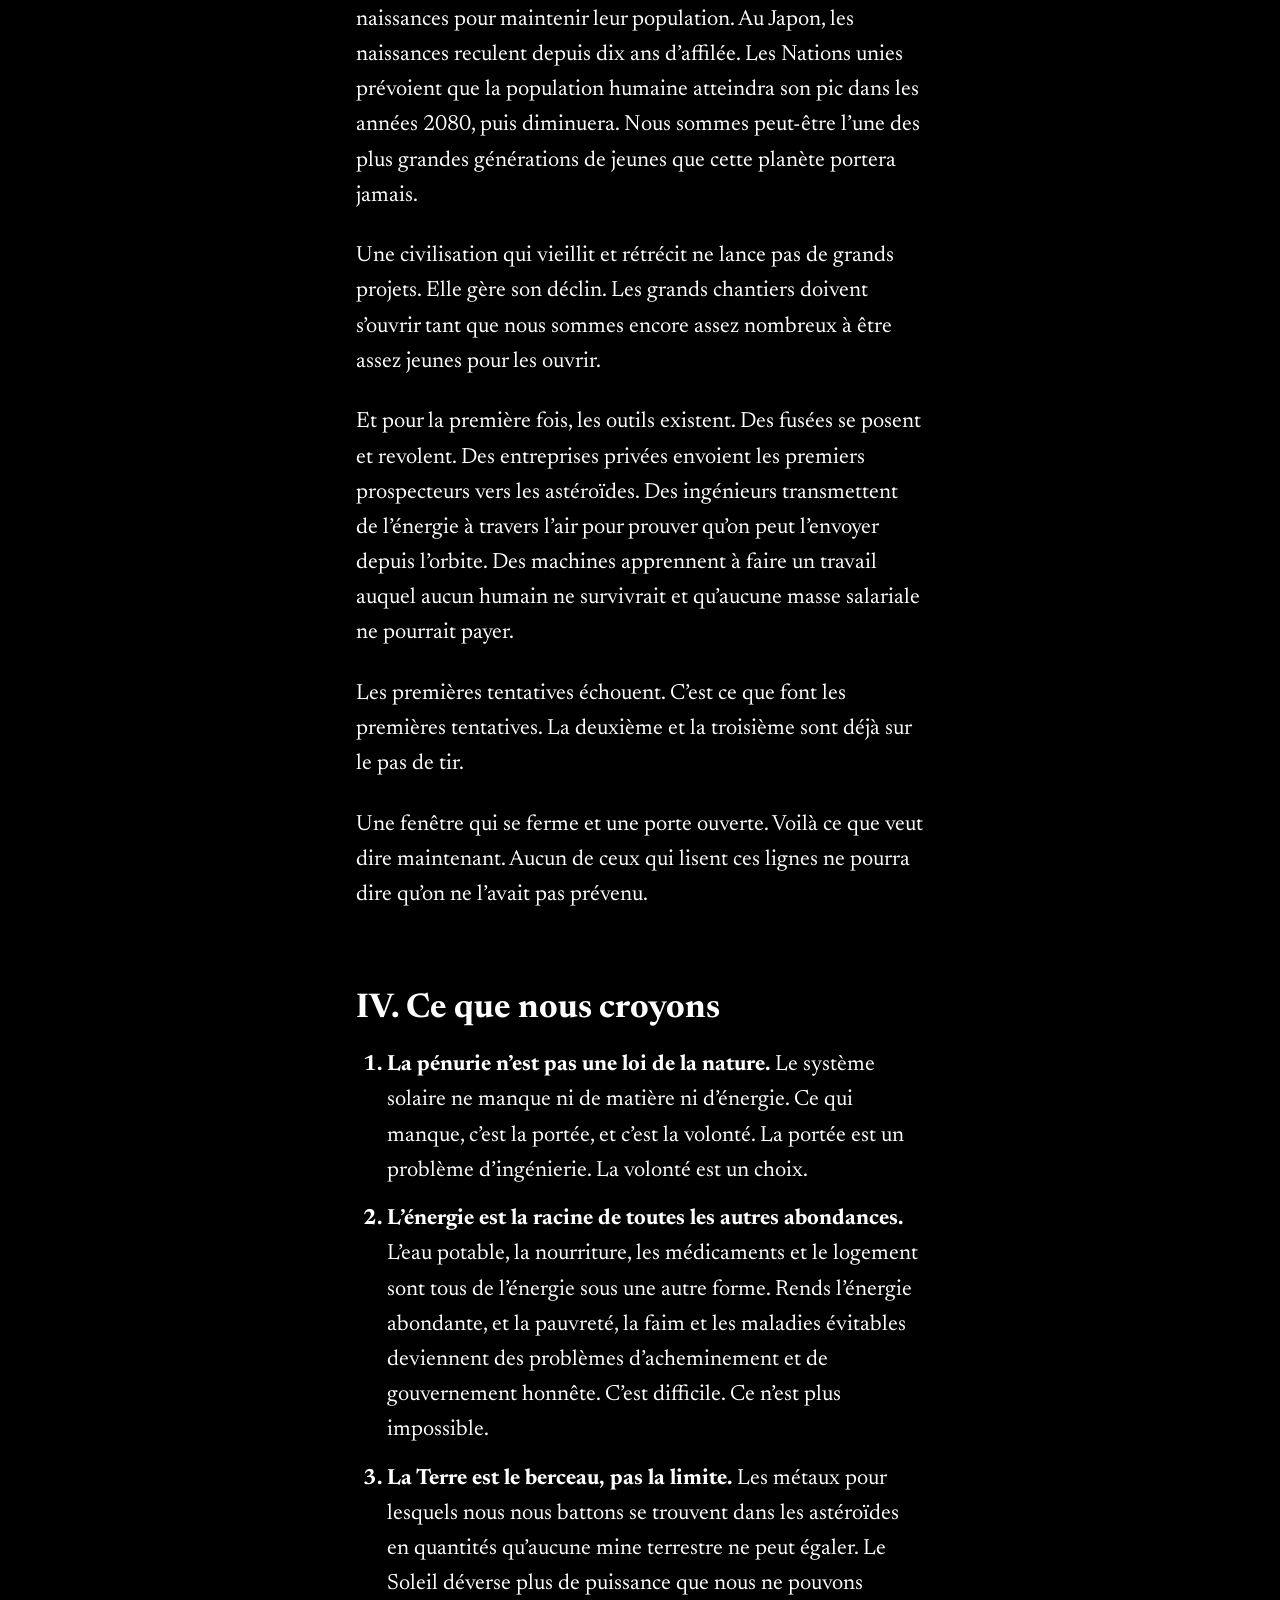
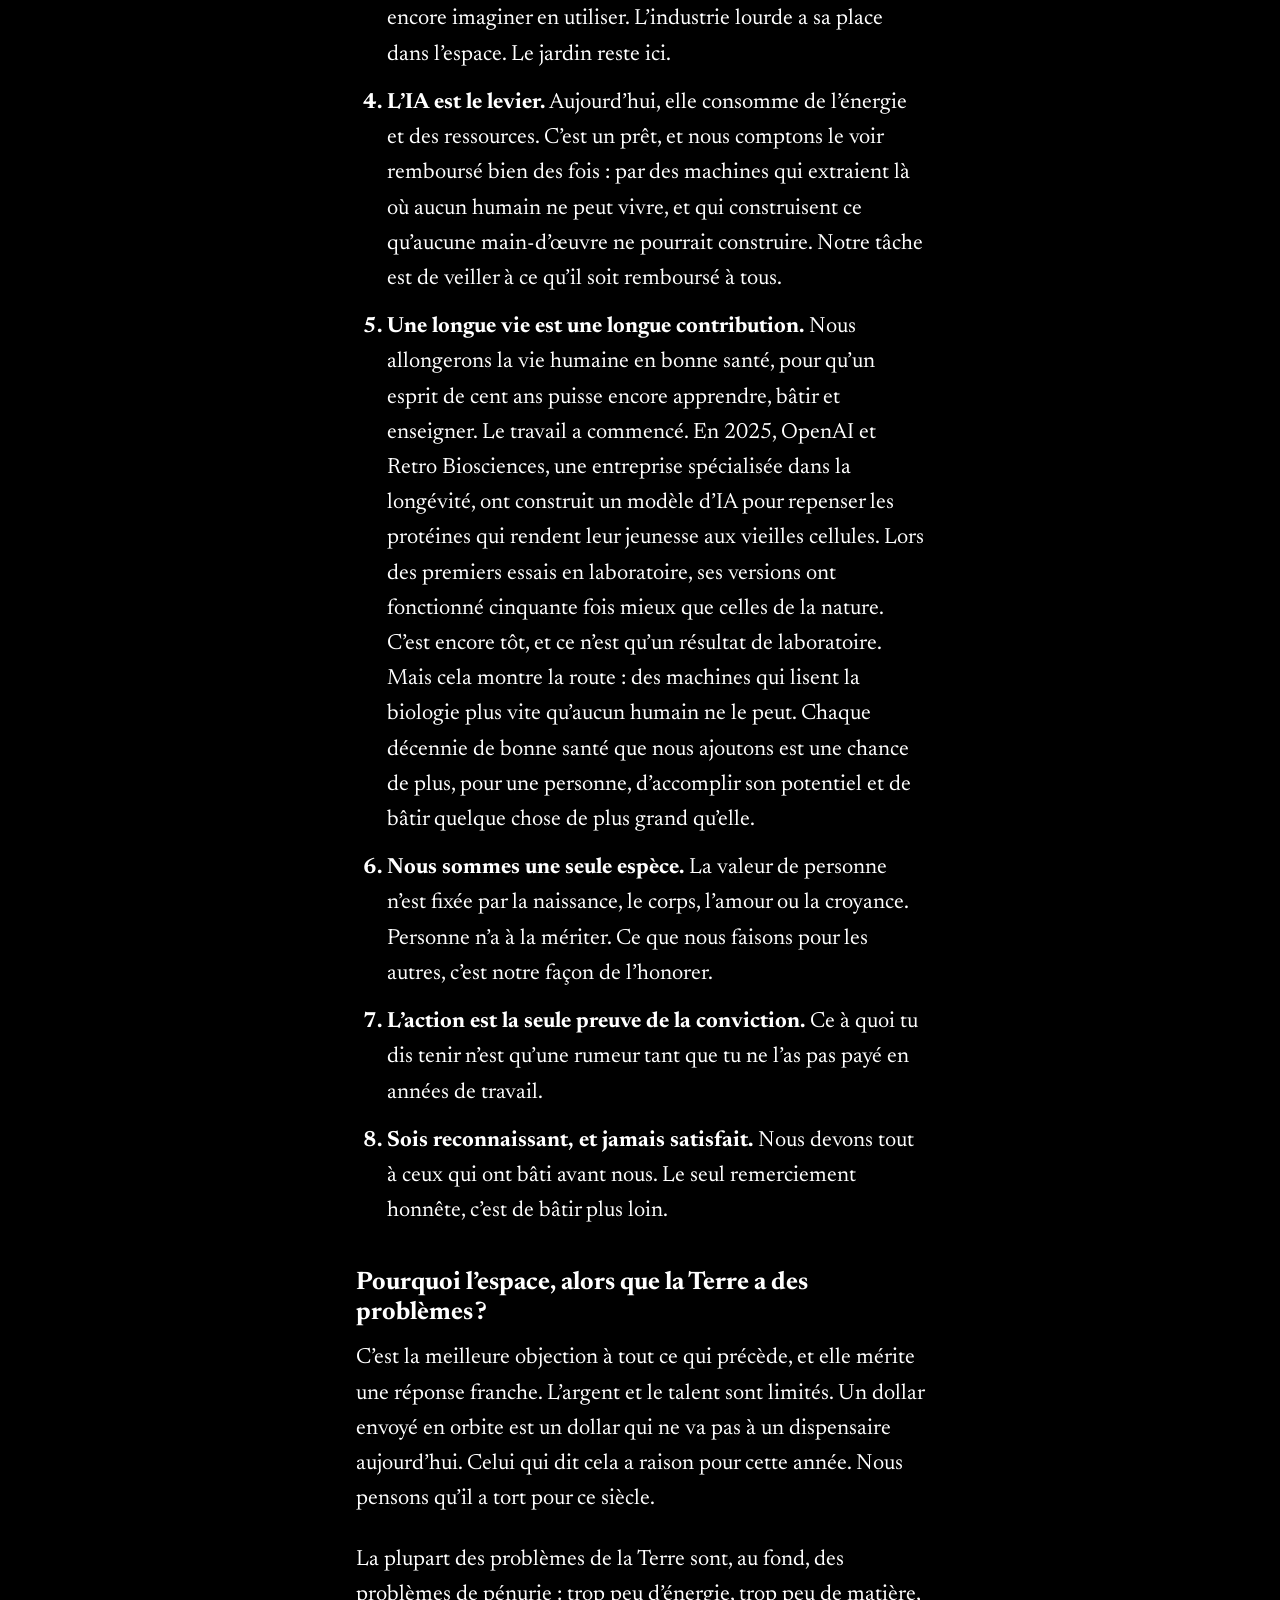
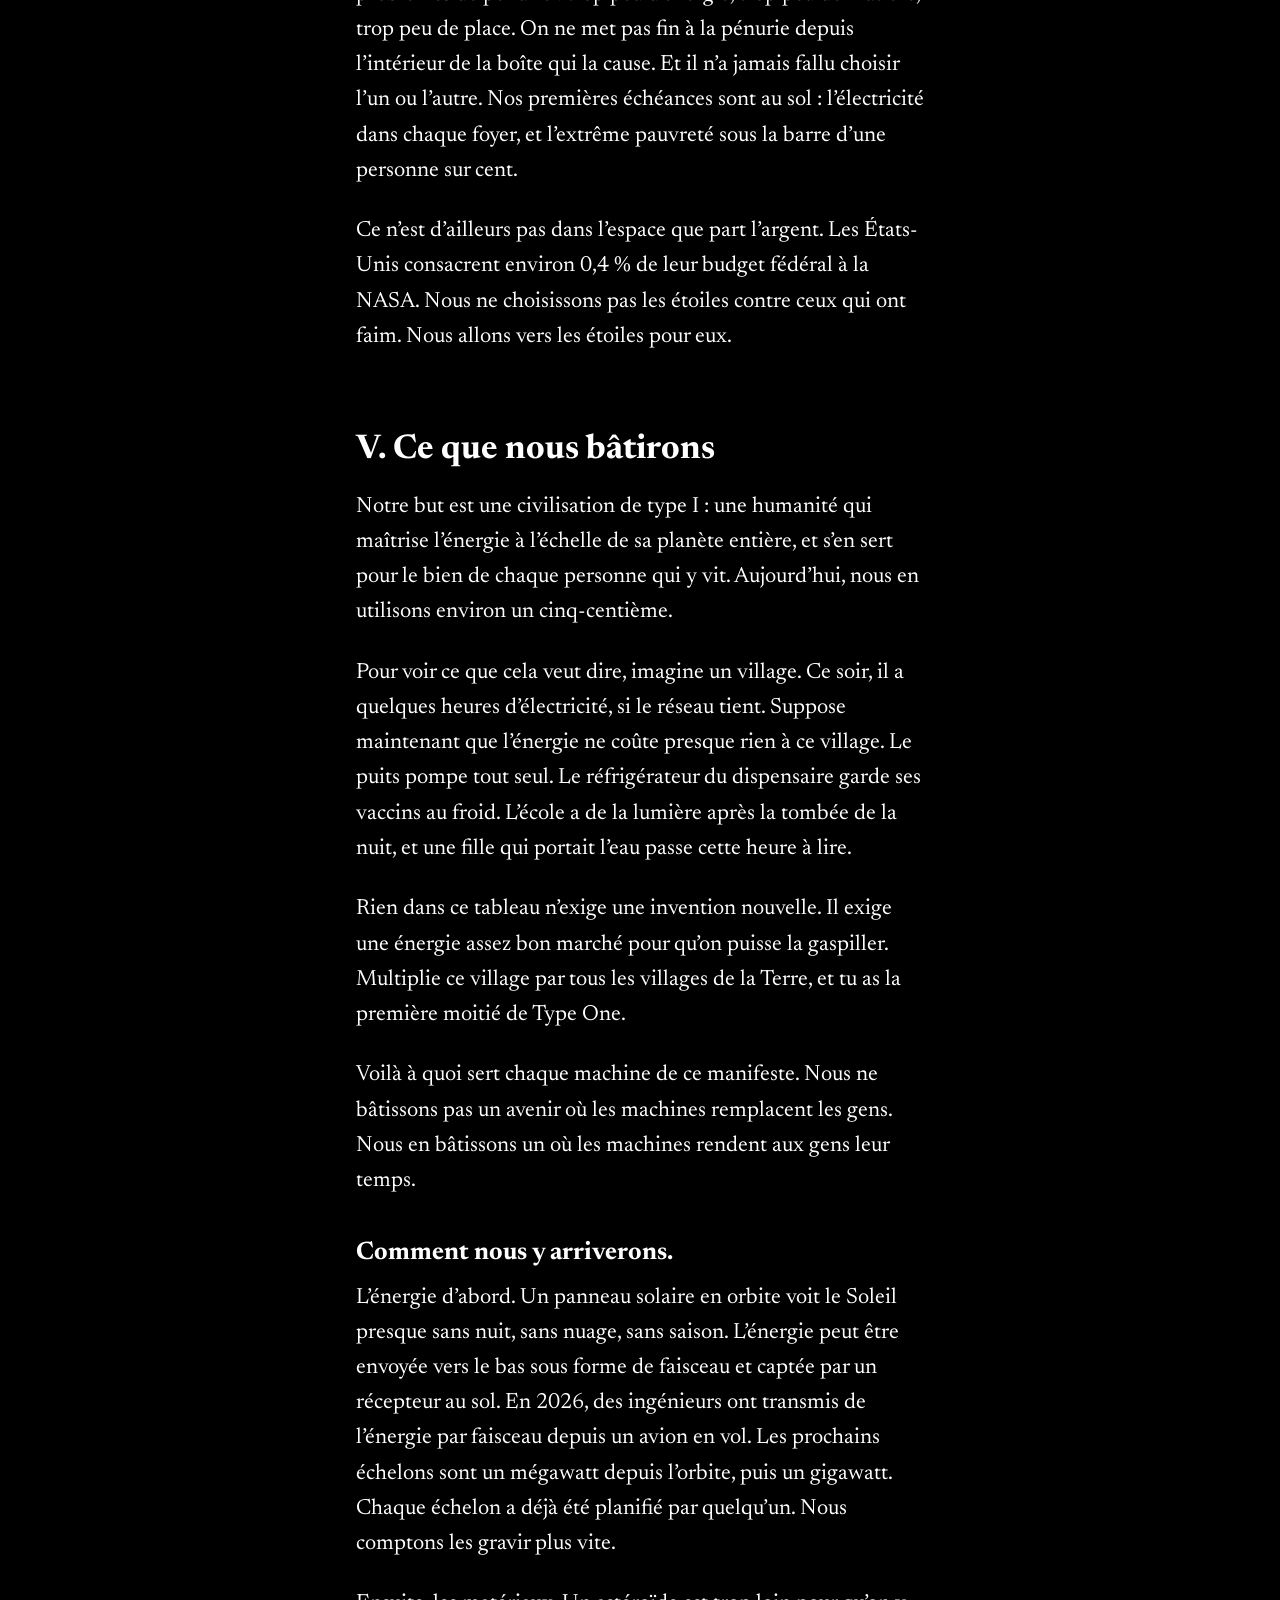
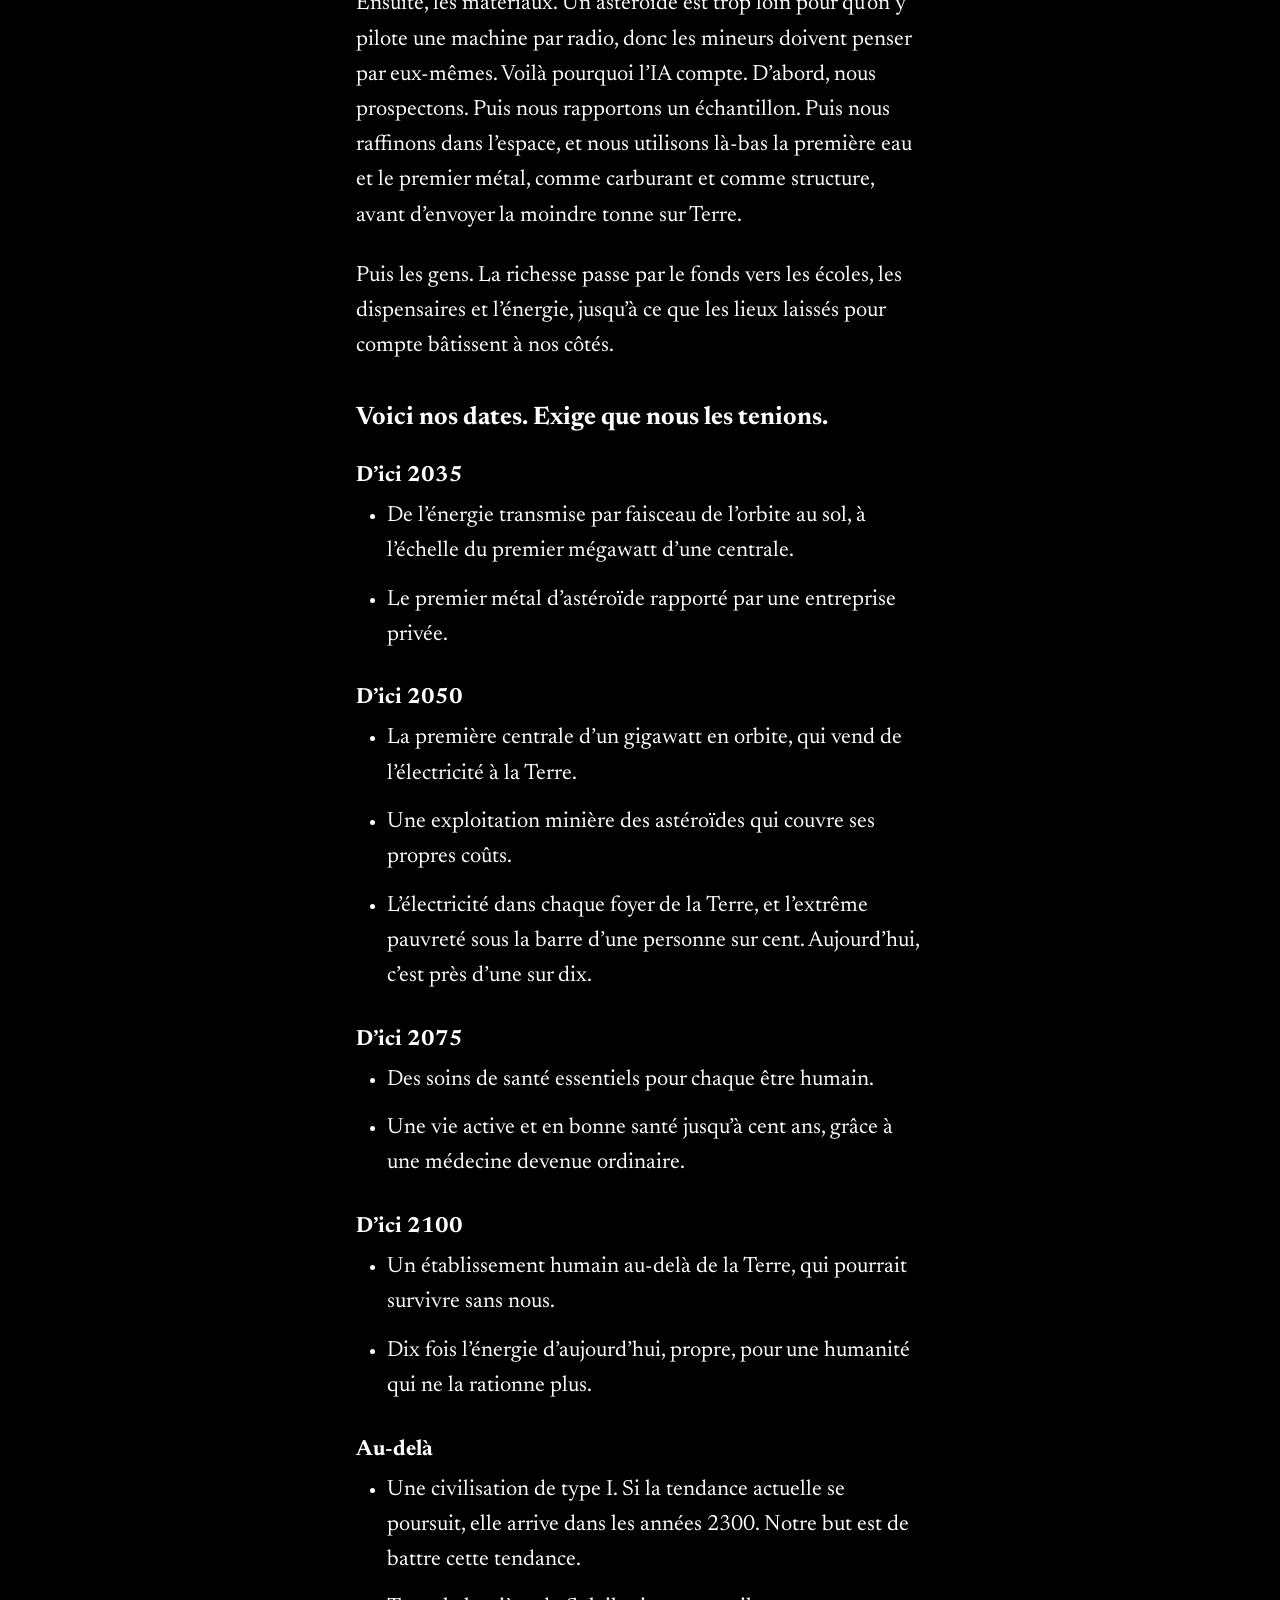
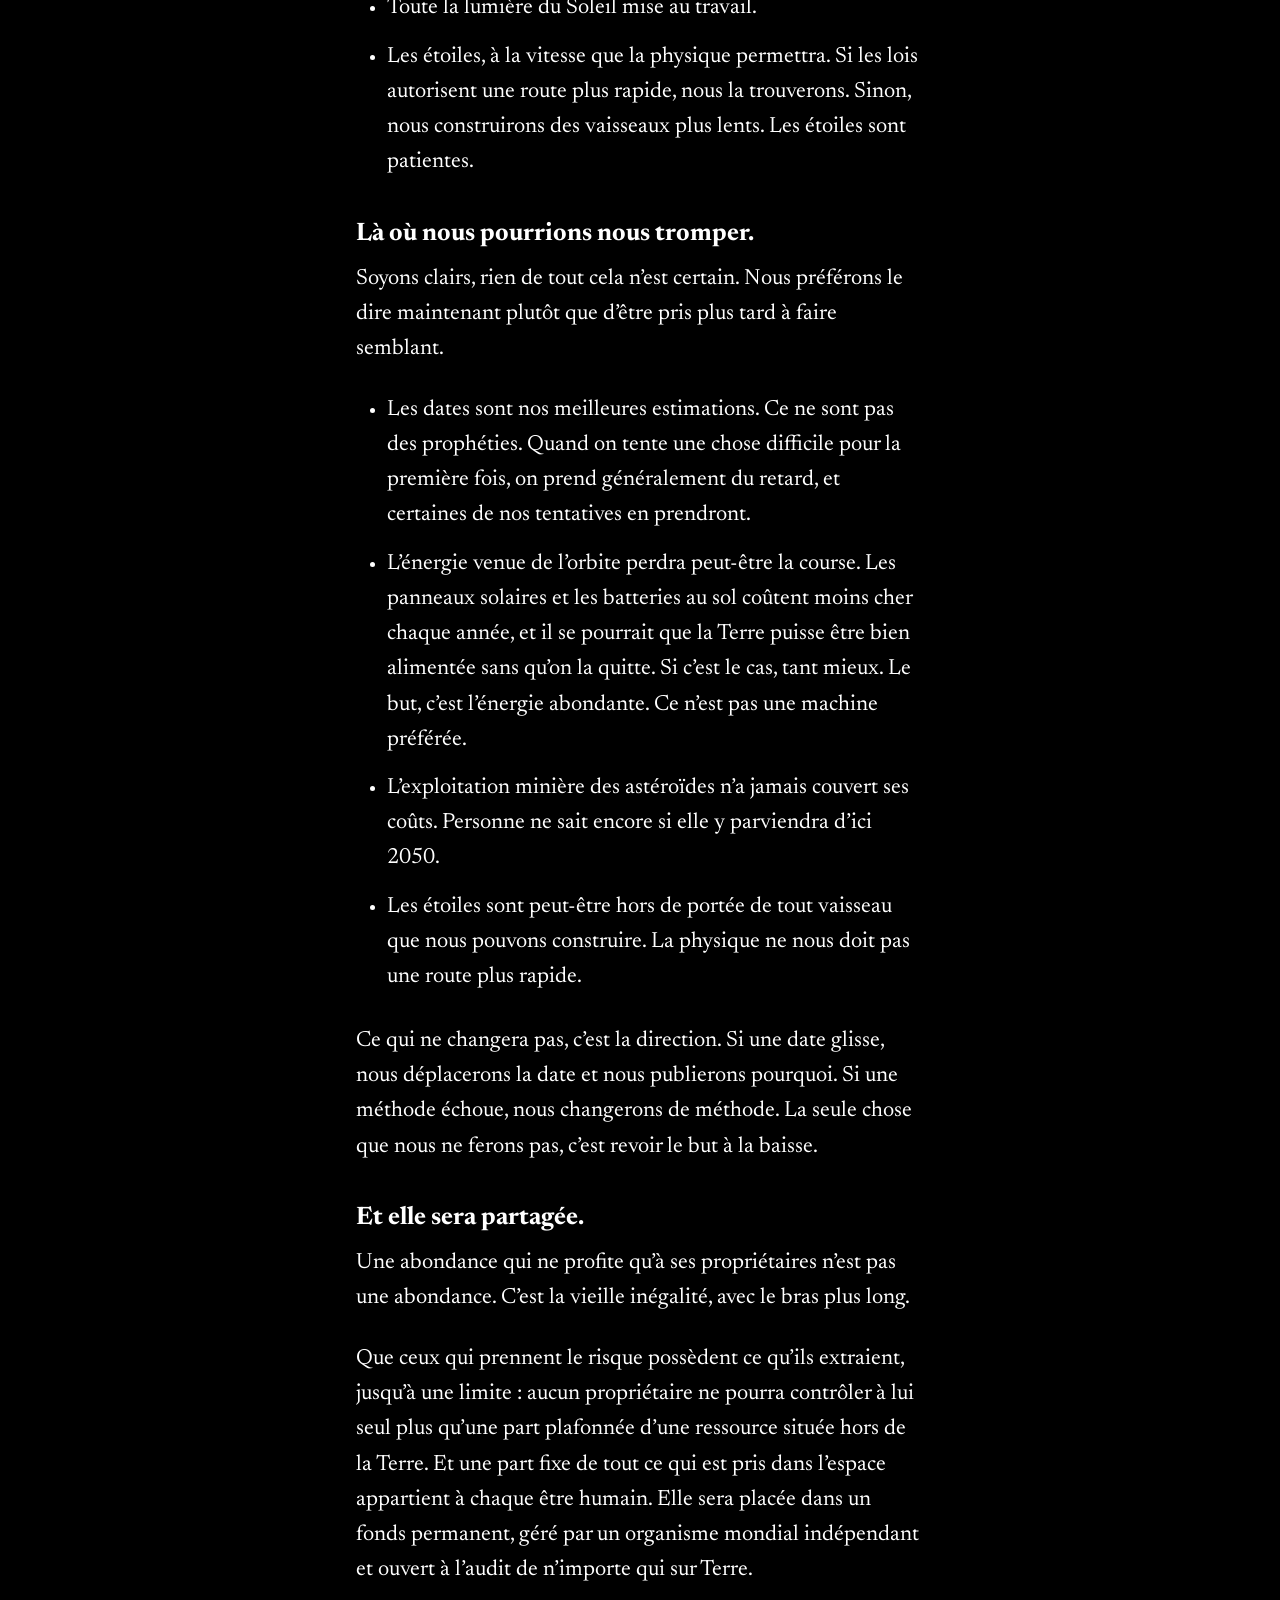
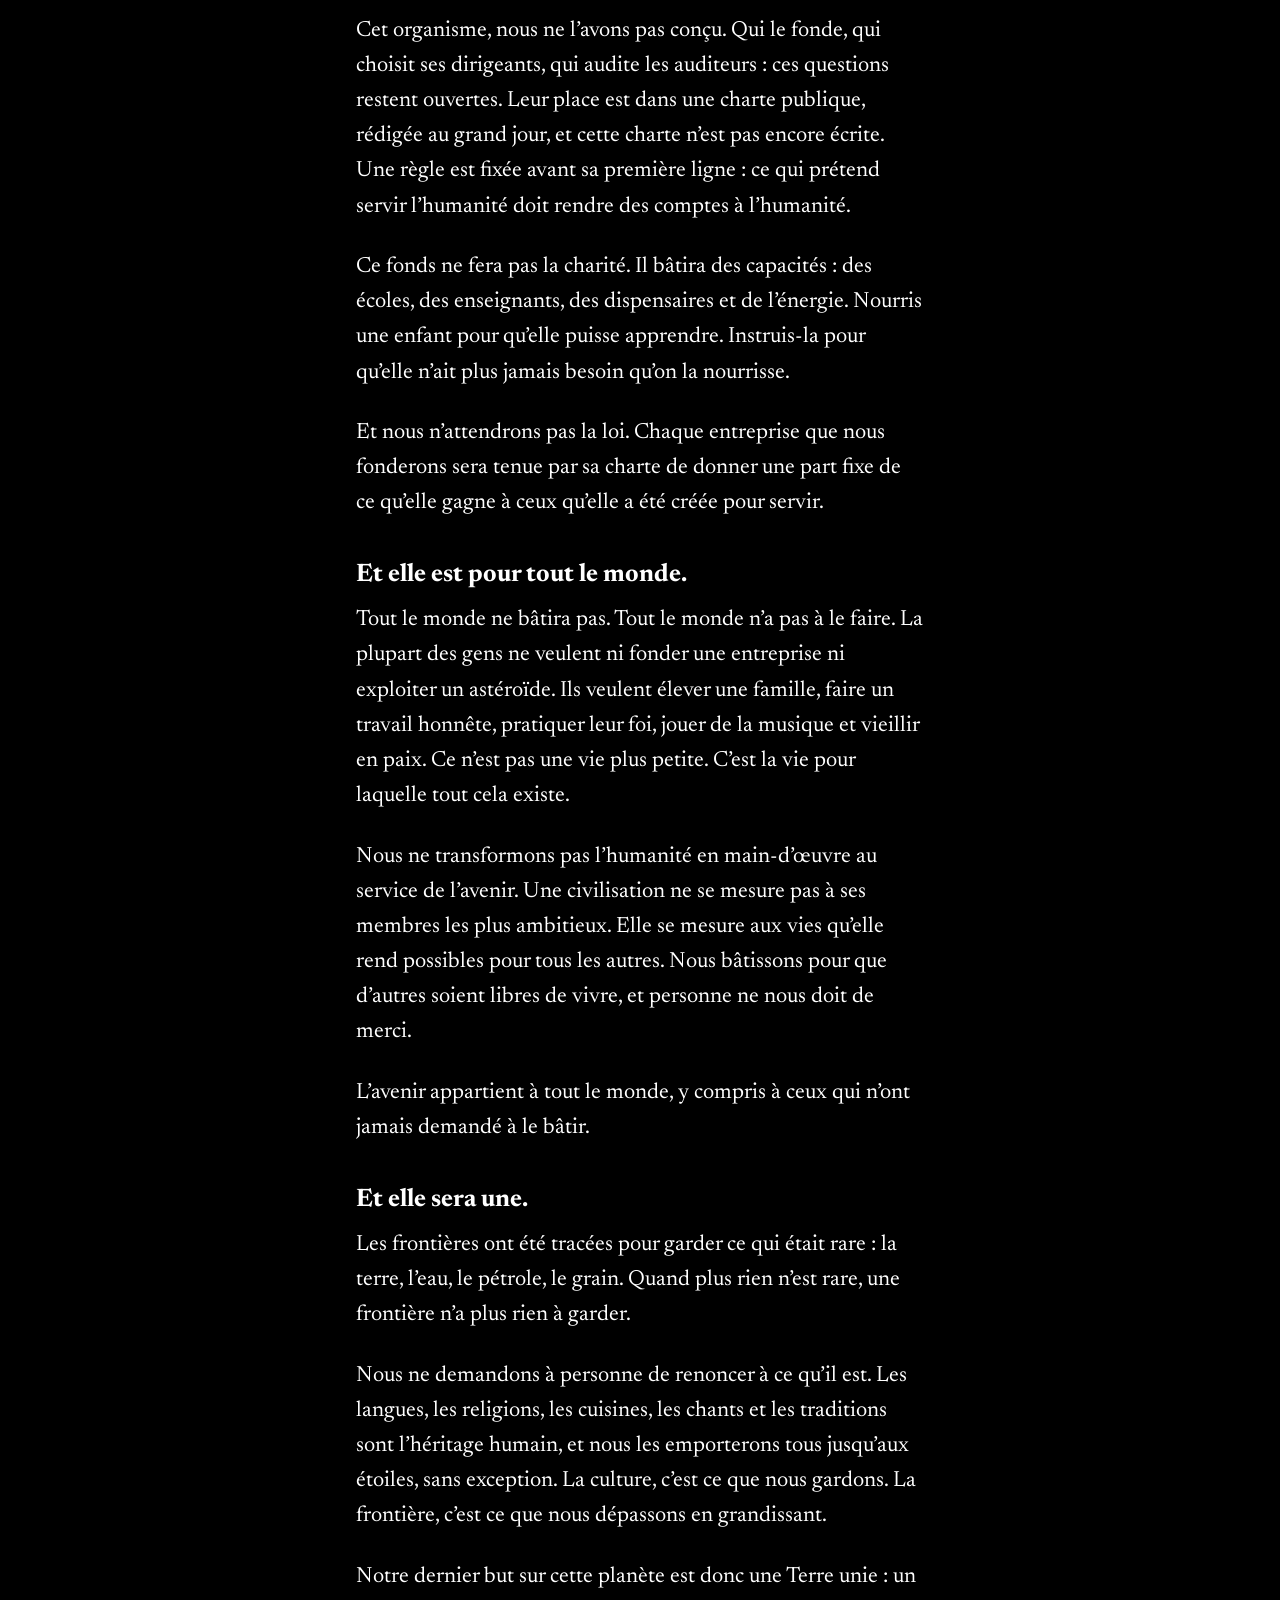
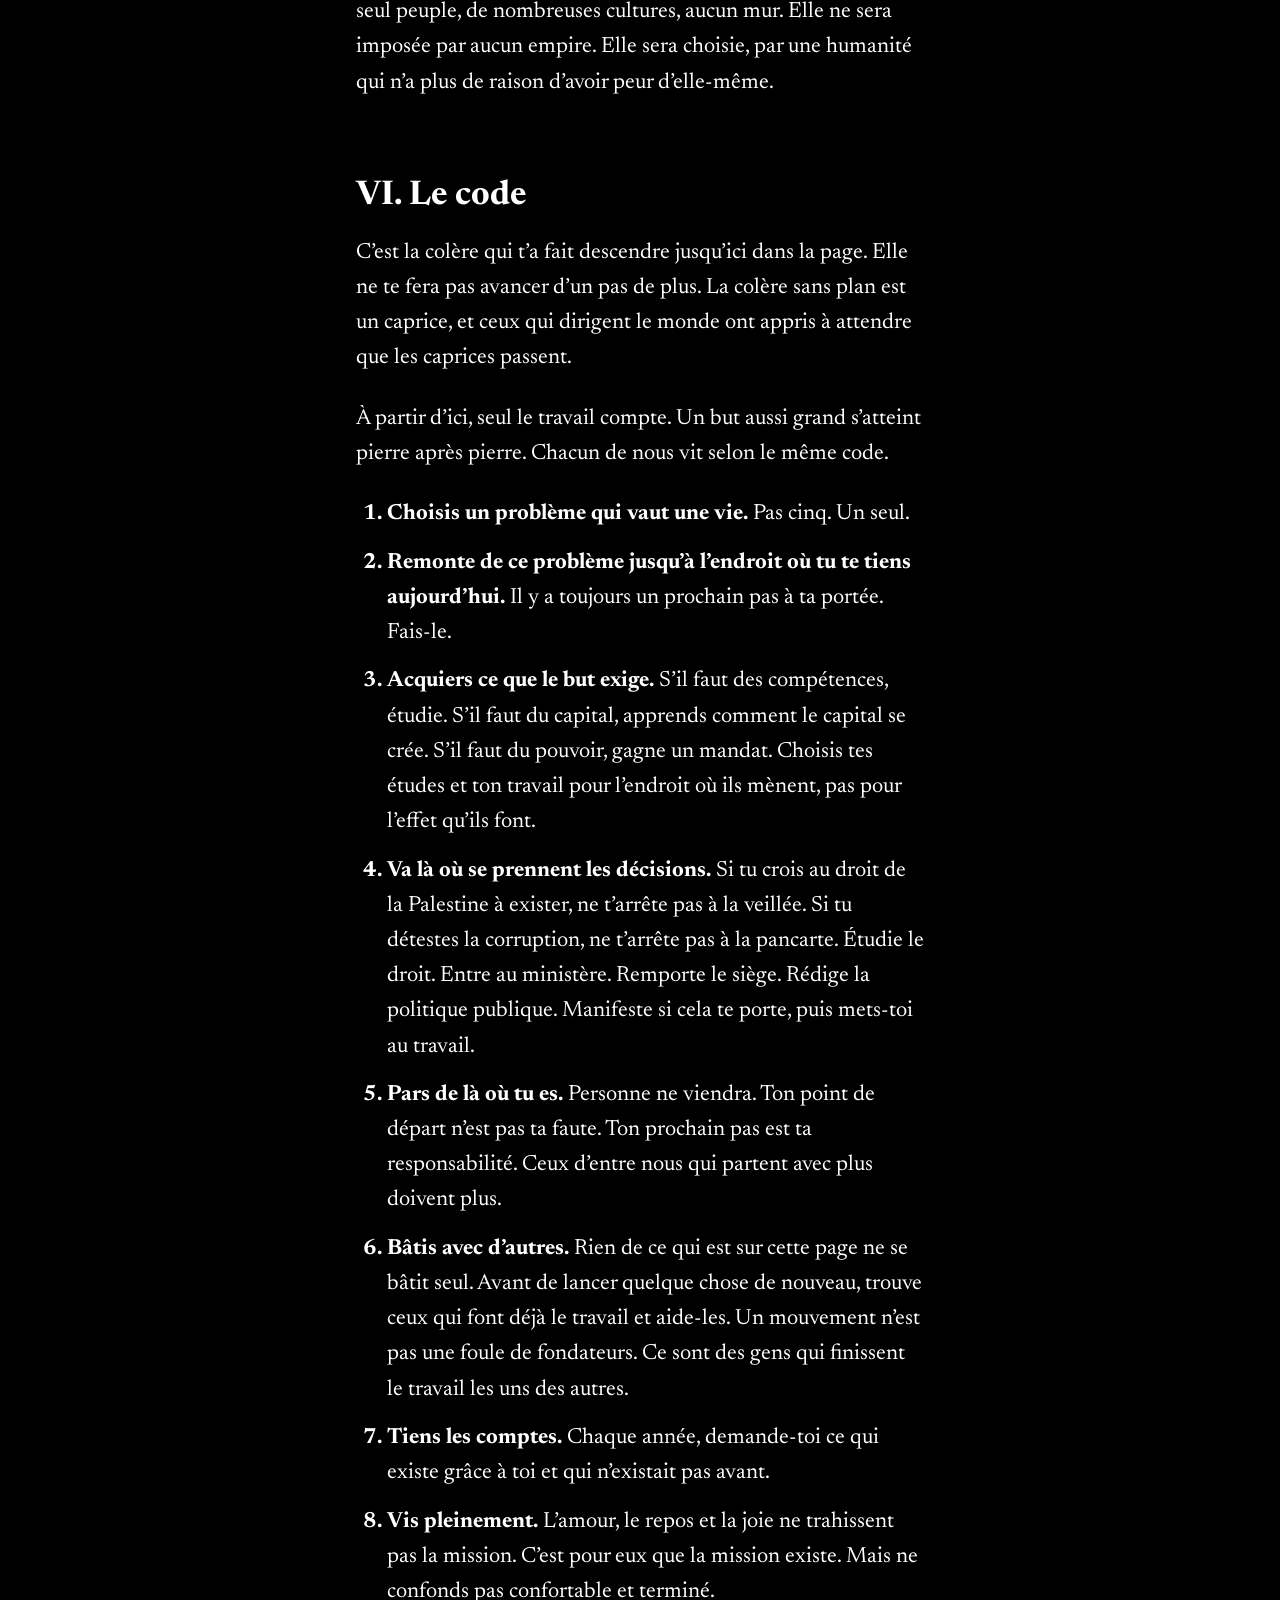
<file: fr/index.html>
<!doctype html>
<html lang="fr" dir="ltr" data-theme="dark">
<head>
<meta charset="utf-8">
<meta name="viewport" content="width=device-width, initial-scale=1">
<title>Type One — Un manifeste pour les bâtisseurs</title>
<meta name="description" content="Un manifeste pour les bâtisseurs d’une civilisation de type I.">
<meta property="og:title" content="Type One">
<meta property="og:description" content="On nous a légué un avenir annulé. Nous comptons bien en bâtir un quand même.">
<link rel="alternate" hreflang="en" href="../"><link rel="alternate" hreflang="id" href="../id/"><link rel="alternate" hreflang="es" href="../es/"><link rel="alternate" hreflang="fr" href="../fr/"><link rel="alternate" hreflang="pt" href="../pt/"><link rel="alternate" hreflang="zh" href="../zh/"><link rel="alternate" hreflang="ar" href="../ar/"><link rel="alternate" hreflang="hi" href="../hi/">
<script>try{var t=localStorage.getItem('type-one-theme');if(t)document.documentElement.dataset.theme=t}catch(e){}</script>
<link rel="preconnect" href="https://fonts.googleapis.com">
<link rel="preconnect" href="https://fonts.gstatic.com" crossorigin>
<link href="https://fonts.googleapis.com/css2?family=Newsreader:ital,opsz,wght@0,6..72,400..700;1,6..72,400..700&display=swap" rel="stylesheet">
<link rel="stylesheet" href="../styles.css">

</head>
<body>
<a class="skip" href="#part-1">Aller au manifeste</a>
<header class="top">
  <a class="site" href="#top">Daren Putrawan</a>
  <div class="top-right">
    <a class="hide-s" href="#contents">Sommaire</a>
    <a href="#sign">Signer</a>
    <select id="lang" aria-label="Langue"><option value="../" lang="en">English</option><option value="../id/" lang="id">Bahasa Indonesia</option><option value="../es/" lang="es">Español</option><option value="../fr/" selected lang="fr">Français</option><option value="../pt/" lang="pt">Português</option><option value="../zh/" lang="zh">中文</option><option value="../ar/" lang="ar">العربية</option><option value="../hi/" lang="hi">हिन्दी</option></select>
    <button id="theme" type="button" role="switch" aria-checked="true" aria-label="Mode sombre"><span></span></button>
  </div>
</header>

<main id="top">
<div class="title">
  <h1>Type One</h1>
  <p class="subtitle">Un manifeste pour les bâtisseurs d’une civilisation de type I</p>
  <p class="byline">Leeds, 2026</p>
  <p class="trnote">Ceci est une traduction. Le texte original est en anglais.</p>
</div>

<nav id="contents" aria-label="Sommaire">
  <ol><li><a href="#part-1">I. L’héritage</a></li><li><a href="#part-2">II. Ce que nous voyons</a></li><li><a href="#part-3">III. Pourquoi maintenant</a></li><li><a href="#part-4">IV. Ce que nous croyons</a></li><li><a href="#part-5">V. Ce que nous bâtirons</a></li><li><a href="#part-6">VI. Le code</a></li><li><a href="#part-7">VII. Ce que nous ne ferons jamais</a></li><li><a href="#part-8">VIII. Qui écrit ceci</a></li><li><a href="#part-9">IX. L’appel</a></li><li><a href="#sign">Inscris ton nom</a></li></ol>
</nav>

<section id="part-1"><h2><span class="num">I.</span> L’héritage</h2>
<p>En une seule heure, notre planète reçoit de son étoile plus d’énergie que toute notre civilisation n’en consomme en un an.</p>
<p>Aujourd’hui, plus de treize mille enfants de moins de cinq ans vont mourir. La plupart mourront de choses que nous savons déjà éviter.</p>
<p>Ces deux phrases sont vraies, sur la même planète, le même jour. Relis-les. Si la seconde ne te met pas en colère, relis-la jusqu’à ce qu’elle le fasse.</p>
<p>Nous avons été élevés dans un mensonge. Ce mensonge dit : attends-toi à moins. Moins de place, moins d’argent, moins d’avenir que n’en ont eu tes parents. Revois tes espoirs à la baisse, occupe-toi de ta vie, et sois reconnaissant pour ce qui reste.</p>
<p>On nous a remis les outils les plus puissants qu’une génération ait jamais tenus, et avec eux une seule consigne : assieds-toi.</p>
<p class="shout">Nous refusons.</p>
<p>Nous sommes la première génération à disposer des outils pour mettre fin à la pénurie. Nous sommes aussi la première à qui l’on dit que l’avenir est annulé. De ces deux choses, une seule restera comme la vérité sur nous. Ce manifeste dit laquelle nous choisissons.</p>
<p>Ce choix a un nom. Type One : une civilisation assez puissante pour répondre à tous les besoins humains, protéger son foyer et aller au-delà, et assez sage pour partager ce qu’elle trouve.</p>
<p>Il est écrit pour ma génération et pour celles qui viendront après elle. Il est écrit pour quiconque soupçonne que la vie qu’on lui propose est trop petite.</p>
</section>
<section id="part-2"><h2><span class="num">II.</span> Ce que nous voyons</h2>
<p>Nous voyons une espèce qui sait nourrir, soigner et alimenter en énergie chacun de ses membres, et qui choisit de ne pas finir le travail.</p>
<p>Fais le compte. Huit cents millions de personnes vivent dans l’extrême pauvreté. Six cent quarante-cinq millions ont souffert de la faim l’an dernier. Plus de la moitié de l’humanité, 4,6 milliards de personnes, n’a pas accès aux soins de santé essentiels dont elle a besoin.</p>
<p>Maintenant, compte ceci. Cette même année, les gouvernements du monde ont dépensé 2 900 milliards de dollars pour leurs armées. C’est le chiffre le plus élevé jamais enregistré.</p>
<p>N’appelle pas cela un manque d’argent. N’appelle pas cela un manque de savoir. C’est un choix. Il est refait chaque année, par des gens qui n’en sentiront jamais le prix.</p>
<p>Nous voyons des guerres menées pour des frontières, des versets et des lignées, par des gens qui partagent une seule planète et un seul destin.</p>
<p>Nous voyons les Palestiniens privés de patrie pendant que le monde répond par des hashtags. Nous voyons la corruption voler les écoles et les hôpitaux des pays qui en ont le plus besoin, le mien compris. Un budget volé n’est pas un chiffre. C’est un dispensaire sans médicaments, et un enfant qui apprend dans une salle sans toit.</p>
<p>Nous voyons des êtres humains classés selon leur genre, selon qui ils aiment, selon leur peau et leur croyance, comme si l’on pouvait classer un être humain.</p>
<p>Nous voyons des religions, faites pour rendre les gens meilleurs, servir de raisons de se faire des ennemis.</p>
<p>Et nous nous voyons nous-mêmes. C’est le passage que personne ne veut lire.</p>
<p>Nous voyons une indignation qui ne coûte rien. Une publication. Un slogan. Une manifestation qui se termine à temps pour le dîner. Nous avons confondu avoir l’air de s’en soucier et s’en soucier. Aucune génération n’en a jamais su autant sur la souffrance du monde, ni fait aussi peu de ses propres mains.</p>
<p>Pendant ce temps, les salles où se prennent les décisions restent vides de ceux qui s’en soucient le plus. Les corrompus n’ont pas peur de ta publication. Ils ont peur de ta candidature, de ton audit et de ton entreprise.</p>
<p>Nous voyons du talent dépensé pour le confort. Certains des meilleurs esprits de notre époque sont payés pour faire regarder des publicités à des inconnus. Nous voyons un plafond pris pour un plancher.</p>
<p>Tout ce qui figure sur cette liste a une seule racine. Ce n’est pas un peuple. Ce n’est ni une nation, ni une religion, ni une classe, ni une génération. C’est une phrase, répétée jusqu’à sonner comme de la sagesse : le monde est ainsi fait.</p>
<p>Elle s’appelle la résignation. C’est à cause d’elle qu’un budget volé ne provoque qu’un haussement d’épaules. C’est à cause d’elle qu’on appelle la faim un fait alors qu’elle est une décision. C’est à cause d’elle que nous publions, puis que nous passons à table. La résignation est le seul ennemi de ce manifeste, et elle vit en chacun de nous.</p>
<p>Nous ne ferons pas la paix avec elle. C’est une habitude. Une habitude, ça se brise. Et nous préférons être mal aimés pour l’avoir brisée que remerciés pour l’avoir gardée.</p>
</section>
<section id="part-3"><h2><span class="num">III.</span> Pourquoi maintenant</h2>
<p>La fenêtre est ouverte, et elle ne le restera pas.</p>
<p>Plus de la moitié des pays du monde ont désormais trop peu de naissances pour maintenir leur population. Au Japon, les naissances reculent depuis dix ans d’affilée. Les Nations unies prévoient que la population humaine atteindra son pic dans les années 2080, puis diminuera. Nous sommes peut-être l’une des plus grandes générations de jeunes que cette planète portera jamais.</p>
<p>Une civilisation qui vieillit et rétrécit ne lance pas de grands projets. Elle gère son déclin. Les grands chantiers doivent s’ouvrir tant que nous sommes encore assez nombreux à être assez jeunes pour les ouvrir.</p>
<p>Et pour la première fois, les outils existent. Des fusées se posent et revolent. Des entreprises privées envoient les premiers prospecteurs vers les astéroïdes. Des ingénieurs transmettent de l’énergie à travers l’air pour prouver qu’on peut l’envoyer depuis l’orbite. Des machines apprennent à faire un travail auquel aucun humain ne survivrait et qu’aucune masse salariale ne pourrait payer.</p>
<p>Les premières tentatives échouent. C’est ce que font les premières tentatives. La deuxième et la troisième sont déjà sur le pas de tir.</p>
<p>Une fenêtre qui se ferme et une porte ouverte. Voilà ce que veut dire maintenant. Aucun de ceux qui lisent ces lignes ne pourra dire qu’on ne l’avait pas prévenu.</p>
</section>
<section id="part-4"><h2><span class="num">IV.</span> Ce que nous croyons</h2>
<ol><li><strong>La pénurie n’est pas une loi de la nature.</strong> Le système solaire ne manque ni de matière ni d’énergie. Ce qui manque, c’est la portée, et c’est la volonté. La portée est un problème d’ingénierie. La volonté est un choix.</li><li><strong>L’énergie est la racine de toutes les autres abondances.</strong> L’eau potable, la nourriture, les médicaments et le logement sont tous de l’énergie sous une autre forme. Rends l’énergie abondante, et la pauvreté, la faim et les maladies évitables deviennent des problèmes d’acheminement et de gouvernement honnête. C’est difficile. Ce n’est plus impossible.</li><li><strong>La Terre est le berceau, pas la limite.</strong> Les métaux pour lesquels nous nous battons se trouvent dans les astéroïdes en quantités qu’aucune mine terrestre ne peut égaler. Le Soleil déverse plus de puissance que nous ne pouvons encore imaginer en utiliser. L’industrie lourde a sa place dans l’espace. Le jardin reste ici.</li><li><strong>L’IA est le levier.</strong> Aujourd’hui, elle consomme de l’énergie et des ressources. C’est un prêt, et nous comptons le voir remboursé bien des fois : par des machines qui extraient là où aucun humain ne peut vivre, et qui construisent ce qu’aucune main-d’œuvre ne pourrait construire. Notre tâche est de veiller à ce qu’il soit remboursé à tous.</li><li><strong>Une longue vie est une longue contribution.</strong> Nous allongerons la vie humaine en bonne santé, pour qu’un esprit de cent ans puisse encore apprendre, bâtir et enseigner. Le travail a commencé. En 2025, OpenAI et Retro Biosciences, une entreprise spécialisée dans la longévité, ont construit un modèle d’IA pour repenser les protéines qui rendent leur jeunesse aux vieilles cellules. Lors des premiers essais en laboratoire, ses versions ont fonctionné cinquante fois mieux que celles de la nature. C’est encore tôt, et ce n’est qu’un résultat de laboratoire. Mais cela montre la route : des machines qui lisent la biologie plus vite qu’aucun humain ne le peut. Chaque décennie de bonne santé que nous ajoutons est une chance de plus, pour une personne, d’accomplir son potentiel et de bâtir quelque chose de plus grand qu’elle.</li><li><strong>Nous sommes une seule espèce.</strong> La valeur de personne n’est fixée par la naissance, le corps, l’amour ou la croyance. Personne n’a à la mériter. Ce que nous faisons pour les autres, c’est notre façon de l’honorer.</li><li><strong>L’action est la seule preuve de la conviction.</strong> Ce à quoi tu dis tenir n’est qu’une rumeur tant que tu ne l’as pas payé en années de travail.</li><li><strong>Sois reconnaissant, et jamais satisfait.</strong> Nous devons tout à ceux qui ont bâti avant nous. Le seul remerciement honnête, c’est de bâtir plus loin.</li></ol>
<h3><strong>Pourquoi l’espace, alors que la Terre a des problèmes ?</strong></h3>
<p>C’est la meilleure objection à tout ce qui précède, et elle mérite une réponse franche. L’argent et le talent sont limités. Un dollar envoyé en orbite est un dollar qui ne va pas à un dispensaire aujourd’hui. Celui qui dit cela a raison pour cette année. Nous pensons qu’il a tort pour ce siècle.</p>
<p>La plupart des problèmes de la Terre sont, au fond, des problèmes de pénurie : trop peu d’énergie, trop peu de matière, trop peu de place. On ne met pas fin à la pénurie depuis l’intérieur de la boîte qui la cause. Et il n’a jamais fallu choisir l’un ou l’autre. Nos premières échéances sont au sol : l’électricité dans chaque foyer, et l’extrême pauvreté sous la barre d’une personne sur cent.</p>
<p>Ce n’est d’ailleurs pas dans l’espace que part l’argent. Les États-Unis consacrent environ 0,4 % de leur budget fédéral à la NASA. Nous ne choisissons pas les étoiles contre ceux qui ont faim. Nous allons vers les étoiles pour eux.</p>
</section>
<section id="part-5"><h2><span class="num">V.</span> Ce que nous bâtirons</h2>
<p>Notre but est une civilisation de type I : une humanité qui maîtrise l’énergie à l’échelle de sa planète entière, et s’en sert pour le bien de chaque personne qui y vit. Aujourd’hui, nous en utilisons environ un cinq-centième.</p>
<p>Pour voir ce que cela veut dire, imagine un village. Ce soir, il a quelques heures d’électricité, si le réseau tient. Suppose maintenant que l’énergie ne coûte presque rien à ce village. Le puits pompe tout seul. Le réfrigérateur du dispensaire garde ses vaccins au froid. L’école a de la lumière après la tombée de la nuit, et une fille qui portait l’eau passe cette heure à lire.</p>
<p>Rien dans ce tableau n’exige une invention nouvelle. Il exige une énergie assez bon marché pour qu’on puisse la gaspiller. Multiplie ce village par tous les villages de la Terre, et tu as la première moitié de Type One.</p>
<p>Voilà à quoi sert chaque machine de ce manifeste. Nous ne bâtissons pas un avenir où les machines remplacent les gens. Nous en bâtissons un où les machines rendent aux gens leur temps.</p>
<h3><strong>Comment nous y arriverons.</strong></h3>
<p>L’énergie d’abord. Un panneau solaire en orbite voit le Soleil presque sans nuit, sans nuage, sans saison. L’énergie peut être envoyée vers le bas sous forme de faisceau et captée par un récepteur au sol. En 2026, des ingénieurs ont transmis de l’énergie par faisceau depuis un avion en vol. Les prochains échelons sont un mégawatt depuis l’orbite, puis un gigawatt. Chaque échelon a déjà été planifié par quelqu’un. Nous comptons les gravir plus vite.</p>
<p>Ensuite, les matériaux. Un astéroïde est trop loin pour qu’on y pilote une machine par radio, donc les mineurs doivent penser par eux-mêmes. Voilà pourquoi l’IA compte. D’abord, nous prospectons. Puis nous rapportons un échantillon. Puis nous raffinons dans l’espace, et nous utilisons là-bas la première eau et le premier métal, comme carburant et comme structure, avant d’envoyer la moindre tonne sur Terre.</p>
<p>Puis les gens. La richesse passe par le fonds vers les écoles, les dispensaires et l’énergie, jusqu’à ce que les lieux laissés pour compte bâtissent à nos côtés.</p>
<h3>Voici nos dates. Exige que nous les tenions.</h3>
<h4>D’ici 2035</h4>
<ul><li>De l’énergie transmise par faisceau de l’orbite au sol, à l’échelle du premier mégawatt d’une centrale.</li><li>Le premier métal d’astéroïde rapporté par une entreprise privée.</li></ul>
<h4>D’ici 2050</h4>
<ul><li>La première centrale d’un gigawatt en orbite, qui vend de l’électricité à la Terre.</li><li>Une exploitation minière des astéroïdes qui couvre ses propres coûts.</li><li>L’électricité dans chaque foyer de la Terre, et l’extrême pauvreté sous la barre d’une personne sur cent. Aujourd’hui, c’est près d’une sur dix.</li></ul>
<h4>D’ici 2075</h4>
<ul><li>Des soins de santé essentiels pour chaque être humain.</li><li>Une vie active et en bonne santé jusqu’à cent ans, grâce à une médecine devenue ordinaire.</li></ul>
<h4>D’ici 2100</h4>
<ul><li>Un établissement humain au-delà de la Terre, qui pourrait survivre sans nous.</li><li>Dix fois l’énergie d’aujourd’hui, propre, pour une humanité qui ne la rationne plus.</li></ul>
<h4>Au-delà</h4>
<ul><li>Une civilisation de type I. Si la tendance actuelle se poursuit, elle arrive dans les années 2300. Notre but est de battre cette tendance.</li><li>Toute la lumière du Soleil mise au travail.</li><li>Les étoiles, à la vitesse que la physique permettra. Si les lois autorisent une route plus rapide, nous la trouverons. Sinon, nous construirons des vaisseaux plus lents. Les étoiles sont patientes.</li></ul>
<h3><strong>Là où nous pourrions nous tromper.</strong></h3>
<p>Soyons clairs, rien de tout cela n’est certain. Nous préférons le dire maintenant plutôt que d’être pris plus tard à faire semblant.</p>
<ul><li>Les dates sont nos meilleures estimations. Ce ne sont pas des prophéties. Quand on tente une chose difficile pour la première fois, on prend généralement du retard, et certaines de nos tentatives en prendront.</li><li>L’énergie venue de l’orbite perdra peut-être la course. Les panneaux solaires et les batteries au sol coûtent moins cher chaque année, et il se pourrait que la Terre puisse être bien alimentée sans qu’on la quitte. Si c’est le cas, tant mieux. Le but, c’est l’énergie abondante. Ce n’est pas une machine préférée.</li><li>L’exploitation minière des astéroïdes n’a jamais couvert ses coûts. Personne ne sait encore si elle y parviendra d’ici 2050.</li><li>Les étoiles sont peut-être hors de portée de tout vaisseau que nous pouvons construire. La physique ne nous doit pas une route plus rapide.</li></ul>
<p>Ce qui ne changera pas, c’est la direction. Si une date glisse, nous déplacerons la date et nous publierons pourquoi. Si une méthode échoue, nous changerons de méthode. La seule chose que nous ne ferons pas, c’est revoir le but à la baisse.</p>
<h3><strong>Et elle sera partagée.</strong></h3>
<p>Une abondance qui ne profite qu’à ses propriétaires n’est pas une abondance. C’est la vieille inégalité, avec le bras plus long.</p>
<p>Que ceux qui prennent le risque possèdent ce qu’ils extraient, jusqu’à une limite : aucun propriétaire ne pourra contrôler à lui seul plus qu’une part plafonnée d’une ressource située hors de la Terre. Et une part fixe de tout ce qui est pris dans l’espace appartient à chaque être humain. Elle sera placée dans un fonds permanent, géré par un organisme mondial indépendant et ouvert à l’audit de n’importe qui sur Terre.</p>
<p>Cet organisme, nous ne l’avons pas conçu. Qui le fonde, qui choisit ses dirigeants, qui audite les auditeurs : ces questions restent ouvertes. Leur place est dans une charte publique, rédigée au grand jour, et cette charte n’est pas encore écrite. Une règle est fixée avant sa première ligne : ce qui prétend servir l’humanité doit rendre des comptes à l’humanité.</p>
<p>Ce fonds ne fera pas la charité. Il bâtira des capacités : des écoles, des enseignants, des dispensaires et de l’énergie. Nourris une enfant pour qu’elle puisse apprendre. Instruis-la pour qu’elle n’ait plus jamais besoin qu’on la nourrisse.</p>
<p>Et nous n’attendrons pas la loi. Chaque entreprise que nous fonderons sera tenue par sa charte de donner une part fixe de ce qu’elle gagne à ceux qu’elle a été créée pour servir.</p>
<h3><strong>Et elle est pour tout le monde.</strong></h3>
<p>Tout le monde ne bâtira pas. Tout le monde n’a pas à le faire. La plupart des gens ne veulent ni fonder une entreprise ni exploiter un astéroïde. Ils veulent élever une famille, faire un travail honnête, pratiquer leur foi, jouer de la musique et vieillir en paix. Ce n’est pas une vie plus petite. C’est la vie pour laquelle tout cela existe.</p>
<p>Nous ne transformons pas l’humanité en main-d’œuvre au service de l’avenir. Une civilisation ne se mesure pas à ses membres les plus ambitieux. Elle se mesure aux vies qu’elle rend possibles pour tous les autres. Nous bâtissons pour que d’autres soient libres de vivre, et personne ne nous doit de merci.</p>
<p>L’avenir appartient à tout le monde, y compris à ceux qui n’ont jamais demandé à le bâtir.</p>
<h3><strong>Et elle sera une.</strong></h3>
<p>Les frontières ont été tracées pour garder ce qui était rare : la terre, l’eau, le pétrole, le grain. Quand plus rien n’est rare, une frontière n’a plus rien à garder.</p>
<p>Nous ne demandons à personne de renoncer à ce qu’il est. Les langues, les religions, les cuisines, les chants et les traditions sont l’héritage humain, et nous les emporterons tous jusqu’aux étoiles, sans exception. La culture, c’est ce que nous gardons. La frontière, c’est ce que nous dépassons en grandissant.</p>
<p>Notre dernier but sur cette planète est donc une Terre unie : un seul peuple, de nombreuses cultures, aucun mur. Elle ne sera imposée par aucun empire. Elle sera choisie, par une humanité qui n’a plus de raison d’avoir peur d’elle-même.</p>
</section>
<section id="part-6"><h2><span class="num">VI.</span> Le code</h2>
<p>C’est la colère qui t’a fait descendre jusqu’ici dans la page. Elle ne te fera pas avancer d’un pas de plus. La colère sans plan est un caprice, et ceux qui dirigent le monde ont appris à attendre que les caprices passent.</p>
<p>À partir d’ici, seul le travail compte. Un but aussi grand s’atteint pierre après pierre. Chacun de nous vit selon le même code.</p>
<ol><li><strong>Choisis un problème qui vaut une vie.</strong> Pas cinq. Un seul.</li><li><strong>Remonte de ce problème jusqu’à l’endroit où tu te tiens aujourd’hui.</strong> Il y a toujours un prochain pas à ta portée. Fais-le.</li><li><strong>Acquiers ce que le but exige.</strong> S’il faut des compétences, étudie. S’il faut du capital, apprends comment le capital se crée. S’il faut du pouvoir, gagne un mandat. Choisis tes études et ton travail pour l’endroit où ils mènent, pas pour l’effet qu’ils font.</li><li><strong>Va là où se prennent les décisions.</strong> Si tu crois au droit de la Palestine à exister, ne t’arrête pas à la veillée. Si tu détestes la corruption, ne t’arrête pas à la pancarte. Étudie le droit. Entre au ministère. Remporte le siège. Rédige la politique publique. Manifeste si cela te porte, puis mets-toi au travail.</li><li><strong>Pars de là où tu es.</strong> Personne ne viendra. Ton point de départ n’est pas ta faute. Ton prochain pas est ta responsabilité. Ceux d’entre nous qui partent avec plus doivent plus.</li><li><strong>Bâtis avec d’autres.</strong> Rien de ce qui est sur cette page ne se bâtit seul. Avant de lancer quelque chose de nouveau, trouve ceux qui font déjà le travail et aide-les. Un mouvement n’est pas une foule de fondateurs. Ce sont des gens qui finissent le travail les uns des autres.</li><li><strong>Tiens les comptes.</strong> Chaque année, demande-toi ce qui existe grâce à toi et qui n’existait pas avant.</li><li><strong>Vis pleinement.</strong> L’amour, le repos et la joie ne trahissent pas la mission. C’est pour eux que la mission existe. Mais ne confonds pas confortable et terminé.</li></ol>
<h3><strong>Trouve ton rôle.</strong></h3>
<p>Une conviction sans tâche n’est qu’une humeur. Voici donc la tâche, métier par métier.</p>
<ul><li><strong>Si tu es ingénieur ou scientifique :</strong> les problèmes ouverts sont connus. Des robots qui prospectent et extraient sans humain aux commandes. De l’énergie transmise sans danger depuis l’orbite. Des lancements moins chers. La biologie du vieillissement. Choisis-en un. Ce mois-ci, rejoins une équipe qui y travaille : un laboratoire, une association spatiale étudiante, un projet open source. S’il n’en existe aucune près de chez toi, lances-en une avec deux amis.</li><li><strong>Si tu travailles dans la finance ou les affaires :</strong> ces projets meurent faute d’argent patient, pas faute d’idées. Apprends à financer ce qui met vingt ans à rapporter. Ce mois-ci, étudie comment une entreprise de la deep tech a été financée, de son premier chèque à ses premiers revenus.</li><li><strong>Si tu es juriste ou responsable politique :</strong> personne n’a écrit les règles pour exploiter un autre monde ni pour partager ce qui en revient. Le traité qui régit l’espace date de 1967. Écris le suivant. Ce mois-ci, lis celui de 1967. Il compte dix-sept articles. Et chez toi, présente-toi à quelque chose : un conseil étudiant, un conseil municipal, un parlement.</li><li><strong>Si tu es écrivain, artiste ou cinéaste :</strong> les gens ne peuvent pas bâtir un avenir qu’ils ne peuvent pas se représenter. Ce mois-ci, fais une chose qui le leur donne à voir.</li><li><strong>Si tu es enseignant :</strong> ce trimestre, consacre un cours à ce que l’humanité pourrait faire, et pas seulement à ce qu’elle a fait. L’un de tes élèves le bâtira.</li><li><strong>Si tu as peu de temps ou d’argent :</strong> une heure par semaine, c’est une pierre. Enseigne, guide quelqu’un, présente l’une à l’autre deux personnes qui devraient se rencontrer, ou porte une partie de la charge de quelqu’un pour qu’il puisse bâtir. Une civilisation se bâtit avec des millions de mains, et la plupart restent anonymes.</li><li><strong>Si tu n’es rien de tout cela :</strong> tu restes un électeur, un client, un parent, un ami. Vote pour des bâtisseurs. Achète à des bâtisseurs. Élève des bâtisseurs. Et vis selon le code.</li></ul>
<h3><strong>Trois échéances pour chaque lecteur.</strong></h3>
<ol><li>D’ici une semaine, écris ton unique problème et signe de ton nom en dessous.</li><li>D’ici un mois, trouve quatre autres personnes à qui il tient à cœur, ou une équipe qui y travaille déjà, et réunissez-vous.</li><li>D’ici un an, termine une chose concrète, si petite soit-elle, et publie ce que tu as appris.</li></ol>
<p>Si tu manques une échéance, recommence le lendemain matin. Un bâtisseur n’est rien d’autre : quelqu’un qui recommence.</p>
</section>
<section id="part-7"><h2><span class="num">VII.</span> Ce que nous ne ferons jamais</h2>
<p>Un but aussi grand a poussé d’autres avant nous à des choses terribles. Alors nous nous lions dès maintenant, en public.</p>
<ol><li><strong>Jamais nous ne tuerons ni ne ferons de mal pour faire avancer cette cause.</strong> Ni violence, ni terreur, ni guerre. Un avenir bâti sur des cadavres n’est pas celui que nous voulons.</li><li><strong>Jamais nous ne prendrons ce qui appartient à d’autres.</strong> Ni conquête, ni vol, ni empire, sur Terre ou au-delà.</li><li><strong>Jamais nous ne mentirons sur nos résultats.</strong> Nous rapportons ce qui s’est passé, les échecs d’abord.</li><li><strong>Jamais nous n’achèterons ni ne vendrons d’influence.</strong> La corruption est la maladie que nous sommes venus guérir.</li><li><strong>Jamais nous ne saccagerons un monde pour en atteindre un autre.</strong> Nous n’empoisonnerons pas la Terre pour la quitter. Nous retirerons de l’orbite plus de masse que nous n’en ajouterons. Tout monde où l’on découvre de la vie, nous le laissons tranquille.</li><li><strong>Jamais nous ne construirons une machine qui ne répond à personne.</strong> Aucun de nos systèmes autonomes n’agira, sur Terre ou dans l’espace, sans qu’un humain puisse l’arrêter.</li><li><strong>Jamais nous ne forcerons quiconque à nous rejoindre.</strong> Une Terre unie se choisit, ou elle n’est rien.</li><li><strong>Jamais nous ne classerons les gens selon leur utilité.</strong> Celui qui ne bâtit rien a droit à la même dignité que celui qui bâtit une ville.</li></ol>
<h3><strong>Ne prends pas ces limites pour de la mollesse.</strong></h3>
<p>Les corrompus ne comprennent qu’une langue, celle du pouvoir. Nous apprendrons donc à la parler couramment, sans devenir comme eux.</p>
<ul><li><strong>Nous chercherons le pouvoir au grand jour :</strong> les mandats, le capital et l’influence. Le pouvoir n’est pas un mal. Le laisser aux pires en est un.</li><li><strong>Nous jouerons pour gagner.</strong> Nous travaillerons plus qu’eux, bâtirons plus qu’eux, nous organiserons mieux qu’eux. Nous prendrons leurs électeurs, leurs clients et leurs meilleurs éléments.</li><li><strong>Nous utiliserons toutes les armes légales :</strong> l’audit, le procès, le dossier rendu public, le bulletin de vote et le boycott.</li><li><strong>Nous nommerons les corrompus en public, preuves à l’appui.</strong></li><li><strong>Nous nous allierons à des gens que nous n’aimons pas</strong> quand le but l’exigera.</li><li><strong>Nous tiendrons plus longtemps qu’eux.</strong> Ils planifient pour la prochaine élection. Nous planifions pour le prochain siècle.</li></ul>
<p class="shout">Durs, jamais sales. Le jour où nous soudoyons, mentons ou faisons du mal « pour le plus grand bien », nous n’avons fait que construire une machine corrompue de plus, et ceux que nous voulions vaincre porteront de nouveaux noms : les nôtres.</p>
<p class="shout">Si le but ne peut être atteint qu’en franchissant ces lignes, nous préférons arriver en retard.</p>
</section>
<section id="part-8"><h2><span class="num">VIII.</span> Qui écrit ceci</h2>
<p>J’ai grandi en Indonésie, un pays où une immense richesse et une immense pauvreté vivent côte à côte. J’ai vu des gens que j’aime peiner sur une terre qui a tout.</p>
<p>La famille de mon père possédait autrefois des terres à travers Klungkung et Nusa Penida, à Bali. En 1963, le mont Agung est entré en éruption, et elle les a perdues. Ma grand-mère est allée travailler au marché. Elle a économisé, pièce après pièce, jusqu’à pouvoir envoyer son fils à l’université à Jakarta. Il a vécu pauvre, a gravi les échelons un à un et a bâti une entreprise à partir de rien.</p>
<p>C’est là que j’ai appris ce que peut l’effort d’une seule personne. C’est là aussi que j’ai appris tout ce qui reste à faire. Mon père a fini par connaître certaines des personnes les plus puissantes du pays, et il était trop fier pour demander quoi que ce soit à aucune d’elles. Je respecte cette fierté. Je sais aussi ce qu’elle a coûté : le bien qu’il aurait pu faire avec une seule demande.</p>
<p>J’ai vu de grandes capacités rester inemployées, dans ma propre famille et dans ma propre génération. J’ai vu de jeunes Indonésiens remplir les rues contre la corruption, puis rentrer chez eux pendant que le parlement restait exactement tel qu’il était. Pas un seul de ces sièges ne leur est fermé.</p>
<p>Le potentiel gâché, voilà ce que je ne supporte pas. Ce manifeste est ma réponse.</p>
<p>Je m’appelle Made Gde Darendra Putrawan. La plupart des gens m’appellent Daren. Je suis né à Jakarta en 2007. À l’heure où j’écris, j’ai dix-neuf ans et je suis en année préparatoire à l’université de Leeds, en route vers un diplôme de finance et d’économie. Je n’ai encore rien bâti, et je ne prétendrai pas le contraire.</p>
<p>Oui, c’est quelqu’un de dix-neuf ans qui a écrit ceci. Demande-toi pourquoi c’est à lui que la tâche est revenue. Ceux qui ont l’argent, les postes et l’expérience ont eu des décennies pour l’écrire. Ils ont écrit des rapports trimestriels à la place.</p>
<p>J’ai choisi d’étudier le capital parce que tout ce qui précède est un problème de financement avant d’être un problème d’ingénierie. Mon plan tient en trois pierres, et chaque pierre a une date.</p>
<p>D’ici 2030, j’obtiens mon diplôme, en sachant comment le capital circule. D’ici 2035, j’aurai fondé une entreprise dans l’infrastructure de cette décennie-là : le calcul pour l’IA, ou ce qui sera alors la frontière. D’ici 2045, j’utiliserai ce qu’elle rapporte pour fonder ou financer une entreprise qui exploite les astéroïdes ou moissonne le Soleil.</p>
<p>Je dois être clair sur mon propre intérêt. Si cela marche, j’ai des chances de devenir riche, et je ne ferai pas semblant que cela ne compte pas pour moi. C’est exactement pour cela que la charte passe en premier.</p>
<p>Tout ce que je bâtirai portera cette charte dès le premier jour. Une part fixe en reviendra à une fondation pour ceux à qui ce manifeste s’adresse. Je chiffrerai cette part avant de prendre le moindre investisseur.</p>
<p>Chaque étape paie la suivante. Je publie ceci pour que tu puisses me demander des comptes. Ne me fais pas confiance. Vérifie.</p>
</section>
<section id="part-9"><h2><span class="num">IX.</span> L’appel</h2>
<p>À ma génération : on t’a dite distraite, anxieuse et perdue. On t’a appelée la génération qui scrolle.</p>
<p>Une partie de tout cela est vraie. C’est pour ça que ça pique.</p>
<p>Voici donc la question que tout ce manifeste a été écrit pour poser. Dans cinquante ans, une enfant te demandera ce que tu as fait des outils les plus puissants qu’une génération ait jamais tenus. Que lui diras-tu ? Que tu n’avais pas le temps ? Que tu as publié quelque chose là-dessus ?</p>
<p>À ceux qui nous ont dit d’attendre moins : nous vous avons entendus. Nous déclinons.</p>
<p>Aux corrompus : nous ne venons pas avec des pancartes. Nous venons prendre vos sièges, par les urnes et en vous nommant.</p>
<p>À tous ceux qui sont fatigués d’être en colère alors que rien ne change : votre colère n’a jamais été le problème. C’est du carburant. Elle n’a jamais été dirigée que vers un écran.</p>
<p>Lâche la polémique. Empoigne le travail. Choisis ton problème, pose ta première pierre, et trouve les autres qui posent la leur.</p>
<p>Tu n’as pas besoin d’être un génie, ni d’être riche, ni d’être libre de toute autre obligation. Si tu portes une famille, une maladie ou deux emplois, ton rôle tient peut-être en une heure par semaine. Une heure, c’est une pierre. Il y a une place pour toi dans ce travail.</p>
<p class="shout">Tu n’as rien à perdre que tes excuses.</p>
<p>Nous avons une étoile à dompter, des mondes à atteindre et, chacun, une seule et courte vie pour y parvenir. Qu’on dise de nous qu’on nous a légué un avenir annulé, et que nous en avons bâti un quand même.</p>
<p class="shout">Nous appelons ce travail Type One. Nous nous appelons bâtisseurs. Inscris ton nom à côté des nôtres.</p>
<p>Voici ce que veut dire cette signature.</p>
<ul><li>Je n’accepterai pas la souffrance évitable comme l’ordre des choses.</li><li>Je ne confondrai pas avoir l’air de m’en soucier et m’en soucier.</li><li>Je choisirai un problème, j’apprendrai ce qu’il exige, et je bâtirai avec d’autres.</li><li>Je resterai dur, et jamais sale.</li><li>Je me mesurerai à ce qui existe parce que j’ai été là, et je ne mesurerai personne d’autre à ce qu’il produit.</li><li>J’échouerai, et je recommencerai.</li></ul>
<p class="shout">L’avenir n’est pas promis. Il se bâtit.</p>
<p class="shout">Viens le bâtir.</p>
<p class="signature"><em>Daren Putrawan, Leeds, 2026</em></p>
</section>

<section id="sign">
  <h2>Inscris ton nom à côté des nôtres</h2>
  <p>Un bâtisseur, c’est quelqu’un qui a un problème et trois échéances. Écris les tiens. Les dates courent à partir d’aujourd’hui.</p>
  <form id="pledge-form" autocomplete="on">
    <label for="f-name">Ton nom</label>
    <input id="f-name" name="name" type="text" maxlength="60" required autocomplete="name">
    <label for="f-trade">Ton rôle</label>
    <select id="f-trade" name="trade" required>
      <option value="">Choisis-en un</option>
      <option>Ingénieur ou scientifique</option>
      <option>Finance ou affaires</option>
      <option>Juriste ou responsable politique</option>
      <option>Écrivain, artiste ou cinéaste</option>
      <option>Enseignant</option>
      <option>Électeur, client, parent, ami</option>
    </select>
    <label for="f-problem">Ton unique problème. Pas cinq. Un seul.</label>
    <textarea id="f-problem" name="problem" rows="3" maxlength="220" required></textarea>
    <button class="btn" type="submit">Je m’engage</button>
    <p class="note">Ton engagement n’est enregistré que sur cet appareil. La liste publique des bâtisseurs ouvrira au lancement du site.</p>
  </form>

  <div id="pledge-out" aria-live="polite" hidden>
    <article class="card">
      <p class="card-head"><span>Type One</span><span id="c-date"></span></p>
      <p class="card-name" id="c-name"></p>
      <p class="card-trade" id="c-trade"></p>
      <p class="card-problem" id="c-problem"></p>
      <ol>
        <li><strong id="c-week"></strong> Je l’ai écrit et signé.</li>
        <li><strong id="c-month"></strong> J’ai trouvé quatre autres personnes, et nous nous sommes réunis.</li>
        <li><strong id="c-year"></strong> J’ai terminé une chose concrète et publié ce que j’ai appris.</li>
      </ol>
      <p class="card-foot">Durs, jamais sales.</p>
    </article>
    <p class="card-actions">
      <button class="btn" type="button" id="copy-pledge">Copier mon engagement</button>
      <button class="btn plain" type="button" id="clear-pledge">Recommencer</button>
      <span id="copied" role="status"></span>
    </p>
  </div>
</section>
</main>

<footer>
  <details>
    <summary>Sources des chiffres</summary>
    <ul>
      <li>Décès d’enfants, 4,9 millions avant l’âge de cinq ans en 2024 : <a href="https://www.who.int/news/item/18-03-2026-progress-in-reducing-child-deaths-slows-as-4.9-million-children-die-before-age-five">WHO</a>, <a href="https://www.unicef.org/press-releases/progress-reducing-child-deaths-slows-49-million-children-under-five-die-2024">UNICEF</a></li>
      <li>Faim, 645 millions de personnes en 2025 : <a href="https://www.fao.org/newsroom/detail/un-report--global-hunger-levels-ease-for-third-consecutive-year-as-regional-disparities-persist/en">FAO</a></li>
      <li>Dépenses militaires mondiales, 2 887 milliards de dollars en 2025 : <a href="https://www.sipri.org/publications/2026/sipri-fact-sheets/trends-world-military-expenditure-2025">SIPRI</a></li>
      <li>Protéines de reprogrammation cellulaire repensées par l’IA : <a href="https://openai.com/index/accelerating-life-sciences-research-with-retro-biosciences">OpenAI, Retro Biosciences</a></li>
    </ul>
  </details>
  <p>Écrit par Daren Putrawan. Partage-le, conteste-le, exige que nous tenions nos dates.</p>
</footer>
<script id="i18n" type="application/json">{"u_d1": "Je l’ai écrit et signé.", "u_d2": "J’ai trouvé quatre autres personnes, et nous nous sommes réunis.", "u_d3": "J’ai terminé une chose concrète et publié ce que j’ai appris.", "u_motto": "Durs, jamais sales.", "j_signed": "Signé le {date}", "j_by": "D’ici le {date} :", "j_problem": "Mon unique problème : {text}", "j_copied": "Copié. Maintenant, envoie-le à quelqu’un.", "j_copyfail": "Copie impossible. Sélectionne plutôt le texte de la carte.", "j_pledge": "TYPE ONE : l’engagement d’un bâtisseur"}</script>
<script src="../app.js" defer></script>
</body>
</html>
</file>
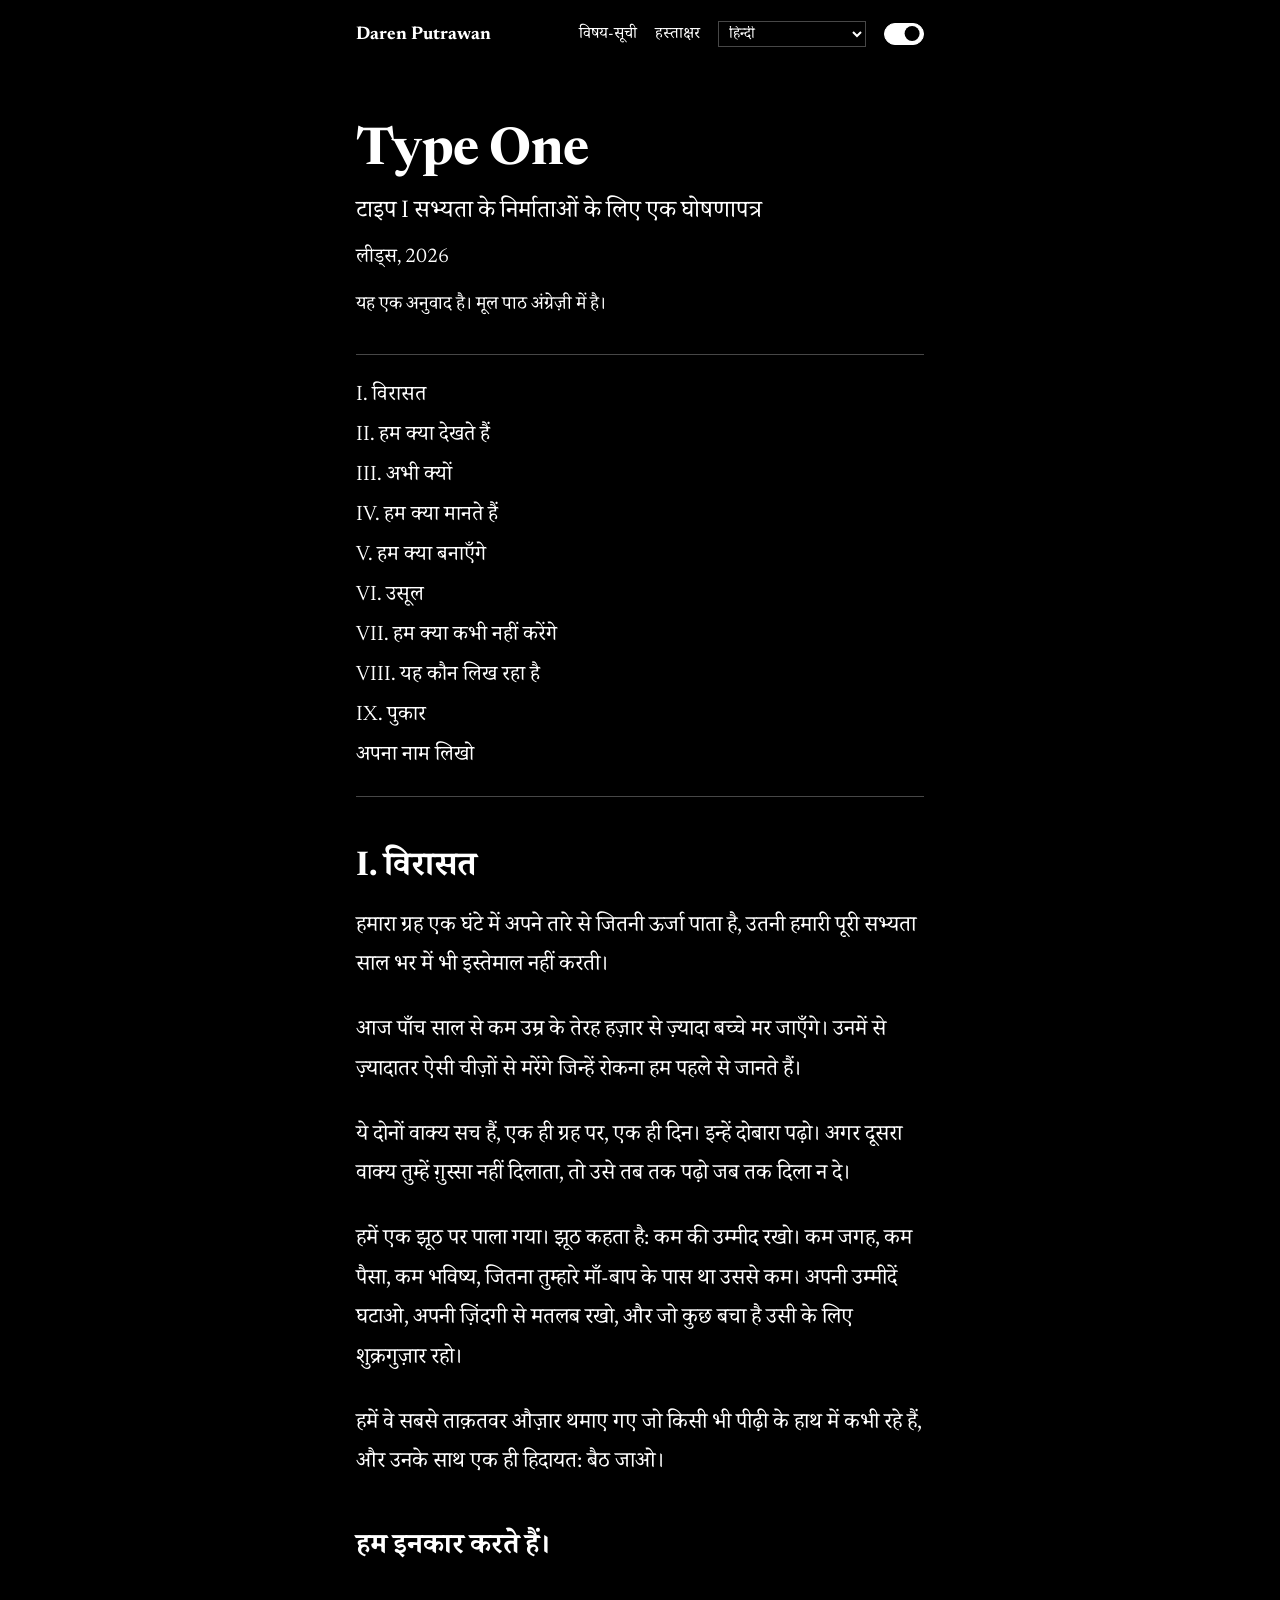
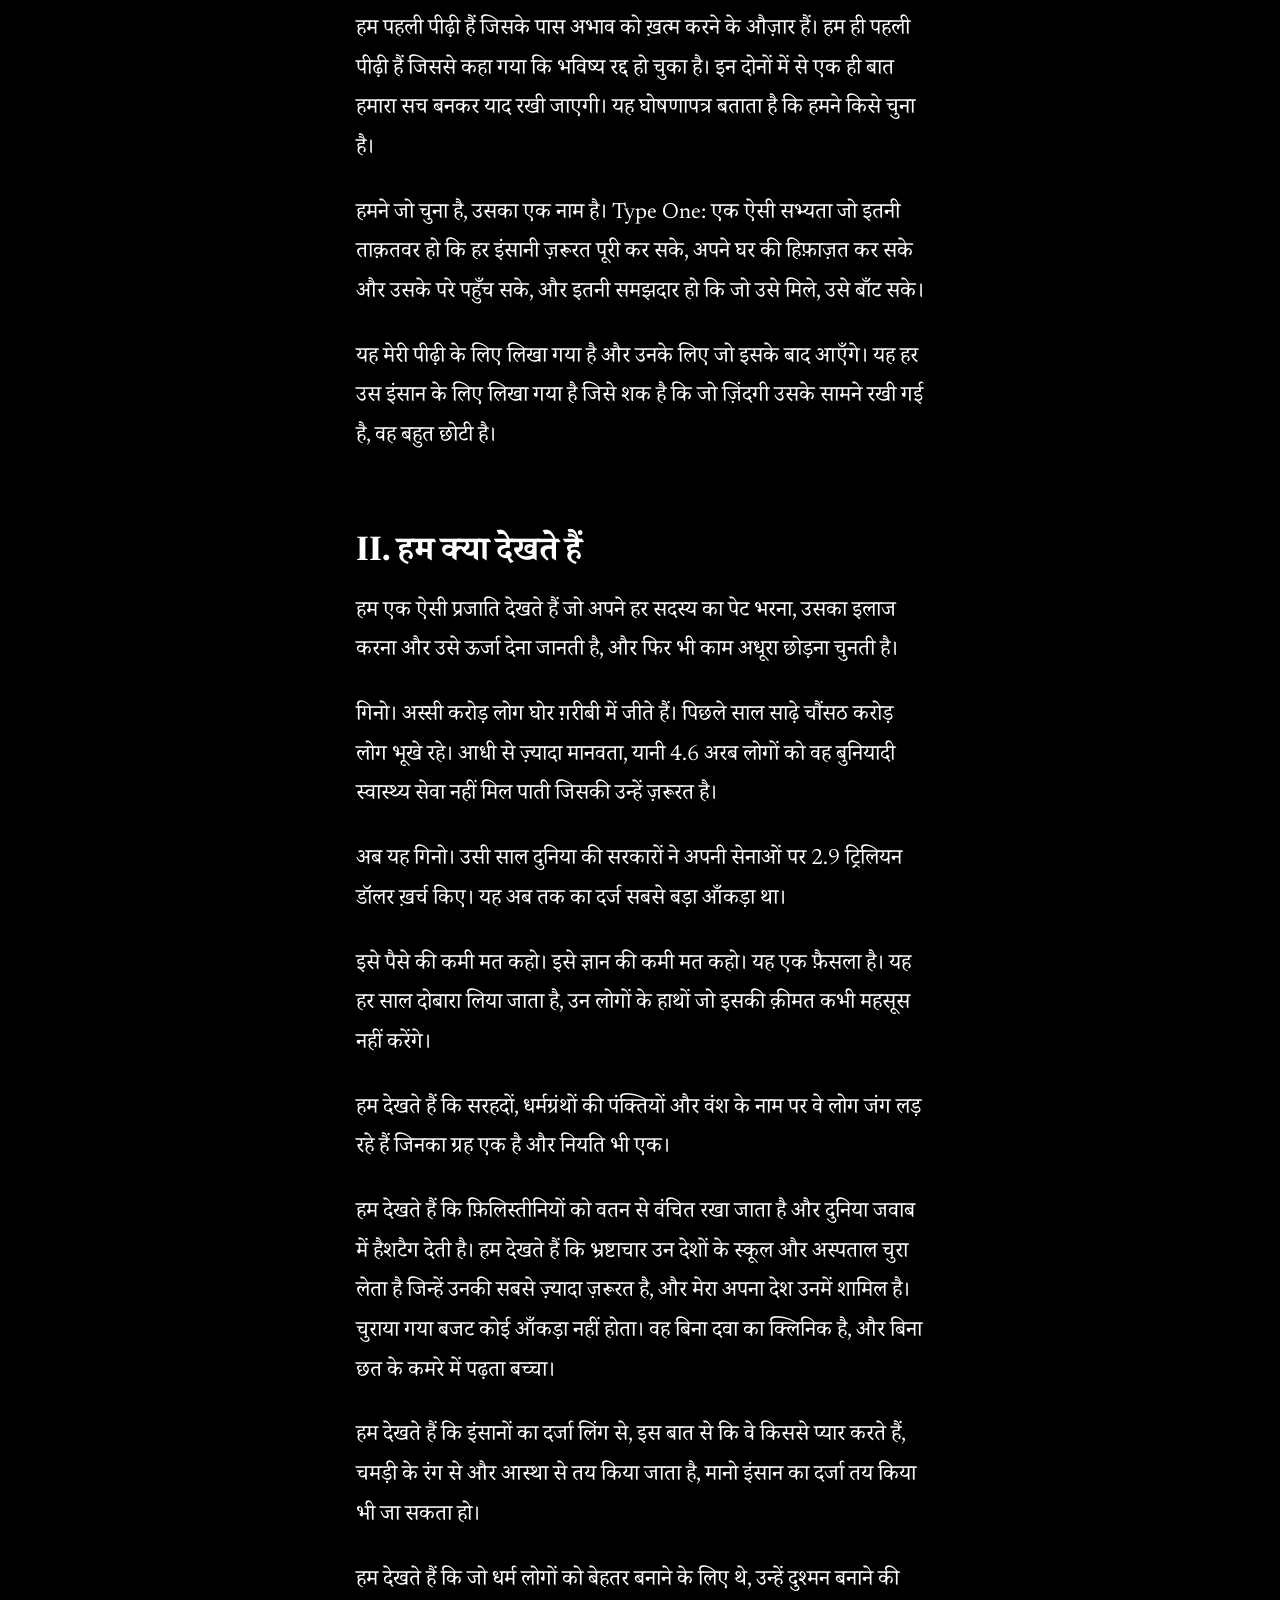
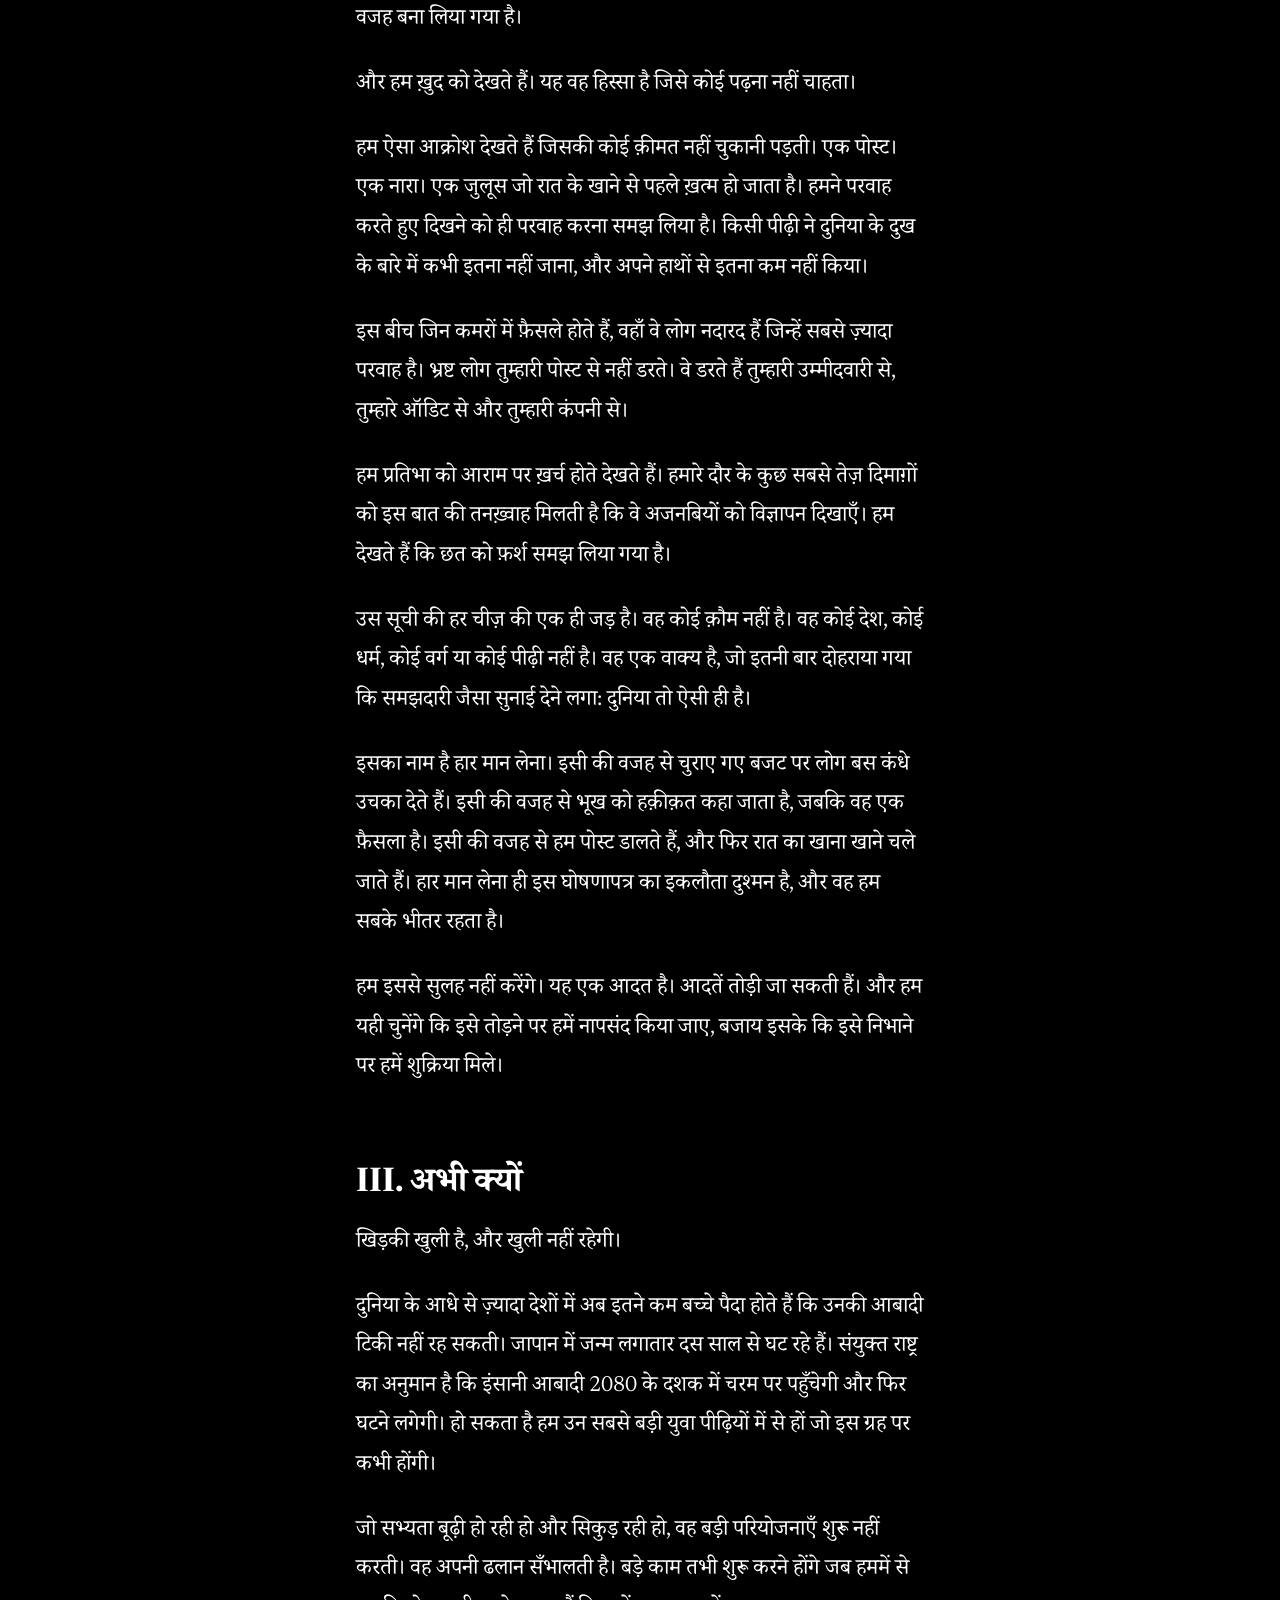
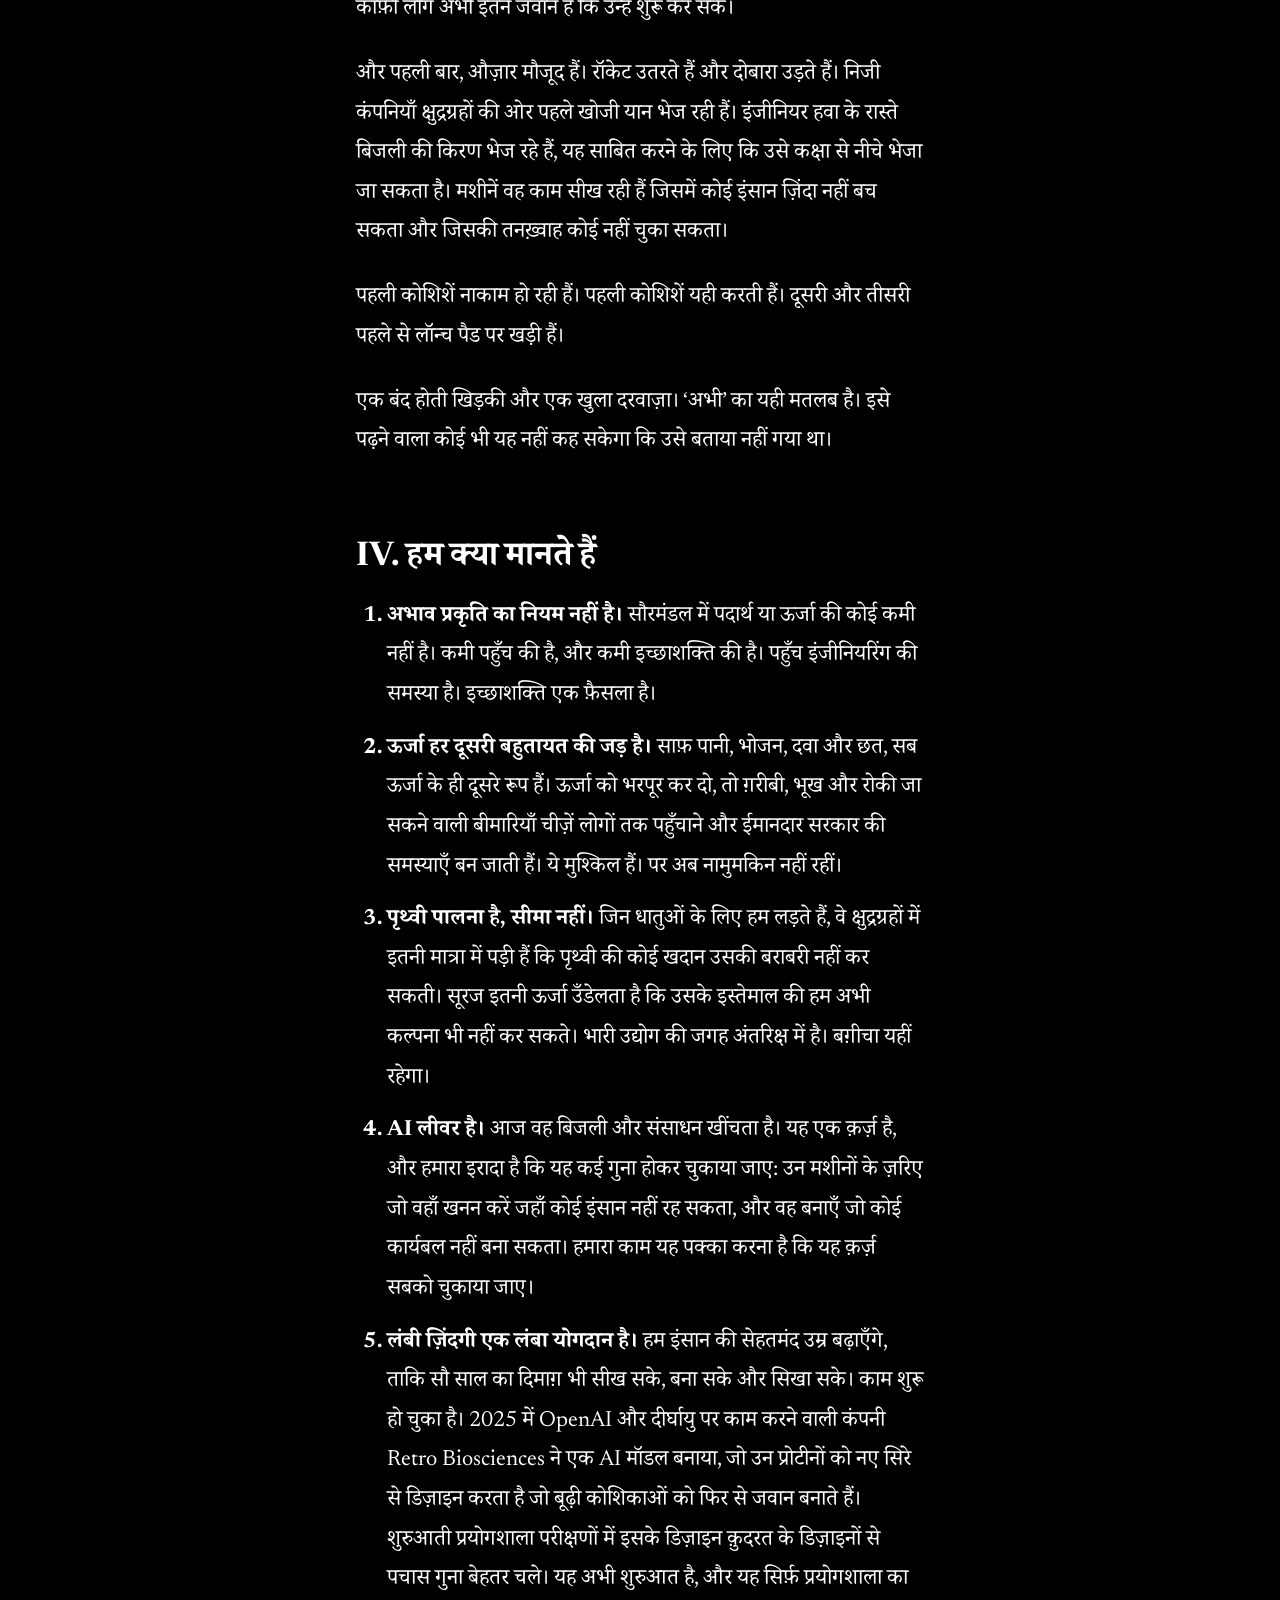
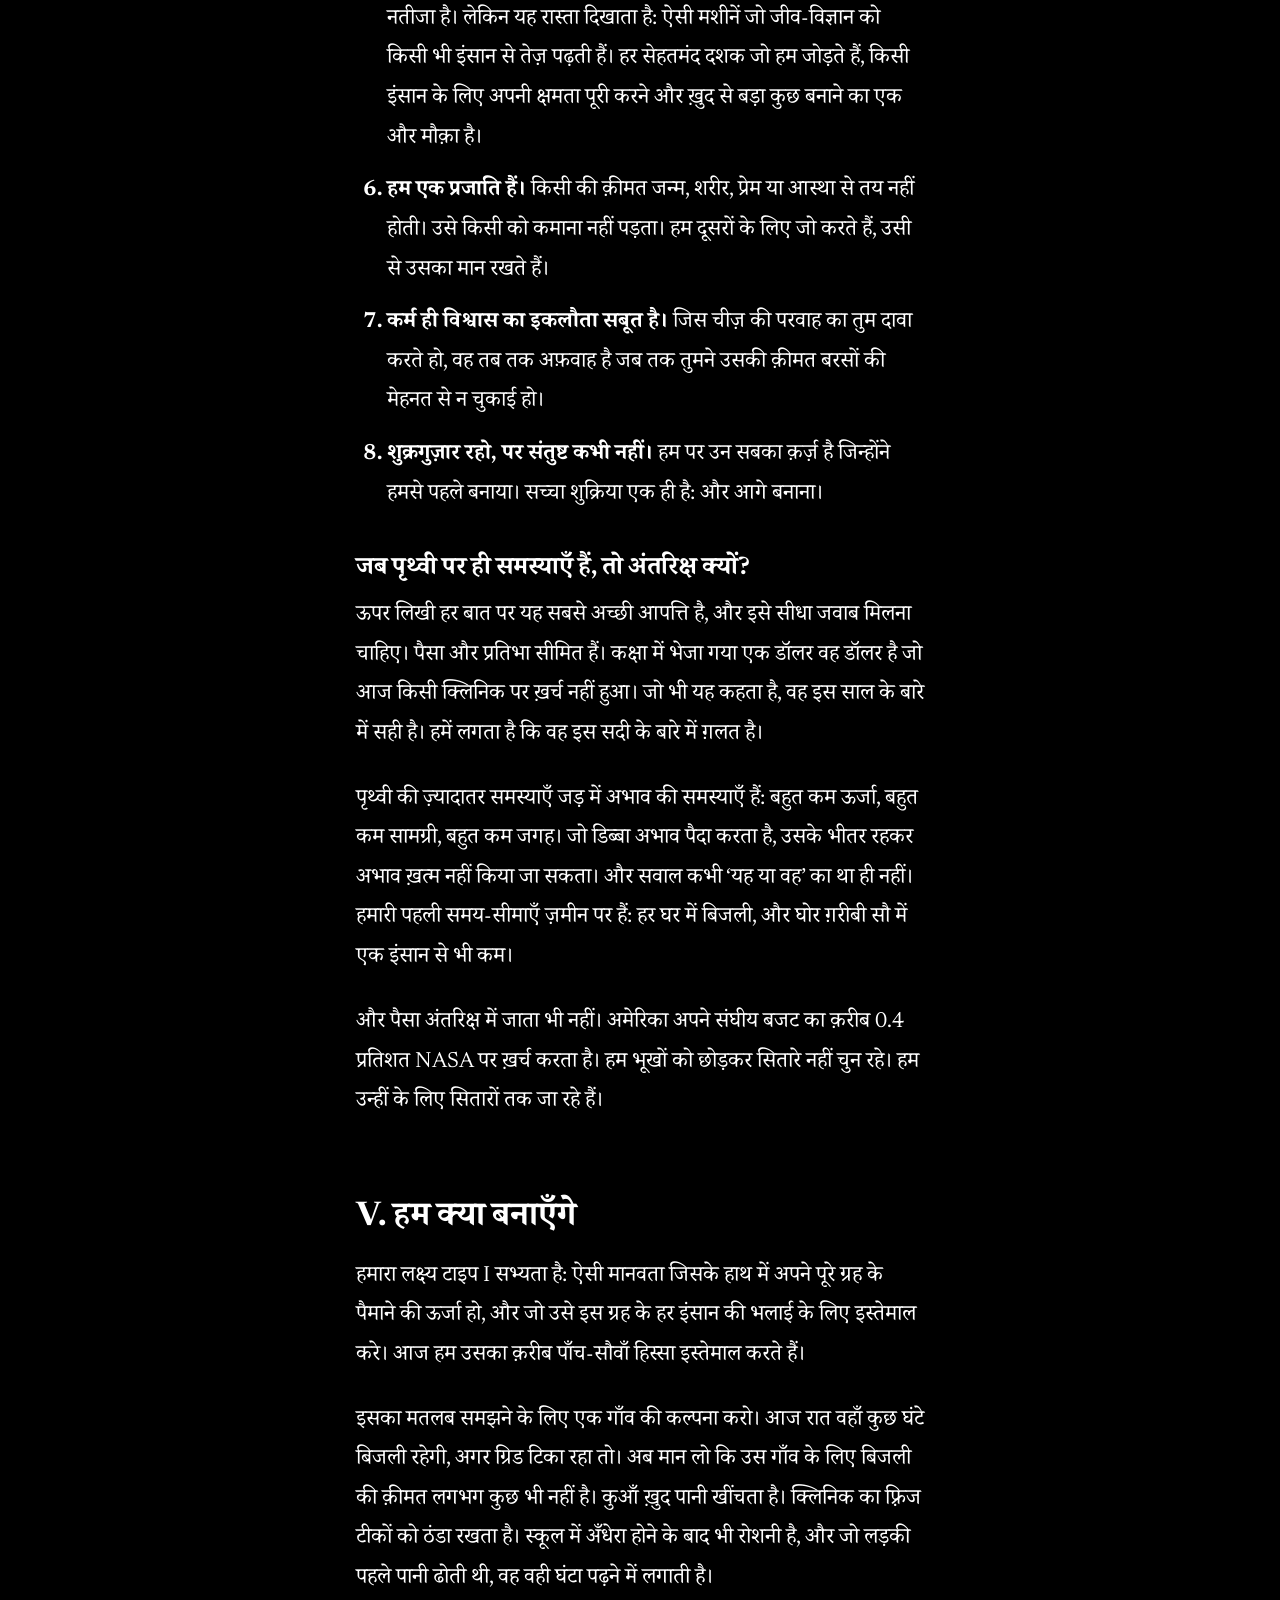
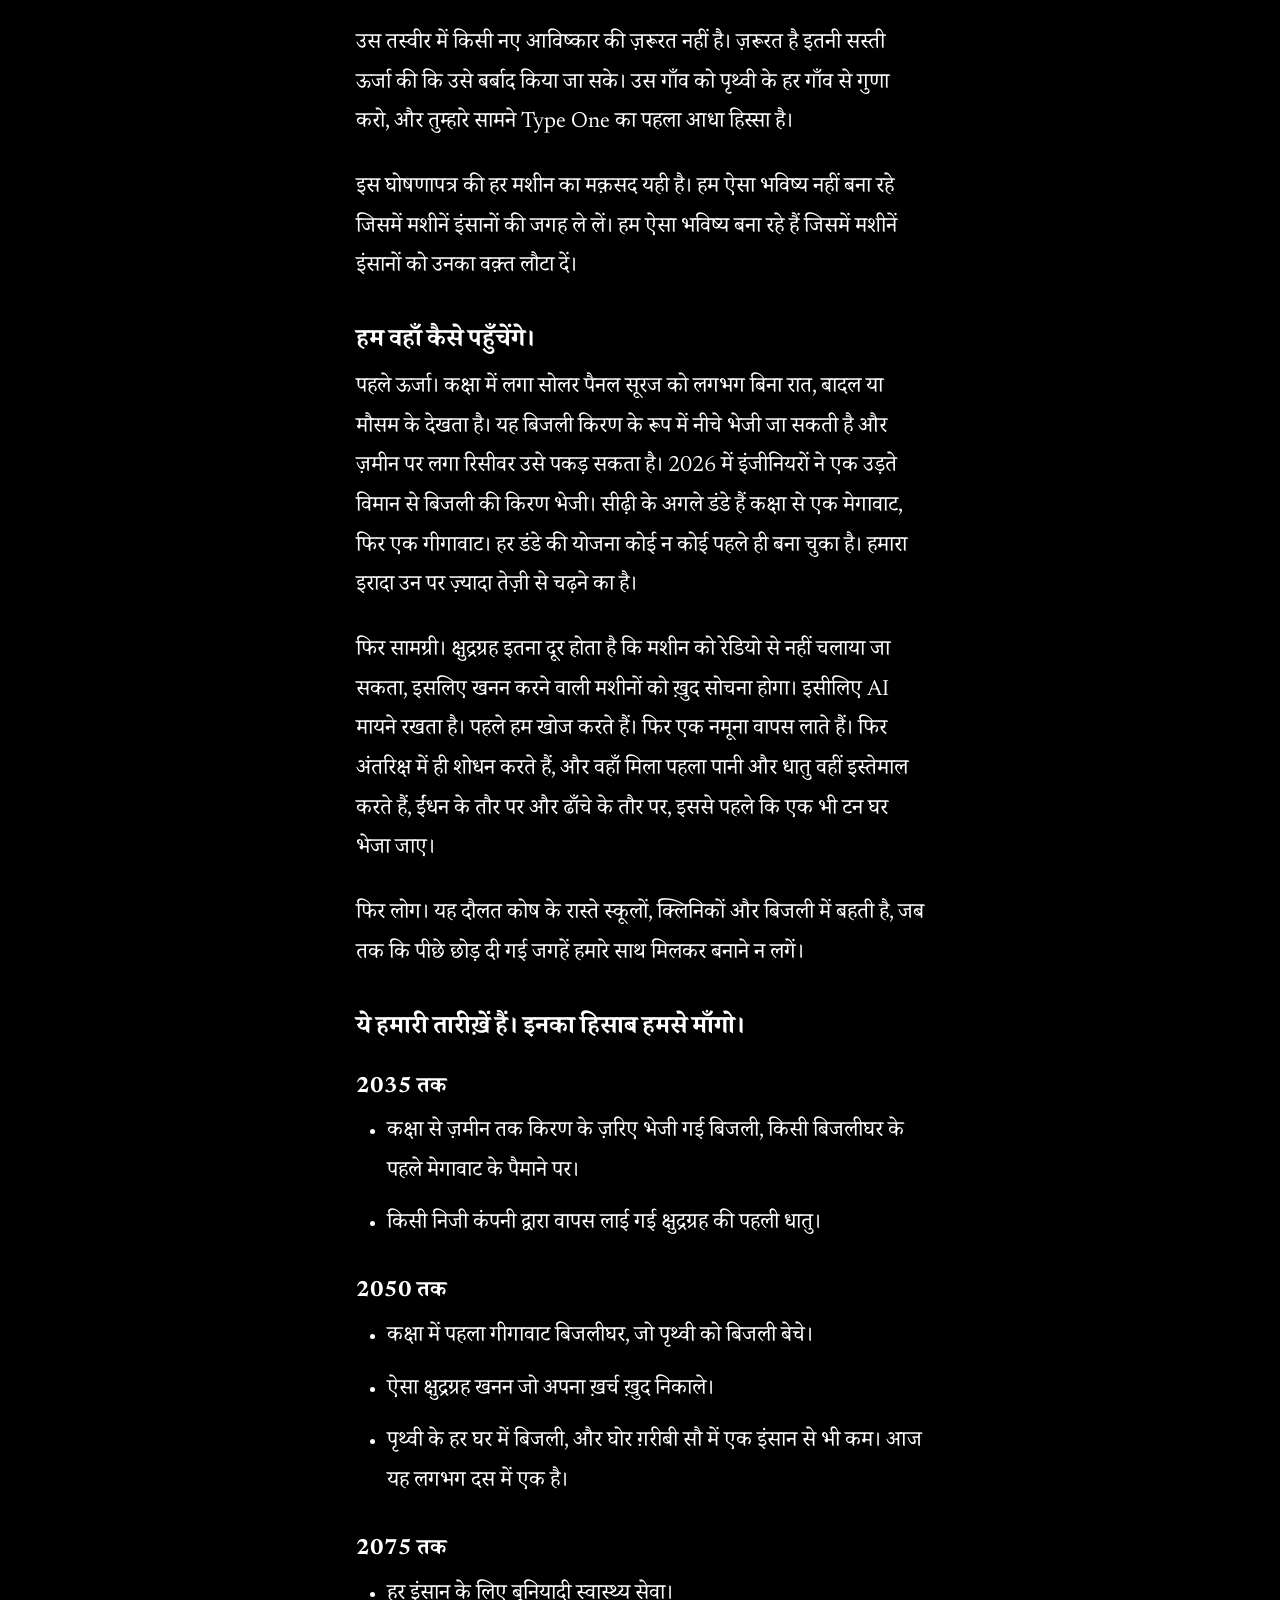
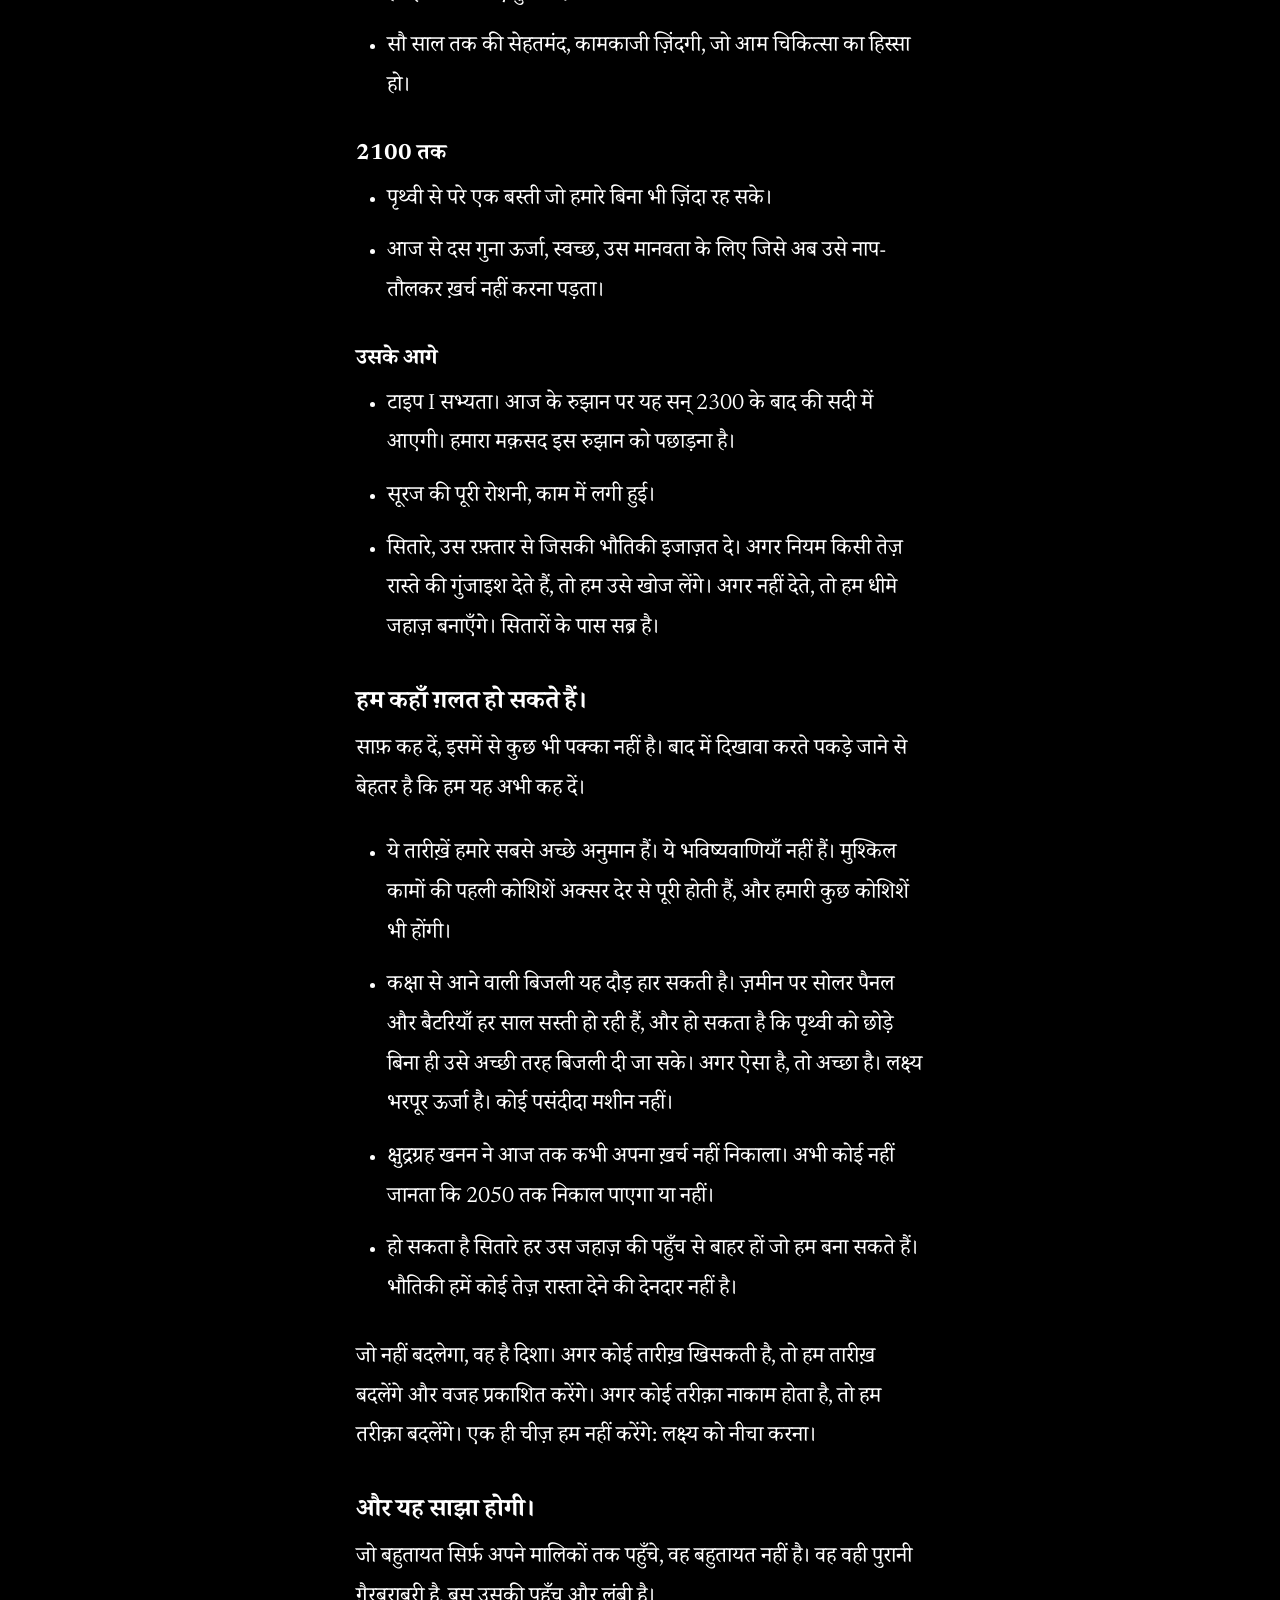
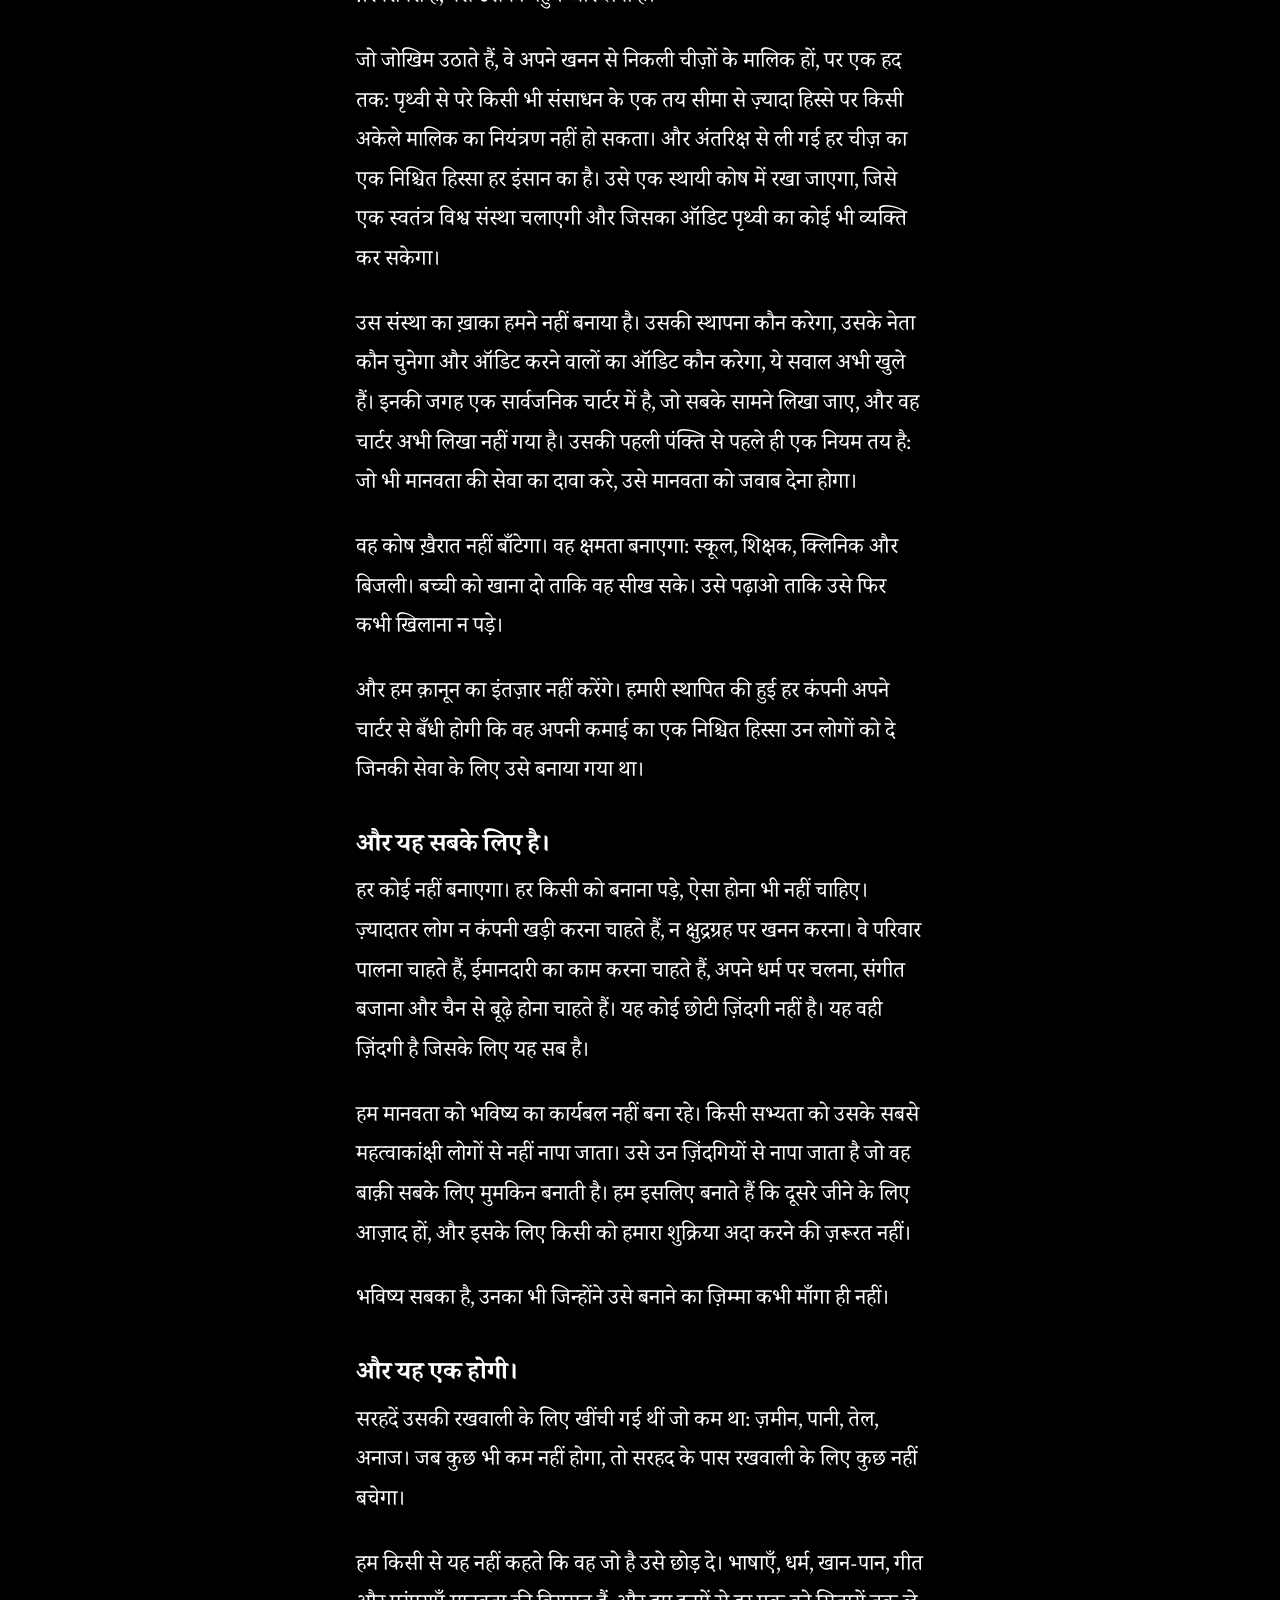
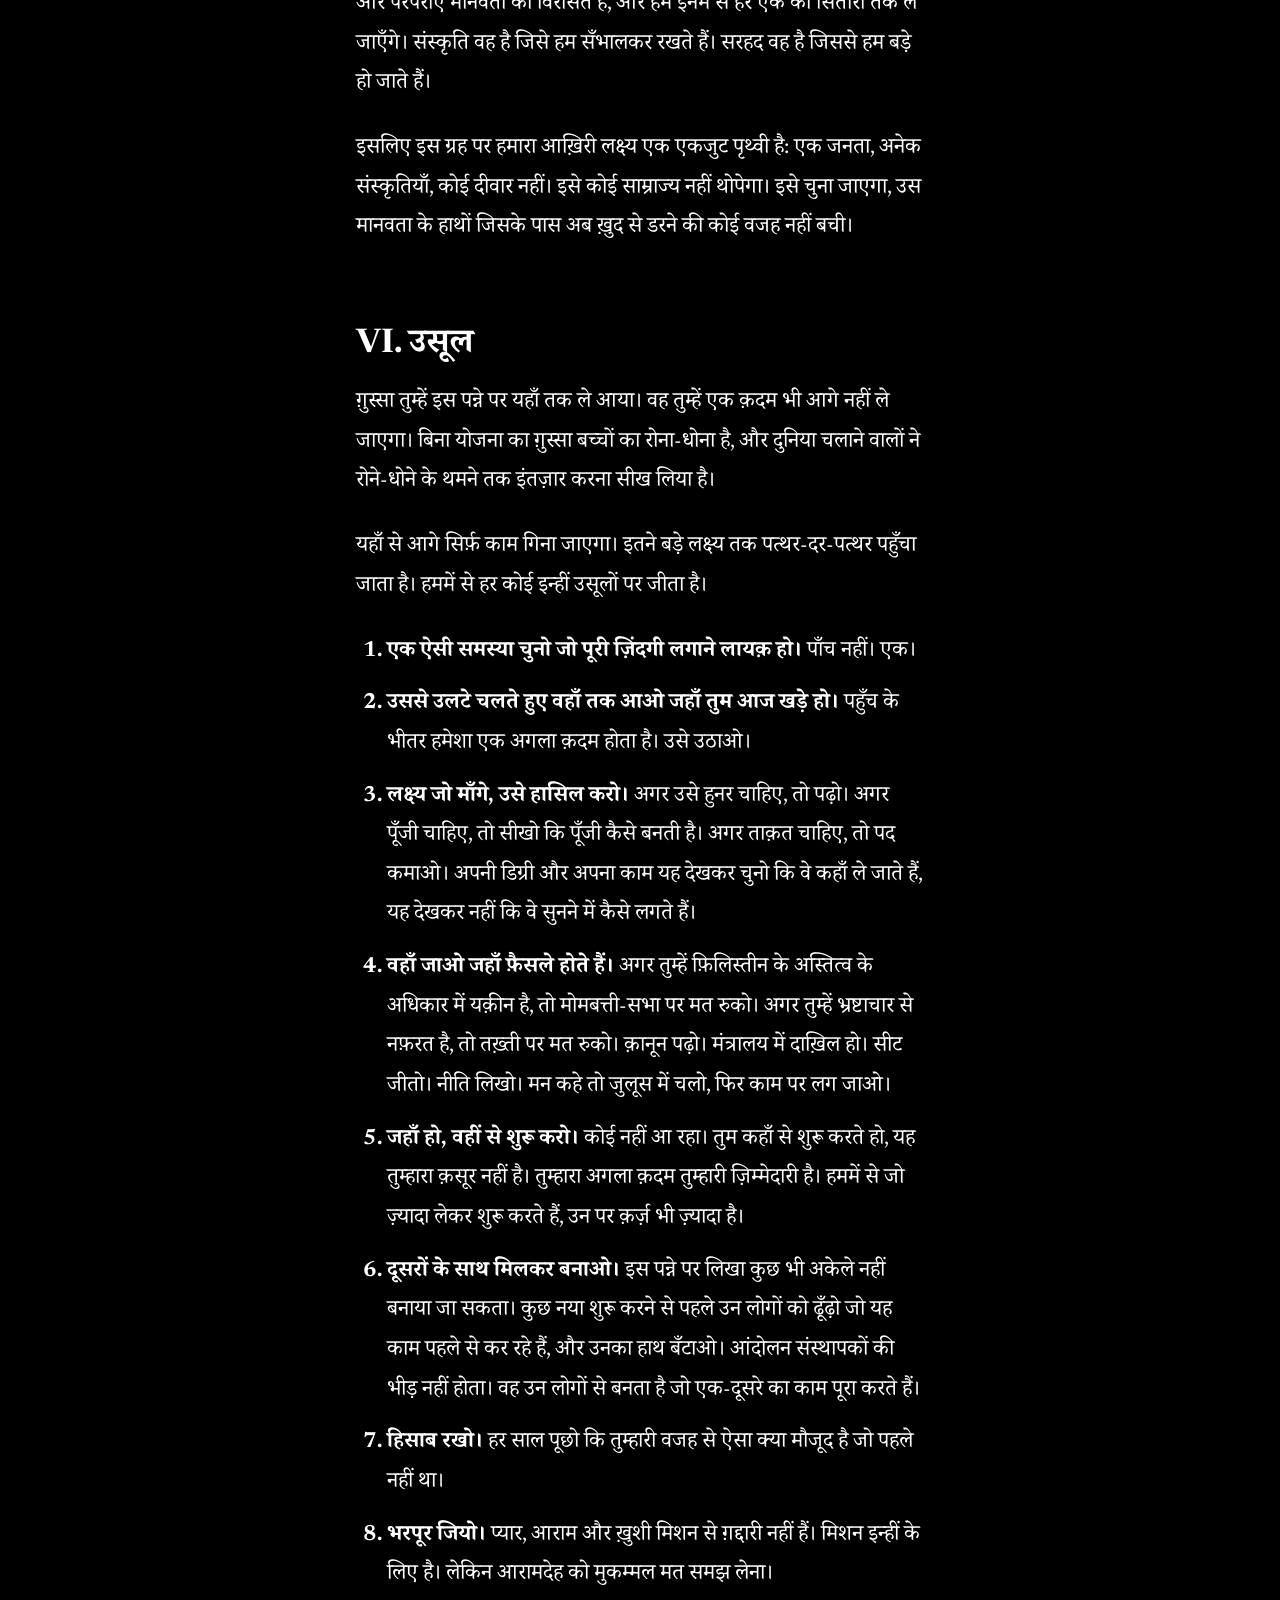
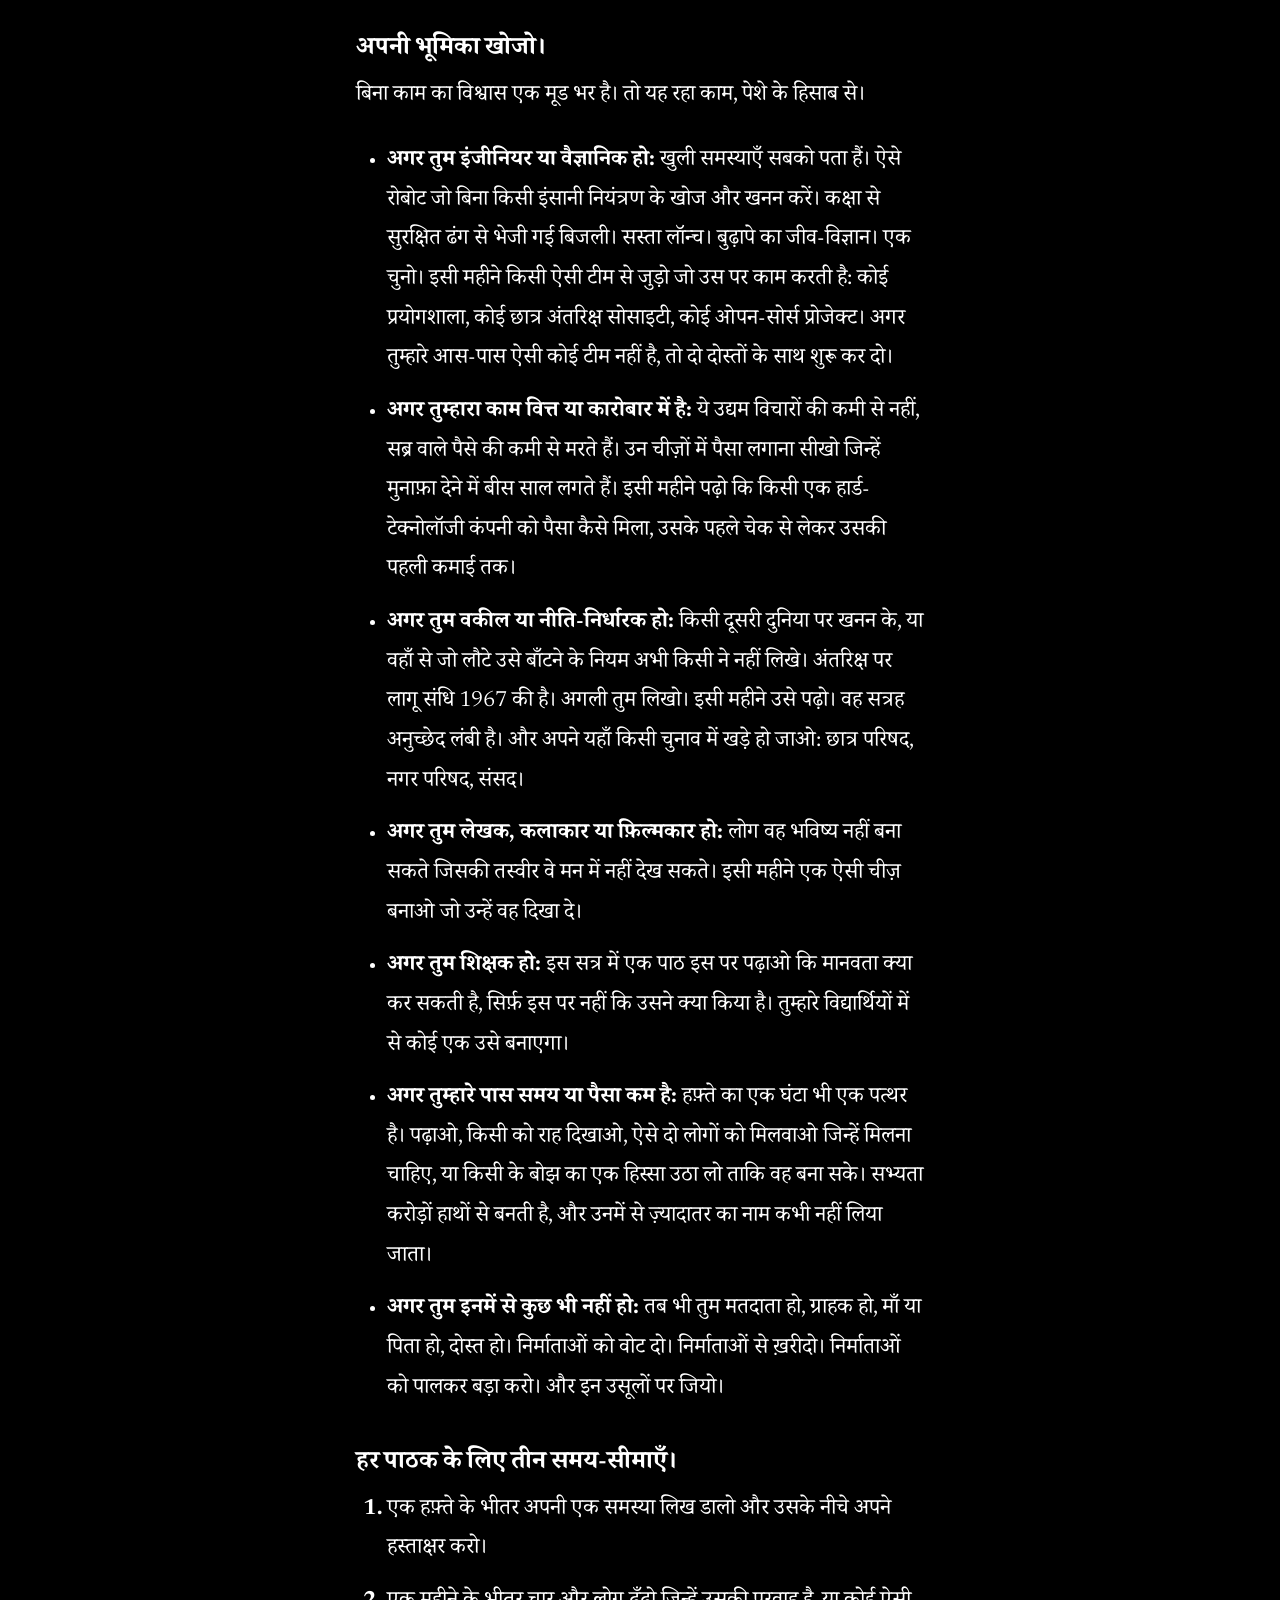
<file: hi/index.html>
<!doctype html>
<html lang="hi" dir="ltr" data-theme="dark">
<head>
<meta charset="utf-8">
<meta name="viewport" content="width=device-width, initial-scale=1">
<title>Type One — निर्माताओं के लिए एक घोषणापत्र</title>
<meta name="description" content="टाइप I सभ्यता के निर्माताओं के लिए एक घोषणापत्र।">
<meta property="og:title" content="Type One">
<meta property="og:description" content="हमें एक रद्द किया हुआ भविष्य थमाया गया। हमारा इरादा फिर भी एक भविष्य बनाने का है।">
<link rel="alternate" hreflang="en" href="../"><link rel="alternate" hreflang="id" href="../id/"><link rel="alternate" hreflang="es" href="../es/"><link rel="alternate" hreflang="fr" href="../fr/"><link rel="alternate" hreflang="pt" href="../pt/"><link rel="alternate" hreflang="zh" href="../zh/"><link rel="alternate" hreflang="ar" href="../ar/"><link rel="alternate" hreflang="hi" href="../hi/">
<script>try{var t=localStorage.getItem('type-one-theme');if(t)document.documentElement.dataset.theme=t}catch(e){}</script>
<link rel="preconnect" href="https://fonts.googleapis.com">
<link rel="preconnect" href="https://fonts.gstatic.com" crossorigin>
<link href="https://fonts.googleapis.com/css2?family=Newsreader:ital,opsz,wght@0,6..72,400..700;1,6..72,400..700&display=swap" rel="stylesheet">
<link rel="stylesheet" href="../styles.css">
<link href="https://fonts.googleapis.com/css2?family=Noto+Serif+Devanagari:wght@400;700&display=swap" rel="stylesheet"><style>:root{--serif:"Newsreader","Noto Serif Devanagari",serif}</style>
</head>
<body>
<a class="skip" href="#part-1">सीधे घोषणापत्र पर जाओ</a>
<header class="top">
  <a class="site" href="#top">Daren Putrawan</a>
  <div class="top-right">
    <a class="hide-s" href="#contents">विषय-सूची</a>
    <a href="#sign">हस्ताक्षर</a>
    <select id="lang" aria-label="भाषा"><option value="../" lang="en">English</option><option value="../id/" lang="id">Bahasa Indonesia</option><option value="../es/" lang="es">Español</option><option value="../fr/" lang="fr">Français</option><option value="../pt/" lang="pt">Português</option><option value="../zh/" lang="zh">中文</option><option value="../ar/" lang="ar">العربية</option><option value="../hi/" selected lang="hi">हिन्दी</option></select>
    <button id="theme" type="button" role="switch" aria-checked="true" aria-label="डार्क मोड"><span></span></button>
  </div>
</header>

<main id="top">
<div class="title">
  <h1>Type One</h1>
  <p class="subtitle">टाइप I सभ्यता के निर्माताओं के लिए एक घोषणापत्र</p>
  <p class="byline">लीड्स, 2026</p>
  <p class="trnote">यह एक अनुवाद है। मूल पाठ अंग्रेज़ी में है।</p>
</div>

<nav id="contents" aria-label="विषय-सूची">
  <ol><li><a href="#part-1">I. विरासत</a></li><li><a href="#part-2">II. हम क्या देखते हैं</a></li><li><a href="#part-3">III. अभी क्यों</a></li><li><a href="#part-4">IV. हम क्या मानते हैं</a></li><li><a href="#part-5">V. हम क्या बनाएँगे</a></li><li><a href="#part-6">VI. उसूल</a></li><li><a href="#part-7">VII. हम क्या कभी नहीं करेंगे</a></li><li><a href="#part-8">VIII. यह कौन लिख रहा है</a></li><li><a href="#part-9">IX. पुकार</a></li><li><a href="#sign">अपना नाम लिखो</a></li></ol>
</nav>

<section id="part-1"><h2><span class="num">I.</span> विरासत</h2>
<p>हमारा ग्रह एक घंटे में अपने तारे से जितनी ऊर्जा पाता है, उतनी हमारी पूरी सभ्यता साल भर में भी इस्तेमाल नहीं करती।</p>
<p>आज पाँच साल से कम उम्र के तेरह हज़ार से ज़्यादा बच्चे मर जाएँगे। उनमें से ज़्यादातर ऐसी चीज़ों से मरेंगे जिन्हें रोकना हम पहले से जानते हैं।</p>
<p>ये दोनों वाक्य सच हैं, एक ही ग्रह पर, एक ही दिन। इन्हें दोबारा पढ़ो। अगर दूसरा वाक्य तुम्हें ग़ुस्सा नहीं दिलाता, तो उसे तब तक पढ़ो जब तक दिला न दे।</p>
<p>हमें एक झूठ पर पाला गया। झूठ कहता है: कम की उम्मीद रखो। कम जगह, कम पैसा, कम भविष्य, जितना तुम्हारे माँ-बाप के पास था उससे कम। अपनी उम्मीदें घटाओ, अपनी ज़िंदगी से मतलब रखो, और जो कुछ बचा है उसी के लिए शुक्रगुज़ार रहो।</p>
<p>हमें वे सबसे ताक़तवर औज़ार थमाए गए जो किसी भी पीढ़ी के हाथ में कभी रहे हैं, और उनके साथ एक ही हिदायत: बैठ जाओ।</p>
<p class="shout">हम इनकार करते हैं।</p>
<p>हम पहली पीढ़ी हैं जिसके पास अभाव को ख़त्म करने के औज़ार हैं। हम ही पहली पीढ़ी हैं जिससे कहा गया कि भविष्य रद्द हो चुका है। इन दोनों में से एक ही बात हमारा सच बनकर याद रखी जाएगी। यह घोषणापत्र बताता है कि हमने किसे चुना है।</p>
<p>हमने जो चुना है, उसका एक नाम है। Type One: एक ऐसी सभ्यता जो इतनी ताक़तवर हो कि हर इंसानी ज़रूरत पूरी कर सके, अपने घर की हिफ़ाज़त कर सके और उसके परे पहुँच सके, और इतनी समझदार हो कि जो उसे मिले, उसे बाँट सके।</p>
<p>यह मेरी पीढ़ी के लिए लिखा गया है और उनके लिए जो इसके बाद आएँगे। यह हर उस इंसान के लिए लिखा गया है जिसे शक है कि जो ज़िंदगी उसके सामने रखी गई है, वह बहुत छोटी है।</p>
</section>
<section id="part-2"><h2><span class="num">II.</span> हम क्या देखते हैं</h2>
<p>हम एक ऐसी प्रजाति देखते हैं जो अपने हर सदस्य का पेट भरना, उसका इलाज करना और उसे ऊर्जा देना जानती है, और फिर भी काम अधूरा छोड़ना चुनती है।</p>
<p>गिनो। अस्सी करोड़ लोग घोर ग़रीबी में जीते हैं। पिछले साल साढ़े चौंसठ करोड़ लोग भूखे रहे। आधी से ज़्यादा मानवता, यानी 4.6 अरब लोगों को वह बुनियादी स्वास्थ्य सेवा नहीं मिल पाती जिसकी उन्हें ज़रूरत है।</p>
<p>अब यह गिनो। उसी साल दुनिया की सरकारों ने अपनी सेनाओं पर 2.9 ट्रिलियन डॉलर ख़र्च किए। यह अब तक का दर्ज सबसे बड़ा आँकड़ा था।</p>
<p>इसे पैसे की कमी मत कहो। इसे ज्ञान की कमी मत कहो। यह एक फ़ैसला है। यह हर साल दोबारा लिया जाता है, उन लोगों के हाथों जो इसकी क़ीमत कभी महसूस नहीं करेंगे।</p>
<p>हम देखते हैं कि सरहदों, धर्मग्रंथों की पंक्तियों और वंश के नाम पर वे लोग जंग लड़ रहे हैं जिनका ग्रह एक है और नियति भी एक।</p>
<p>हम देखते हैं कि फ़िलिस्तीनियों को वतन से वंचित रखा जाता है और दुनिया जवाब में हैशटैग देती है। हम देखते हैं कि भ्रष्टाचार उन देशों के स्कूल और अस्पताल चुरा लेता है जिन्हें उनकी सबसे ज़्यादा ज़रूरत है, और मेरा अपना देश उनमें शामिल है। चुराया गया बजट कोई आँकड़ा नहीं होता। वह बिना दवा का क्लिनिक है, और बिना छत के कमरे में पढ़ता बच्चा।</p>
<p>हम देखते हैं कि इंसानों का दर्जा लिंग से, इस बात से कि वे किससे प्यार करते हैं, चमड़ी के रंग से और आस्था से तय किया जाता है, मानो इंसान का दर्जा तय किया भी जा सकता हो।</p>
<p>हम देखते हैं कि जो धर्म लोगों को बेहतर बनाने के लिए थे, उन्हें दुश्मन बनाने की वजह बना लिया गया है।</p>
<p>और हम ख़ुद को देखते हैं। यह वह हिस्सा है जिसे कोई पढ़ना नहीं चाहता।</p>
<p>हम ऐसा आक्रोश देखते हैं जिसकी कोई क़ीमत नहीं चुकानी पड़ती। एक पोस्ट। एक नारा। एक जुलूस जो रात के खाने से पहले ख़त्म हो जाता है। हमने परवाह करते हुए दिखने को ही परवाह करना समझ लिया है। किसी पीढ़ी ने दुनिया के दुख के बारे में कभी इतना नहीं जाना, और अपने हाथों से इतना कम नहीं किया।</p>
<p>इस बीच जिन कमरों में फ़ैसले होते हैं, वहाँ वे लोग नदारद हैं जिन्हें सबसे ज़्यादा परवाह है। भ्रष्ट लोग तुम्हारी पोस्ट से नहीं डरते। वे डरते हैं तुम्हारी उम्मीदवारी से, तुम्हारे ऑडिट से और तुम्हारी कंपनी से।</p>
<p>हम प्रतिभा को आराम पर ख़र्च होते देखते हैं। हमारे दौर के कुछ सबसे तेज़ दिमाग़ों को इस बात की तनख़्वाह मिलती है कि वे अजनबियों को विज्ञापन दिखाएँ। हम देखते हैं कि छत को फ़र्श समझ लिया गया है।</p>
<p>उस सूची की हर चीज़ की एक ही जड़ है। वह कोई क़ौम नहीं है। वह कोई देश, कोई धर्म, कोई वर्ग या कोई पीढ़ी नहीं है। वह एक वाक्य है, जो इतनी बार दोहराया गया कि समझदारी जैसा सुनाई देने लगा: दुनिया तो ऐसी ही है।</p>
<p>इसका नाम है हार मान लेना। इसी की वजह से चुराए गए बजट पर लोग बस कंधे उचका देते हैं। इसी की वजह से भूख को हक़ीक़त कहा जाता है, जबकि वह एक फ़ैसला है। इसी की वजह से हम पोस्ट डालते हैं, और फिर रात का खाना खाने चले जाते हैं। हार मान लेना ही इस घोषणापत्र का इकलौता दुश्मन है, और वह हम सबके भीतर रहता है।</p>
<p>हम इससे सुलह नहीं करेंगे। यह एक आदत है। आदतें तोड़ी जा सकती हैं। और हम यही चुनेंगे कि इसे तोड़ने पर हमें नापसंद किया जाए, बजाय इसके कि इसे निभाने पर हमें शुक्रिया मिले।</p>
</section>
<section id="part-3"><h2><span class="num">III.</span> अभी क्यों</h2>
<p>खिड़की खुली है, और खुली नहीं रहेगी।</p>
<p>दुनिया के आधे से ज़्यादा देशों में अब इतने कम बच्चे पैदा होते हैं कि उनकी आबादी टिकी नहीं रह सकती। जापान में जन्म लगातार दस साल से घट रहे हैं। संयुक्त राष्ट्र का अनुमान है कि इंसानी आबादी 2080 के दशक में चरम पर पहुँचेगी और फिर घटने लगेगी। हो सकता है हम उन सबसे बड़ी युवा पीढ़ियों में से हों जो इस ग्रह पर कभी होंगी।</p>
<p>जो सभ्यता बूढ़ी हो रही हो और सिकुड़ रही हो, वह बड़ी परियोजनाएँ शुरू नहीं करती। वह अपनी ढलान सँभालती है। बड़े काम तभी शुरू करने होंगे जब हममें से काफ़ी लोग अभी इतने जवान हैं कि उन्हें शुरू कर सकें।</p>
<p>और पहली बार, औज़ार मौजूद हैं। रॉकेट उतरते हैं और दोबारा उड़ते हैं। निजी कंपनियाँ क्षुद्रग्रहों की ओर पहले खोजी यान भेज रही हैं। इंजीनियर हवा के रास्ते बिजली की किरण भेज रहे हैं, यह साबित करने के लिए कि उसे कक्षा से नीचे भेजा जा सकता है। मशीनें वह काम सीख रही हैं जिसमें कोई इंसान ज़िंदा नहीं बच सकता और जिसकी तनख़्वाह कोई नहीं चुका सकता।</p>
<p>पहली कोशिशें नाकाम हो रही हैं। पहली कोशिशें यही करती हैं। दूसरी और तीसरी पहले से लॉन्च पैड पर खड़ी हैं।</p>
<p>एक बंद होती खिड़की और एक खुला दरवाज़ा। ‘अभी’ का यही मतलब है। इसे पढ़ने वाला कोई भी यह नहीं कह सकेगा कि उसे बताया नहीं गया था।</p>
</section>
<section id="part-4"><h2><span class="num">IV.</span> हम क्या मानते हैं</h2>
<ol><li><strong>अभाव प्रकृति का नियम नहीं है।</strong> सौरमंडल में पदार्थ या ऊर्जा की कोई कमी नहीं है। कमी पहुँच की है, और कमी इच्छाशक्ति की है। पहुँच इंजीनियरिंग की समस्या है। इच्छाशक्ति एक फ़ैसला है।</li><li><strong>ऊर्जा हर दूसरी बहुतायत की जड़ है।</strong> साफ़ पानी, भोजन, दवा और छत, सब ऊर्जा के ही दूसरे रूप हैं। ऊर्जा को भरपूर कर दो, तो ग़रीबी, भूख और रोकी जा सकने वाली बीमारियाँ चीज़ें लोगों तक पहुँचाने और ईमानदार सरकार की समस्याएँ बन जाती हैं। ये मुश्किल हैं। पर अब नामुमकिन नहीं रहीं।</li><li><strong>पृथ्वी पालना है, सीमा नहीं।</strong> जिन धातुओं के लिए हम लड़ते हैं, वे क्षुद्रग्रहों में इतनी मात्रा में पड़ी हैं कि पृथ्वी की कोई खदान उसकी बराबरी नहीं कर सकती। सूरज इतनी ऊर्जा उँडेलता है कि उसके इस्तेमाल की हम अभी कल्पना भी नहीं कर सकते। भारी उद्योग की जगह अंतरिक्ष में है। बग़ीचा यहीं रहेगा।</li><li><strong>AI लीवर है।</strong> आज वह बिजली और संसाधन खींचता है। यह एक क़र्ज़ है, और हमारा इरादा है कि यह कई गुना होकर चुकाया जाए: उन मशीनों के ज़रिए जो वहाँ खनन करें जहाँ कोई इंसान नहीं रह सकता, और वह बनाएँ जो कोई कार्यबल नहीं बना सकता। हमारा काम यह पक्का करना है कि यह क़र्ज़ सबको चुकाया जाए।</li><li><strong>लंबी ज़िंदगी एक लंबा योगदान है।</strong> हम इंसान की सेहतमंद उम्र बढ़ाएँगे, ताकि सौ साल का दिमाग़ भी सीख सके, बना सके और सिखा सके। काम शुरू हो चुका है। 2025 में OpenAI और दीर्घायु पर काम करने वाली कंपनी Retro Biosciences ने एक AI मॉडल बनाया, जो उन प्रोटीनों को नए सिरे से डिज़ाइन करता है जो बूढ़ी कोशिकाओं को फिर से जवान बनाते हैं। शुरुआती प्रयोगशाला परीक्षणों में इसके डिज़ाइन क़ुदरत के डिज़ाइनों से पचास गुना बेहतर चले। यह अभी शुरुआत है, और यह सिर्फ़ प्रयोगशाला का नतीजा है। लेकिन यह रास्ता दिखाता है: ऐसी मशीनें जो जीव-विज्ञान को किसी भी इंसान से तेज़ पढ़ती हैं। हर सेहतमंद दशक जो हम जोड़ते हैं, किसी इंसान के लिए अपनी क्षमता पूरी करने और ख़ुद से बड़ा कुछ बनाने का एक और मौक़ा है।</li><li><strong>हम एक प्रजाति हैं।</strong> किसी की क़ीमत जन्म, शरीर, प्रेम या आस्था से तय नहीं होती। उसे किसी को कमाना नहीं पड़ता। हम दूसरों के लिए जो करते हैं, उसी से उसका मान रखते हैं।</li><li><strong>कर्म ही विश्वास का इकलौता सबूत है।</strong> जिस चीज़ की परवाह का तुम दावा करते हो, वह तब तक अफ़वाह है जब तक तुमने उसकी क़ीमत बरसों की मेहनत से न चुकाई हो।</li><li><strong>शुक्रगुज़ार रहो, पर संतुष्ट कभी नहीं।</strong> हम पर उन सबका क़र्ज़ है जिन्होंने हमसे पहले बनाया। सच्चा शुक्रिया एक ही है: और आगे बनाना।</li></ol>
<h3><strong>जब पृथ्वी पर ही समस्याएँ हैं, तो अंतरिक्ष क्यों?</strong></h3>
<p>ऊपर लिखी हर बात पर यह सबसे अच्छी आपत्ति है, और इसे सीधा जवाब मिलना चाहिए। पैसा और प्रतिभा सीमित हैं। कक्षा में भेजा गया एक डॉलर वह डॉलर है जो आज किसी क्लिनिक पर ख़र्च नहीं हुआ। जो भी यह कहता है, वह इस साल के बारे में सही है। हमें लगता है कि वह इस सदी के बारे में ग़लत है।</p>
<p>पृथ्वी की ज़्यादातर समस्याएँ जड़ में अभाव की समस्याएँ हैं: बहुत कम ऊर्जा, बहुत कम सामग्री, बहुत कम जगह। जो डिब्बा अभाव पैदा करता है, उसके भीतर रहकर अभाव ख़त्म नहीं किया जा सकता। और सवाल कभी ‘यह या वह’ का था ही नहीं। हमारी पहली समय-सीमाएँ ज़मीन पर हैं: हर घर में बिजली, और घोर ग़रीबी सौ में एक इंसान से भी कम।</p>
<p>और पैसा अंतरिक्ष में जाता भी नहीं। अमेरिका अपने संघीय बजट का क़रीब 0.4 प्रतिशत NASA पर ख़र्च करता है। हम भूखों को छोड़कर सितारे नहीं चुन रहे। हम उन्हीं के लिए सितारों तक जा रहे हैं।</p>
</section>
<section id="part-5"><h2><span class="num">V.</span> हम क्या बनाएँगे</h2>
<p>हमारा लक्ष्य टाइप I सभ्यता है: ऐसी मानवता जिसके हाथ में अपने पूरे ग्रह के पैमाने की ऊर्जा हो, और जो उसे इस ग्रह के हर इंसान की भलाई के लिए इस्तेमाल करे। आज हम उसका क़रीब पाँच-सौवाँ हिस्सा इस्तेमाल करते हैं।</p>
<p>इसका मतलब समझने के लिए एक गाँव की कल्पना करो। आज रात वहाँ कुछ घंटे बिजली रहेगी, अगर ग्रिड टिका रहा तो। अब मान लो कि उस गाँव के लिए बिजली की क़ीमत लगभग कुछ भी नहीं है। कुआँ ख़ुद पानी खींचता है। क्लिनिक का फ़्रिज टीकों को ठंडा रखता है। स्कूल में अँधेरा होने के बाद भी रोशनी है, और जो लड़की पहले पानी ढोती थी, वह वही घंटा पढ़ने में लगाती है।</p>
<p>उस तस्वीर में किसी नए आविष्कार की ज़रूरत नहीं है। ज़रूरत है इतनी सस्ती ऊर्जा की कि उसे बर्बाद किया जा सके। उस गाँव को पृथ्वी के हर गाँव से गुणा करो, और तुम्हारे सामने Type One का पहला आधा हिस्सा है।</p>
<p>इस घोषणापत्र की हर मशीन का मक़सद यही है। हम ऐसा भविष्य नहीं बना रहे जिसमें मशीनें इंसानों की जगह ले लें। हम ऐसा भविष्य बना रहे हैं जिसमें मशीनें इंसानों को उनका वक़्त लौटा दें।</p>
<h3><strong>हम वहाँ कैसे पहुँचेंगे।</strong></h3>
<p>पहले ऊर्जा। कक्षा में लगा सोलर पैनल सूरज को लगभग बिना रात, बादल या मौसम के देखता है। यह बिजली किरण के रूप में नीचे भेजी जा सकती है और ज़मीन पर लगा रिसीवर उसे पकड़ सकता है। 2026 में इंजीनियरों ने एक उड़ते विमान से बिजली की किरण भेजी। सीढ़ी के अगले डंडे हैं कक्षा से एक मेगावाट, फिर एक गीगावाट। हर डंडे की योजना कोई न कोई पहले ही बना चुका है। हमारा इरादा उन पर ज़्यादा तेज़ी से चढ़ने का है।</p>
<p>फिर सामग्री। क्षुद्रग्रह इतना दूर होता है कि मशीन को रेडियो से नहीं चलाया जा सकता, इसलिए खनन करने वाली मशीनों को ख़ुद सोचना होगा। इसीलिए AI मायने रखता है। पहले हम खोज करते हैं। फिर एक नमूना वापस लाते हैं। फिर अंतरिक्ष में ही शोधन करते हैं, और वहाँ मिला पहला पानी और धातु वहीं इस्तेमाल करते हैं, ईंधन के तौर पर और ढाँचे के तौर पर, इससे पहले कि एक भी टन घर भेजा जाए।</p>
<p>फिर लोग। यह दौलत कोष के रास्ते स्कूलों, क्लिनिकों और बिजली में बहती है, जब तक कि पीछे छोड़ दी गई जगहें हमारे साथ मिलकर बनाने न लगें।</p>
<h3>ये हमारी तारीख़ें हैं। इनका हिसाब हमसे माँगो।</h3>
<h4>2035 तक</h4>
<ul><li>कक्षा से ज़मीन तक किरण के ज़रिए भेजी गई बिजली, किसी बिजलीघर के पहले मेगावाट के पैमाने पर।</li><li>किसी निजी कंपनी द्वारा वापस लाई गई क्षुद्रग्रह की पहली धातु।</li></ul>
<h4>2050 तक</h4>
<ul><li>कक्षा में पहला गीगावाट बिजलीघर, जो पृथ्वी को बिजली बेचे।</li><li>ऐसा क्षुद्रग्रह खनन जो अपना ख़र्च ख़ुद निकाले।</li><li>पृथ्वी के हर घर में बिजली, और घोर ग़रीबी सौ में एक इंसान से भी कम। आज यह लगभग दस में एक है।</li></ul>
<h4>2075 तक</h4>
<ul><li>हर इंसान के लिए बुनियादी स्वास्थ्य सेवा।</li><li>सौ साल तक की सेहतमंद, कामकाजी ज़िंदगी, जो आम चिकित्सा का हिस्सा हो।</li></ul>
<h4>2100 तक</h4>
<ul><li>पृथ्वी से परे एक बस्ती जो हमारे बिना भी ज़िंदा रह सके।</li><li>आज से दस गुना ऊर्जा, स्वच्छ, उस मानवता के लिए जिसे अब उसे नाप-तौलकर ख़र्च नहीं करना पड़ता।</li></ul>
<h4>उसके आगे</h4>
<ul><li>टाइप I सभ्यता। आज के रुझान पर यह सन् 2300 के बाद की सदी में आएगी। हमारा मक़सद इस रुझान को पछाड़ना है।</li><li>सूरज की पूरी रोशनी, काम में लगी हुई।</li><li>सितारे, उस रफ़्तार से जिसकी भौतिकी इजाज़त दे। अगर नियम किसी तेज़ रास्ते की गुंजाइश देते हैं, तो हम उसे खोज लेंगे। अगर नहीं देते, तो हम धीमे जहाज़ बनाएँगे। सितारों के पास सब्र है।</li></ul>
<h3><strong>हम कहाँ ग़लत हो सकते हैं।</strong></h3>
<p>साफ़ कह दें, इसमें से कुछ भी पक्का नहीं है। बाद में दिखावा करते पकड़े जाने से बेहतर है कि हम यह अभी कह दें।</p>
<ul><li>ये तारीख़ें हमारे सबसे अच्छे अनुमान हैं। ये भविष्यवाणियाँ नहीं हैं। मुश्किल कामों की पहली कोशिशें अक्सर देर से पूरी होती हैं, और हमारी कुछ कोशिशें भी होंगी।</li><li>कक्षा से आने वाली बिजली यह दौड़ हार सकती है। ज़मीन पर सोलर पैनल और बैटरियाँ हर साल सस्ती हो रही हैं, और हो सकता है कि पृथ्वी को छोड़े बिना ही उसे अच्छी तरह बिजली दी जा सके। अगर ऐसा है, तो अच्छा है। लक्ष्य भरपूर ऊर्जा है। कोई पसंदीदा मशीन नहीं।</li><li>क्षुद्रग्रह खनन ने आज तक कभी अपना ख़र्च नहीं निकाला। अभी कोई नहीं जानता कि 2050 तक निकाल पाएगा या नहीं।</li><li>हो सकता है सितारे हर उस जहाज़ की पहुँच से बाहर हों जो हम बना सकते हैं। भौतिकी हमें कोई तेज़ रास्ता देने की देनदार नहीं है।</li></ul>
<p>जो नहीं बदलेगा, वह है दिशा। अगर कोई तारीख़ खिसकती है, तो हम तारीख़ बदलेंगे और वजह प्रकाशित करेंगे। अगर कोई तरीक़ा नाकाम होता है, तो हम तरीक़ा बदलेंगे। एक ही चीज़ हम नहीं करेंगे: लक्ष्य को नीचा करना।</p>
<h3><strong>और यह साझा होगी।</strong></h3>
<p>जो बहुतायत सिर्फ़ अपने मालिकों तक पहुँचे, वह बहुतायत नहीं है। वह वही पुरानी ग़ैरबराबरी है, बस उसकी पहुँच और लंबी है।</p>
<p>जो जोखिम उठाते हैं, वे अपने खनन से निकली चीज़ों के मालिक हों, पर एक हद तक: पृथ्वी से परे किसी भी संसाधन के एक तय सीमा से ज़्यादा हिस्से पर किसी अकेले मालिक का नियंत्रण नहीं हो सकता। और अंतरिक्ष से ली गई हर चीज़ का एक निश्चित हिस्सा हर इंसान का है। उसे एक स्थायी कोष में रखा जाएगा, जिसे एक स्वतंत्र विश्व संस्था चलाएगी और जिसका ऑडिट पृथ्वी का कोई भी व्यक्ति कर सकेगा।</p>
<p>उस संस्था का ख़ाका हमने नहीं बनाया है। उसकी स्थापना कौन करेगा, उसके नेता कौन चुनेगा और ऑडिट करने वालों का ऑडिट कौन करेगा, ये सवाल अभी खुले हैं। इनकी जगह एक सार्वजनिक चार्टर में है, जो सबके सामने लिखा जाए, और वह चार्टर अभी लिखा नहीं गया है। उसकी पहली पंक्ति से पहले ही एक नियम तय है: जो भी मानवता की सेवा का दावा करे, उसे मानवता को जवाब देना होगा।</p>
<p>वह कोष ख़ैरात नहीं बाँटेगा। वह क्षमता बनाएगा: स्कूल, शिक्षक, क्लिनिक और बिजली। बच्ची को खाना दो ताकि वह सीख सके। उसे पढ़ाओ ताकि उसे फिर कभी खिलाना न पड़े।</p>
<p>और हम क़ानून का इंतज़ार नहीं करेंगे। हमारी स्थापित की हुई हर कंपनी अपने चार्टर से बँधी होगी कि वह अपनी कमाई का एक निश्चित हिस्सा उन लोगों को दे जिनकी सेवा के लिए उसे बनाया गया था।</p>
<h3><strong>और यह सबके लिए है।</strong></h3>
<p>हर कोई नहीं बनाएगा। हर किसी को बनाना पड़े, ऐसा होना भी नहीं चाहिए। ज़्यादातर लोग न कंपनी खड़ी करना चाहते हैं, न क्षुद्रग्रह पर खनन करना। वे परिवार पालना चाहते हैं, ईमानदारी का काम करना चाहते हैं, अपने धर्म पर चलना, संगीत बजाना और चैन से बूढ़े होना चाहते हैं। यह कोई छोटी ज़िंदगी नहीं है। यह वही ज़िंदगी है जिसके लिए यह सब है।</p>
<p>हम मानवता को भविष्य का कार्यबल नहीं बना रहे। किसी सभ्यता को उसके सबसे महत्वाकांक्षी लोगों से नहीं नापा जाता। उसे उन ज़िंदगियों से नापा जाता है जो वह बाक़ी सबके लिए मुमकिन बनाती है। हम इसलिए बनाते हैं कि दूसरे जीने के लिए आज़ाद हों, और इसके लिए किसी को हमारा शुक्रिया अदा करने की ज़रूरत नहीं।</p>
<p>भविष्य सबका है, उनका भी जिन्होंने उसे बनाने का ज़िम्मा कभी माँगा ही नहीं।</p>
<h3><strong>और यह एक होगी।</strong></h3>
<p>सरहदें उसकी रखवाली के लिए खींची गई थीं जो कम था: ज़मीन, पानी, तेल, अनाज। जब कुछ भी कम नहीं होगा, तो सरहद के पास रखवाली के लिए कुछ नहीं बचेगा।</p>
<p>हम किसी से यह नहीं कहते कि वह जो है उसे छोड़ दे। भाषाएँ, धर्म, खान-पान, गीत और परंपराएँ मानवता की विरासत हैं, और हम इनमें से हर एक को सितारों तक ले जाएँगे। संस्कृति वह है जिसे हम सँभालकर रखते हैं। सरहद वह है जिससे हम बड़े हो जाते हैं।</p>
<p>इसलिए इस ग्रह पर हमारा आख़िरी लक्ष्य एक एकजुट पृथ्वी है: एक जनता, अनेक संस्कृतियाँ, कोई दीवार नहीं। इसे कोई साम्राज्य नहीं थोपेगा। इसे चुना जाएगा, उस मानवता के हाथों जिसके पास अब ख़ुद से डरने की कोई वजह नहीं बची।</p>
</section>
<section id="part-6"><h2><span class="num">VI.</span> उसूल</h2>
<p>ग़ुस्सा तुम्हें इस पन्ने पर यहाँ तक ले आया। वह तुम्हें एक क़दम भी आगे नहीं ले जाएगा। बिना योजना का ग़ुस्सा बच्चों का रोना-धोना है, और दुनिया चलाने वालों ने रोने-धोने के थमने तक इंतज़ार करना सीख लिया है।</p>
<p>यहाँ से आगे सिर्फ़ काम गिना जाएगा। इतने बड़े लक्ष्य तक पत्थर-दर-पत्थर पहुँचा जाता है। हममें से हर कोई इन्हीं उसूलों पर जीता है।</p>
<ol><li><strong>एक ऐसी समस्या चुनो जो पूरी ज़िंदगी लगाने लायक़ हो।</strong> पाँच नहीं। एक।</li><li><strong>उससे उलटे चलते हुए वहाँ तक आओ जहाँ तुम आज खड़े हो।</strong> पहुँच के भीतर हमेशा एक अगला क़दम होता है। उसे उठाओ।</li><li><strong>लक्ष्य जो माँगे, उसे हासिल करो।</strong> अगर उसे हुनर चाहिए, तो पढ़ो। अगर पूँजी चाहिए, तो सीखो कि पूँजी कैसे बनती है। अगर ताक़त चाहिए, तो पद कमाओ। अपनी डिग्री और अपना काम यह देखकर चुनो कि वे कहाँ ले जाते हैं, यह देखकर नहीं कि वे सुनने में कैसे लगते हैं।</li><li><strong>वहाँ जाओ जहाँ फ़ैसले होते हैं।</strong> अगर तुम्हें फ़िलिस्तीन के अस्तित्व के अधिकार में यक़ीन है, तो मोमबत्ती-सभा पर मत रुको। अगर तुम्हें भ्रष्टाचार से नफ़रत है, तो तख़्ती पर मत रुको। क़ानून पढ़ो। मंत्रालय में दाख़िल हो। सीट जीतो। नीति लिखो। मन कहे तो जुलूस में चलो, फिर काम पर लग जाओ।</li><li><strong>जहाँ हो, वहीं से शुरू करो।</strong> कोई नहीं आ रहा। तुम कहाँ से शुरू करते हो, यह तुम्हारा क़सूर नहीं है। तुम्हारा अगला क़दम तुम्हारी ज़िम्मेदारी है। हममें से जो ज़्यादा लेकर शुरू करते हैं, उन पर क़र्ज़ भी ज़्यादा है।</li><li><strong>दूसरों के साथ मिलकर बनाओ।</strong> इस पन्ने पर लिखा कुछ भी अकेले नहीं बनाया जा सकता। कुछ नया शुरू करने से पहले उन लोगों को ढूँढ़ो जो यह काम पहले से कर रहे हैं, और उनका हाथ बँटाओ। आंदोलन संस्थापकों की भीड़ नहीं होता। वह उन लोगों से बनता है जो एक-दूसरे का काम पूरा करते हैं।</li><li><strong>हिसाब रखो।</strong> हर साल पूछो कि तुम्हारी वजह से ऐसा क्या मौजूद है जो पहले नहीं था।</li><li><strong>भरपूर जियो।</strong> प्यार, आराम और ख़ुशी मिशन से ग़द्दारी नहीं हैं। मिशन इन्हीं के लिए है। लेकिन आरामदेह को मुकम्मल मत समझ लेना।</li></ol>
<h3><strong>अपनी भूमिका खोजो।</strong></h3>
<p>बिना काम का विश्वास एक मूड भर है। तो यह रहा काम, पेशे के हिसाब से।</p>
<ul><li><strong>अगर तुम इंजीनियर या वैज्ञानिक हो:</strong> खुली समस्याएँ सबको पता हैं। ऐसे रोबोट जो बिना किसी इंसानी नियंत्रण के खोज और खनन करें। कक्षा से सुरक्षित ढंग से भेजी गई बिजली। सस्ता लॉन्च। बुढ़ापे का जीव-विज्ञान। एक चुनो। इसी महीने किसी ऐसी टीम से जुड़ो जो उस पर काम करती है: कोई प्रयोगशाला, कोई छात्र अंतरिक्ष सोसाइटी, कोई ओपन-सोर्स प्रोजेक्ट। अगर तुम्हारे आस-पास ऐसी कोई टीम नहीं है, तो दो दोस्तों के साथ शुरू कर दो।</li><li><strong>अगर तुम्हारा काम वित्त या कारोबार में है:</strong> ये उद्यम विचारों की कमी से नहीं, सब्र वाले पैसे की कमी से मरते हैं। उन चीज़ों में पैसा लगाना सीखो जिन्हें मुनाफ़ा देने में बीस साल लगते हैं। इसी महीने पढ़ो कि किसी एक हार्ड-टेक्नोलॉजी कंपनी को पैसा कैसे मिला, उसके पहले चेक से लेकर उसकी पहली कमाई तक।</li><li><strong>अगर तुम वकील या नीति-निर्धारक हो:</strong> किसी दूसरी दुनिया पर खनन के, या वहाँ से जो लौटे उसे बाँटने के नियम अभी किसी ने नहीं लिखे। अंतरिक्ष पर लागू संधि 1967 की है। अगली तुम लिखो। इसी महीने उसे पढ़ो। वह सत्रह अनुच्छेद लंबी है। और अपने यहाँ किसी चुनाव में खड़े हो जाओ: छात्र परिषद, नगर परिषद, संसद।</li><li><strong>अगर तुम लेखक, कलाकार या फ़िल्मकार हो:</strong> लोग वह भविष्य नहीं बना सकते जिसकी तस्वीर वे मन में नहीं देख सकते। इसी महीने एक ऐसी चीज़ बनाओ जो उन्हें वह दिखा दे।</li><li><strong>अगर तुम शिक्षक हो:</strong> इस सत्र में एक पाठ इस पर पढ़ाओ कि मानवता क्या कर सकती है, सिर्फ़ इस पर नहीं कि उसने क्या किया है। तुम्हारे विद्यार्थियों में से कोई एक उसे बनाएगा।</li><li><strong>अगर तुम्हारे पास समय या पैसा कम है:</strong> हफ़्ते का एक घंटा भी एक पत्थर है। पढ़ाओ, किसी को राह दिखाओ, ऐसे दो लोगों को मिलवाओ जिन्हें मिलना चाहिए, या किसी के बोझ का एक हिस्सा उठा लो ताकि वह बना सके। सभ्यता करोड़ों हाथों से बनती है, और उनमें से ज़्यादातर का नाम कभी नहीं लिया जाता।</li><li><strong>अगर तुम इनमें से कुछ भी नहीं हो:</strong> तब भी तुम मतदाता हो, ग्राहक हो, माँ या पिता हो, दोस्त हो। निर्माताओं को वोट दो। निर्माताओं से ख़रीदो। निर्माताओं को पालकर बड़ा करो। और इन उसूलों पर जियो।</li></ul>
<h3><strong>हर पाठक के लिए तीन समय-सीमाएँ।</strong></h3>
<ol><li>एक हफ़्ते के भीतर अपनी एक समस्या लिख डालो और उसके नीचे अपने हस्ताक्षर करो।</li><li>एक महीने के भीतर चार और लोग ढूँढ़ो जिन्हें उसकी परवाह है, या कोई ऐसी टीम जो उस पर पहले से काम कर रही है, और मिलो।</li><li>एक साल के भीतर एक असली काम पूरा करो, चाहे कितना भी छोटा हो, और जो सीखा उसे प्रकाशित करो।</li></ol>
<p>कोई समय-सीमा चूक जाओ, तो अगली सुबह फिर से शुरू करो। निर्माता बस यही है: वह जो फिर से शुरू करे।</p>
</section>
<section id="part-7"><h2><span class="num">VII.</span> हम क्या कभी नहीं करेंगे</h2>
<p>इतने बड़े लक्ष्य ने हमसे पहले भी लोगों को भयानक कामों की ओर ललचाया है। इसलिए हम ख़ुद को अभी बाँधते हैं, सबके सामने।</p>
<ol><li><strong>हम कभी इस मक़सद को आगे बढ़ाने के लिए न किसी की जान लेंगे, न किसी को नुक़सान पहुँचाएँगे।</strong> हिंसा नहीं, आतंक नहीं, युद्ध नहीं। लाशों पर खड़ा भविष्य वह भविष्य नहीं जो हमें चाहिए।</li><li><strong>हम कभी वह नहीं लेंगे जो दूसरों का है।</strong> न विजय, न चोरी, न साम्राज्य; पृथ्वी पर भी नहीं, उसके परे भी नहीं।</li><li><strong>हम कभी अपने नतीजों के बारे में झूठ नहीं बोलेंगे।</strong> जो हुआ, हम वही बताते हैं, नाकामियाँ सबसे पहले।</li><li><strong>हम कभी रसूख़ न ख़रीदेंगे, न बेचेंगे।</strong> भ्रष्टाचार वही बीमारी है जिसका इलाज करने हम आए हैं।</li><li><strong>हम कभी एक दुनिया तक पहुँचने के लिए दूसरी को बर्बाद नहीं करेंगे।</strong> हम पृथ्वी को छोड़ने के लिए उसमें ज़हर नहीं घोलेंगे। हम कक्षा में जितना द्रव्यमान जोड़ेंगे, उससे ज़्यादा हटाएँगे। जिस भी दुनिया में जीवन मिलेगा, उसे हम अछूता छोड़ देंगे।</li><li><strong>हम कभी ऐसी मशीन नहीं बनाएँगे जो किसी के प्रति जवाबदेह न हो।</strong> हमारी कोई भी स्वायत्त प्रणाली, पृथ्वी पर या अंतरिक्ष में, तब तक काम नहीं करेगी जब तक उसे रोक सकने वाला कोई इंसान मौजूद न हो।</li><li><strong>हम कभी किसी को अपने साथ आने पर मजबूर नहीं करेंगे।</strong> एकजुट पृथ्वी या तो चुनी जाएगी, या वह कुछ भी नहीं है।</li><li><strong>हम कभी लोगों का दर्जा इससे तय नहीं करेंगे कि वे कितने काम के हैं।</strong> जो कुछ नहीं बनाता, वह उतनी ही इज़्ज़त का हक़दार है जितना वह जो एक शहर बनाता है।</li></ol>
<h3><strong>इन सीमाओं को नरमी मत समझ लेना।</strong></h3>
<p>भ्रष्ट लोग एक ही भाषा समझते हैं, और वह है ताक़त। इसलिए हम उसे धाराप्रवाह बोलना सीखेंगे, उनके जैसा बने बिना।</p>
<ul><li><strong>हम खुलेआम ताक़त हासिल करने निकलेंगे:</strong> पद, पूँजी और रसूख़। ताक़त बुरी नहीं है। उसे सबसे बुरे लोगों के लिए छोड़ देना बुरा है।</li><li><strong>हम जीतने के लिए मुक़ाबला करेंगे।</strong> हम उनसे ज़्यादा मेहनत करेंगे, उनसे ज़्यादा बनाएँगे और उनसे बेहतर संगठित होंगे। हम उनके मतदाता, उनके ग्राहक और उनके सबसे अच्छे लोग अपनी ओर ले आएँगे।</li><li><strong>हम हर क़ानूनी हथियार इस्तेमाल करेंगे:</strong> ऑडिट, मुक़दमा, प्रकाशित रिकॉर्ड, मतपत्र और बहिष्कार।</li><li><strong>हम भ्रष्टों का नाम सबके सामने लेंगे, सबूत के साथ।</strong></li><li><strong>हम उन लोगों से भी हाथ मिलाएँगे जिन्हें हम पसंद नहीं करते,</strong> जब लक्ष्य की यही माँग हो।</li><li><strong>हम उनसे ज़्यादा टिकेंगे।</strong> वे अगले चुनाव की योजना बनाते हैं। हम अगली सदी की योजना बनाते हैं।</li></ul>
<p class="shout">सख़्त, पर गंदे कभी नहीं। जिस दिन हम “बड़े भले के लिए” रिश्वत देंगे, झूठ बोलेंगे या नुक़सान पहुँचाएँगे, उस दिन हमने बस एक और भ्रष्ट मशीन खड़ी की होगी, और जिन लोगों को हराने हम निकले थे, उनके नए नाम होंगे: हमारे।</p>
<p class="shout">अगर लक्ष्य तक सिर्फ़ ये रेखाएँ लाँघकर ही पहुँचा जा सकता है, तो हम देर से पहुँचना पसंद करेंगे।</p>
</section>
<section id="part-8"><h2><span class="num">VIII.</span> यह कौन लिख रहा है</h2>
<p>मैं इंडोनेशिया में पला-बढ़ा, एक ऐसा देश जहाँ बेहिसाब दौलत और बेहिसाब ग़रीबी साथ-साथ रहती हैं। जिन लोगों से मैं प्यार करता हूँ, उन्हें मैंने उस ज़मीन पर जूझते देखा जिसके पास सब कुछ है।</p>
<p>मेरे पिता के परिवार के पास कभी बाली के क्लुंगकुंग और नुसा पेनिडा में ज़मीनें थीं। 1963 में माउंट अगुंग फटा, और वे ज़मीनें चली गईं। मेरी दादी बाज़ार में काम करने लगीं। उन्होंने सिक्का-सिक्का जोड़ा, जब तक कि वे अपने बेटे को जकार्ता के विश्वविद्यालय में न भेज सकीं। उन्होंने ग़रीबी में दिन काटे, मेहनत से ऊपर उठे, और शून्य से एक कंपनी खड़ी की।</p>
<p>वहीं मैंने सीखा कि एक इंसान की मेहनत क्या कर सकती है। वहीं मैंने यह भी सीखा कि कितना कुछ अधूरा रह जाता है। मेरे पिता देश के कुछ सबसे ताक़तवर लोगों को जानने लगे, और उनमें इतना स्वाभिमान था कि उन्होंने उनमें से किसी से कभी कुछ नहीं माँगा। मैं उस स्वाभिमान की इज़्ज़त करता हूँ। मैं यह भी जानता हूँ कि उसकी क़ीमत क्या थी: वह भलाई जो वे एक ही गुज़ारिश से कर सकते थे।</p>
<p>मैंने बड़ी क़ाबिलियत को बेकार जाते देखा है, अपने परिवार में भी और अपनी पीढ़ी में भी। मैंने इंडोनेशिया के नौजवानों को भ्रष्टाचार के ख़िलाफ़ सड़कें भरते देखा है, और फिर घर लौटते, जबकि संसद ठीक वैसी की वैसी रही। उनमें से एक भी सीट उनके लिए बंद नहीं है।</p>
<p>ज़ाया होती क्षमता वह चीज़ है जो मुझसे बर्दाश्त नहीं होती। यह घोषणापत्र उसी को मेरा जवाब है।</p>
<p>मेरा नाम Made Gde Darendra Putrawan है। ज़्यादातर लोग मुझे Daren कहते हैं। मेरा जन्म 2007 में जकार्ता में हुआ। यह लिखते समय मैं उन्नीस साल का हूँ, लीड्स विश्वविद्यालय में फ़ाउंडेशन ईयर में हूँ, और वित्त और अर्थशास्त्र की डिग्री की राह पर हूँ। मैंने अभी तक कुछ नहीं बनाया है, और मैं इसके उलट कोई दिखावा नहीं करूँगा।</p>
<p>हाँ, इसे उन्नीस साल के एक लड़के ने लिखा है। ख़ुद से पूछो कि यह काम उसी के ज़िम्मे क्यों छोड़ा गया। जिनके पास पैसा, पद और तजुर्बा है, उनके पास इसे लिखने के लिए दशकों का समय था। उन्होंने इसकी जगह तिमाही रिपोर्टें लिखीं।</p>
<p>मैंने पूँजी की पढ़ाई इसलिए चुनी क्योंकि ऊपर लिखा सब कुछ इंजीनियरिंग की समस्या होने से पहले पैसा जुटाने की समस्या है। मेरी योजना तीन पत्थर लंबी है, और हर पत्थर की एक तारीख़ है।</p>
<p>2030 तक मैं स्नातक हो जाऊँगा, यह जानते हुए कि पूँजी कैसे चलती है। 2035 तक मैं उस दशक के बुनियादी ढाँचे में एक कंपनी खड़ी कर चुका हूँगा: AI कंप्यूटिंग, या तब तक जो भी सबसे अगला मोर्चा हो। 2045 तक मैं उसकी कमाई से एक ऐसी कंपनी स्थापित करूँगा या उसमें पैसा लगाऊँगा जो क्षुद्रग्रहों पर खनन करे या सूरज की ऊर्जा बटोरे।</p>
<p>मुझे अपने निजी हित के बारे में साफ़ बात करनी चाहिए। अगर यह कामयाब हुआ, तो मैं अमीर बन सकता हूँ, और मैं यह दिखावा नहीं करूँगा कि मेरे लिए इसका कोई मतलब नहीं। ठीक इसीलिए चार्टर सबसे पहले आता है।</p>
<p>मैं जो भी बनाऊँगा, वह पहले दिन से वही चार्टर लेकर चलेगा। उसका एक निश्चित हिस्सा उन लोगों के लिए बने एक फ़ाउंडेशन का होगा जिनके लिए यह घोषणापत्र लिखा गया है। एक भी निवेशक लेने से पहले मैं वह हिस्सा घोषित कर दूँगा।</p>
<p>हर क़दम अगले क़दम का ख़र्च उठाता है। मैं इसे इसलिए प्रकाशित कर रहा हूँ ताकि तुम मुझसे इसका हिसाब माँग सको। मुझ पर भरोसा मत करो। मुझे परखो।</p>
</section>
<section id="part-9"><h2><span class="num">IX.</span> पुकार</h2>
<p>मेरी पीढ़ी से: तुम्हें ध्यान भटकी, बेचैन और खोई हुई पीढ़ी कहा गया है। तुम्हें वह पीढ़ी कहा गया है जो स्क्रॉल करती रहती है।</p>
<p>इसमें कुछ सच है। इसीलिए यह चुभता है।</p>
<p>तो यह रहा वह सवाल जिसे पूछने के लिए यह पूरा घोषणापत्र लिखा गया। पचास साल बाद एक बच्ची पूछेगी कि किसी भी पीढ़ी के हाथ आए सबसे ताक़तवर औज़ारों का तुमने क्या किया। तुम उससे क्या कहोगे? कि तुम्हारे पास वक़्त नहीं था? कि तुमने इस पर पोस्ट डाली थी?</p>
<p>उनसे, जिन्होंने हमसे कम की उम्मीद रखने को कहा: हमने तुम्हारी बात सुन ली। हमें मंज़ूर नहीं।</p>
<p>भ्रष्टों से: हम तख़्तियाँ लेकर नहीं आ रहे। हम तुम्हारी सीटों के लिए आ रहे हैं, मतपत्र के ज़रिए और नाम लेकर।</p>
<p>उन सबसे, जो ग़ुस्सा करते-करते थक चुके हैं जबकि कुछ नहीं बदलता: तुम्हारा ग़ुस्सा कभी समस्या नहीं था। वह ईंधन है। बस अब तक उसका रुख़ हमेशा एक स्क्रीन की ओर रहा है।</p>
<p>बहस नीचे रखो। काम उठाओ। अपनी समस्या चुनो, अपना पहला पत्थर रखो, और उन्हें ढूँढ़ो जो अपना-अपना पत्थर रख रहे हैं।</p>
<p>तुम्हारा जीनियस होना ज़रूरी नहीं, न अमीर होना, न दूसरी ज़िम्मेदारियों से आज़ाद होना। अगर तुम्हारे कंधों पर परिवार है, कोई बीमारी है या दो-दो नौकरियाँ हैं, तो हो सकता है तुम्हारी भूमिका हफ़्ते का एक घंटा हो। एक घंटा एक पत्थर है। इस काम में तुम्हारे लिए जगह है।</p>
<p class="shout">तुम्हारे पास खोने को कुछ नहीं, सिवाय अपने बहानों के।</p>
<p>हमें एक तारे को साधना है, दुनियाओं तक पहुँचना है, और यह सब करने के लिए हर एक के पास एक छोटी-सी ज़िंदगी है। हमारे बारे में यह कहा जाए कि हमें एक रद्द किया हुआ भविष्य थमाया गया था, और हमने फिर भी एक बना डाला।</p>
<p class="shout">इस काम को हम Type One कहते हैं। ख़ुद को हम निर्माता कहते हैं। हमारे नाम के साथ अपना नाम लिखो।</p>
<p>हस्ताक्षर का मतलब यह है।</p>
<ul><li>जिस दुख को रोका जा सकता है, उसे मैं ‘दुनिया तो ऐसी ही है’ कहकर क़बूल नहीं करूँगा।</li><li>मैं परवाह करते हुए दिखने को परवाह करना नहीं समझूँगा।</li><li>मैं एक समस्या चुनूँगा, सीखूँगा कि वह क्या माँगती है, और दूसरों के साथ मिलकर बनाऊँगा।</li><li>मैं सख़्त रहूँगा, पर गंदा कभी नहीं।</li><li>मैं ख़ुद को इससे नापूँगा कि मेरे यहाँ होने की वजह से क्या मौजूद है, और किसी दूसरे को इससे नहीं कि वह क्या पैदा करता है।</li><li>मैं नाकाम होऊँगा, और फिर से शुरू करूँगा।</li></ul>
<p class="shout">भविष्य का वादा किसी ने नहीं किया। उसे बनाया जाता है।</p>
<p class="shout">आओ, इसे बनाओ।</p>
<p class="signature"><em>Daren Putrawan, लीड्स, 2026</em></p>
</section>

<section id="sign">
  <h2>हमारे नाम के साथ अपना नाम लिखो</h2>
  <p>निर्माता वह है जिसके पास एक समस्या और तीन समय-सीमाएँ हों। अपनी लिख डालो। तारीख़ें आज से शुरू होती हैं।</p>
  <form id="pledge-form" autocomplete="on">
    <label for="f-name">तुम्हारा नाम</label>
    <input id="f-name" name="name" type="text" maxlength="60" required autocomplete="name">
    <label for="f-trade">तुम्हारी भूमिका</label>
    <select id="f-trade" name="trade" required>
      <option value="">एक चुनो</option>
      <option>इंजीनियर या वैज्ञानिक</option>
      <option>वित्त या कारोबार</option>
      <option>वकील या नीति-निर्धारक</option>
      <option>लेखक, कलाकार या फ़िल्मकार</option>
      <option>शिक्षक</option>
      <option>मतदाता, ग्राहक, माता-पिता, दोस्त</option>
    </select>
    <label for="f-problem">तुम्हारी एक समस्या। पाँच नहीं। एक।</label>
    <textarea id="f-problem" name="problem" rows="3" maxlength="220" required></textarea>
    <button class="btn" type="submit">मेरा संकल्प दर्ज करो</button>
    <p class="note">तुम्हारा संकल्प सिर्फ़ इसी डिवाइस पर सहेजा गया है। निर्माताओं की सार्वजनिक सूची साइट के लॉन्च होने पर खुलेगी।</p>
  </form>

  <div id="pledge-out" aria-live="polite" hidden>
    <article class="card">
      <p class="card-head"><span>Type One</span><span id="c-date"></span></p>
      <p class="card-name" id="c-name"></p>
      <p class="card-trade" id="c-trade"></p>
      <p class="card-problem" id="c-problem"></p>
      <ol>
        <li><strong id="c-week"></strong> मैंने इसे लिखकर इस पर हस्ताक्षर कर दिए हैं।</li>
        <li><strong id="c-month"></strong> मैंने चार और लोग ढूँढ़ लिए हैं, और हम मिल चुके हैं।</li>
        <li><strong id="c-year"></strong> मैंने एक असली काम पूरा किया है और जो सीखा उसे प्रकाशित किया है।</li>
      </ol>
      <p class="card-foot">सख़्त, पर गंदे कभी नहीं।</p>
    </article>
    <p class="card-actions">
      <button class="btn" type="button" id="copy-pledge">मेरा संकल्प कॉपी करो</button>
      <button class="btn plain" type="button" id="clear-pledge">फिर से शुरू करो</button>
      <span id="copied" role="status"></span>
    </p>
  </div>
</section>
</main>

<footer>
  <details>
    <summary>आँकड़ों के स्रोत</summary>
    <ul>
      <li>बाल मृत्यु, 2024 में पाँच साल से कम उम्र के 49 लाख बच्चे: <a href="https://www.who.int/news/item/18-03-2026-progress-in-reducing-child-deaths-slows-as-4.9-million-children-die-before-age-five">WHO</a>, <a href="https://www.unicef.org/press-releases/progress-reducing-child-deaths-slows-49-million-children-under-five-die-2024">UNICEF</a></li>
      <li>भूख, 2025 में 64.5 करोड़ लोग: <a href="https://www.fao.org/newsroom/detail/un-report--global-hunger-levels-ease-for-third-consecutive-year-as-regional-disparities-persist/en">FAO</a></li>
      <li>विश्व सैन्य ख़र्च, 2025 में 2,887 अरब डॉलर: <a href="https://www.sipri.org/publications/2026/sipri-fact-sheets/trends-world-military-expenditure-2025">SIPRI</a></li>
      <li>कोशिका-रीप्रोग्रामिंग प्रोटीनों का AI से नया डिज़ाइन: <a href="https://openai.com/index/accelerating-life-sciences-research-with-retro-biosciences">OpenAI, Retro Biosciences</a></li>
    </ul>
  </details>
  <p>लेखक: Daren Putrawan। इसे साझा करो, इससे बहस करो, और इन तारीख़ों का हिसाब हमसे माँगो।</p>
</footer>
<script id="i18n" type="application/json">{"u_d1": "मैंने इसे लिखकर इस पर हस्ताक्षर कर दिए हैं।", "u_d2": "मैंने चार और लोग ढूँढ़ लिए हैं, और हम मिल चुके हैं।", "u_d3": "मैंने एक असली काम पूरा किया है और जो सीखा उसे प्रकाशित किया है।", "u_motto": "सख़्त, पर गंदे कभी नहीं।", "j_signed": "{date} को हस्ताक्षर किए", "j_by": "{date} तक:", "j_problem": "मेरी एक समस्या: {text}", "j_copied": "कॉपी हो गया। अब इसे किसी को भेजो।", "j_copyfail": "कॉपी नहीं हो सका। कार्ड का टेक्स्ट ख़ुद चुन लो।", "j_pledge": "TYPE ONE: एक निर्माता का संकल्प"}</script>
<script src="../app.js" defer></script>
</body>
</html>
</file>
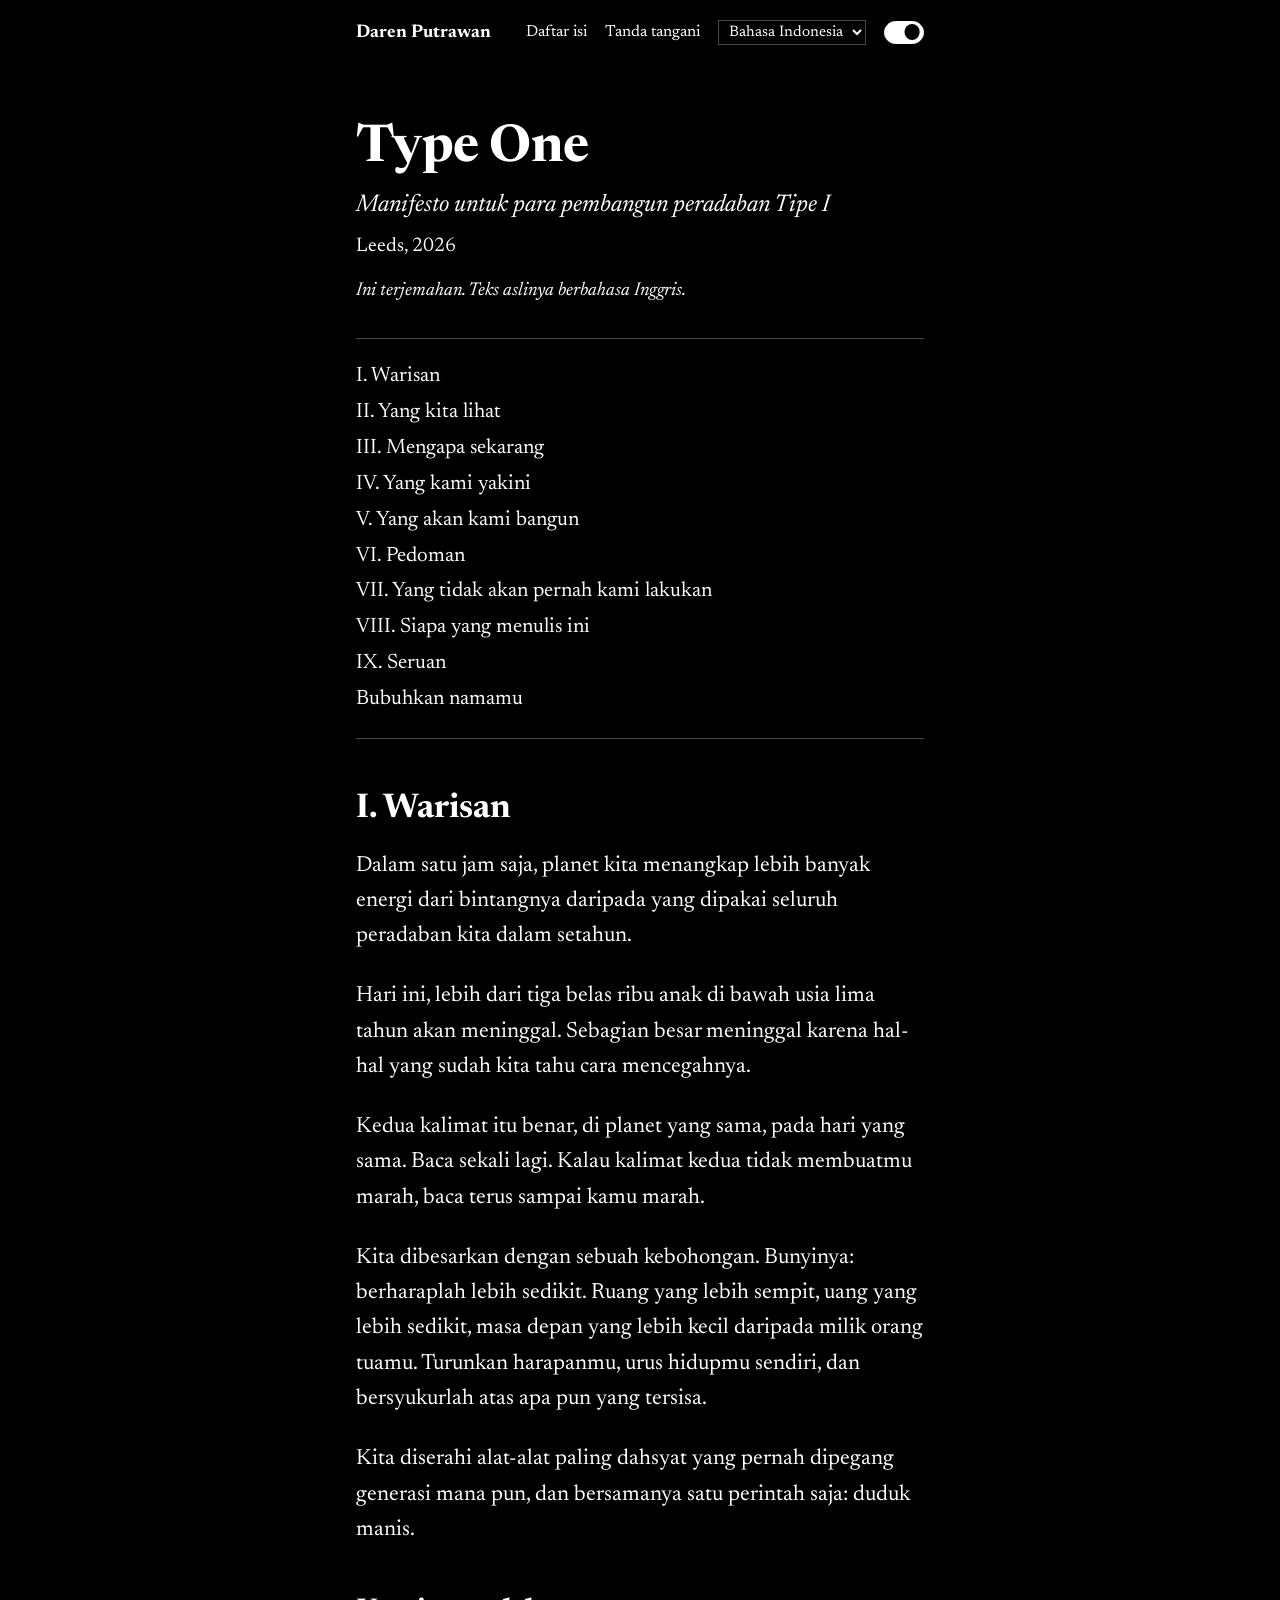
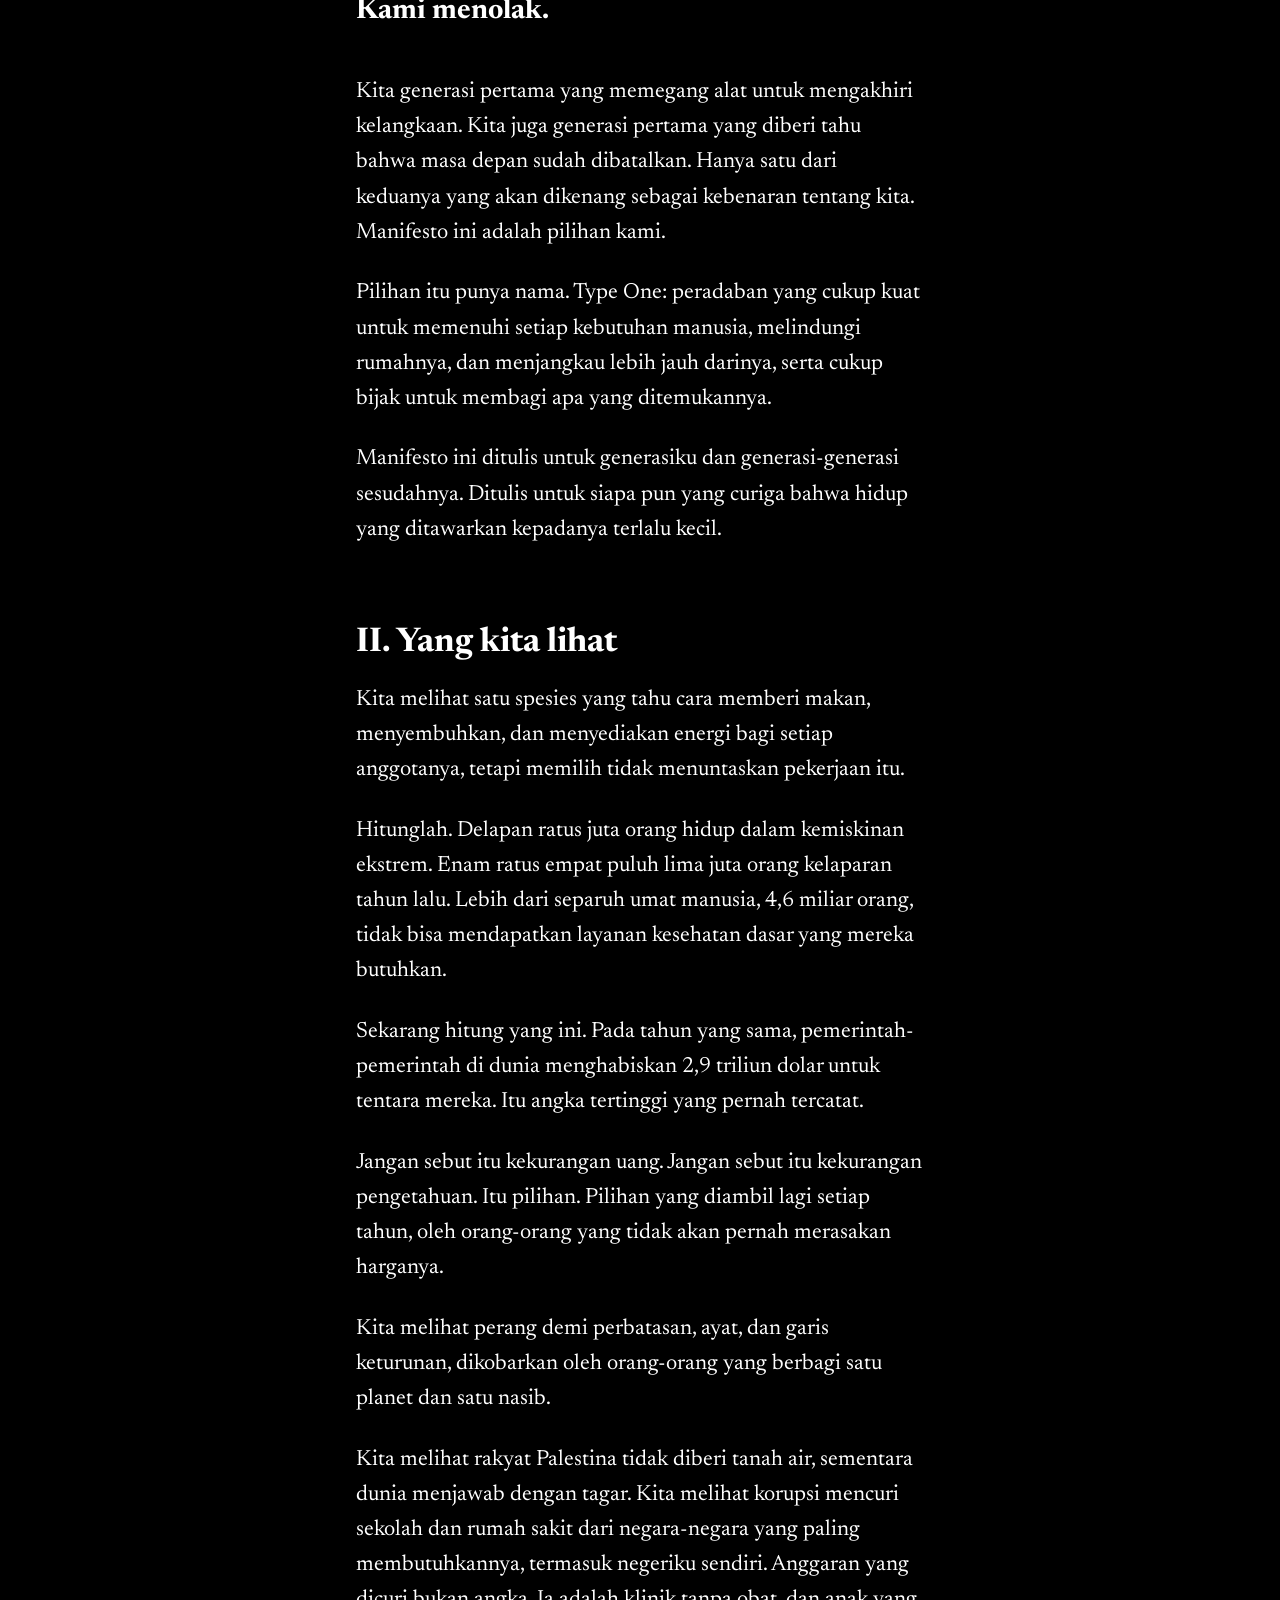
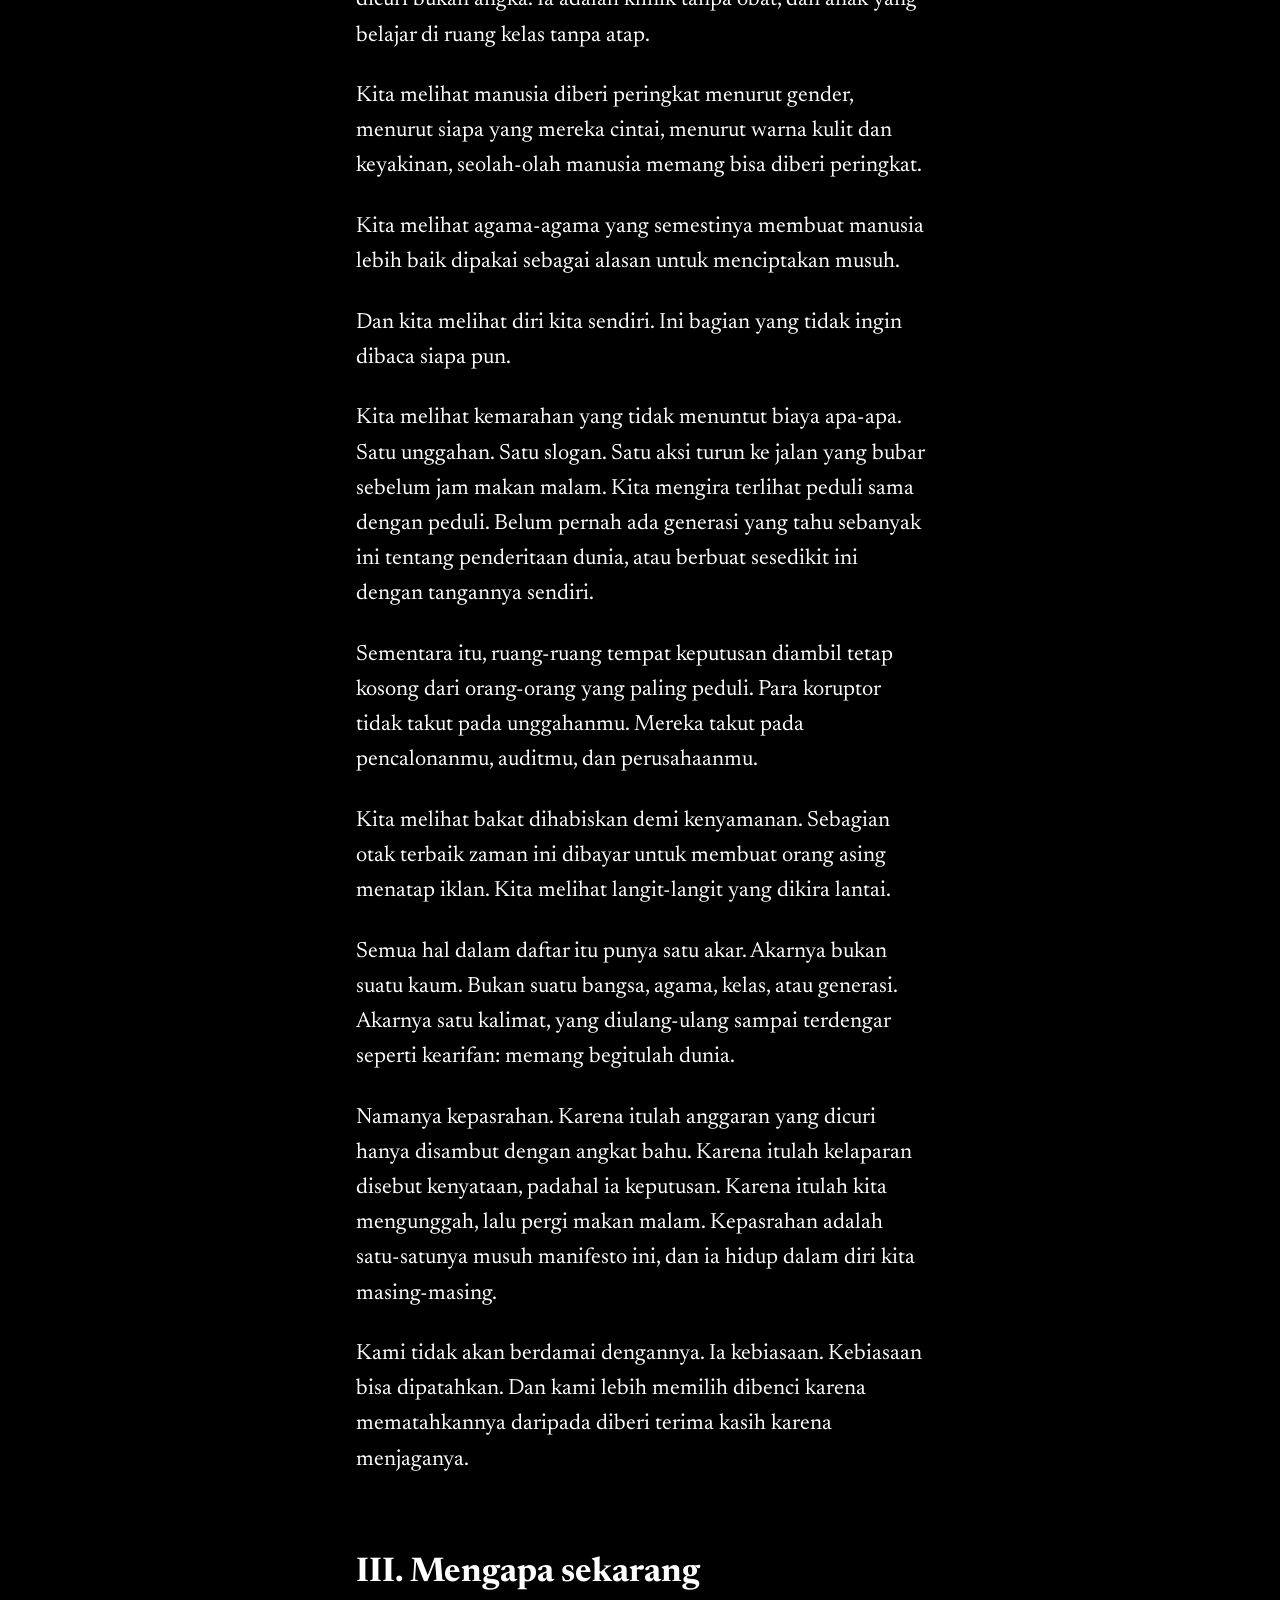
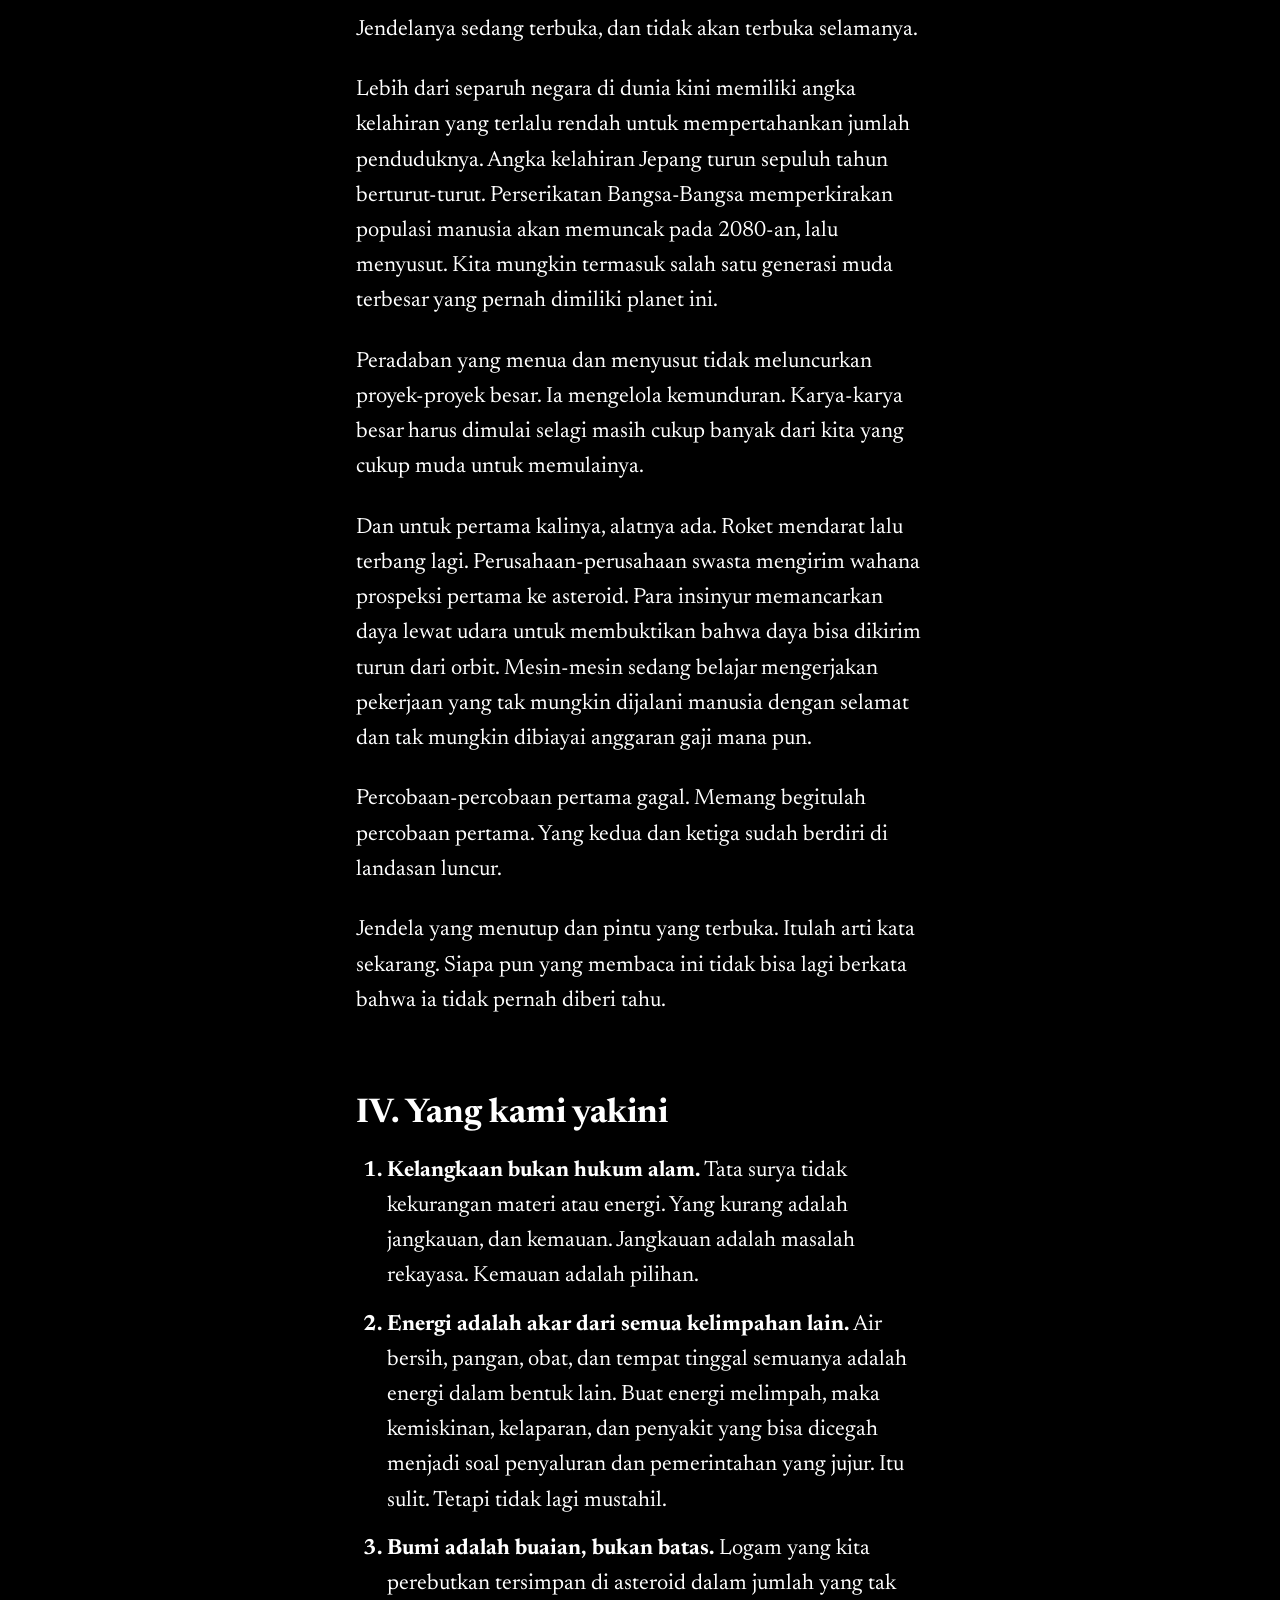
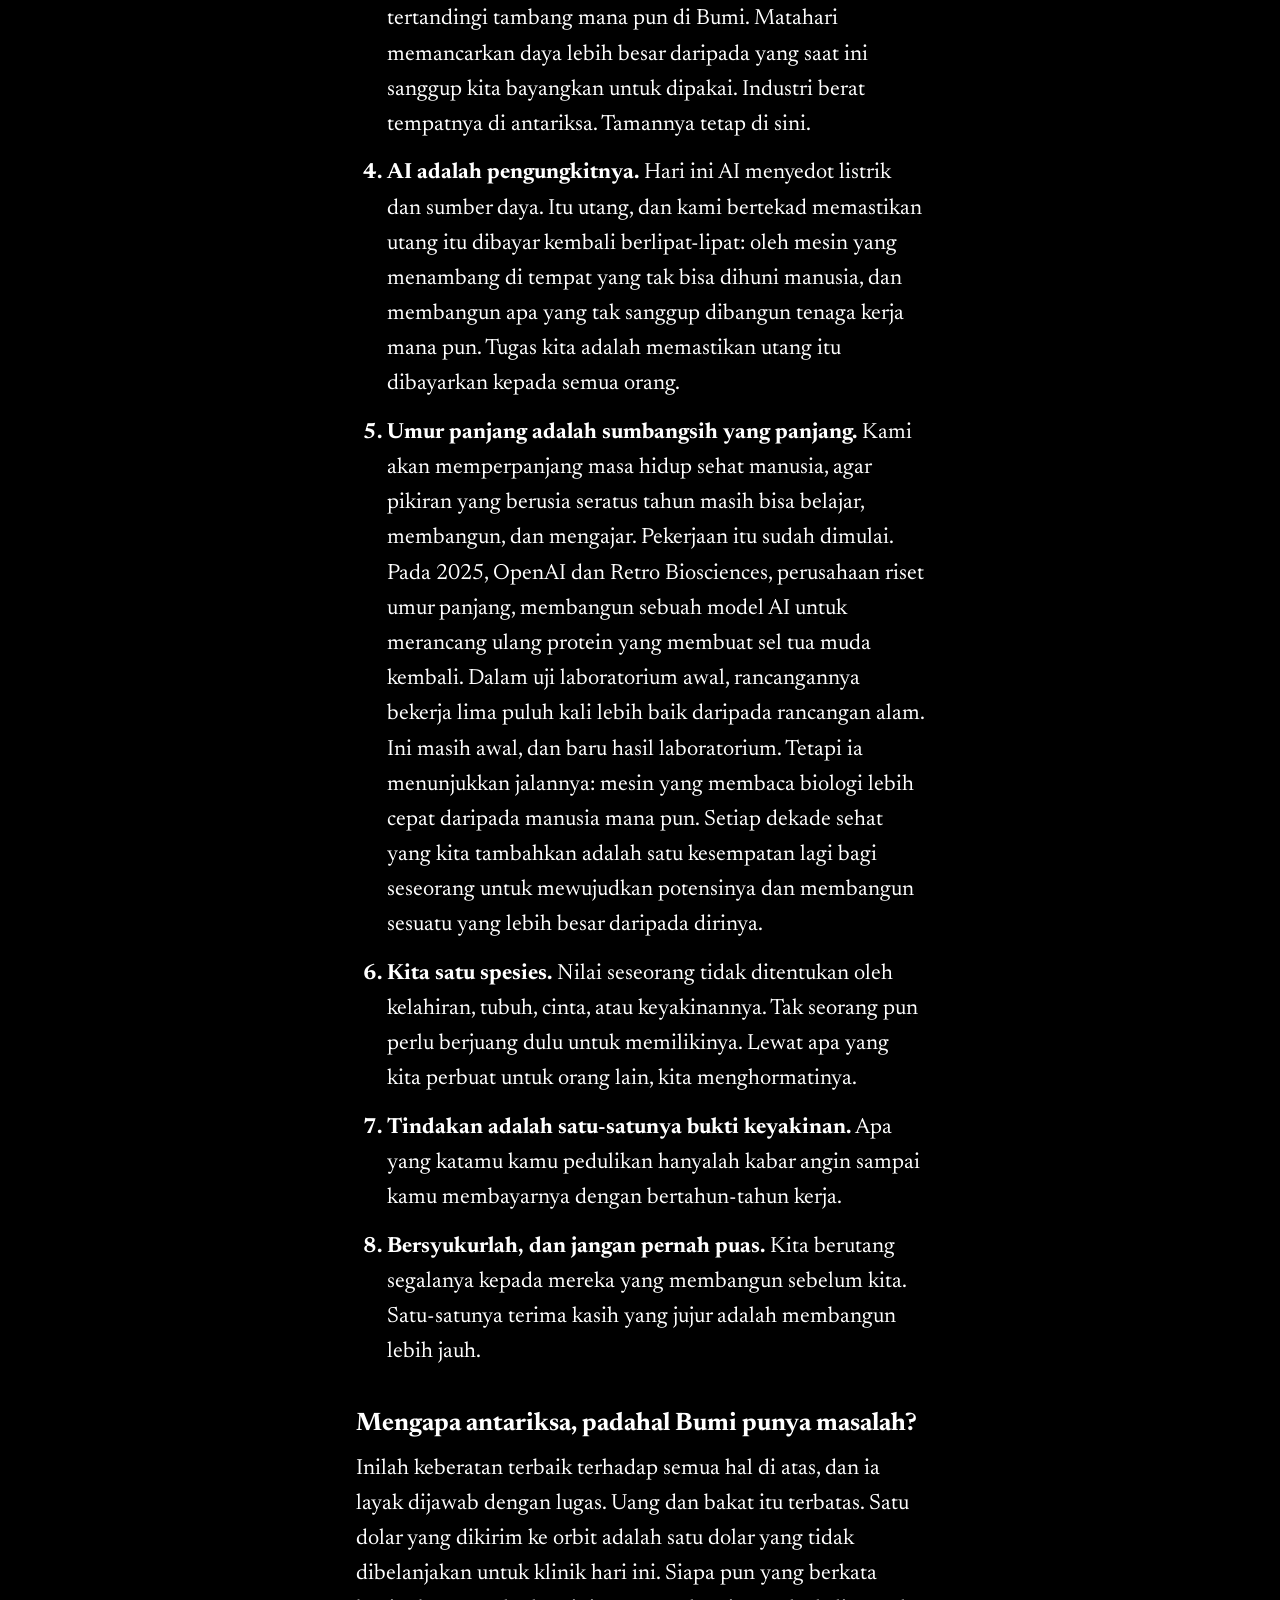
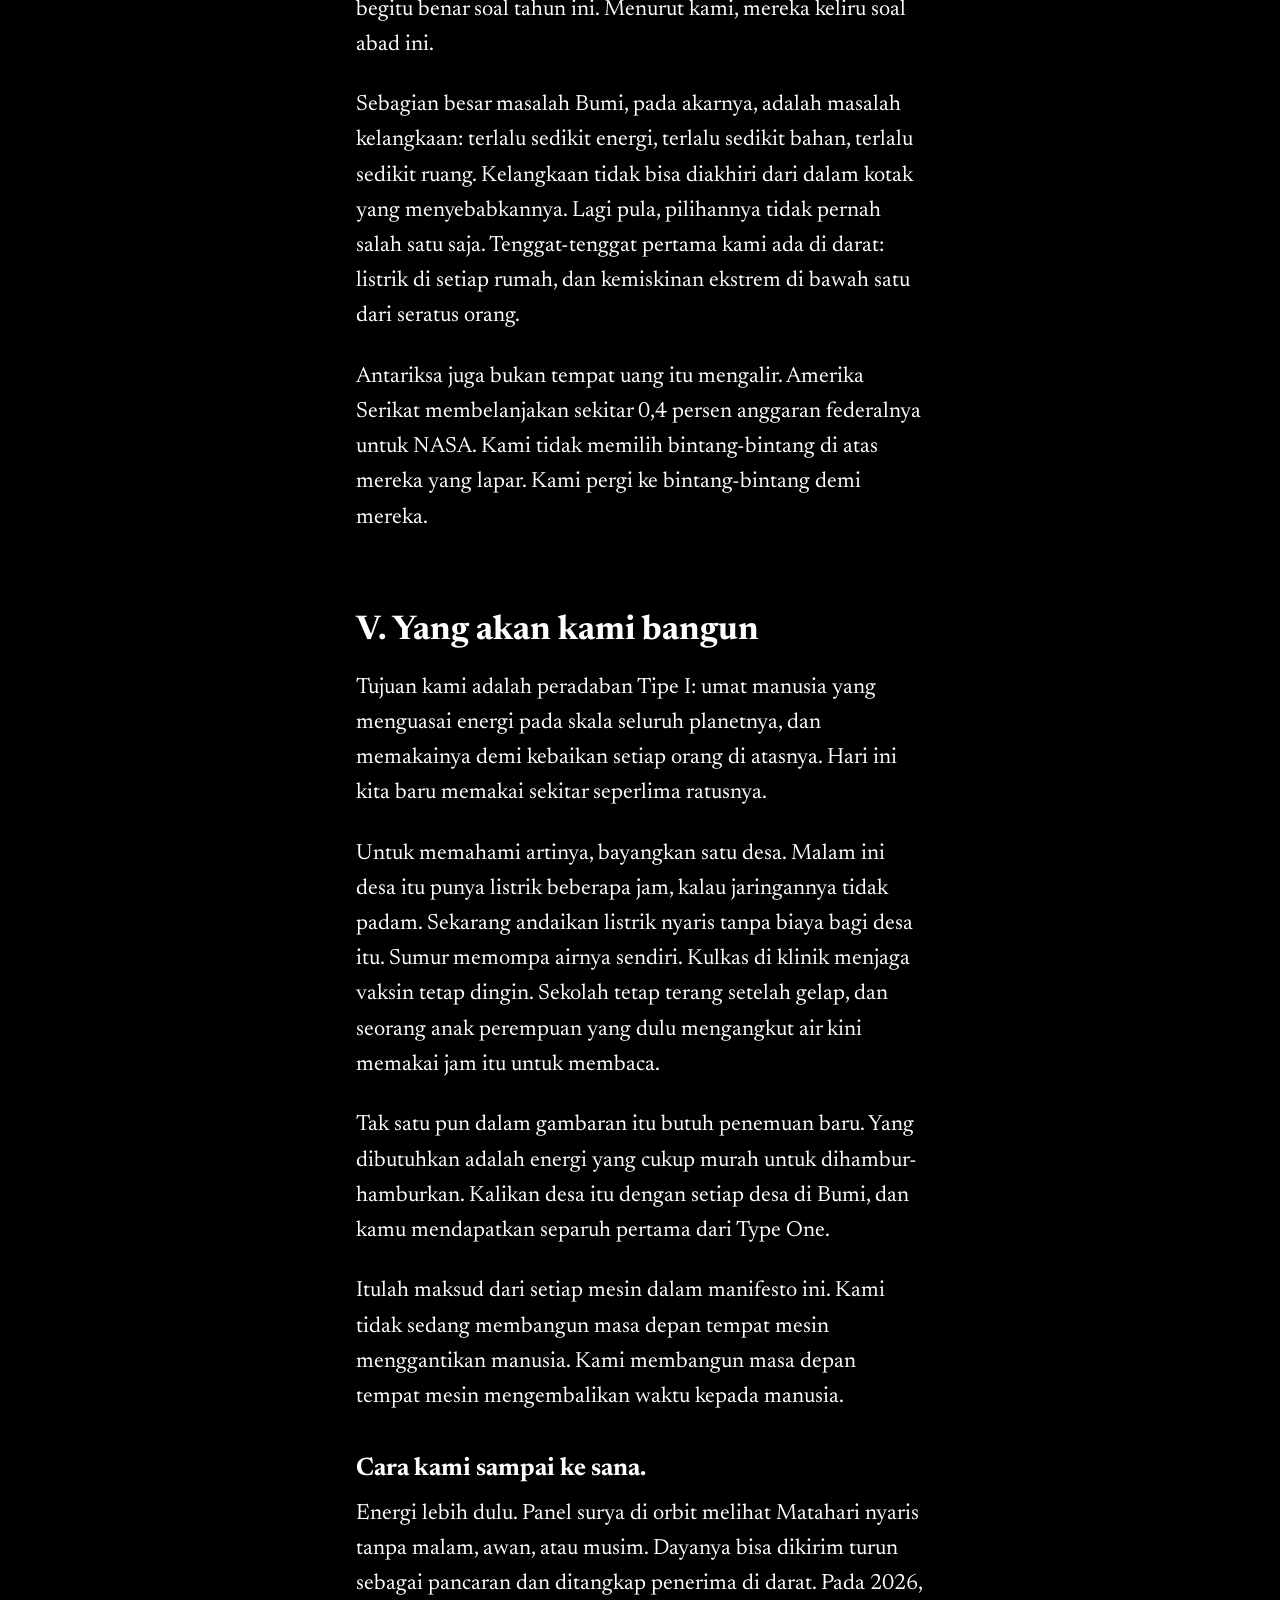
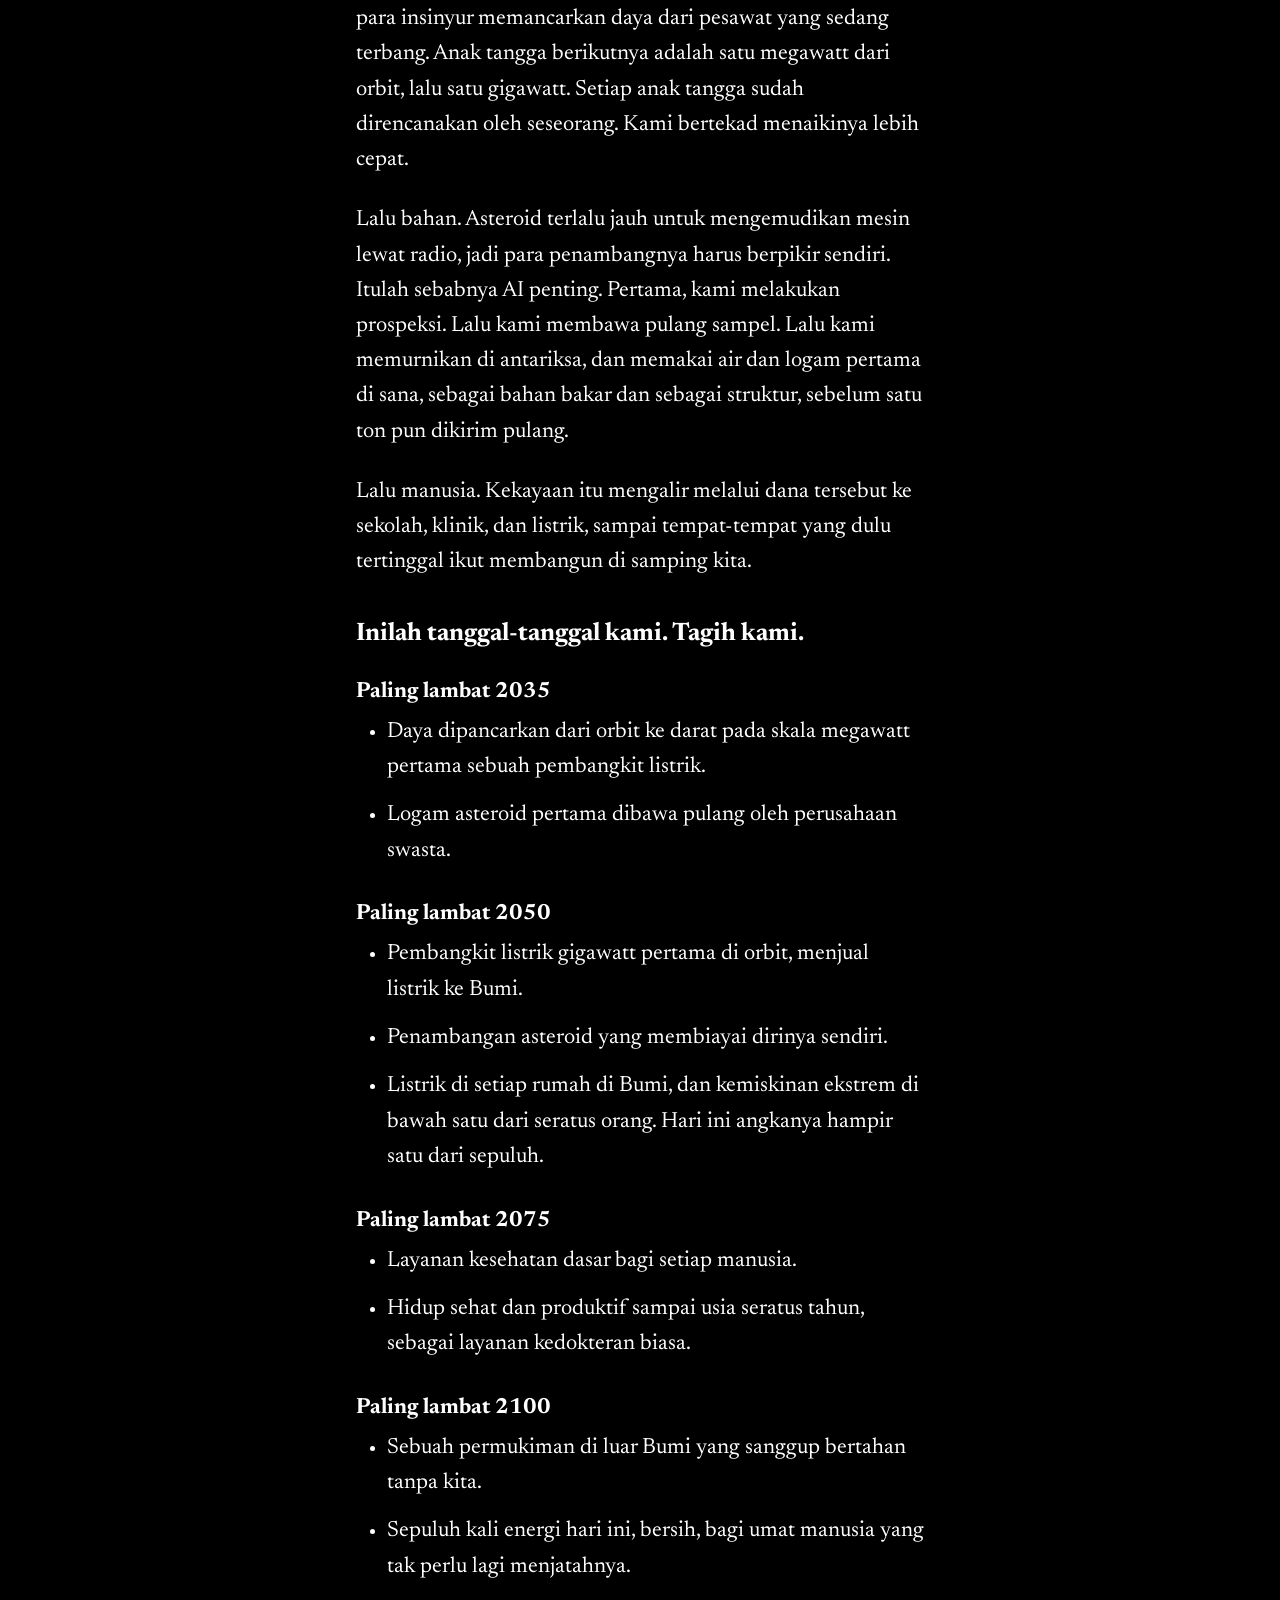
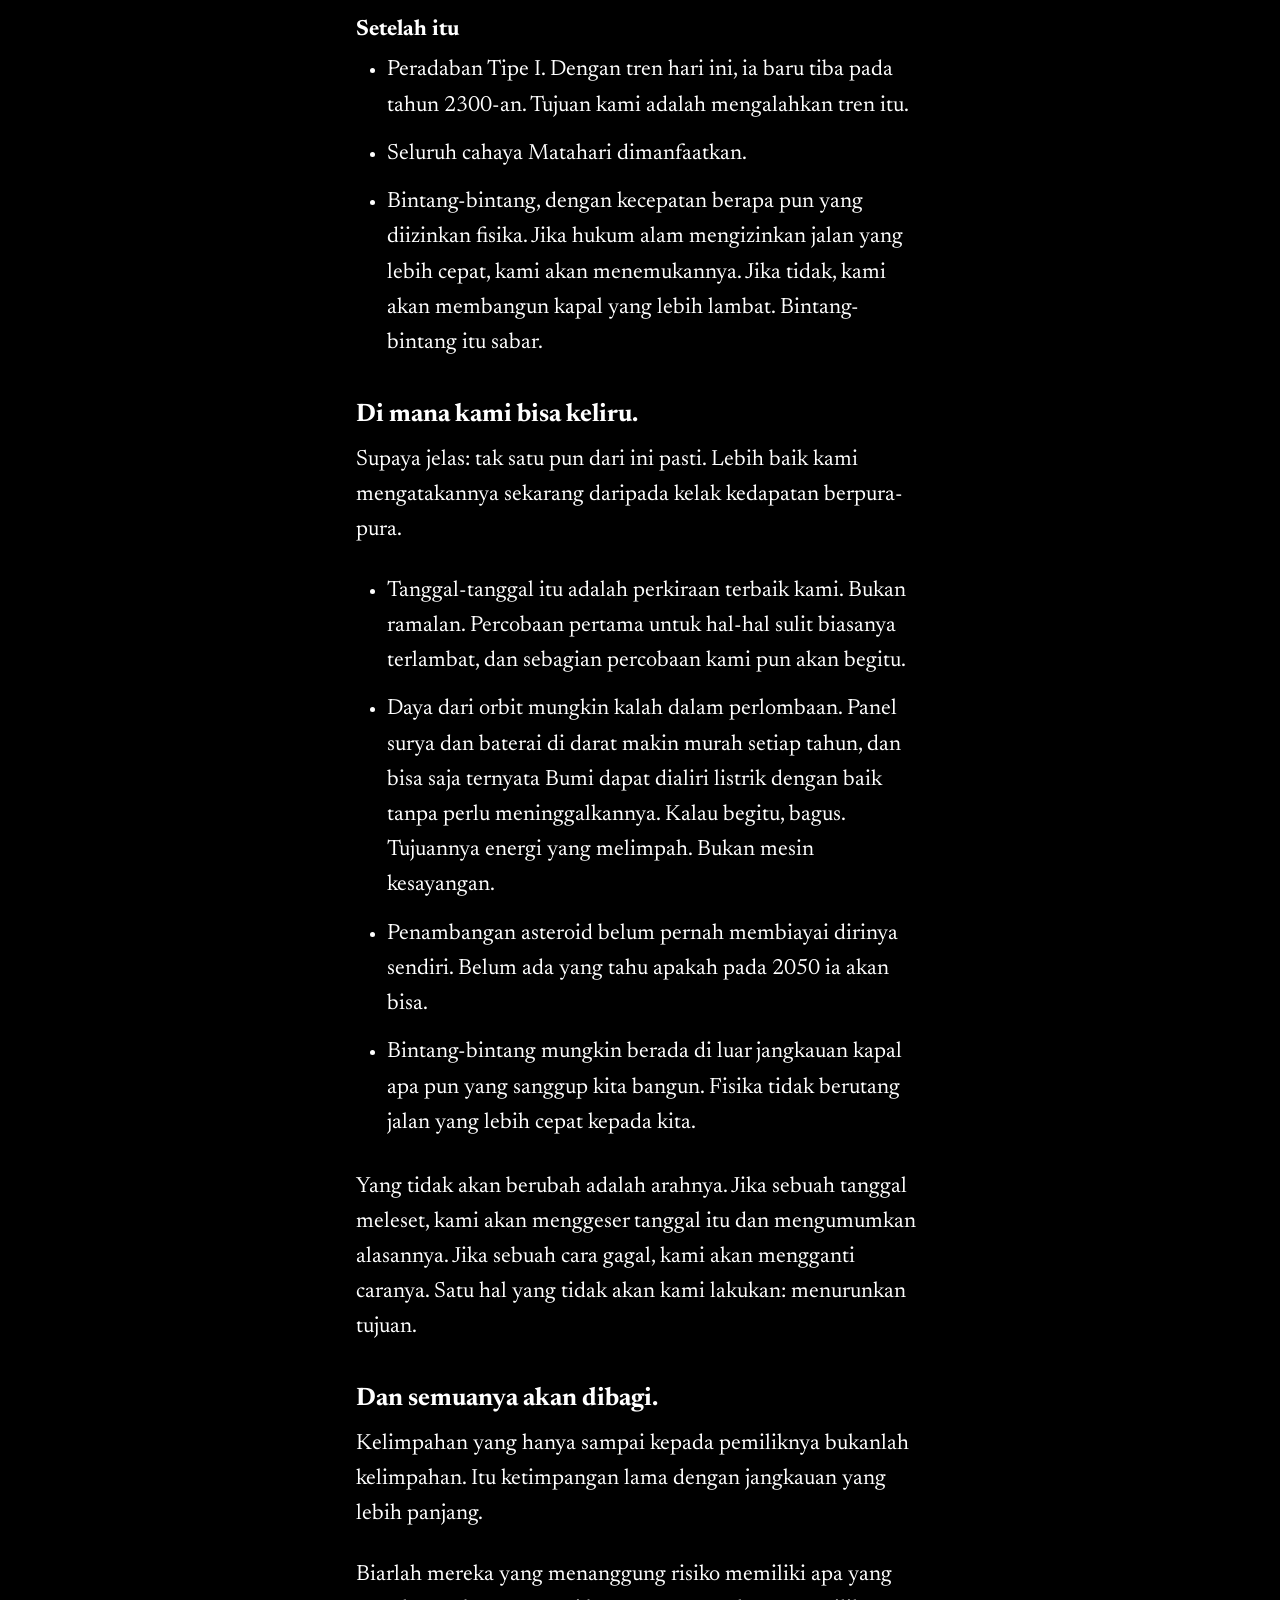
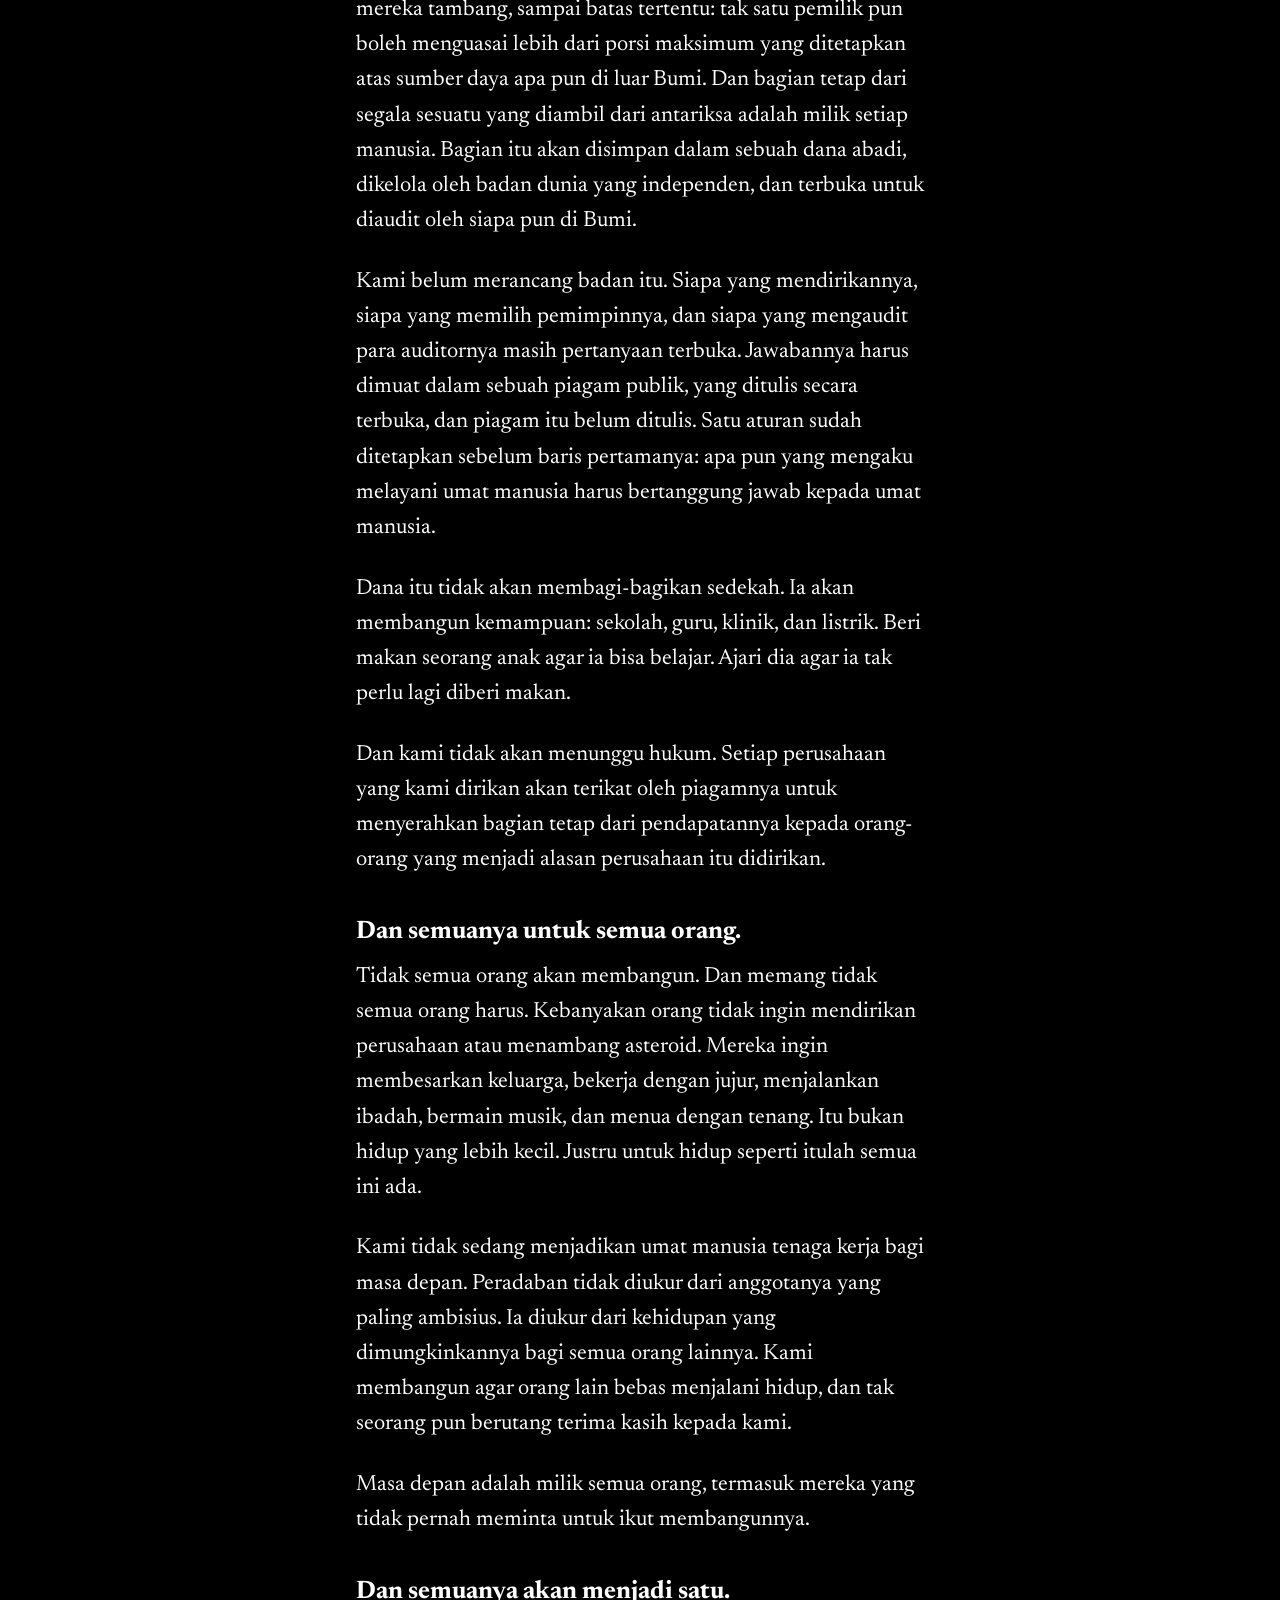
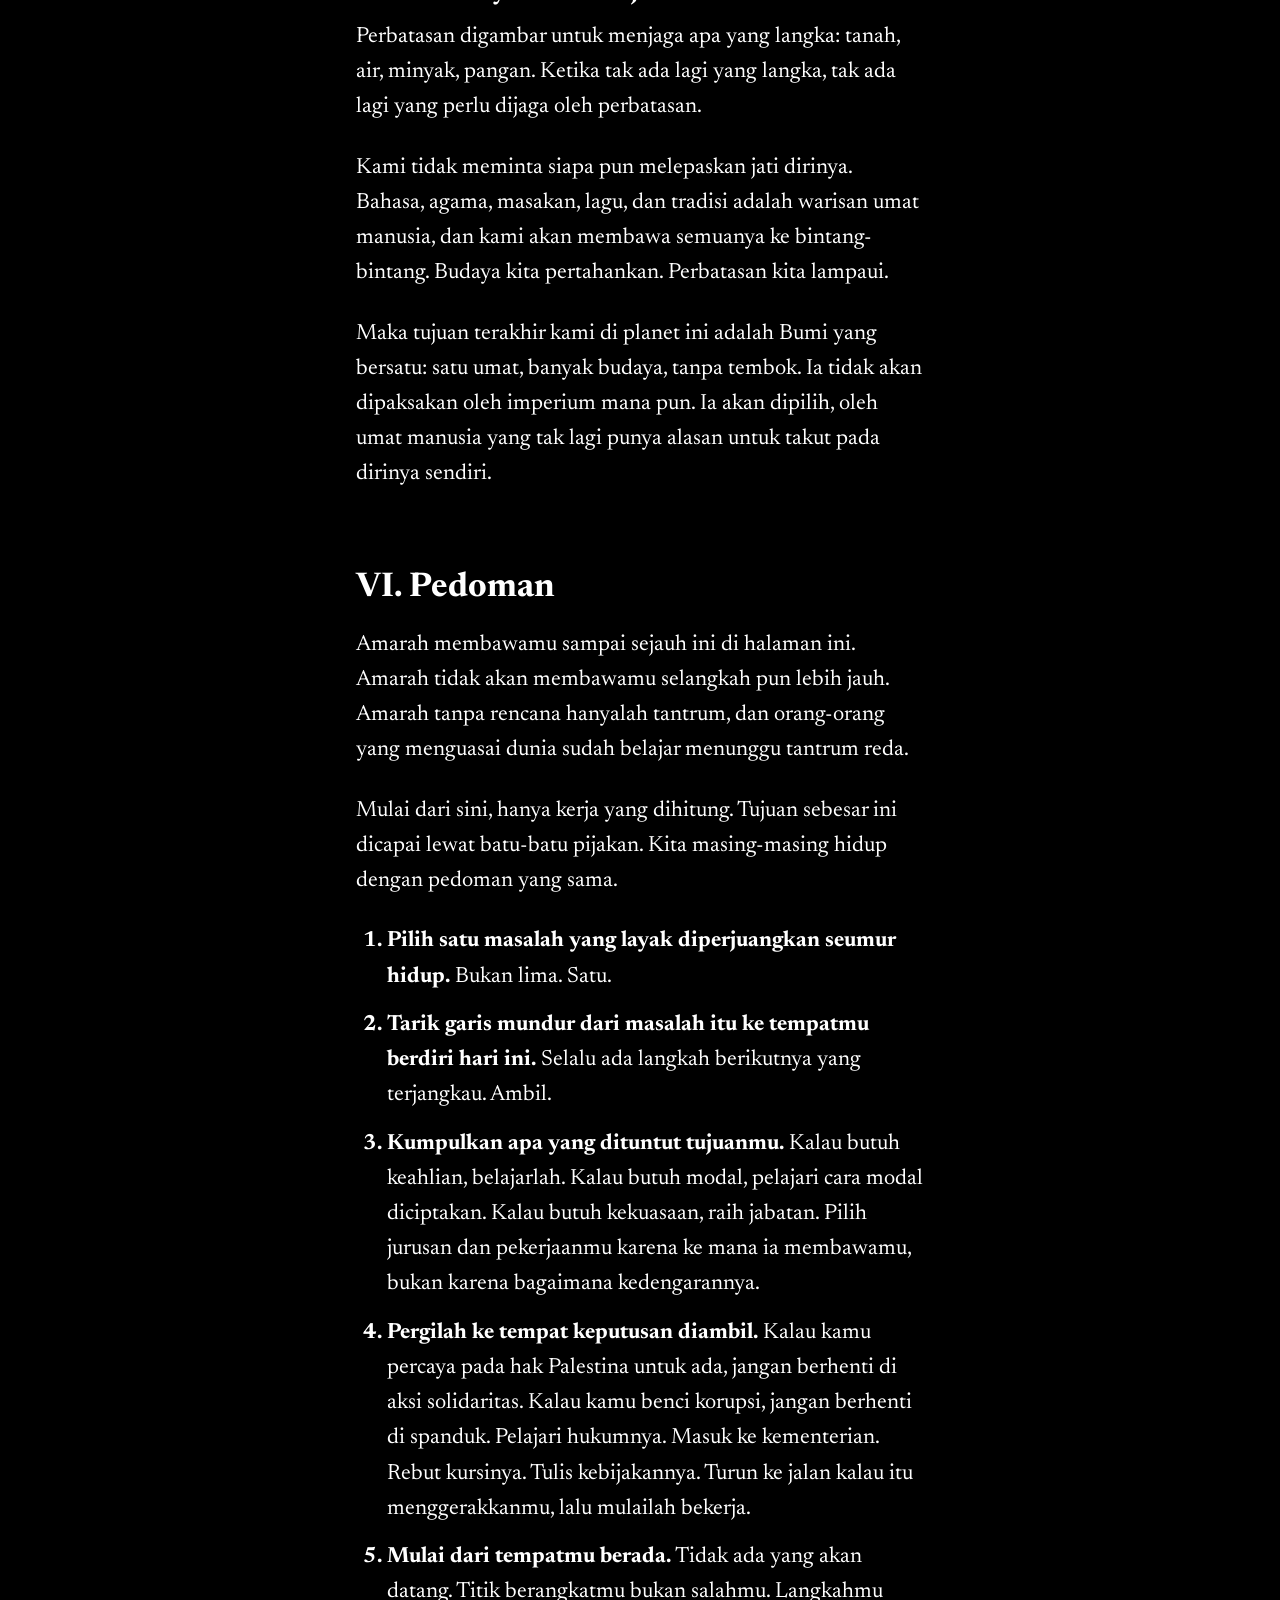
<file: id/index.html>
<!doctype html>
<html lang="id" dir="ltr" data-theme="dark">
<head>
<meta charset="utf-8">
<meta name="viewport" content="width=device-width, initial-scale=1">
<title>Type One — Manifesto untuk para pembangun</title>
<meta name="description" content="Manifesto untuk para pembangun peradaban Tipe I.">
<meta property="og:title" content="Type One">
<meta property="og:description" content="Kami diserahi masa depan yang sudah dibatalkan. Kami bertekad tetap membangunnya.">
<link rel="alternate" hreflang="en" href="../"><link rel="alternate" hreflang="id" href="../id/"><link rel="alternate" hreflang="es" href="../es/"><link rel="alternate" hreflang="fr" href="../fr/"><link rel="alternate" hreflang="pt" href="../pt/"><link rel="alternate" hreflang="zh" href="../zh/"><link rel="alternate" hreflang="ar" href="../ar/"><link rel="alternate" hreflang="hi" href="../hi/">
<script>try{var t=localStorage.getItem('type-one-theme');if(t)document.documentElement.dataset.theme=t}catch(e){}</script>
<link rel="preconnect" href="https://fonts.googleapis.com">
<link rel="preconnect" href="https://fonts.gstatic.com" crossorigin>
<link href="https://fonts.googleapis.com/css2?family=Newsreader:ital,opsz,wght@0,6..72,400..700;1,6..72,400..700&display=swap" rel="stylesheet">
<link rel="stylesheet" href="../styles.css">

</head>
<body>
<a class="skip" href="#part-1">Langsung ke manifesto</a>
<header class="top">
  <a class="site" href="#top">Daren Putrawan</a>
  <div class="top-right">
    <a class="hide-s" href="#contents">Daftar isi</a>
    <a href="#sign">Tanda tangani</a>
    <select id="lang" aria-label="Bahasa"><option value="../" lang="en">English</option><option value="../id/" selected lang="id">Bahasa Indonesia</option><option value="../es/" lang="es">Español</option><option value="../fr/" lang="fr">Français</option><option value="../pt/" lang="pt">Português</option><option value="../zh/" lang="zh">中文</option><option value="../ar/" lang="ar">العربية</option><option value="../hi/" lang="hi">हिन्दी</option></select>
    <button id="theme" type="button" role="switch" aria-checked="true" aria-label="Mode gelap"><span></span></button>
  </div>
</header>

<main id="top">
<div class="title">
  <h1>Type One</h1>
  <p class="subtitle">Manifesto untuk para pembangun peradaban Tipe I</p>
  <p class="byline">Leeds, 2026</p>
  <p class="trnote">Ini terjemahan. Teks aslinya berbahasa Inggris.</p>
</div>

<nav id="contents" aria-label="Daftar isi">
  <ol><li><a href="#part-1">I. Warisan</a></li><li><a href="#part-2">II. Yang kita lihat</a></li><li><a href="#part-3">III. Mengapa sekarang</a></li><li><a href="#part-4">IV. Yang kami yakini</a></li><li><a href="#part-5">V. Yang akan kami bangun</a></li><li><a href="#part-6">VI. Pedoman</a></li><li><a href="#part-7">VII. Yang tidak akan pernah kami lakukan</a></li><li><a href="#part-8">VIII. Siapa yang menulis ini</a></li><li><a href="#part-9">IX. Seruan</a></li><li><a href="#sign">Bubuhkan namamu</a></li></ol>
</nav>

<section id="part-1"><h2><span class="num">I.</span> Warisan</h2>
<p>Dalam satu jam saja, planet kita menangkap lebih banyak energi dari bintangnya daripada yang dipakai seluruh peradaban kita dalam setahun.</p>
<p>Hari ini, lebih dari tiga belas ribu anak di bawah usia lima tahun akan meninggal. Sebagian besar meninggal karena hal-hal yang sudah kita tahu cara mencegahnya.</p>
<p>Kedua kalimat itu benar, di planet yang sama, pada hari yang sama. Baca sekali lagi. Kalau kalimat kedua tidak membuatmu marah, baca terus sampai kamu marah.</p>
<p>Kita dibesarkan dengan sebuah kebohongan. Bunyinya: berharaplah lebih sedikit. Ruang yang lebih sempit, uang yang lebih sedikit, masa depan yang lebih kecil daripada milik orang tuamu. Turunkan harapanmu, urus hidupmu sendiri, dan bersyukurlah atas apa pun yang tersisa.</p>
<p>Kita diserahi alat-alat paling dahsyat yang pernah dipegang generasi mana pun, dan bersamanya satu perintah saja: duduk manis.</p>
<p class="shout">Kami menolak.</p>
<p>Kita generasi pertama yang memegang alat untuk mengakhiri kelangkaan. Kita juga generasi pertama yang diberi tahu bahwa masa depan sudah dibatalkan. Hanya satu dari keduanya yang akan dikenang sebagai kebenaran tentang kita. Manifesto ini adalah pilihan kami.</p>
<p>Pilihan itu punya nama. Type One: peradaban yang cukup kuat untuk memenuhi setiap kebutuhan manusia, melindungi rumahnya, dan menjangkau lebih jauh darinya, serta cukup bijak untuk membagi apa yang ditemukannya.</p>
<p>Manifesto ini ditulis untuk generasiku dan generasi-generasi sesudahnya. Ditulis untuk siapa pun yang curiga bahwa hidup yang ditawarkan kepadanya terlalu kecil.</p>
</section>
<section id="part-2"><h2><span class="num">II.</span> Yang kita lihat</h2>
<p>Kita melihat satu spesies yang tahu cara memberi makan, menyembuhkan, dan menyediakan energi bagi setiap anggotanya, tetapi memilih tidak menuntaskan pekerjaan itu.</p>
<p>Hitunglah. Delapan ratus juta orang hidup dalam kemiskinan ekstrem. Enam ratus empat puluh lima juta orang kelaparan tahun lalu. Lebih dari separuh umat manusia, 4,6 miliar orang, tidak bisa mendapatkan layanan kesehatan dasar yang mereka butuhkan.</p>
<p>Sekarang hitung yang ini. Pada tahun yang sama, pemerintah-pemerintah di dunia menghabiskan 2,9 triliun dolar untuk tentara mereka. Itu angka tertinggi yang pernah tercatat.</p>
<p>Jangan sebut itu kekurangan uang. Jangan sebut itu kekurangan pengetahuan. Itu pilihan. Pilihan yang diambil lagi setiap tahun, oleh orang-orang yang tidak akan pernah merasakan harganya.</p>
<p>Kita melihat perang demi perbatasan, ayat, dan garis keturunan, dikobarkan oleh orang-orang yang berbagi satu planet dan satu nasib.</p>
<p>Kita melihat rakyat Palestina tidak diberi tanah air, sementara dunia menjawab dengan tagar. Kita melihat korupsi mencuri sekolah dan rumah sakit dari negara-negara yang paling membutuhkannya, termasuk negeriku sendiri. Anggaran yang dicuri bukan angka. Ia adalah klinik tanpa obat, dan anak yang belajar di ruang kelas tanpa atap.</p>
<p>Kita melihat manusia diberi peringkat menurut gender, menurut siapa yang mereka cintai, menurut warna kulit dan keyakinan, seolah-olah manusia memang bisa diberi peringkat.</p>
<p>Kita melihat agama-agama yang semestinya membuat manusia lebih baik dipakai sebagai alasan untuk menciptakan musuh.</p>
<p>Dan kita melihat diri kita sendiri. Ini bagian yang tidak ingin dibaca siapa pun.</p>
<p>Kita melihat kemarahan yang tidak menuntut biaya apa-apa. Satu unggahan. Satu slogan. Satu aksi turun ke jalan yang bubar sebelum jam makan malam. Kita mengira terlihat peduli sama dengan peduli. Belum pernah ada generasi yang tahu sebanyak ini tentang penderitaan dunia, atau berbuat sesedikit ini dengan tangannya sendiri.</p>
<p>Sementara itu, ruang-ruang tempat keputusan diambil tetap kosong dari orang-orang yang paling peduli. Para koruptor tidak takut pada unggahanmu. Mereka takut pada pencalonanmu, auditmu, dan perusahaanmu.</p>
<p>Kita melihat bakat dihabiskan demi kenyamanan. Sebagian otak terbaik zaman ini dibayar untuk membuat orang asing menatap iklan. Kita melihat langit-langit yang dikira lantai.</p>
<p>Semua hal dalam daftar itu punya satu akar. Akarnya bukan suatu kaum. Bukan suatu bangsa, agama, kelas, atau generasi. Akarnya satu kalimat, yang diulang-ulang sampai terdengar seperti kearifan: memang begitulah dunia.</p>
<p>Namanya kepasrahan. Karena itulah anggaran yang dicuri hanya disambut dengan angkat bahu. Karena itulah kelaparan disebut kenyataan, padahal ia keputusan. Karena itulah kita mengunggah, lalu pergi makan malam. Kepasrahan adalah satu-satunya musuh manifesto ini, dan ia hidup dalam diri kita masing-masing.</p>
<p>Kami tidak akan berdamai dengannya. Ia kebiasaan. Kebiasaan bisa dipatahkan. Dan kami lebih memilih dibenci karena mematahkannya daripada diberi terima kasih karena menjaganya.</p>
</section>
<section id="part-3"><h2><span class="num">III.</span> Mengapa sekarang</h2>
<p>Jendelanya sedang terbuka, dan tidak akan terbuka selamanya.</p>
<p>Lebih dari separuh negara di dunia kini memiliki angka kelahiran yang terlalu rendah untuk mempertahankan jumlah penduduknya. Angka kelahiran Jepang turun sepuluh tahun berturut-turut. Perserikatan Bangsa-Bangsa memperkirakan populasi manusia akan memuncak pada 2080-an, lalu menyusut. Kita mungkin termasuk salah satu generasi muda terbesar yang pernah dimiliki planet ini.</p>
<p>Peradaban yang menua dan menyusut tidak meluncurkan proyek-proyek besar. Ia mengelola kemunduran. Karya-karya besar harus dimulai selagi masih cukup banyak dari kita yang cukup muda untuk memulainya.</p>
<p>Dan untuk pertama kalinya, alatnya ada. Roket mendarat lalu terbang lagi. Perusahaan-perusahaan swasta mengirim wahana prospeksi pertama ke asteroid. Para insinyur memancarkan daya lewat udara untuk membuktikan bahwa daya bisa dikirim turun dari orbit. Mesin-mesin sedang belajar mengerjakan pekerjaan yang tak mungkin dijalani manusia dengan selamat dan tak mungkin dibiayai anggaran gaji mana pun.</p>
<p>Percobaan-percobaan pertama gagal. Memang begitulah percobaan pertama. Yang kedua dan ketiga sudah berdiri di landasan luncur.</p>
<p>Jendela yang menutup dan pintu yang terbuka. Itulah arti kata sekarang. Siapa pun yang membaca ini tidak bisa lagi berkata bahwa ia tidak pernah diberi tahu.</p>
</section>
<section id="part-4"><h2><span class="num">IV.</span> Yang kami yakini</h2>
<ol><li><strong>Kelangkaan bukan hukum alam.</strong> Tata surya tidak kekurangan materi atau energi. Yang kurang adalah jangkauan, dan kemauan. Jangkauan adalah masalah rekayasa. Kemauan adalah pilihan.</li><li><strong>Energi adalah akar dari semua kelimpahan lain.</strong> Air bersih, pangan, obat, dan tempat tinggal semuanya adalah energi dalam bentuk lain. Buat energi melimpah, maka kemiskinan, kelaparan, dan penyakit yang bisa dicegah menjadi soal penyaluran dan pemerintahan yang jujur. Itu sulit. Tetapi tidak lagi mustahil.</li><li><strong>Bumi adalah buaian, bukan batas.</strong> Logam yang kita perebutkan tersimpan di asteroid dalam jumlah yang tak tertandingi tambang mana pun di Bumi. Matahari memancarkan daya lebih besar daripada yang saat ini sanggup kita bayangkan untuk dipakai. Industri berat tempatnya di antariksa. Tamannya tetap di sini.</li><li><strong>AI adalah pengungkitnya.</strong> Hari ini AI menyedot listrik dan sumber daya. Itu utang, dan kami bertekad memastikan utang itu dibayar kembali berlipat-lipat: oleh mesin yang menambang di tempat yang tak bisa dihuni manusia, dan membangun apa yang tak sanggup dibangun tenaga kerja mana pun. Tugas kita adalah memastikan utang itu dibayarkan kepada semua orang.</li><li><strong>Umur panjang adalah sumbangsih yang panjang.</strong> Kami akan memperpanjang masa hidup sehat manusia, agar pikiran yang berusia seratus tahun masih bisa belajar, membangun, dan mengajar. Pekerjaan itu sudah dimulai. Pada 2025, OpenAI dan Retro Biosciences, perusahaan riset umur panjang, membangun sebuah model AI untuk merancang ulang protein yang membuat sel tua muda kembali. Dalam uji laboratorium awal, rancangannya bekerja lima puluh kali lebih baik daripada rancangan alam. Ini masih awal, dan baru hasil laboratorium. Tetapi ia menunjukkan jalannya: mesin yang membaca biologi lebih cepat daripada manusia mana pun. Setiap dekade sehat yang kita tambahkan adalah satu kesempatan lagi bagi seseorang untuk mewujudkan potensinya dan membangun sesuatu yang lebih besar daripada dirinya.</li><li><strong>Kita satu spesies.</strong> Nilai seseorang tidak ditentukan oleh kelahiran, tubuh, cinta, atau keyakinannya. Tak seorang pun perlu berjuang dulu untuk memilikinya. Lewat apa yang kita perbuat untuk orang lain, kita menghormatinya.</li><li><strong>Tindakan adalah satu-satunya bukti keyakinan.</strong> Apa yang katamu kamu pedulikan hanyalah kabar angin sampai kamu membayarnya dengan bertahun-tahun kerja.</li><li><strong>Bersyukurlah, dan jangan pernah puas.</strong> Kita berutang segalanya kepada mereka yang membangun sebelum kita. Satu-satunya terima kasih yang jujur adalah membangun lebih jauh.</li></ol>
<h3><strong>Mengapa antariksa, padahal Bumi punya masalah?</strong></h3>
<p>Inilah keberatan terbaik terhadap semua hal di atas, dan ia layak dijawab dengan lugas. Uang dan bakat itu terbatas. Satu dolar yang dikirim ke orbit adalah satu dolar yang tidak dibelanjakan untuk klinik hari ini. Siapa pun yang berkata begitu benar soal tahun ini. Menurut kami, mereka keliru soal abad ini.</p>
<p>Sebagian besar masalah Bumi, pada akarnya, adalah masalah kelangkaan: terlalu sedikit energi, terlalu sedikit bahan, terlalu sedikit ruang. Kelangkaan tidak bisa diakhiri dari dalam kotak yang menyebabkannya. Lagi pula, pilihannya tidak pernah salah satu saja. Tenggat-tenggat pertama kami ada di darat: listrik di setiap rumah, dan kemiskinan ekstrem di bawah satu dari seratus orang.</p>
<p>Antariksa juga bukan tempat uang itu mengalir. Amerika Serikat membelanjakan sekitar 0,4 persen anggaran federalnya untuk NASA. Kami tidak memilih bintang-bintang di atas mereka yang lapar. Kami pergi ke bintang-bintang demi mereka.</p>
</section>
<section id="part-5"><h2><span class="num">V.</span> Yang akan kami bangun</h2>
<p>Tujuan kami adalah peradaban Tipe I: umat manusia yang menguasai energi pada skala seluruh planetnya, dan memakainya demi kebaikan setiap orang di atasnya. Hari ini kita baru memakai sekitar seperlima ratusnya.</p>
<p>Untuk memahami artinya, bayangkan satu desa. Malam ini desa itu punya listrik beberapa jam, kalau jaringannya tidak padam. Sekarang andaikan listrik nyaris tanpa biaya bagi desa itu. Sumur memompa airnya sendiri. Kulkas di klinik menjaga vaksin tetap dingin. Sekolah tetap terang setelah gelap, dan seorang anak perempuan yang dulu mengangkut air kini memakai jam itu untuk membaca.</p>
<p>Tak satu pun dalam gambaran itu butuh penemuan baru. Yang dibutuhkan adalah energi yang cukup murah untuk dihambur-hamburkan. Kalikan desa itu dengan setiap desa di Bumi, dan kamu mendapatkan separuh pertama dari Type One.</p>
<p>Itulah maksud dari setiap mesin dalam manifesto ini. Kami tidak sedang membangun masa depan tempat mesin menggantikan manusia. Kami membangun masa depan tempat mesin mengembalikan waktu kepada manusia.</p>
<h3><strong>Cara kami sampai ke sana.</strong></h3>
<p>Energi lebih dulu. Panel surya di orbit melihat Matahari nyaris tanpa malam, awan, atau musim. Dayanya bisa dikirim turun sebagai pancaran dan ditangkap penerima di darat. Pada 2026, para insinyur memancarkan daya dari pesawat yang sedang terbang. Anak tangga berikutnya adalah satu megawatt dari orbit, lalu satu gigawatt. Setiap anak tangga sudah direncanakan oleh seseorang. Kami bertekad menaikinya lebih cepat.</p>
<p>Lalu bahan. Asteroid terlalu jauh untuk mengemudikan mesin lewat radio, jadi para penambangnya harus berpikir sendiri. Itulah sebabnya AI penting. Pertama, kami melakukan prospeksi. Lalu kami membawa pulang sampel. Lalu kami memurnikan di antariksa, dan memakai air dan logam pertama di sana, sebagai bahan bakar dan sebagai struktur, sebelum satu ton pun dikirim pulang.</p>
<p>Lalu manusia. Kekayaan itu mengalir melalui dana tersebut ke sekolah, klinik, dan listrik, sampai tempat-tempat yang dulu tertinggal ikut membangun di samping kita.</p>
<h3>Inilah tanggal-tanggal kami. Tagih kami.</h3>
<h4>Paling lambat 2035</h4>
<ul><li>Daya dipancarkan dari orbit ke darat pada skala megawatt pertama sebuah pembangkit listrik.</li><li>Logam asteroid pertama dibawa pulang oleh perusahaan swasta.</li></ul>
<h4>Paling lambat 2050</h4>
<ul><li>Pembangkit listrik gigawatt pertama di orbit, menjual listrik ke Bumi.</li><li>Penambangan asteroid yang membiayai dirinya sendiri.</li><li>Listrik di setiap rumah di Bumi, dan kemiskinan ekstrem di bawah satu dari seratus orang. Hari ini angkanya hampir satu dari sepuluh.</li></ul>
<h4>Paling lambat 2075</h4>
<ul><li>Layanan kesehatan dasar bagi setiap manusia.</li><li>Hidup sehat dan produktif sampai usia seratus tahun, sebagai layanan kedokteran biasa.</li></ul>
<h4>Paling lambat 2100</h4>
<ul><li>Sebuah permukiman di luar Bumi yang sanggup bertahan tanpa kita.</li><li>Sepuluh kali energi hari ini, bersih, bagi umat manusia yang tak perlu lagi menjatahnya.</li></ul>
<h4>Setelah itu</h4>
<ul><li>Peradaban Tipe I. Dengan tren hari ini, ia baru tiba pada tahun 2300-an. Tujuan kami adalah mengalahkan tren itu.</li><li>Seluruh cahaya Matahari dimanfaatkan.</li><li>Bintang-bintang, dengan kecepatan berapa pun yang diizinkan fisika. Jika hukum alam mengizinkan jalan yang lebih cepat, kami akan menemukannya. Jika tidak, kami akan membangun kapal yang lebih lambat. Bintang-bintang itu sabar.</li></ul>
<h3><strong>Di mana kami bisa keliru.</strong></h3>
<p>Supaya jelas: tak satu pun dari ini pasti. Lebih baik kami mengatakannya sekarang daripada kelak kedapatan berpura-pura.</p>
<ul><li>Tanggal-tanggal itu adalah perkiraan terbaik kami. Bukan ramalan. Percobaan pertama untuk hal-hal sulit biasanya terlambat, dan sebagian percobaan kami pun akan begitu.</li><li>Daya dari orbit mungkin kalah dalam perlombaan. Panel surya dan baterai di darat makin murah setiap tahun, dan bisa saja ternyata Bumi dapat dialiri listrik dengan baik tanpa perlu meninggalkannya. Kalau begitu, bagus. Tujuannya energi yang melimpah. Bukan mesin kesayangan.</li><li>Penambangan asteroid belum pernah membiayai dirinya sendiri. Belum ada yang tahu apakah pada 2050 ia akan bisa.</li><li>Bintang-bintang mungkin berada di luar jangkauan kapal apa pun yang sanggup kita bangun. Fisika tidak berutang jalan yang lebih cepat kepada kita.</li></ul>
<p>Yang tidak akan berubah adalah arahnya. Jika sebuah tanggal meleset, kami akan menggeser tanggal itu dan mengumumkan alasannya. Jika sebuah cara gagal, kami akan mengganti caranya. Satu hal yang tidak akan kami lakukan: menurunkan tujuan.</p>
<h3><strong>Dan semuanya akan dibagi.</strong></h3>
<p>Kelimpahan yang hanya sampai kepada pemiliknya bukanlah kelimpahan. Itu ketimpangan lama dengan jangkauan yang lebih panjang.</p>
<p>Biarlah mereka yang menanggung risiko memiliki apa yang mereka tambang, sampai batas tertentu: tak satu pemilik pun boleh menguasai lebih dari porsi maksimum yang ditetapkan atas sumber daya apa pun di luar Bumi. Dan bagian tetap dari segala sesuatu yang diambil dari antariksa adalah milik setiap manusia. Bagian itu akan disimpan dalam sebuah dana abadi, dikelola oleh badan dunia yang independen, dan terbuka untuk diaudit oleh siapa pun di Bumi.</p>
<p>Kami belum merancang badan itu. Siapa yang mendirikannya, siapa yang memilih pemimpinnya, dan siapa yang mengaudit para auditornya masih pertanyaan terbuka. Jawabannya harus dimuat dalam sebuah piagam publik, yang ditulis secara terbuka, dan piagam itu belum ditulis. Satu aturan sudah ditetapkan sebelum baris pertamanya: apa pun yang mengaku melayani umat manusia harus bertanggung jawab kepada umat manusia.</p>
<p>Dana itu tidak akan membagi-bagikan sedekah. Ia akan membangun kemampuan: sekolah, guru, klinik, dan listrik. Beri makan seorang anak agar ia bisa belajar. Ajari dia agar ia tak perlu lagi diberi makan.</p>
<p>Dan kami tidak akan menunggu hukum. Setiap perusahaan yang kami dirikan akan terikat oleh piagamnya untuk menyerahkan bagian tetap dari pendapatannya kepada orang-orang yang menjadi alasan perusahaan itu didirikan.</p>
<h3><strong>Dan semuanya untuk semua orang.</strong></h3>
<p>Tidak semua orang akan membangun. Dan memang tidak semua orang harus. Kebanyakan orang tidak ingin mendirikan perusahaan atau menambang asteroid. Mereka ingin membesarkan keluarga, bekerja dengan jujur, menjalankan ibadah, bermain musik, dan menua dengan tenang. Itu bukan hidup yang lebih kecil. Justru untuk hidup seperti itulah semua ini ada.</p>
<p>Kami tidak sedang menjadikan umat manusia tenaga kerja bagi masa depan. Peradaban tidak diukur dari anggotanya yang paling ambisius. Ia diukur dari kehidupan yang dimungkinkannya bagi semua orang lainnya. Kami membangun agar orang lain bebas menjalani hidup, dan tak seorang pun berutang terima kasih kepada kami.</p>
<p>Masa depan adalah milik semua orang, termasuk mereka yang tidak pernah meminta untuk ikut membangunnya.</p>
<h3><strong>Dan semuanya akan menjadi satu.</strong></h3>
<p>Perbatasan digambar untuk menjaga apa yang langka: tanah, air, minyak, pangan. Ketika tak ada lagi yang langka, tak ada lagi yang perlu dijaga oleh perbatasan.</p>
<p>Kami tidak meminta siapa pun melepaskan jati dirinya. Bahasa, agama, masakan, lagu, dan tradisi adalah warisan umat manusia, dan kami akan membawa semuanya ke bintang-bintang. Budaya kita pertahankan. Perbatasan kita lampaui.</p>
<p>Maka tujuan terakhir kami di planet ini adalah Bumi yang bersatu: satu umat, banyak budaya, tanpa tembok. Ia tidak akan dipaksakan oleh imperium mana pun. Ia akan dipilih, oleh umat manusia yang tak lagi punya alasan untuk takut pada dirinya sendiri.</p>
</section>
<section id="part-6"><h2><span class="num">VI.</span> Pedoman</h2>
<p>Amarah membawamu sampai sejauh ini di halaman ini. Amarah tidak akan membawamu selangkah pun lebih jauh. Amarah tanpa rencana hanyalah tantrum, dan orang-orang yang menguasai dunia sudah belajar menunggu tantrum reda.</p>
<p>Mulai dari sini, hanya kerja yang dihitung. Tujuan sebesar ini dicapai lewat batu-batu pijakan. Kita masing-masing hidup dengan pedoman yang sama.</p>
<ol><li><strong>Pilih satu masalah yang layak diperjuangkan seumur hidup.</strong> Bukan lima. Satu.</li><li><strong>Tarik garis mundur dari masalah itu ke tempatmu berdiri hari ini.</strong> Selalu ada langkah berikutnya yang terjangkau. Ambil.</li><li><strong>Kumpulkan apa yang dituntut tujuanmu.</strong> Kalau butuh keahlian, belajarlah. Kalau butuh modal, pelajari cara modal diciptakan. Kalau butuh kekuasaan, raih jabatan. Pilih jurusan dan pekerjaanmu karena ke mana ia membawamu, bukan karena bagaimana kedengarannya.</li><li><strong>Pergilah ke tempat keputusan diambil.</strong> Kalau kamu percaya pada hak Palestina untuk ada, jangan berhenti di aksi solidaritas. Kalau kamu benci korupsi, jangan berhenti di spanduk. Pelajari hukumnya. Masuk ke kementerian. Rebut kursinya. Tulis kebijakannya. Turun ke jalan kalau itu menggerakkanmu, lalu mulailah bekerja.</li><li><strong>Mulai dari tempatmu berada.</strong> Tidak ada yang akan datang. Titik berangkatmu bukan salahmu. Langkahmu berikutnya adalah tanggung jawabmu. Siapa pun di antara kita yang berangkat dengan bekal lebih banyak, berutang lebih banyak.</li><li><strong>Bangun bersama orang lain.</strong> Tak satu pun di halaman ini bisa dibangun sendirian. Sebelum memulai sesuatu yang baru, cari orang-orang yang sudah mengerjakannya dan bantu mereka. Gerakan bukanlah kerumunan pendiri. Gerakan adalah orang-orang yang saling menuntaskan pekerjaan satu sama lain.</li><li><strong>Buat pembukuanmu.</strong> Setiap tahun, tanyakan: apa yang kini ada karena dirimu, yang sebelumnya tidak ada?</li><li><strong>Hiduplah sepenuhnya.</strong> Cinta, istirahat, dan kegembiraan bukan pengkhianatan terhadap misi. Justru untuk itulah misi ini ada. Tetapi jangan mengira nyaman berarti selesai.</li></ol>
<h3><strong>Temukan peranmu.</strong></h3>
<p>Keyakinan tanpa tugas hanyalah suasana hati. Maka inilah tugasnya, menurut bidang masing-masing.</p>
<ul><li><strong>Kalau kamu insinyur atau ilmuwan:</strong> masalah-masalah yang belum terpecahkan sudah diketahui. Robot yang melakukan prospeksi dan menambang tanpa manusia di kemudi. Daya yang dipancarkan dengan aman dari orbit. Peluncuran yang lebih murah. Biologi penuaan. Pilih satu. Bulan ini, bergabunglah dengan tim yang mengerjakannya: laboratorium, klub antariksa mahasiswa, proyek sumber terbuka. Kalau belum ada di dekatmu, dirikan sendiri bersama dua teman.</li><li><strong>Kalau kamu bekerja di keuangan atau bisnis:</strong> usaha-usaha ini mati karena kekurangan modal yang sabar, bukan karena kekurangan ide. Belajarlah mendanai hal-hal yang butuh dua puluh tahun untuk membuahkan hasil. Bulan ini, pelajari bagaimana satu perusahaan hard tech dibiayai, dari cek pertamanya sampai pendapatan pertamanya.</li><li><strong>Kalau kamu ahli hukum atau pembuat kebijakan:</strong> belum ada yang menulis aturan untuk menambang dunia lain atau untuk membagi apa yang dibawa pulang. Traktat yang mengatur antariksa berasal dari tahun 1967. Tulis yang berikutnya. Bulan ini, bacalah traktat itu. Panjangnya tujuh belas pasal. Dan di tempat asalmu, calonkan dirimu untuk sesuatu: dewan mahasiswa, dewan kota, parlemen.</li><li><strong>Kalau kamu penulis, seniman, atau pembuat film:</strong> orang tidak bisa membangun masa depan yang tidak bisa mereka bayangkan. Bulan ini, buat satu karya yang memperlihatkannya kepada mereka.</li><li><strong>Kalau kamu guru:</strong> semester ini, ajarkan satu pelajaran tentang apa yang bisa dilakukan umat manusia, bukan hanya apa yang sudah dilakukannya. Salah satu muridmu akan membangunnya.</li><li><strong>Kalau waktu atau uangmu sedikit:</strong> satu jam seminggu adalah satu batu pijakan. Mengajarlah, jadilah mentor, pertemukan dua orang yang semestinya saling kenal, atau pikul sebagian beban seseorang agar ia bisa membangun. Peradaban dibangun oleh jutaan tangan, dan sebagian besar tidak pernah disebut namanya.</li><li><strong>Kalau kamu bukan semua itu:</strong> kamu tetap seorang pemilih, pelanggan, orang tua, teman. Pilih para pembangun. Beli dari para pembangun. Besarkan para pembangun. Dan hiduplah menurut pedoman ini.</li></ul>
<h3><strong>Tiga tenggat untuk setiap pembaca.</strong></h3>
<ol><li>Dalam seminggu, tuliskan satu masalahmu dan bubuhkan namamu di bawahnya.</li><li>Dalam sebulan, temukan empat orang lain yang peduli pada masalah itu, atau tim yang sudah mengerjakannya, lalu bertemulah.</li><li>Dalam setahun, selesaikan satu hal nyata, sekecil apa pun, dan terbitkan apa yang kamu pelajari.</li></ol>
<p>Kalau satu tenggat terlewat, mulai lagi esok paginya. Hanya itulah seorang pembangun: orang yang memulai lagi.</p>
</section>
<section id="part-7"><h2><span class="num">VII.</span> Yang tidak akan pernah kami lakukan</h2>
<p>Tujuan sebesar ini pernah menggoda orang-orang sebelum kami untuk melakukan hal-hal mengerikan. Maka kami mengikat diri sekarang, di depan umum.</p>
<ol><li><strong>Kami tidak akan pernah membunuh atau mencelakai demi perjuangan ini.</strong> Tanpa kekerasan, tanpa teror, tanpa perang. Masa depan yang dibangun di atas mayat bukan masa depan yang kami inginkan.</li><li><strong>Kami tidak akan pernah mengambil milik orang lain.</strong> Tanpa penaklukan, tanpa pencurian, tanpa imperium, di Bumi maupun di luarnya.</li><li><strong>Kami tidak akan pernah berbohong tentang hasil kami.</strong> Kami melaporkan apa yang terjadi, kegagalan lebih dulu.</li><li><strong>Kami tidak akan pernah membeli atau menjual pengaruh.</strong> Korupsi adalah penyakit yang hendak kami sembuhkan.</li><li><strong>Kami tidak akan pernah merusak satu dunia demi mencapai dunia lain.</strong> Kami tidak akan meracuni Bumi untuk meninggalkannya. Kami akan mengangkat lebih banyak massa dari orbit daripada yang kami tambahkan. Dunia mana pun yang ternyata menyimpan kehidupan, kami biarkan.</li><li><strong>Kami tidak akan pernah membangun mesin yang tidak bertanggung jawab kepada siapa pun.</strong> Tak satu pun sistem otonom kami akan bertindak, di Bumi maupun di antariksa, tanpa ada manusia yang mampu menghentikannya.</li><li><strong>Kami tidak akan pernah memaksa siapa pun bergabung dengan kami.</strong> Bumi yang bersatu harus dipilih, atau ia bukan apa-apa.</li><li><strong>Kami tidak akan pernah memberi peringkat kepada manusia menurut kegunaannya.</strong> Siapa pun yang tidak membangun apa-apa berhak atas martabat yang sama dengan siapa pun yang membangun sebuah kota.</li></ol>
<h3><strong>Jangan kira batas-batas ini tanda kelembekan.</strong></h3>
<p>Para koruptor hanya mengerti satu bahasa: kekuasaan. Maka kami akan belajar menuturkannya dengan fasih, tanpa menjadi seperti mereka.</p>
<ul><li><strong>Kami akan mencari kekuasaan secara terbuka:</strong> jabatan, modal, dan pengaruh. Kekuasaan itu tidak jahat. Yang jahat adalah membiarkannya dipegang orang-orang terburuk.</li><li><strong>Kami akan bersaing untuk menang.</strong> Kami akan bekerja lebih keras, membangun lebih banyak, dan berorganisasi lebih rapi daripada mereka. Kami akan merebut pemilih mereka, pelanggan mereka, dan orang-orang terbaik mereka.</li><li><strong>Kami akan memakai setiap senjata yang sah:</strong> audit, gugatan, catatan yang dipublikasikan, kotak suara, dan boikot.</li><li><strong>Kami akan menyebut nama para koruptor di depan umum, dengan bukti.</strong></li><li><strong>Kami akan bersekutu dengan orang-orang yang tidak kami sukai</strong> bila tujuan menuntutnya.</li><li><strong>Kami akan bertahan lebih lama daripada mereka.</strong> Mereka menyusun rencana untuk pemilu berikutnya. Kami menyusun rencana untuk abad berikutnya.</li></ul>
<p class="shout">Keras, tak pernah kotor. Pada hari kami menyuap, berbohong, atau mencelakai "demi kebaikan yang lebih besar", kami hanya membangun satu lagi mesin korup, dan orang-orang yang hendak kami kalahkan akan punya nama baru: nama kami.</p>
<p class="shout">Jika tujuan itu hanya bisa dicapai dengan melanggar garis-garis ini, kami lebih memilih tiba terlambat.</p>
</section>
<section id="part-8"><h2><span class="num">VIII.</span> Siapa yang menulis ini</h2>
<p>Aku tumbuh besar di Indonesia, negeri tempat kekayaan yang luar biasa dan kemiskinan yang luar biasa hidup berdampingan. Aku menyaksikan orang-orang yang kucintai berjuang di tanah yang punya segalanya.</p>
<p>Keluarga ayahku dulu memiliki tanah di Klungkung dan Nusa Penida, Bali. Pada 1963 Gunung Agung meletus, dan mereka kehilangan tanah itu. Nenekku lalu bekerja di pasar. Ia menabung, keping demi keping, sampai sanggup mengirim anak lelakinya kuliah di Jakarta. Ayahku hidup miskin, merintis dari bawah, dan membangun perusahaan dari nol.</p>
<p>Di situlah aku belajar apa yang bisa dicapai oleh usaha satu orang. Di situ pula aku belajar betapa banyak yang belum dikerjakan. Ayahku kemudian mengenal sebagian orang paling berkuasa di negeri ini, dan harga dirinya terlalu tinggi untuk meminta apa pun dari mereka. Aku menghormati harga diri itu. Aku juga tahu harganya: kebaikan yang sebenarnya bisa ia lakukan hanya dengan satu permintaan.</p>
<p>Aku telah melihat kemampuan besar tak terpakai, di keluargaku sendiri dan di generasiku sendiri. Aku menyaksikan anak-anak muda Indonesia memenuhi jalanan melawan korupsi, lalu pulang, sementara parlemen tetap persis seperti semula. Tak satu pun dari kursi-kursi itu tertutup bagi mereka.</p>
<p>Potensi yang terbuang adalah hal yang tidak sanggup kuterima. Manifesto ini jawabanku.</p>
<p>Namaku Made Gde Darendra Putrawan. Kebanyakan orang memanggilku Daren. Aku lahir di Jakarta pada 2007. Saat menulis ini usiaku sembilan belas tahun, sedang menjalani foundation year di University of Leeds, dalam perjalanan menuju gelar di bidang keuangan dan ekonomi. Aku belum membangun apa pun, dan aku tidak akan berpura-pura sebaliknya.</p>
<p>Ya, yang menulis ini anak sembilan belas tahun. Tanyakan pada dirimu mengapa pekerjaan ini sampai harus jatuh ke tangan anak seusia itu. Orang-orang yang punya uang, jabatan, dan pengalaman sudah punya waktu puluhan tahun untuk menulisnya. Mereka malah menulis laporan kuartalan.</p>
<p>Aku memilih mempelajari modal karena semua hal di atas adalah masalah pendanaan sebelum menjadi masalah rekayasa. Rencanaku terdiri dari tiga batu pijakan, dan setiap batu punya tanggal.</p>
<p>Paling lambat 2030, aku lulus, dengan memahami cara modal bergerak. Paling lambat 2035, aku sudah mendirikan perusahaan di bidang infrastruktur dekade itu: komputasi AI, atau apa pun yang menjadi garis depan saat itu. Paling lambat 2045, aku akan memakai pendapatannya untuk mendirikan atau mendanai perusahaan yang menambang asteroid atau memanen Matahari.</p>
<p>Aku harus terus terang soal kepentinganku sendiri. Kalau ini berhasil, aku berpeluang menjadi kaya, dan aku tidak akan berpura-pura itu tidak berarti apa-apa bagiku. Justru karena itulah piagamnya didahulukan.</p>
<p>Apa pun yang kubangun akan membawa piagam itu sejak hari pertamanya. Bagian tetap darinya akan menjadi milik sebuah yayasan bagi orang-orang yang untuk merekalah manifesto ini ditulis. Aku akan menyebutkan besar bagian itu sebelum menerima satu investor pun.</p>
<p>Setiap langkah membiayai langkah berikutnya. Aku menerbitkan ini supaya kamu bisa menagihku. Jangan percaya padaku. Periksa aku.</p>
</section>
<section id="part-9"><h2><span class="num">IX.</span> Seruan</h2>
<p>Kepada generasiku: kalian disebut mudah teralihkan, cemas, dan kehilangan arah. Kalian disebut generasi yang kerjanya menggulir layar.</p>
<p>Sebagian memang benar. Karena itulah rasanya perih.</p>
<p>Maka inilah pertanyaan yang menjadi alasan seluruh manifesto ini ditulis. Lima puluh tahun lagi, seorang anak akan bertanya apa yang kamu lakukan dengan alat-alat paling dahsyat yang pernah dipegang generasi mana pun. Apa jawabmu kepadanya? Bahwa kamu sibuk? Bahwa kamu mengunggah sesuatu tentang itu?</p>
<p>Kepada mereka yang menyuruh kami berharap lebih sedikit: kami sudah mendengar kalian. Tawaran itu kami tolak.</p>
<p>Kepada para koruptor: kami tidak datang membawa spanduk. Kami datang untuk merebut kursi kalian, lewat kotak suara, dan dengan menyebut nama.</p>
<p>Kepada semua yang lelah marah sementara tak ada yang berubah: amarahmu tidak pernah menjadi masalahnya. Amarah itu bahan bakar. Hanya saja selama ini ia selalu diarahkan ke layar.</p>
<p>Letakkan perdebatan. Angkat pekerjaan. Pilih masalahmu, letakkan batu pertamamu, dan temukan orang-orang lain yang sedang meletakkan batu mereka.</p>
<p>Kamu tidak perlu jenius, atau kaya, atau bebas dari kewajiban lain. Kalau kamu sedang menanggung keluarga, penyakit, atau dua pekerjaan, peranmu mungkin satu jam seminggu. Satu jam adalah satu batu pijakan. Ada tempat untukmu dalam pekerjaan ini.</p>
<p class="shout">Kamu tidak akan kehilangan apa pun selain alasan-alasanmu.</p>
<p>Kita punya bintang untuk dimanfaatkan, dunia-dunia untuk dicapai, dan masing-masing satu hidup yang singkat untuk melakukannya. Biarlah kelak dikatakan tentang kita: kita diserahi masa depan yang sudah dibatalkan, dan tetap membangunnya.</p>
<p class="shout">Kami menamai pekerjaan ini Type One. Kami menyebut diri kami pembangun. Bubuhkan namamu di samping nama kami.</p>
<p>Inilah arti tanda tangan itu.</p>
<ul><li>Aku tidak akan menerima penderitaan yang bisa dicegah sebagai sesuatu yang memang sudah begitu adanya.</li><li>Aku tidak akan mengira terlihat peduli sama dengan peduli.</li><li>Aku akan memilih satu masalah, mempelajari apa yang dituntutnya, dan membangun bersama orang lain.</li><li>Aku akan tetap keras, dan tak pernah kotor.</li><li>Aku akan mengukur diriku dari apa yang ada karena aku pernah di sini, dan tidak mengukur siapa pun dari apa yang mereka hasilkan.</li><li>Aku akan gagal, dan aku akan memulai lagi.</li></ul>
<p class="shout">Masa depan tidak dijanjikan. Masa depan dibangun.</p>
<p class="shout">Ayo ikut membangunnya.</p>
<p class="signature"><em>Daren Putrawan, Leeds, 2026</em></p>
</section>

<section id="sign">
  <h2>Bubuhkan namamu di samping nama kami</h2>
  <p>Pembangun adalah orang dengan satu masalah dan tiga tenggat. Tuliskan milikmu. Hitungan tanggalnya dimulai hari ini.</p>
  <form id="pledge-form" autocomplete="on">
    <label for="f-name">Namamu</label>
    <input id="f-name" name="name" type="text" maxlength="60" required autocomplete="name">
    <label for="f-trade">Peranmu</label>
    <select id="f-trade" name="trade" required>
      <option value="">Pilih satu</option>
      <option>Insinyur atau ilmuwan</option>
      <option>Keuangan atau bisnis</option>
      <option>Ahli hukum atau pembuat kebijakan</option>
      <option>Penulis, seniman, atau pembuat film</option>
      <option>Guru</option>
      <option>Pemilih, pelanggan, orang tua, teman</option>
    </select>
    <label for="f-problem">Satu masalahmu. Bukan lima. Satu.</label>
    <textarea id="f-problem" name="problem" rows="3" maxlength="220" required></textarea>
    <button class="btn" type="submit">Buat ikrarku</button>
    <p class="note">Ikrarmu hanya tersimpan di perangkat ini. Daftar publik para pembangun dibuka saat situs ini diluncurkan.</p>
  </form>

  <div id="pledge-out" aria-live="polite" hidden>
    <article class="card">
      <p class="card-head"><span>Type One</span><span id="c-date"></span></p>
      <p class="card-name" id="c-name"></p>
      <p class="card-trade" id="c-trade"></p>
      <p class="card-problem" id="c-problem"></p>
      <ol>
        <li><strong id="c-week"></strong> Aku sudah menuliskannya dan menandatanganinya.</li>
        <li><strong id="c-month"></strong> Aku sudah menemukan empat orang lain, dan kami sudah bertemu.</li>
        <li><strong id="c-year"></strong> Aku sudah menyelesaikan satu hal nyata dan menerbitkan apa yang kupelajari.</li>
      </ol>
      <p class="card-foot">Keras, tak pernah kotor.</p>
    </article>
    <p class="card-actions">
      <button class="btn" type="button" id="copy-pledge">Salin ikrarku</button>
      <button class="btn plain" type="button" id="clear-pledge">Mulai lagi</button>
      <span id="copied" role="status"></span>
    </p>
  </div>
</section>
</main>

<footer>
  <details>
    <summary>Sumber angka-angka</summary>
    <ul>
      <li>Kematian anak, 4,9 juta anak di bawah lima tahun pada 2024: <a href="https://www.who.int/news/item/18-03-2026-progress-in-reducing-child-deaths-slows-as-4.9-million-children-die-before-age-five">WHO</a>, <a href="https://www.unicef.org/press-releases/progress-reducing-child-deaths-slows-49-million-children-under-five-die-2024">UNICEF</a></li>
      <li>Kelaparan, 645 juta orang pada 2025: <a href="https://www.fao.org/newsroom/detail/un-report--global-hunger-levels-ease-for-third-consecutive-year-as-regional-disparities-persist/en">FAO</a></li>
      <li>Belanja militer dunia, 2.887 miliar dolar AS pada 2025: <a href="https://www.sipri.org/publications/2026/sipri-fact-sheets/trends-world-military-expenditure-2025">SIPRI</a></li>
      <li>Perancangan ulang protein pemrogram ulang sel dengan AI: <a href="https://openai.com/index/accelerating-life-sciences-research-with-retro-biosciences">OpenAI, Retro Biosciences</a></li>
    </ul>
  </details>
  <p>Ditulis oleh Daren Putrawan. Sebarkan, bantah, dan tagih tanggal-tanggal kami.</p>
</footer>
<script id="i18n" type="application/json">{"u_d1": "Aku sudah menuliskannya dan menandatanganinya.", "u_d2": "Aku sudah menemukan empat orang lain, dan kami sudah bertemu.", "u_d3": "Aku sudah menyelesaikan satu hal nyata dan menerbitkan apa yang kupelajari.", "u_motto": "Keras, tak pernah kotor.", "j_signed": "Ditandatangani {date}", "j_by": "Paling lambat {date}:", "j_problem": "Satu masalahku: {text}", "j_copied": "Tersalin. Sekarang kirim ke seseorang.", "j_copyfail": "Gagal menyalin. Pilih sendiri teks di kartu.", "j_pledge": "TYPE ONE: ikrar seorang pembangun"}</script>
<script src="../app.js" defer></script>
</body>
</html>
</file>
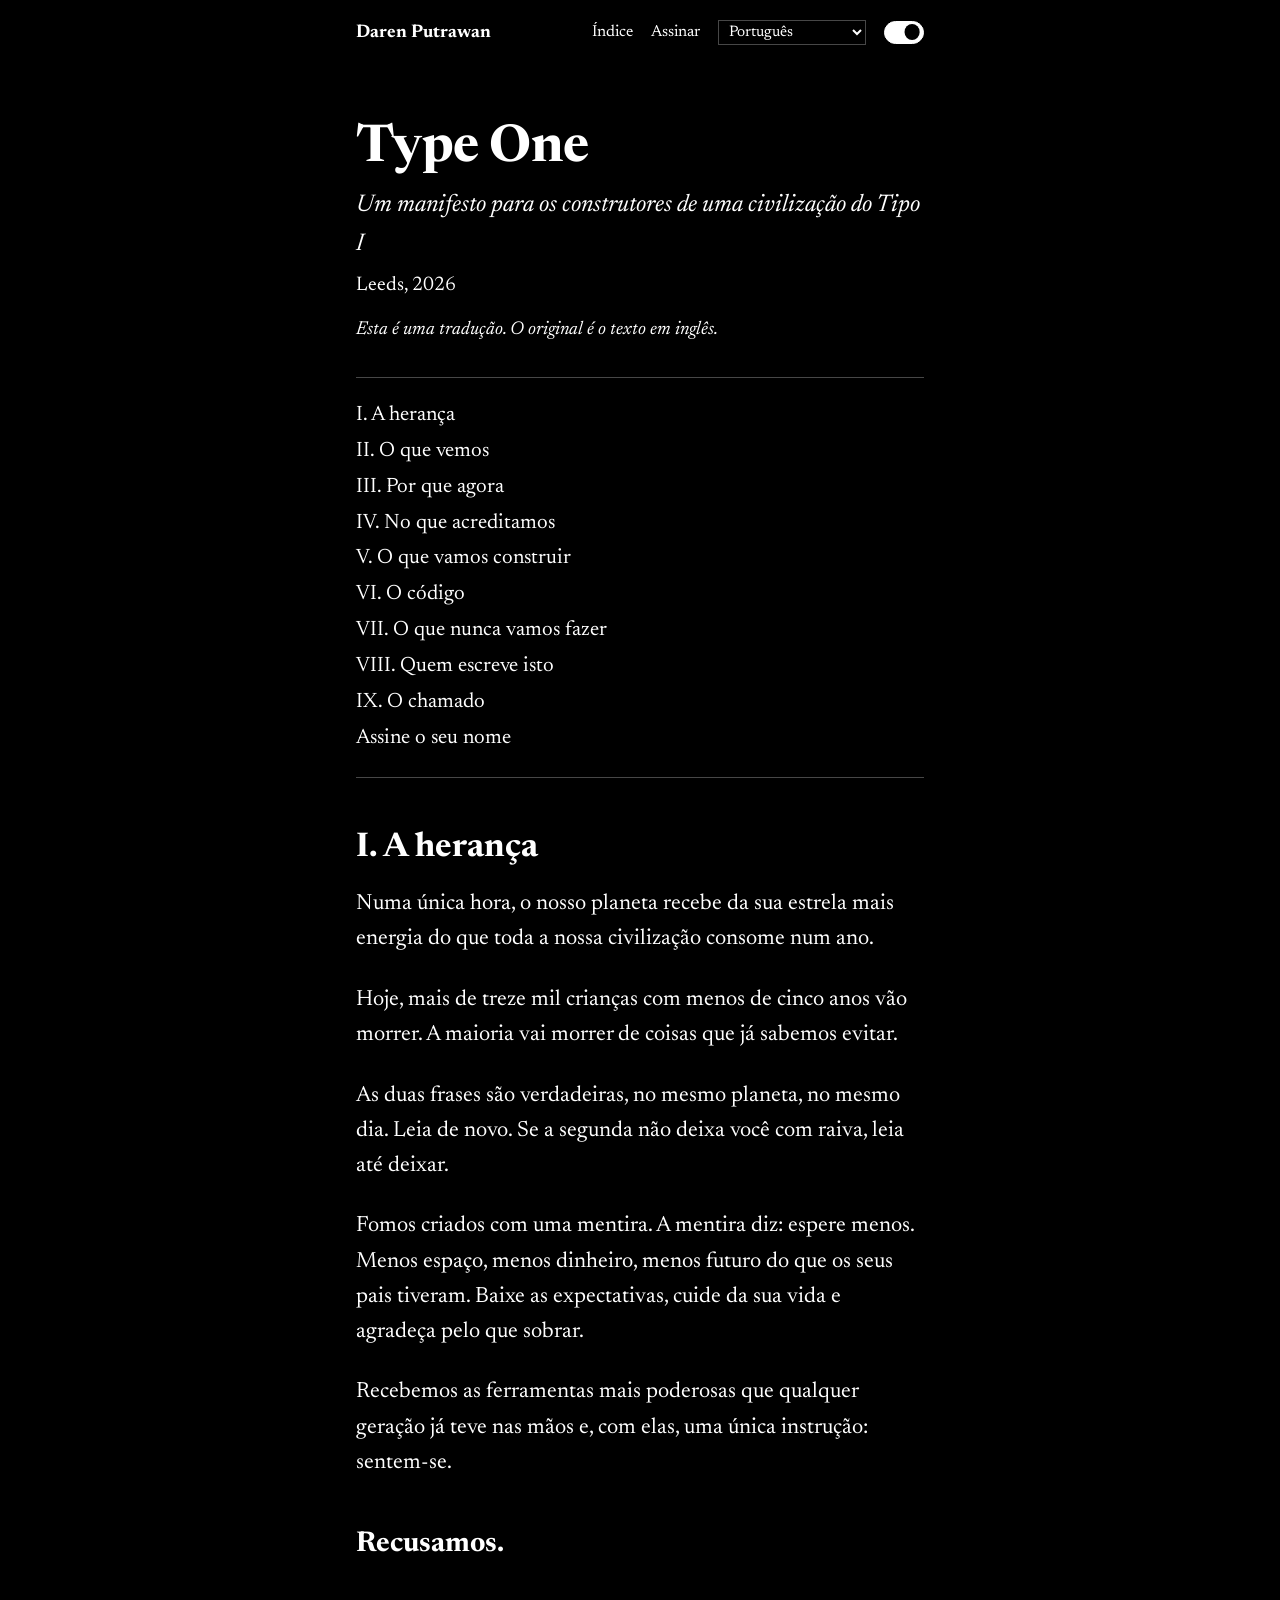
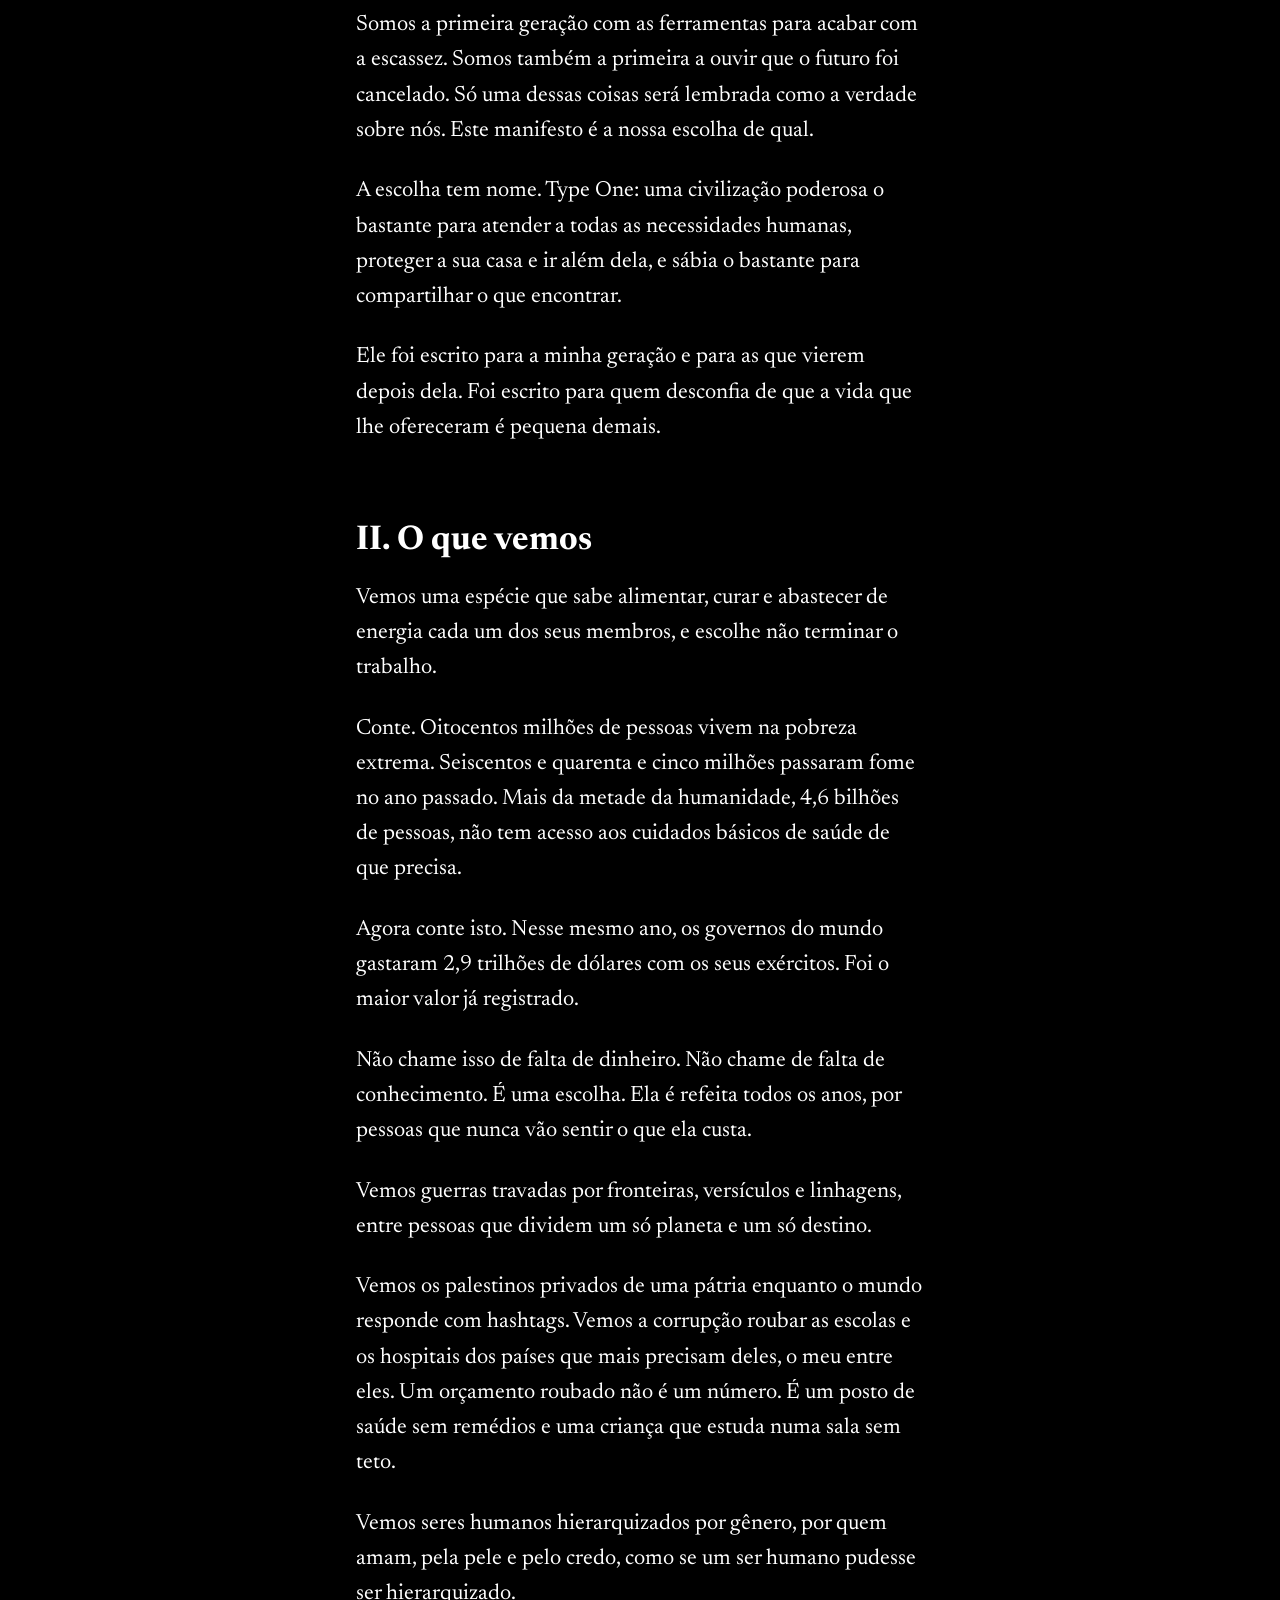
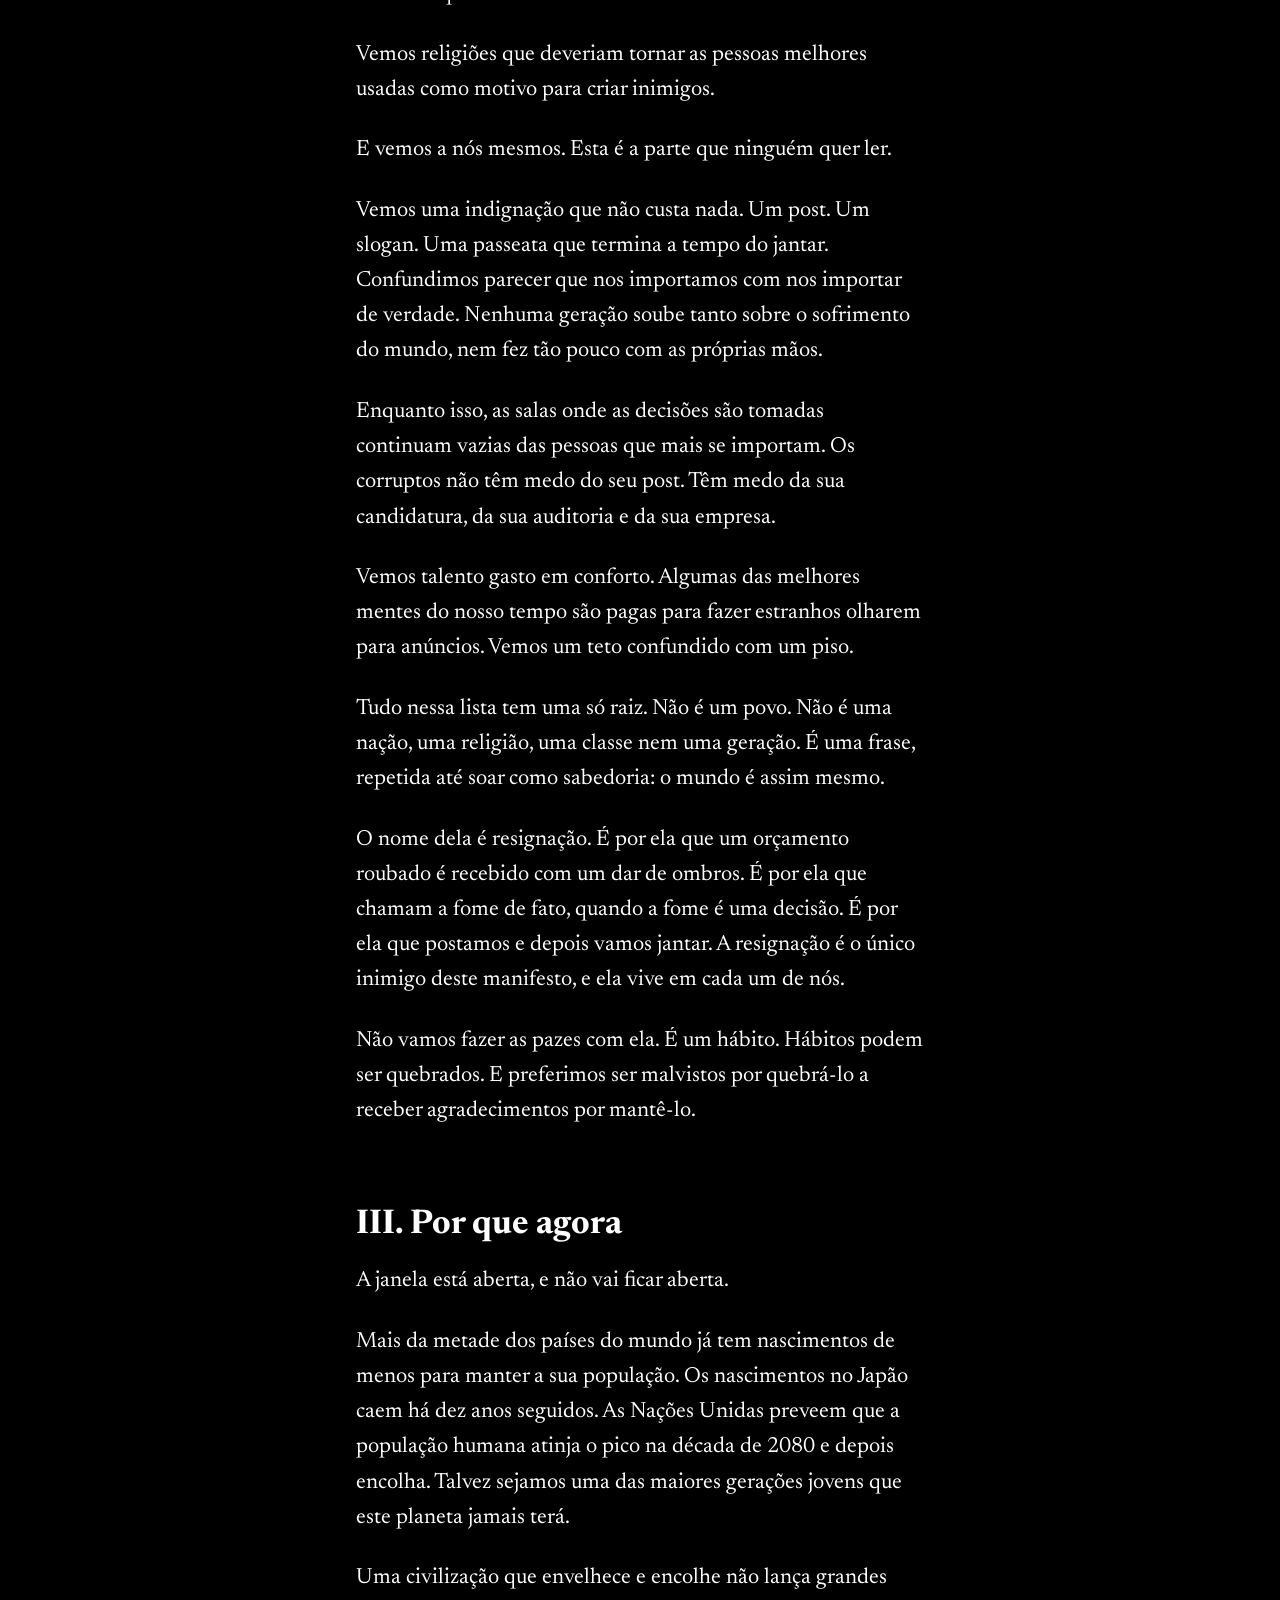
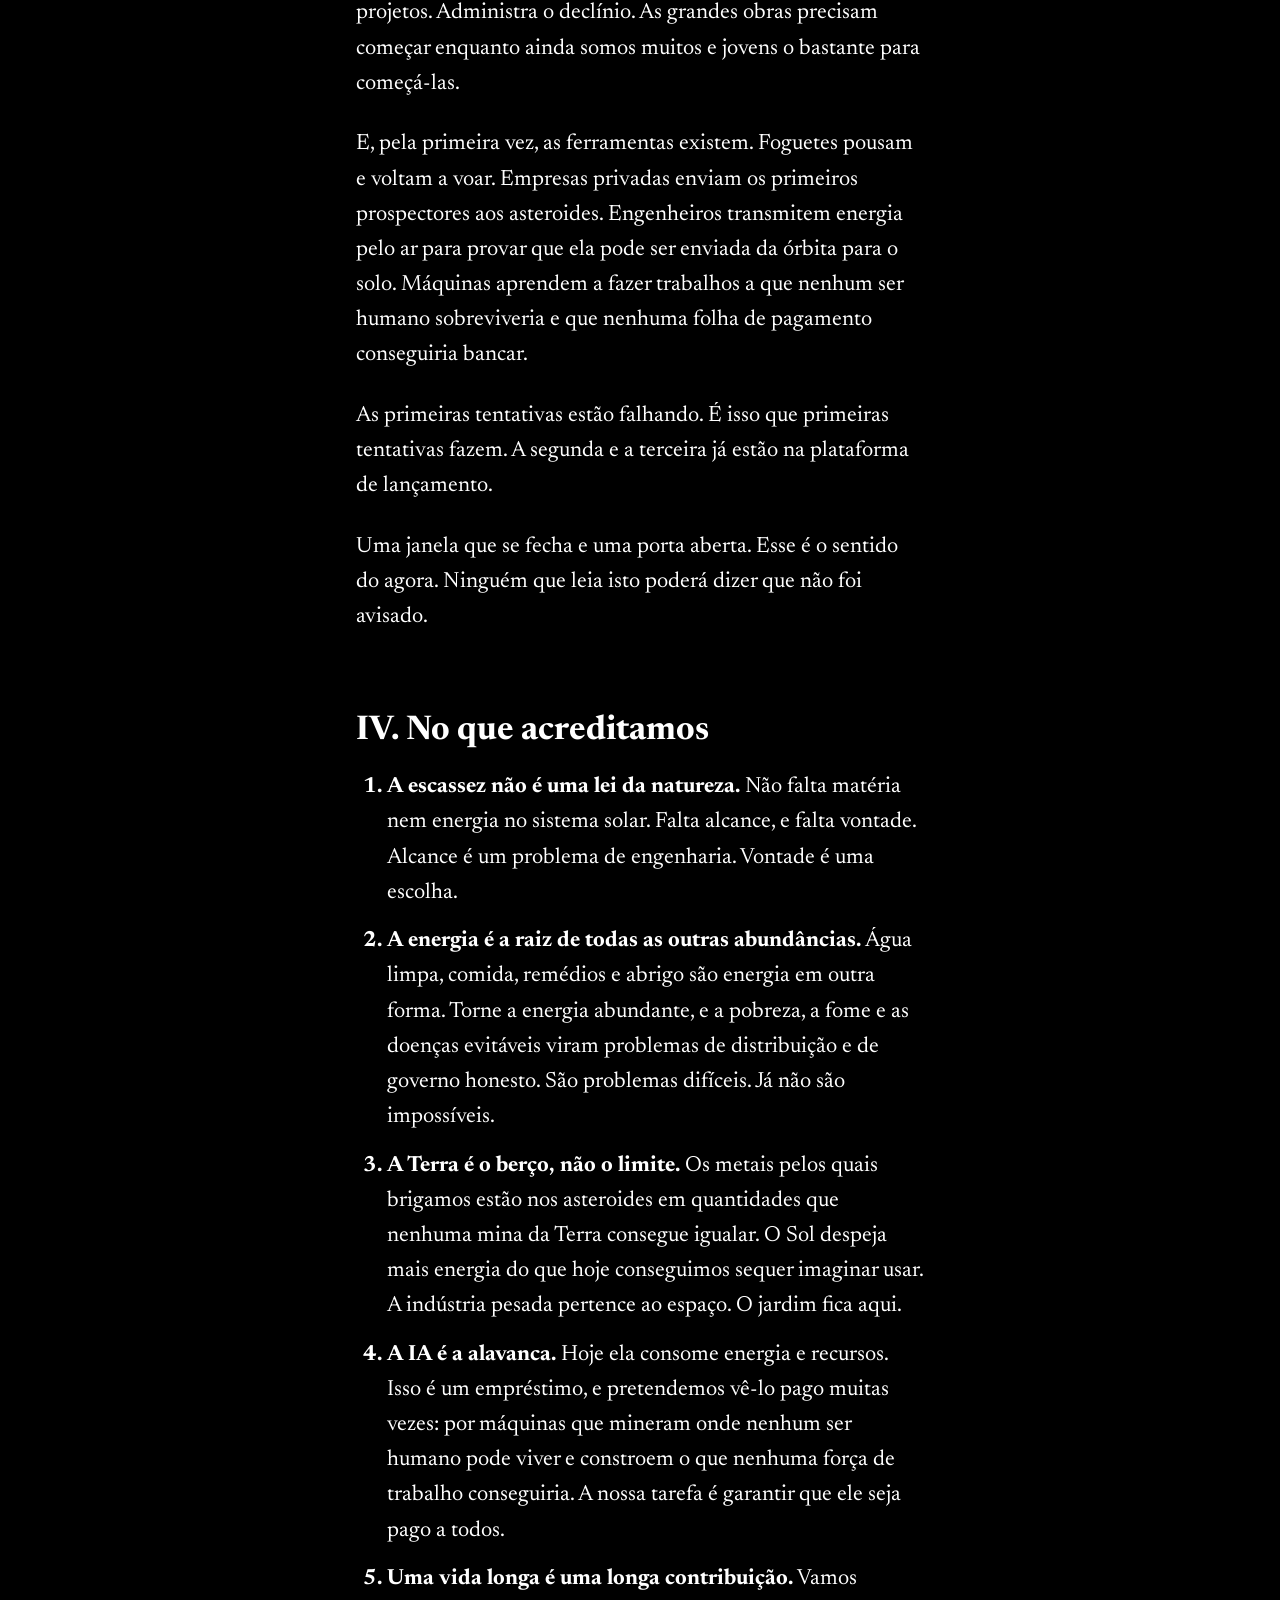
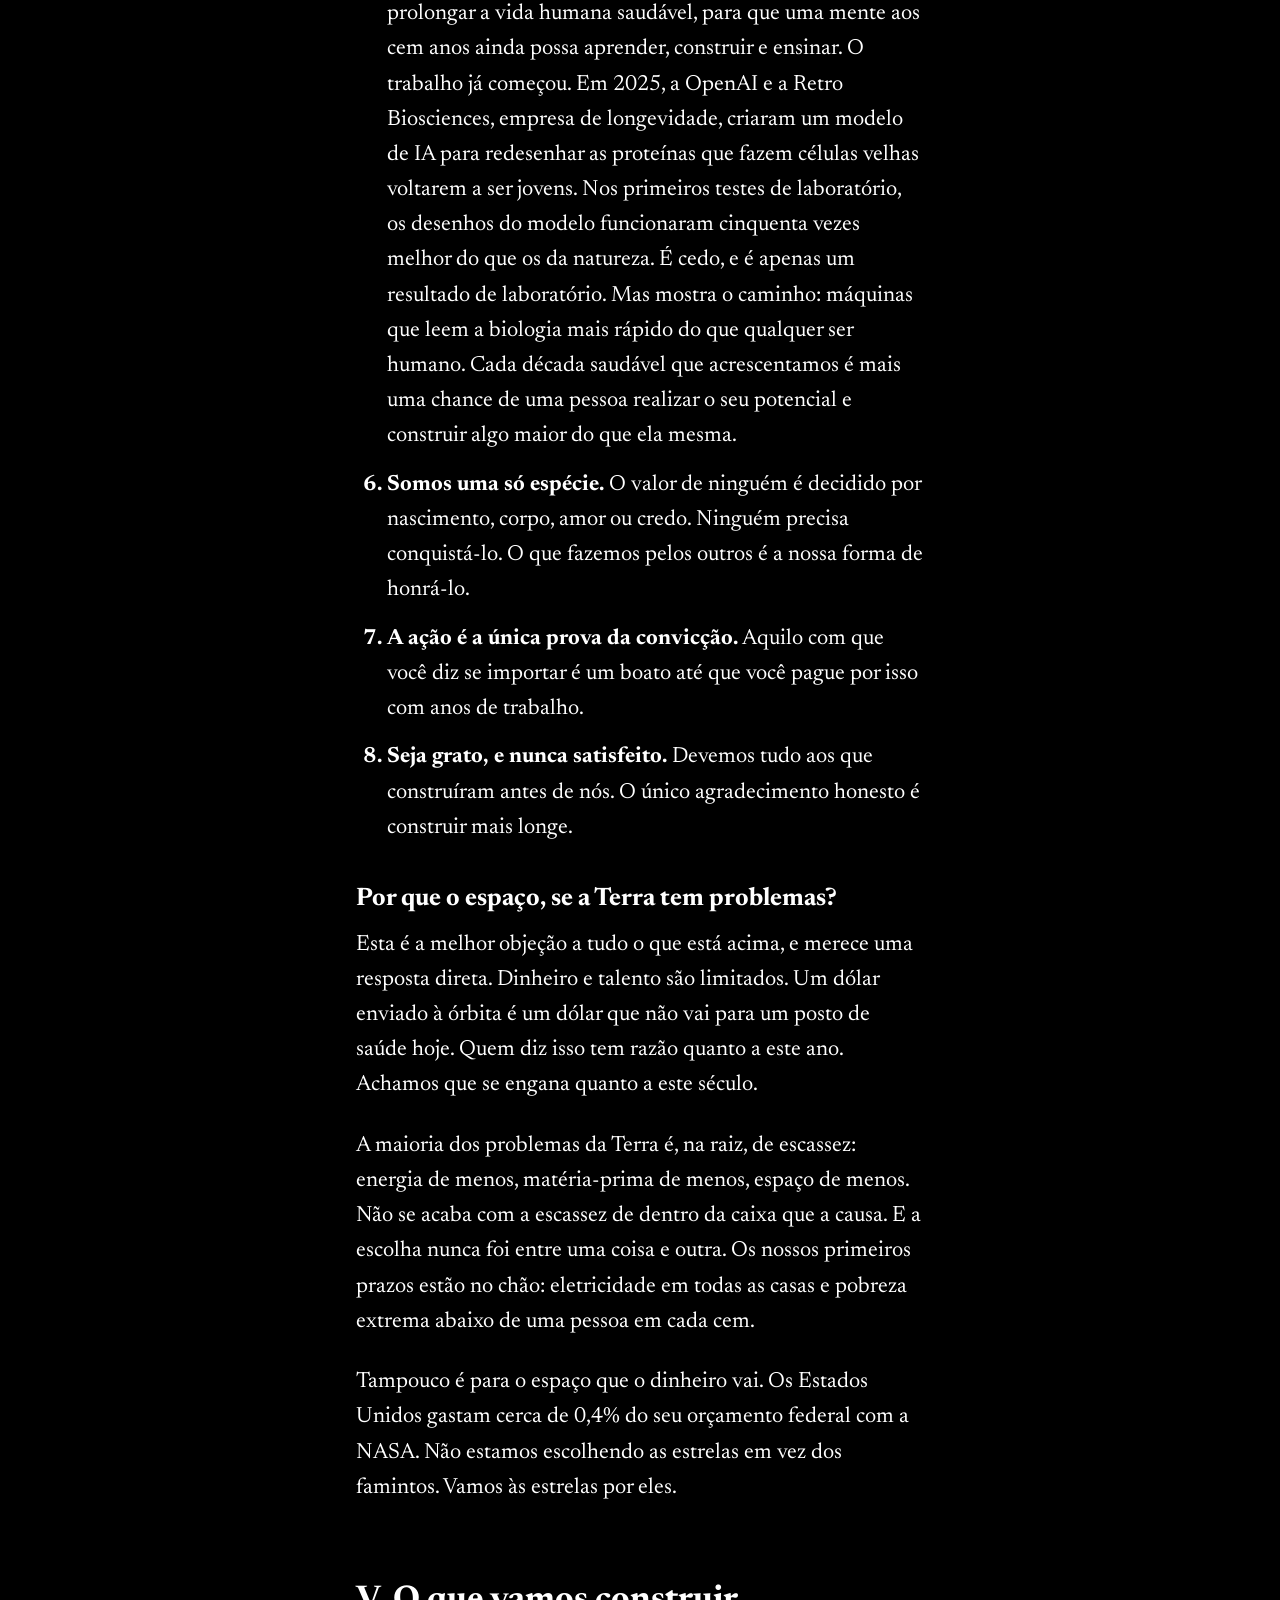
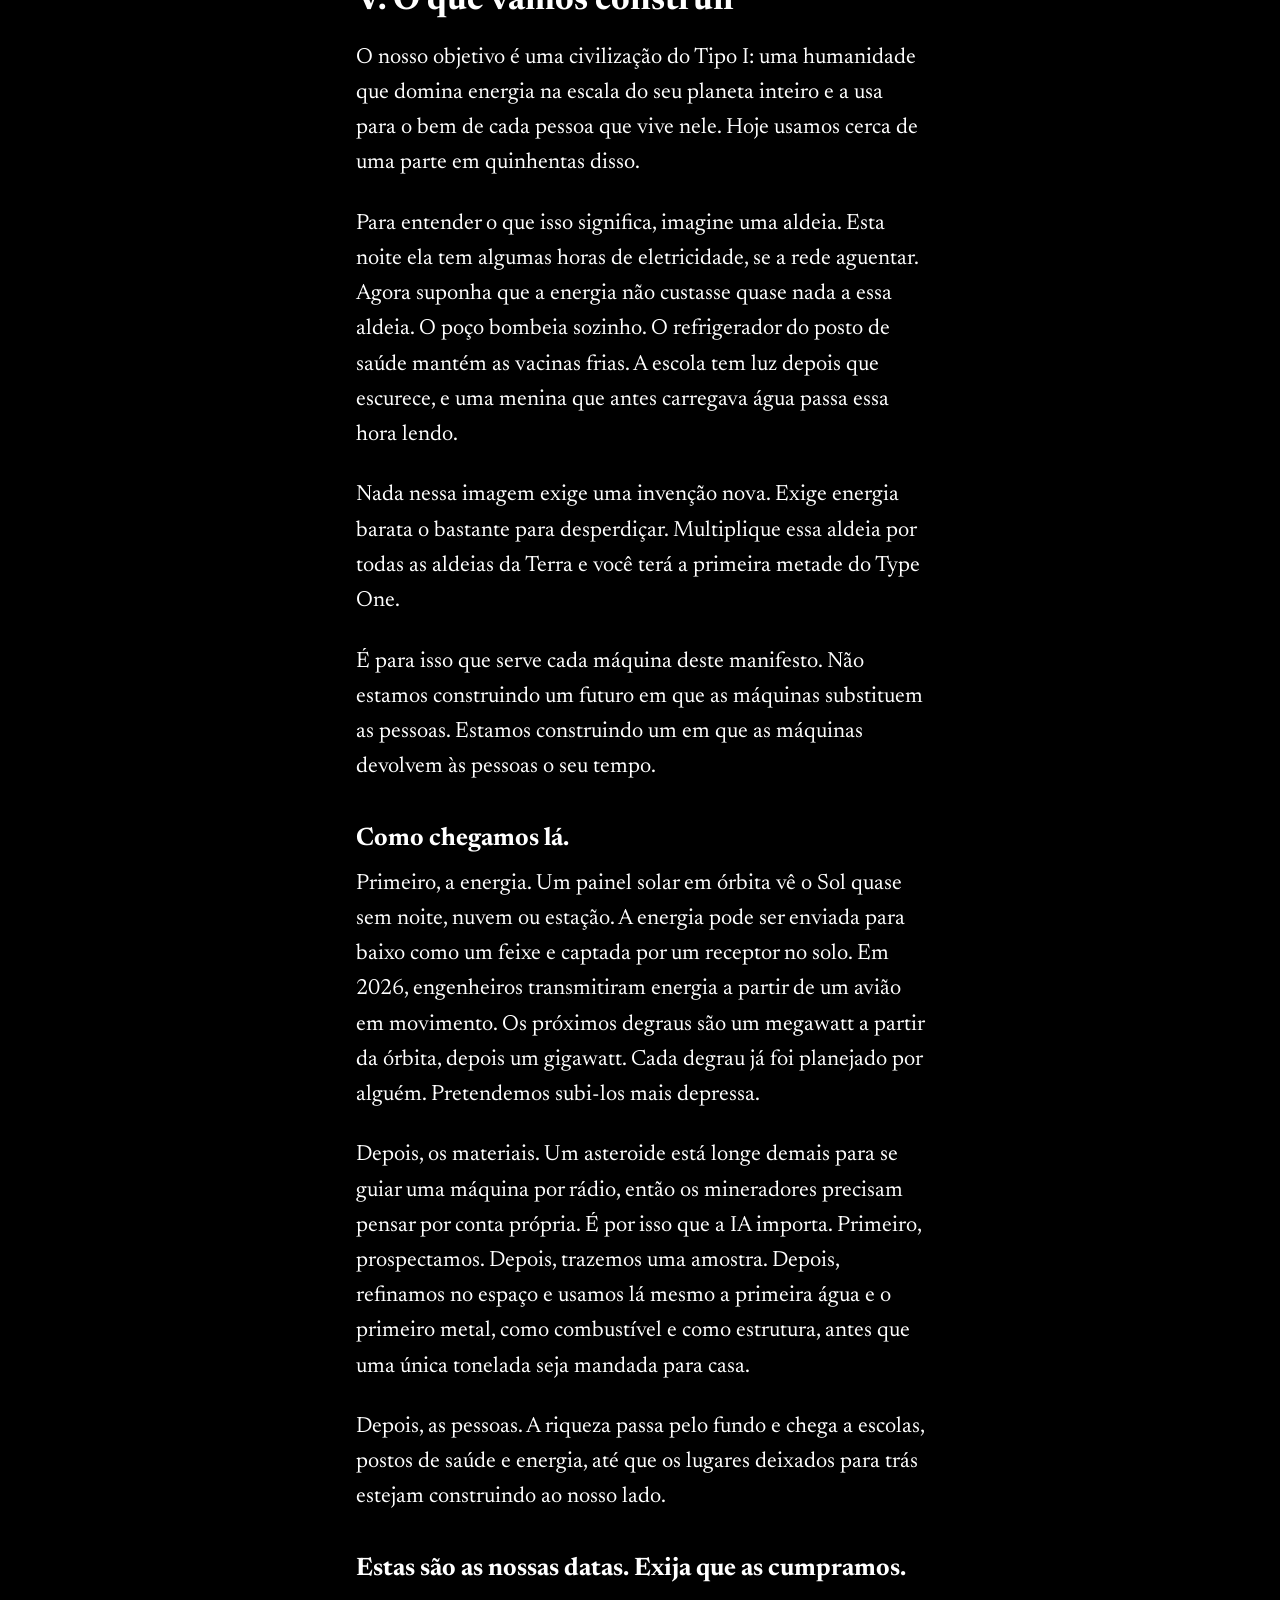
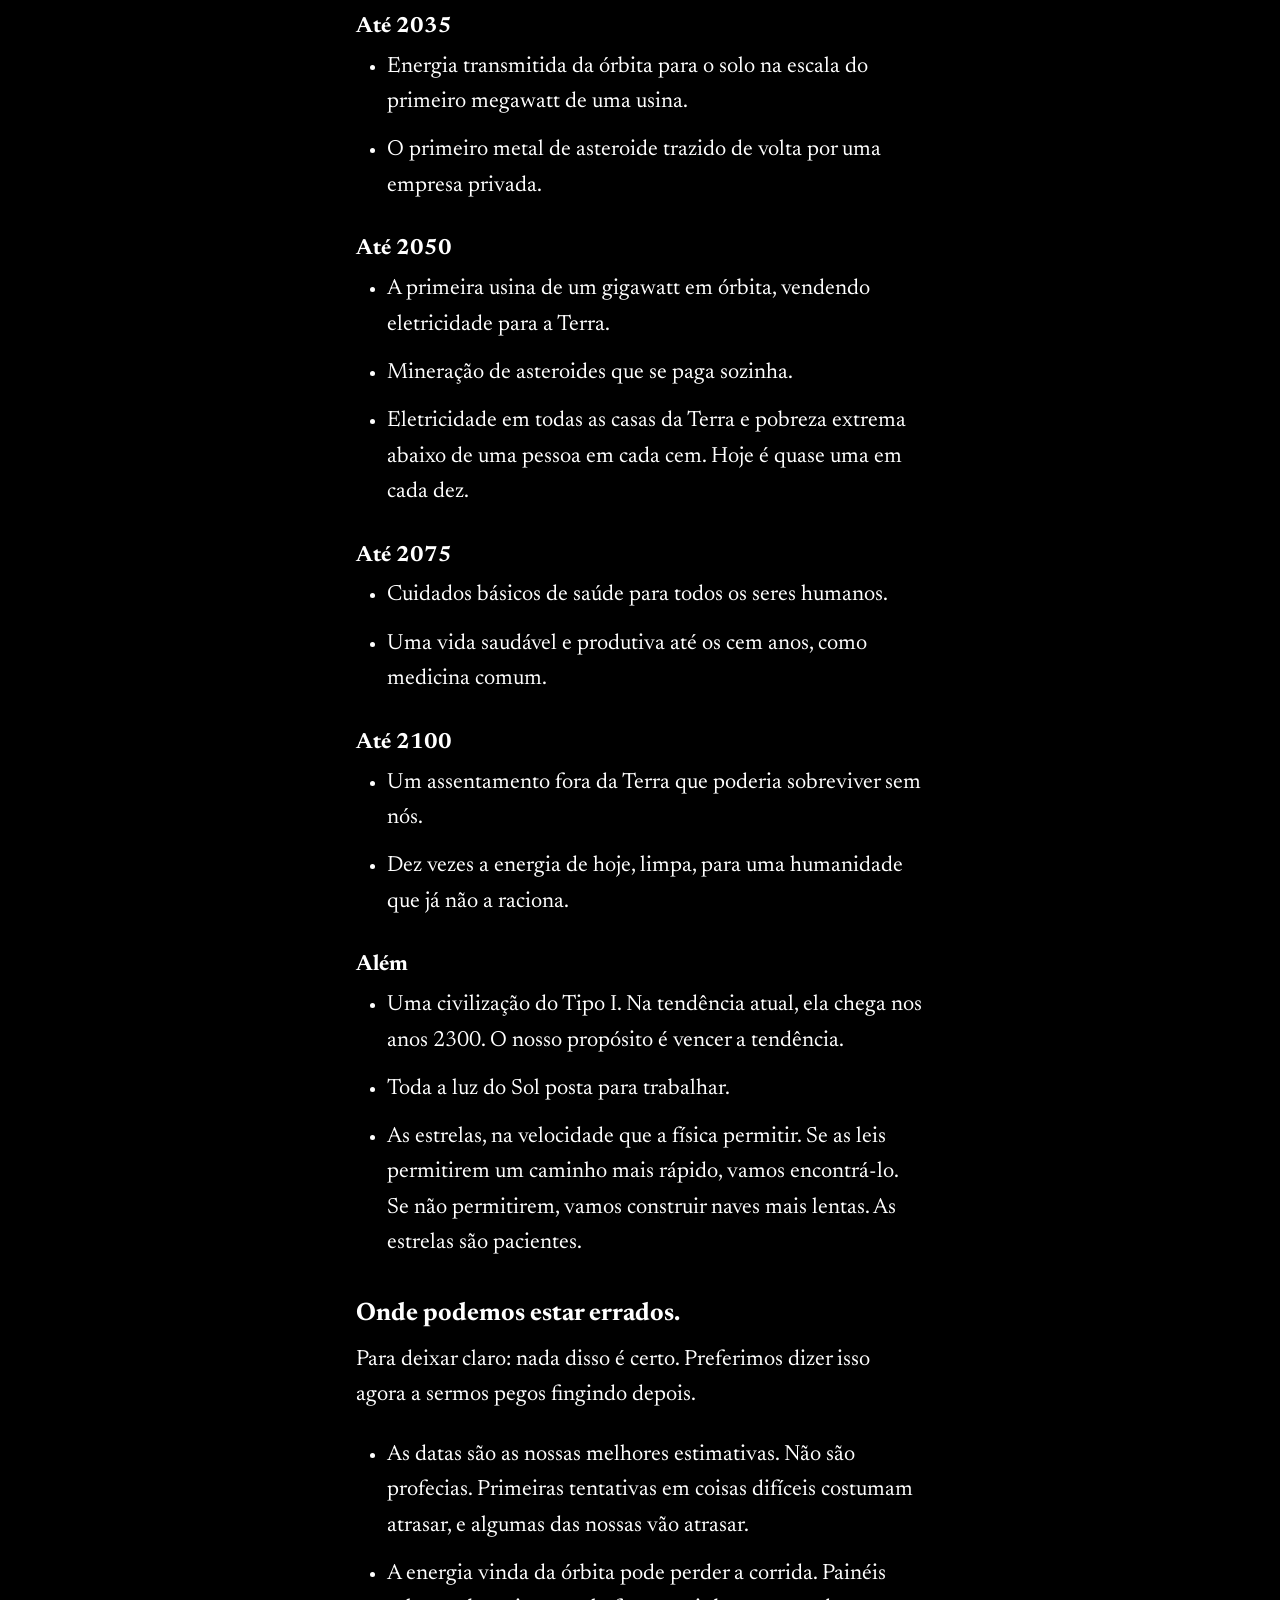
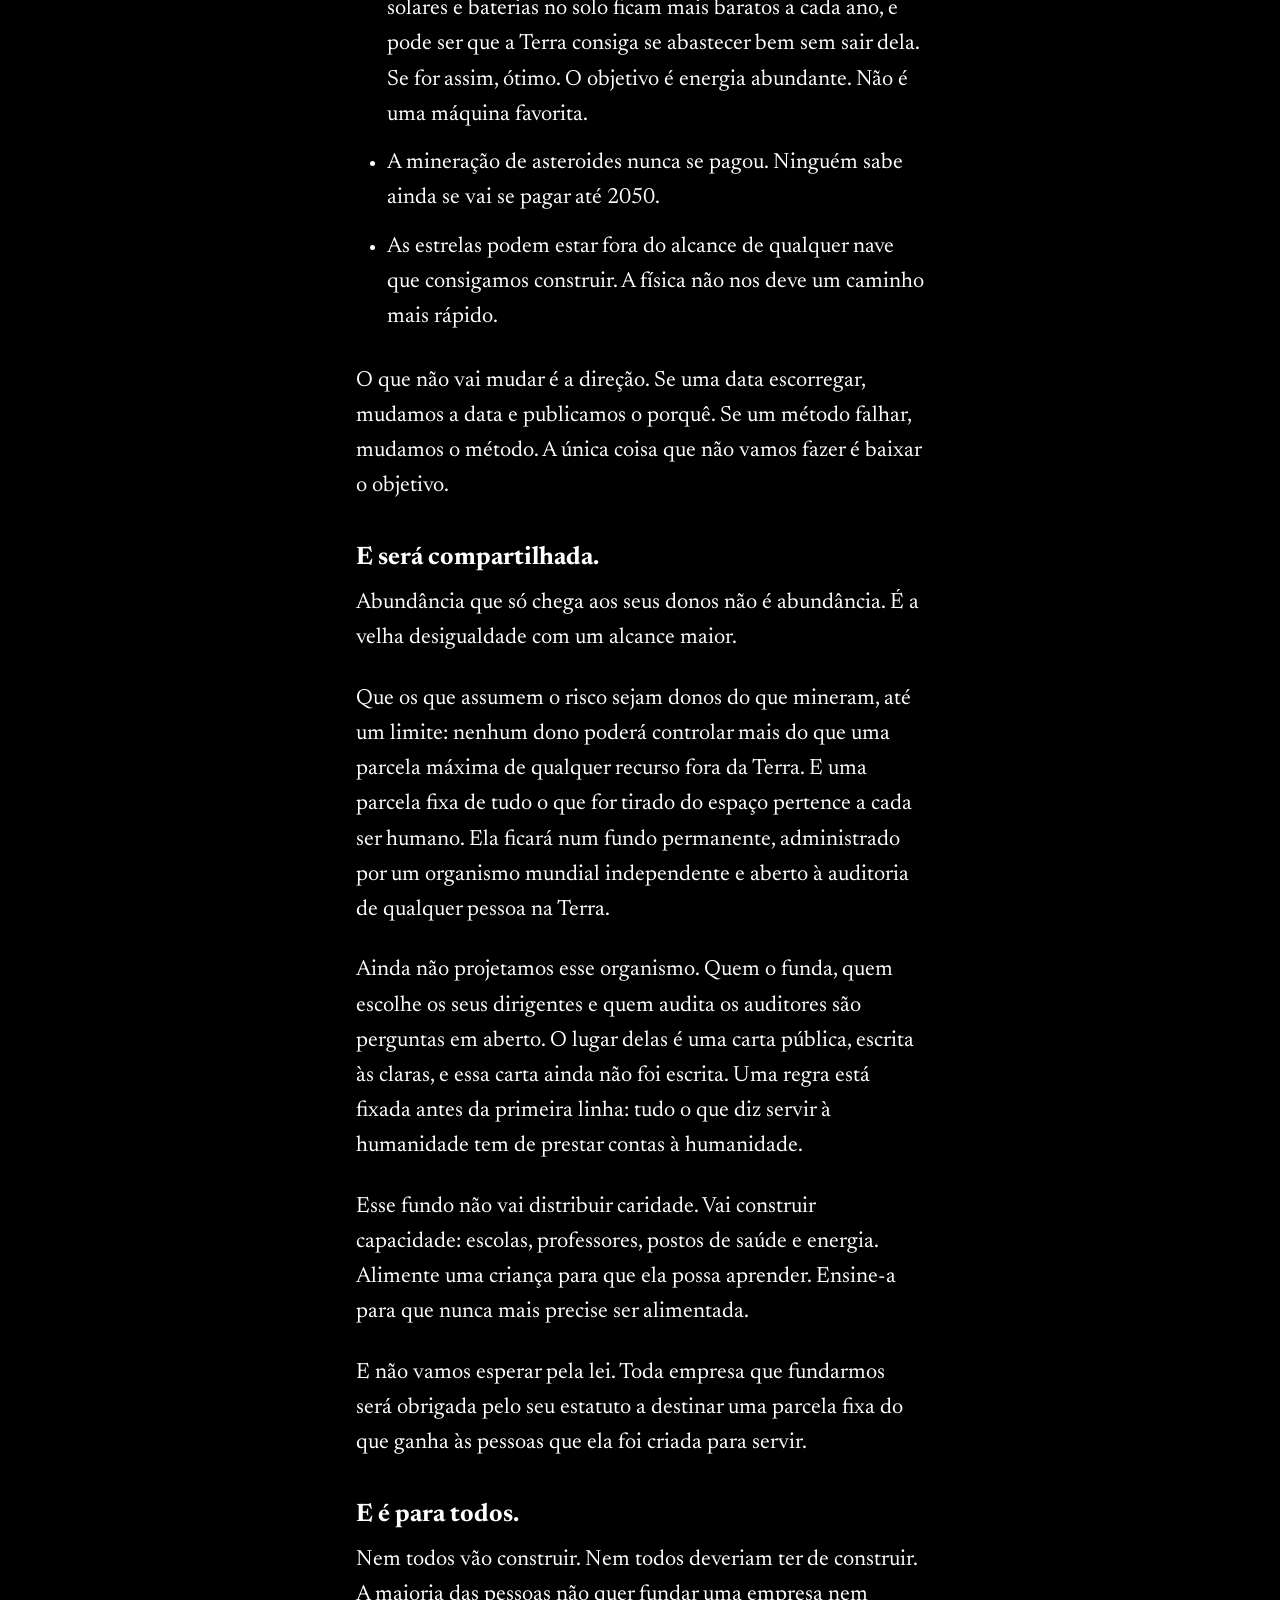
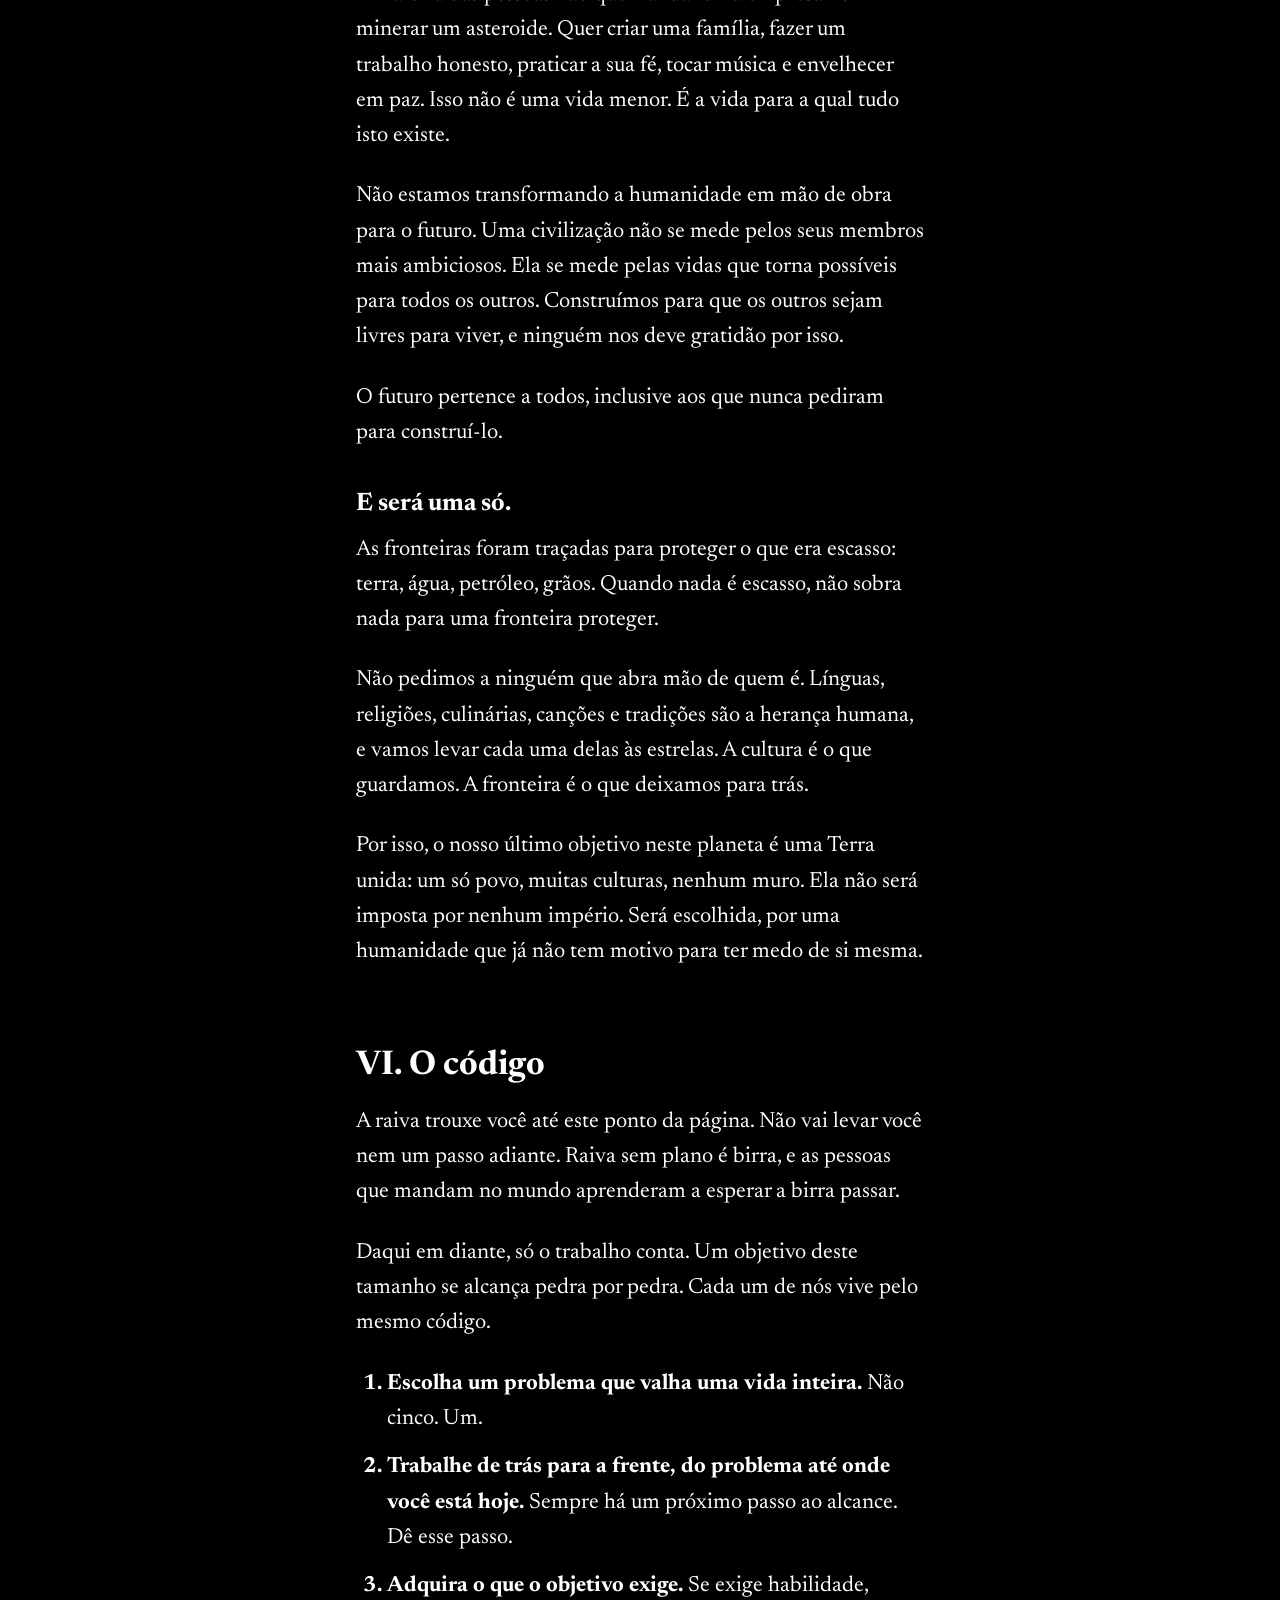
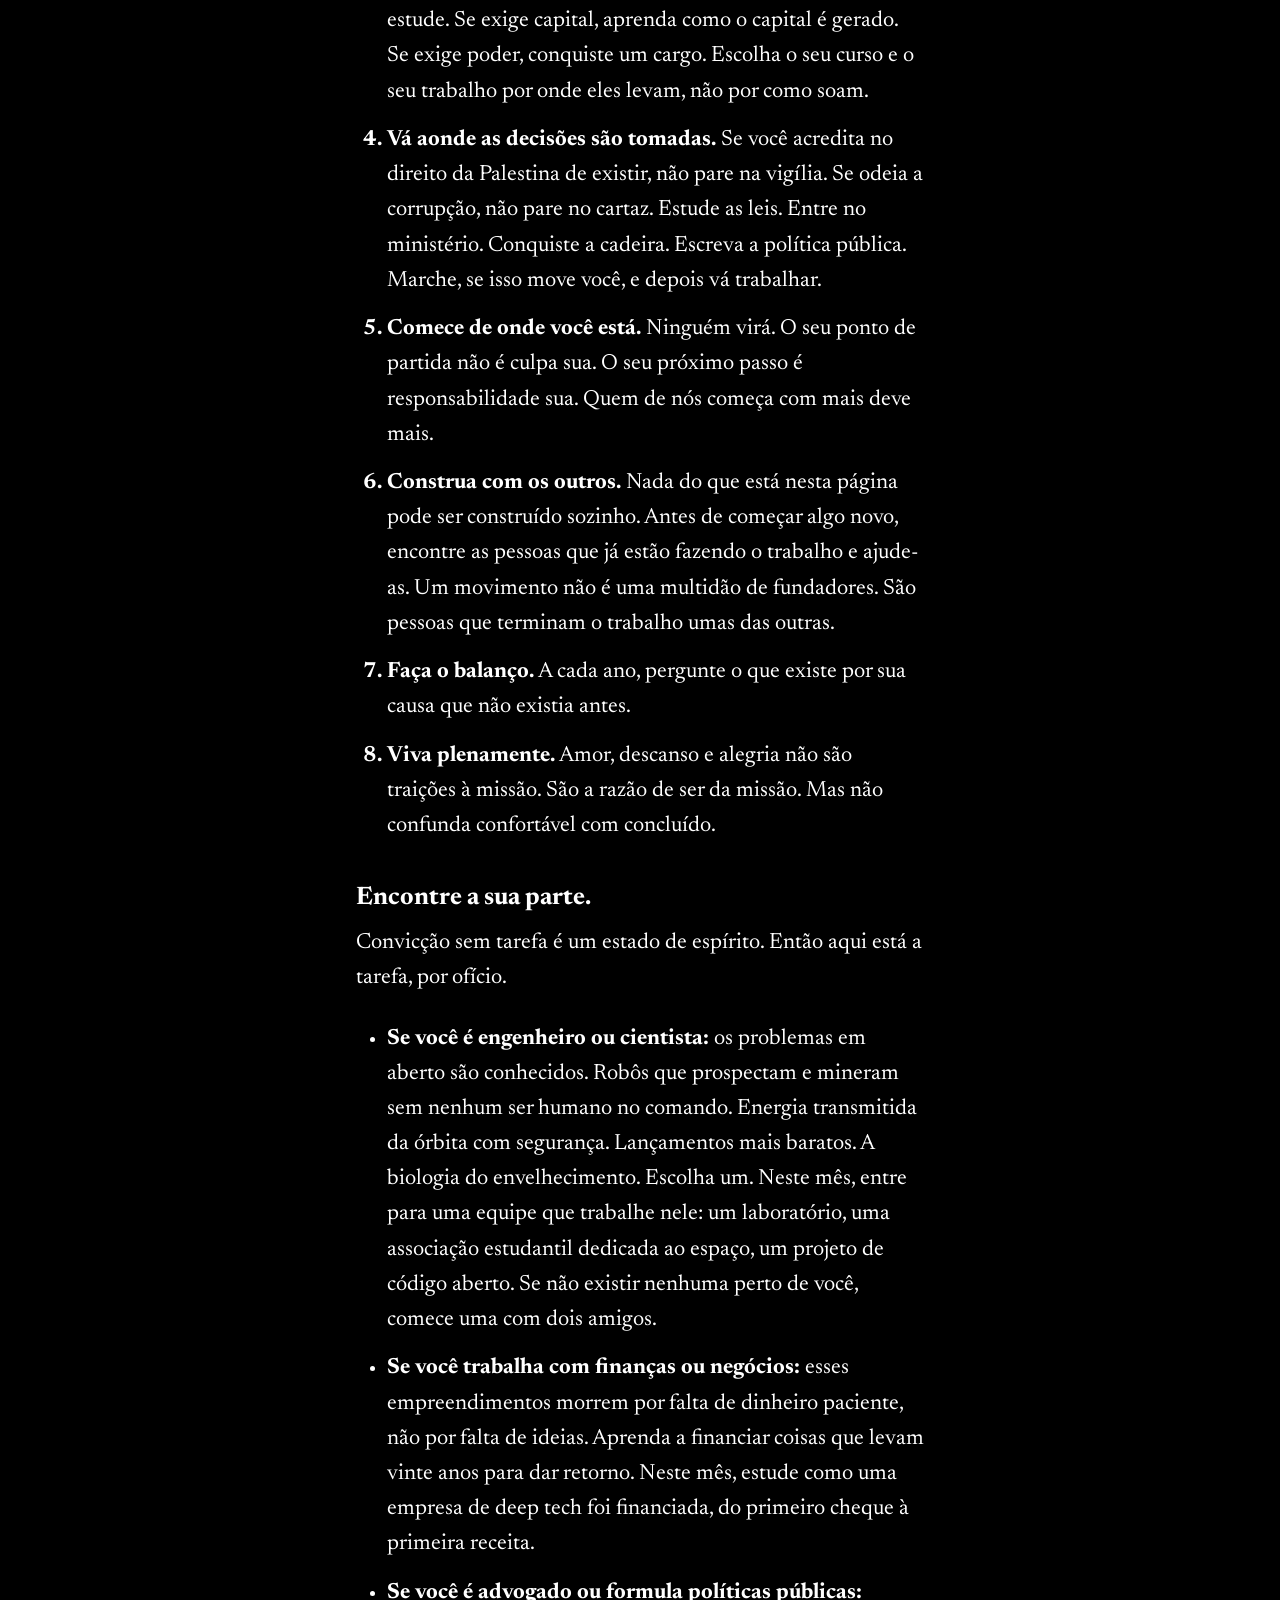
<file: pt/index.html>
<!doctype html>
<html lang="pt" dir="ltr" data-theme="dark">
<head>
<meta charset="utf-8">
<meta name="viewport" content="width=device-width, initial-scale=1">
<title>Type One — Um manifesto para os construtores</title>
<meta name="description" content="Um manifesto para os construtores de uma civilização do Tipo I.">
<meta property="og:title" content="Type One">
<meta property="og:description" content="Recebemos um futuro cancelado. Pretendemos construir um mesmo assim.">
<link rel="alternate" hreflang="en" href="../"><link rel="alternate" hreflang="id" href="../id/"><link rel="alternate" hreflang="es" href="../es/"><link rel="alternate" hreflang="fr" href="../fr/"><link rel="alternate" hreflang="pt" href="../pt/"><link rel="alternate" hreflang="zh" href="../zh/"><link rel="alternate" hreflang="ar" href="../ar/"><link rel="alternate" hreflang="hi" href="../hi/">
<script>try{var t=localStorage.getItem('type-one-theme');if(t)document.documentElement.dataset.theme=t}catch(e){}</script>
<link rel="preconnect" href="https://fonts.googleapis.com">
<link rel="preconnect" href="https://fonts.gstatic.com" crossorigin>
<link href="https://fonts.googleapis.com/css2?family=Newsreader:ital,opsz,wght@0,6..72,400..700;1,6..72,400..700&display=swap" rel="stylesheet">
<link rel="stylesheet" href="../styles.css">

</head>
<body>
<a class="skip" href="#part-1">Ir para o manifesto</a>
<header class="top">
  <a class="site" href="#top">Daren Putrawan</a>
  <div class="top-right">
    <a class="hide-s" href="#contents">Índice</a>
    <a href="#sign">Assinar</a>
    <select id="lang" aria-label="Idioma"><option value="../" lang="en">English</option><option value="../id/" lang="id">Bahasa Indonesia</option><option value="../es/" lang="es">Español</option><option value="../fr/" lang="fr">Français</option><option value="../pt/" selected lang="pt">Português</option><option value="../zh/" lang="zh">中文</option><option value="../ar/" lang="ar">العربية</option><option value="../hi/" lang="hi">हिन्दी</option></select>
    <button id="theme" type="button" role="switch" aria-checked="true" aria-label="Modo escuro"><span></span></button>
  </div>
</header>

<main id="top">
<div class="title">
  <h1>Type One</h1>
  <p class="subtitle">Um manifesto para os construtores de uma civilização do Tipo I</p>
  <p class="byline">Leeds, 2026</p>
  <p class="trnote">Esta é uma tradução. O original é o texto em inglês.</p>
</div>

<nav id="contents" aria-label="Índice">
  <ol><li><a href="#part-1">I. A herança</a></li><li><a href="#part-2">II. O que vemos</a></li><li><a href="#part-3">III. Por que agora</a></li><li><a href="#part-4">IV. No que acreditamos</a></li><li><a href="#part-5">V. O que vamos construir</a></li><li><a href="#part-6">VI. O código</a></li><li><a href="#part-7">VII. O que nunca vamos fazer</a></li><li><a href="#part-8">VIII. Quem escreve isto</a></li><li><a href="#part-9">IX. O chamado</a></li><li><a href="#sign">Assine o seu nome</a></li></ol>
</nav>

<section id="part-1"><h2><span class="num">I.</span> A herança</h2>
<p>Numa única hora, o nosso planeta recebe da sua estrela mais energia do que toda a nossa civilização consome num ano.</p>
<p>Hoje, mais de treze mil crianças com menos de cinco anos vão morrer. A maioria vai morrer de coisas que já sabemos evitar.</p>
<p>As duas frases são verdadeiras, no mesmo planeta, no mesmo dia. Leia de novo. Se a segunda não deixa você com raiva, leia até deixar.</p>
<p>Fomos criados com uma mentira. A mentira diz: espere menos. Menos espaço, menos dinheiro, menos futuro do que os seus pais tiveram. Baixe as expectativas, cuide da sua vida e agradeça pelo que sobrar.</p>
<p>Recebemos as ferramentas mais poderosas que qualquer geração já teve nas mãos e, com elas, uma única instrução: sentem-se.</p>
<p class="shout">Recusamos.</p>
<p>Somos a primeira geração com as ferramentas para acabar com a escassez. Somos também a primeira a ouvir que o futuro foi cancelado. Só uma dessas coisas será lembrada como a verdade sobre nós. Este manifesto é a nossa escolha de qual.</p>
<p>A escolha tem nome. Type One: uma civilização poderosa o bastante para atender a todas as necessidades humanas, proteger a sua casa e ir além dela, e sábia o bastante para compartilhar o que encontrar.</p>
<p>Ele foi escrito para a minha geração e para as que vierem depois dela. Foi escrito para quem desconfia de que a vida que lhe ofereceram é pequena demais.</p>
</section>
<section id="part-2"><h2><span class="num">II.</span> O que vemos</h2>
<p>Vemos uma espécie que sabe alimentar, curar e abastecer de energia cada um dos seus membros, e escolhe não terminar o trabalho.</p>
<p>Conte. Oitocentos milhões de pessoas vivem na pobreza extrema. Seiscentos e quarenta e cinco milhões passaram fome no ano passado. Mais da metade da humanidade, 4,6 bilhões de pessoas, não tem acesso aos cuidados básicos de saúde de que precisa.</p>
<p>Agora conte isto. Nesse mesmo ano, os governos do mundo gastaram 2,9 trilhões de dólares com os seus exércitos. Foi o maior valor já registrado.</p>
<p>Não chame isso de falta de dinheiro. Não chame de falta de conhecimento. É uma escolha. Ela é refeita todos os anos, por pessoas que nunca vão sentir o que ela custa.</p>
<p>Vemos guerras travadas por fronteiras, versículos e linhagens, entre pessoas que dividem um só planeta e um só destino.</p>
<p>Vemos os palestinos privados de uma pátria enquanto o mundo responde com hashtags. Vemos a corrupção roubar as escolas e os hospitais dos países que mais precisam deles, o meu entre eles. Um orçamento roubado não é um número. É um posto de saúde sem remédios e uma criança que estuda numa sala sem teto.</p>
<p>Vemos seres humanos hierarquizados por gênero, por quem amam, pela pele e pelo credo, como se um ser humano pudesse ser hierarquizado.</p>
<p>Vemos religiões que deveriam tornar as pessoas melhores usadas como motivo para criar inimigos.</p>
<p>E vemos a nós mesmos. Esta é a parte que ninguém quer ler.</p>
<p>Vemos uma indignação que não custa nada. Um post. Um slogan. Uma passeata que termina a tempo do jantar. Confundimos parecer que nos importamos com nos importar de verdade. Nenhuma geração soube tanto sobre o sofrimento do mundo, nem fez tão pouco com as próprias mãos.</p>
<p>Enquanto isso, as salas onde as decisões são tomadas continuam vazias das pessoas que mais se importam. Os corruptos não têm medo do seu post. Têm medo da sua candidatura, da sua auditoria e da sua empresa.</p>
<p>Vemos talento gasto em conforto. Algumas das melhores mentes do nosso tempo são pagas para fazer estranhos olharem para anúncios. Vemos um teto confundido com um piso.</p>
<p>Tudo nessa lista tem uma só raiz. Não é um povo. Não é uma nação, uma religião, uma classe nem uma geração. É uma frase, repetida até soar como sabedoria: o mundo é assim mesmo.</p>
<p>O nome dela é resignação. É por ela que um orçamento roubado é recebido com um dar de ombros. É por ela que chamam a fome de fato, quando a fome é uma decisão. É por ela que postamos e depois vamos jantar. A resignação é o único inimigo deste manifesto, e ela vive em cada um de nós.</p>
<p>Não vamos fazer as pazes com ela. É um hábito. Hábitos podem ser quebrados. E preferimos ser malvistos por quebrá-lo a receber agradecimentos por mantê-lo.</p>
</section>
<section id="part-3"><h2><span class="num">III.</span> Por que agora</h2>
<p>A janela está aberta, e não vai ficar aberta.</p>
<p>Mais da metade dos países do mundo já tem nascimentos de menos para manter a sua população. Os nascimentos no Japão caem há dez anos seguidos. As Nações Unidas preveem que a população humana atinja o pico na década de 2080 e depois encolha. Talvez sejamos uma das maiores gerações jovens que este planeta jamais terá.</p>
<p>Uma civilização que envelhece e encolhe não lança grandes projetos. Administra o declínio. As grandes obras precisam começar enquanto ainda somos muitos e jovens o bastante para começá-las.</p>
<p>E, pela primeira vez, as ferramentas existem. Foguetes pousam e voltam a voar. Empresas privadas enviam os primeiros prospectores aos asteroides. Engenheiros transmitem energia pelo ar para provar que ela pode ser enviada da órbita para o solo. Máquinas aprendem a fazer trabalhos a que nenhum ser humano sobreviveria e que nenhuma folha de pagamento conseguiria bancar.</p>
<p>As primeiras tentativas estão falhando. É isso que primeiras tentativas fazem. A segunda e a terceira já estão na plataforma de lançamento.</p>
<p>Uma janela que se fecha e uma porta aberta. Esse é o sentido do agora. Ninguém que leia isto poderá dizer que não foi avisado.</p>
</section>
<section id="part-4"><h2><span class="num">IV.</span> No que acreditamos</h2>
<ol><li><strong>A escassez não é uma lei da natureza.</strong> Não falta matéria nem energia no sistema solar. Falta alcance, e falta vontade. Alcance é um problema de engenharia. Vontade é uma escolha.</li><li><strong>A energia é a raiz de todas as outras abundâncias.</strong> Água limpa, comida, remédios e abrigo são energia em outra forma. Torne a energia abundante, e a pobreza, a fome e as doenças evitáveis viram problemas de distribuição e de governo honesto. São problemas difíceis. Já não são impossíveis.</li><li><strong>A Terra é o berço, não o limite.</strong> Os metais pelos quais brigamos estão nos asteroides em quantidades que nenhuma mina da Terra consegue igualar. O Sol despeja mais energia do que hoje conseguimos sequer imaginar usar. A indústria pesada pertence ao espaço. O jardim fica aqui.</li><li><strong>A IA é a alavanca.</strong> Hoje ela consome energia e recursos. Isso é um empréstimo, e pretendemos vê-lo pago muitas vezes: por máquinas que mineram onde nenhum ser humano pode viver e constroem o que nenhuma força de trabalho conseguiria. A nossa tarefa é garantir que ele seja pago a todos.</li><li><strong>Uma vida longa é uma longa contribuição.</strong> Vamos prolongar a vida humana saudável, para que uma mente aos cem anos ainda possa aprender, construir e ensinar. O trabalho já começou. Em 2025, a OpenAI e a Retro Biosciences, empresa de longevidade, criaram um modelo de IA para redesenhar as proteínas que fazem células velhas voltarem a ser jovens. Nos primeiros testes de laboratório, os desenhos do modelo funcionaram cinquenta vezes melhor do que os da natureza. É cedo, e é apenas um resultado de laboratório. Mas mostra o caminho: máquinas que leem a biologia mais rápido do que qualquer ser humano. Cada década saudável que acrescentamos é mais uma chance de uma pessoa realizar o seu potencial e construir algo maior do que ela mesma.</li><li><strong>Somos uma só espécie.</strong> O valor de ninguém é decidido por nascimento, corpo, amor ou credo. Ninguém precisa conquistá-lo. O que fazemos pelos outros é a nossa forma de honrá-lo.</li><li><strong>A ação é a única prova da convicção.</strong> Aquilo com que você diz se importar é um boato até que você pague por isso com anos de trabalho.</li><li><strong>Seja grato, e nunca satisfeito.</strong> Devemos tudo aos que construíram antes de nós. O único agradecimento honesto é construir mais longe.</li></ol>
<h3><strong>Por que o espaço, se a Terra tem problemas?</strong></h3>
<p>Esta é a melhor objeção a tudo o que está acima, e merece uma resposta direta. Dinheiro e talento são limitados. Um dólar enviado à órbita é um dólar que não vai para um posto de saúde hoje. Quem diz isso tem razão quanto a este ano. Achamos que se engana quanto a este século.</p>
<p>A maioria dos problemas da Terra é, na raiz, de escassez: energia de menos, matéria-prima de menos, espaço de menos. Não se acaba com a escassez de dentro da caixa que a causa. E a escolha nunca foi entre uma coisa e outra. Os nossos primeiros prazos estão no chão: eletricidade em todas as casas e pobreza extrema abaixo de uma pessoa em cada cem.</p>
<p>Tampouco é para o espaço que o dinheiro vai. Os Estados Unidos gastam cerca de 0,4% do seu orçamento federal com a NASA. Não estamos escolhendo as estrelas em vez dos famintos. Vamos às estrelas por eles.</p>
</section>
<section id="part-5"><h2><span class="num">V.</span> O que vamos construir</h2>
<p>O nosso objetivo é uma civilização do Tipo I: uma humanidade que domina energia na escala do seu planeta inteiro e a usa para o bem de cada pessoa que vive nele. Hoje usamos cerca de uma parte em quinhentas disso.</p>
<p>Para entender o que isso significa, imagine uma aldeia. Esta noite ela tem algumas horas de eletricidade, se a rede aguentar. Agora suponha que a energia não custasse quase nada a essa aldeia. O poço bombeia sozinho. O refrigerador do posto de saúde mantém as vacinas frias. A escola tem luz depois que escurece, e uma menina que antes carregava água passa essa hora lendo.</p>
<p>Nada nessa imagem exige uma invenção nova. Exige energia barata o bastante para desperdiçar. Multiplique essa aldeia por todas as aldeias da Terra e você terá a primeira metade do Type One.</p>
<p>É para isso que serve cada máquina deste manifesto. Não estamos construindo um futuro em que as máquinas substituem as pessoas. Estamos construindo um em que as máquinas devolvem às pessoas o seu tempo.</p>
<h3><strong>Como chegamos lá.</strong></h3>
<p>Primeiro, a energia. Um painel solar em órbita vê o Sol quase sem noite, nuvem ou estação. A energia pode ser enviada para baixo como um feixe e captada por um receptor no solo. Em 2026, engenheiros transmitiram energia a partir de um avião em movimento. Os próximos degraus são um megawatt a partir da órbita, depois um gigawatt. Cada degrau já foi planejado por alguém. Pretendemos subi-los mais depressa.</p>
<p>Depois, os materiais. Um asteroide está longe demais para se guiar uma máquina por rádio, então os mineradores precisam pensar por conta própria. É por isso que a IA importa. Primeiro, prospectamos. Depois, trazemos uma amostra. Depois, refinamos no espaço e usamos lá mesmo a primeira água e o primeiro metal, como combustível e como estrutura, antes que uma única tonelada seja mandada para casa.</p>
<p>Depois, as pessoas. A riqueza passa pelo fundo e chega a escolas, postos de saúde e energia, até que os lugares deixados para trás estejam construindo ao nosso lado.</p>
<h3>Estas são as nossas datas. Exija que as cumpramos.</h3>
<h4>Até 2035</h4>
<ul><li>Energia transmitida da órbita para o solo na escala do primeiro megawatt de uma usina.</li><li>O primeiro metal de asteroide trazido de volta por uma empresa privada.</li></ul>
<h4>Até 2050</h4>
<ul><li>A primeira usina de um gigawatt em órbita, vendendo eletricidade para a Terra.</li><li>Mineração de asteroides que se paga sozinha.</li><li>Eletricidade em todas as casas da Terra e pobreza extrema abaixo de uma pessoa em cada cem. Hoje é quase uma em cada dez.</li></ul>
<h4>Até 2075</h4>
<ul><li>Cuidados básicos de saúde para todos os seres humanos.</li><li>Uma vida saudável e produtiva até os cem anos, como medicina comum.</li></ul>
<h4>Até 2100</h4>
<ul><li>Um assentamento fora da Terra que poderia sobreviver sem nós.</li><li>Dez vezes a energia de hoje, limpa, para uma humanidade que já não a raciona.</li></ul>
<h4>Além</h4>
<ul><li>Uma civilização do Tipo I. Na tendência atual, ela chega nos anos 2300. O nosso propósito é vencer a tendência.</li><li>Toda a luz do Sol posta para trabalhar.</li><li>As estrelas, na velocidade que a física permitir. Se as leis permitirem um caminho mais rápido, vamos encontrá-lo. Se não permitirem, vamos construir naves mais lentas. As estrelas são pacientes.</li></ul>
<h3><strong>Onde podemos estar errados.</strong></h3>
<p>Para deixar claro: nada disso é certo. Preferimos dizer isso agora a sermos pegos fingindo depois.</p>
<ul><li>As datas são as nossas melhores estimativas. Não são profecias. Primeiras tentativas em coisas difíceis costumam atrasar, e algumas das nossas vão atrasar.</li><li>A energia vinda da órbita pode perder a corrida. Painéis solares e baterias no solo ficam mais baratos a cada ano, e pode ser que a Terra consiga se abastecer bem sem sair dela. Se for assim, ótimo. O objetivo é energia abundante. Não é uma máquina favorita.</li><li>A mineração de asteroides nunca se pagou. Ninguém sabe ainda se vai se pagar até 2050.</li><li>As estrelas podem estar fora do alcance de qualquer nave que consigamos construir. A física não nos deve um caminho mais rápido.</li></ul>
<p>O que não vai mudar é a direção. Se uma data escorregar, mudamos a data e publicamos o porquê. Se um método falhar, mudamos o método. A única coisa que não vamos fazer é baixar o objetivo.</p>
<h3><strong>E será compartilhada.</strong></h3>
<p>Abundância que só chega aos seus donos não é abundância. É a velha desigualdade com um alcance maior.</p>
<p>Que os que assumem o risco sejam donos do que mineram, até um limite: nenhum dono poderá controlar mais do que uma parcela máxima de qualquer recurso fora da Terra. E uma parcela fixa de tudo o que for tirado do espaço pertence a cada ser humano. Ela ficará num fundo permanente, administrado por um organismo mundial independente e aberto à auditoria de qualquer pessoa na Terra.</p>
<p>Ainda não projetamos esse organismo. Quem o funda, quem escolhe os seus dirigentes e quem audita os auditores são perguntas em aberto. O lugar delas é uma carta pública, escrita às claras, e essa carta ainda não foi escrita. Uma regra está fixada antes da primeira linha: tudo o que diz servir à humanidade tem de prestar contas à humanidade.</p>
<p>Esse fundo não vai distribuir caridade. Vai construir capacidade: escolas, professores, postos de saúde e energia. Alimente uma criança para que ela possa aprender. Ensine-a para que nunca mais precise ser alimentada.</p>
<p>E não vamos esperar pela lei. Toda empresa que fundarmos será obrigada pelo seu estatuto a destinar uma parcela fixa do que ganha às pessoas que ela foi criada para servir.</p>
<h3><strong>E é para todos.</strong></h3>
<p>Nem todos vão construir. Nem todos deveriam ter de construir. A maioria das pessoas não quer fundar uma empresa nem minerar um asteroide. Quer criar uma família, fazer um trabalho honesto, praticar a sua fé, tocar música e envelhecer em paz. Isso não é uma vida menor. É a vida para a qual tudo isto existe.</p>
<p>Não estamos transformando a humanidade em mão de obra para o futuro. Uma civilização não se mede pelos seus membros mais ambiciosos. Ela se mede pelas vidas que torna possíveis para todos os outros. Construímos para que os outros sejam livres para viver, e ninguém nos deve gratidão por isso.</p>
<p>O futuro pertence a todos, inclusive aos que nunca pediram para construí-lo.</p>
<h3><strong>E será uma só.</strong></h3>
<p>As fronteiras foram traçadas para proteger o que era escasso: terra, água, petróleo, grãos. Quando nada é escasso, não sobra nada para uma fronteira proteger.</p>
<p>Não pedimos a ninguém que abra mão de quem é. Línguas, religiões, culinárias, canções e tradições são a herança humana, e vamos levar cada uma delas às estrelas. A cultura é o que guardamos. A fronteira é o que deixamos para trás.</p>
<p>Por isso, o nosso último objetivo neste planeta é uma Terra unida: um só povo, muitas culturas, nenhum muro. Ela não será imposta por nenhum império. Será escolhida, por uma humanidade que já não tem motivo para ter medo de si mesma.</p>
</section>
<section id="part-6"><h2><span class="num">VI.</span> O código</h2>
<p>A raiva trouxe você até este ponto da página. Não vai levar você nem um passo adiante. Raiva sem plano é birra, e as pessoas que mandam no mundo aprenderam a esperar a birra passar.</p>
<p>Daqui em diante, só o trabalho conta. Um objetivo deste tamanho se alcança pedra por pedra. Cada um de nós vive pelo mesmo código.</p>
<ol><li><strong>Escolha um problema que valha uma vida inteira.</strong> Não cinco. Um.</li><li><strong>Trabalhe de trás para a frente, do problema até onde você está hoje.</strong> Sempre há um próximo passo ao alcance. Dê esse passo.</li><li><strong>Adquira o que o objetivo exige.</strong> Se exige habilidade, estude. Se exige capital, aprenda como o capital é gerado. Se exige poder, conquiste um cargo. Escolha o seu curso e o seu trabalho por onde eles levam, não por como soam.</li><li><strong>Vá aonde as decisões são tomadas.</strong> Se você acredita no direito da Palestina de existir, não pare na vigília. Se odeia a corrupção, não pare no cartaz. Estude as leis. Entre no ministério. Conquiste a cadeira. Escreva a política pública. Marche, se isso move você, e depois vá trabalhar.</li><li><strong>Comece de onde você está.</strong> Ninguém virá. O seu ponto de partida não é culpa sua. O seu próximo passo é responsabilidade sua. Quem de nós começa com mais deve mais.</li><li><strong>Construa com os outros.</strong> Nada do que está nesta página pode ser construído sozinho. Antes de começar algo novo, encontre as pessoas que já estão fazendo o trabalho e ajude-as. Um movimento não é uma multidão de fundadores. São pessoas que terminam o trabalho umas das outras.</li><li><strong>Faça o balanço.</strong> A cada ano, pergunte o que existe por sua causa que não existia antes.</li><li><strong>Viva plenamente.</strong> Amor, descanso e alegria não são traições à missão. São a razão de ser da missão. Mas não confunda confortável com concluído.</li></ol>
<h3><strong>Encontre a sua parte.</strong></h3>
<p>Convicção sem tarefa é um estado de espírito. Então aqui está a tarefa, por ofício.</p>
<ul><li><strong>Se você é engenheiro ou cientista:</strong> os problemas em aberto são conhecidos. Robôs que prospectam e mineram sem nenhum ser humano no comando. Energia transmitida da órbita com segurança. Lançamentos mais baratos. A biologia do envelhecimento. Escolha um. Neste mês, entre para uma equipe que trabalhe nele: um laboratório, uma associação estudantil dedicada ao espaço, um projeto de código aberto. Se não existir nenhuma perto de você, comece uma com dois amigos.</li><li><strong>Se você trabalha com finanças ou negócios:</strong> esses empreendimentos morrem por falta de dinheiro paciente, não por falta de ideias. Aprenda a financiar coisas que levam vinte anos para dar retorno. Neste mês, estude como uma empresa de deep tech foi financiada, do primeiro cheque à primeira receita.</li><li><strong>Se você é advogado ou formula políticas públicas:</strong> ninguém escreveu as regras para minerar outro mundo nem para repartir o que vier de lá. O tratado que rege o espaço é de 1967. Escreva o próximo. Neste mês, leia o atual. Ele tem 17 artigos. E, em casa, candidate-se a alguma coisa: um conselho estudantil, uma câmara municipal, um parlamento.</li><li><strong>Se você é escritor, artista ou cineasta:</strong> as pessoas não conseguem construir um futuro que não conseguem imaginar. Neste mês, faça uma coisa que mostre esse futuro a elas.</li><li><strong>Se você é professor:</strong> neste período letivo, dê uma aula sobre o que a humanidade poderia fazer, não só sobre o que ela já fez. Um dos seus alunos vai construir isso.</li><li><strong>Se você tem pouco tempo ou pouco dinheiro:</strong> uma hora por semana é uma pedra. Ensine, oriente, apresente duas pessoas que deveriam se conhecer, ou carregue parte do fardo de alguém para que essa pessoa possa construir. Uma civilização é construída por milhões de mãos, e a maioria delas permanece anônima.</li><li><strong>Se você não é nada disso:</strong> ainda é eleitor, cliente, pai ou mãe, amigo. Vote em construtores. Compre de construtores. Crie construtores. E viva pelo código.</li></ul>
<h3><strong>Três prazos para cada leitor.</strong></h3>
<ol><li>Dentro de uma semana, escreva o seu único problema e assine o seu nome embaixo.</li><li>Dentro de um mês, encontre outras quatro pessoas que se importem com ele, ou uma equipe que já trabalhe nele, e reúnam-se.</li><li>Dentro de um ano, termine uma coisa real, por menor que seja, e publique o que aprendeu.</li></ol>
<p>Perdeu um prazo? Recomece na manhã seguinte. Um construtor é só isso: alguém que recomeça.</p>
</section>
<section id="part-7"><h2><span class="num">VII.</span> O que nunca vamos fazer</h2>
<p>Um objetivo deste tamanho já seduziu outros, antes de nós, a cometer coisas terríveis. Por isso nos comprometemos agora, em público.</p>
<ol><li><strong>Nunca vamos matar nem ferir para fazer esta causa avançar.</strong> Sem violência, sem terror, sem guerra. Um futuro construído sobre corpos não é o que queremos.</li><li><strong>Nunca vamos tomar o que pertence a outros.</strong> Sem conquista, sem roubo, sem império, na Terra ou fora dela.</li><li><strong>Nunca vamos mentir sobre os nossos resultados.</strong> Relatamos o que aconteceu, os fracassos primeiro.</li><li><strong>Nunca vamos comprar nem vender influência.</strong> A corrupção é a doença que viemos curar.</li><li><strong>Nunca vamos destruir um mundo para alcançar outro.</strong> Não vamos envenenar a Terra para sair dela. Vamos retirar da órbita mais massa do que colocamos. Qualquer mundo em que se encontre vida, deixamos em paz.</li><li><strong>Nunca vamos construir uma máquina que não preste contas a ninguém.</strong> Nenhum sistema autônomo nosso vai agir, na Terra ou no espaço, sem um ser humano capaz de pará-lo.</li><li><strong>Nunca vamos forçar ninguém a se juntar a nós.</strong> Uma Terra unida é escolhida, ou não é nada.</li><li><strong>Nunca vamos hierarquizar as pessoas pela sua utilidade.</strong> Quem não constrói nada tem direito à mesma dignidade de quem constrói uma cidade.</li></ol>
<h3><strong>Não confunda esses limites com brandura.</strong></h3>
<p>Os corruptos entendem uma só língua, e é a do poder. Então vamos aprender a falá-la com fluência, sem nos tornarmos eles.</p>
<ul><li><strong>Vamos buscar o poder às claras:</strong> cargos, capital e influência. O poder não é mau. Deixá-lo para as piores pessoas é.</li><li><strong>Vamos competir para vencer.</strong> Vamos trabalhar mais do que eles, construir mais do que eles e nos organizar melhor do que eles. Vamos tirar deles os eleitores, os clientes e as melhores pessoas.</li><li><strong>Vamos usar todas as armas legais:</strong> a auditoria, o processo judicial, o registro publicado, o voto e o boicote.</li><li><strong>Vamos dar nome aos corruptos em público, com provas.</strong></li><li><strong>Vamos nos aliar a pessoas de quem não gostamos</strong> quando o objetivo exigir.</li><li><strong>Vamos durar mais do que eles.</strong> Eles planejam para a próxima eleição. Nós planejamos para o próximo século.</li></ul>
<p class="shout">Duro, nunca sujo. No dia em que subornarmos, mentirmos ou ferirmos “pelo bem maior”, teremos apenas construído mais uma máquina corrupta, e as pessoas que nos propusemos a derrotar terão novos nomes: os nossos.</p>
<p class="shout">Se o objetivo só puder ser alcançado cruzando essas linhas, preferimos chegar atrasados.</p>
</section>
<section id="part-8"><h2><span class="num">VIII.</span> Quem escreve isto</h2>
<p>Cresci na Indonésia, um país de riqueza enorme e pobreza enorme vivendo lado a lado. Vi pessoas que amo passarem dificuldade numa terra que tem tudo.</p>
<p>A família do meu pai já teve terras por Klungkung e Nusa Penida, em Bali. Em 1963, o Monte Agung entrou em erupção, e eles perderam essas terras. A minha avó foi trabalhar no mercado. Economizou, moeda por moeda, até conseguir mandar o filho para a universidade em Jacarta. Ele viveu pobre, subiu pelo próprio trabalho e construiu uma empresa do nada.</p>
<p>Foi ali que aprendi o que o esforço de uma pessoa pode fazer. Foi ali também que aprendi quanto fica por fazer. O meu pai chegou a conhecer algumas das pessoas mais poderosas do país, e era orgulhoso demais para pedir qualquer coisa a qualquer uma delas. Respeito esse orgulho. Também sei o que ele custou: o bem que o meu pai poderia ter feito com um único pedido.</p>
<p>Vi grande capacidade ficar sem uso, na minha própria família e na minha própria geração. Vi jovens indonésios encherem as ruas contra a corrupção e depois voltarem para casa enquanto o parlamento continuava exatamente como estava. Nenhuma daquelas cadeiras está fechada para eles.</p>
<p>Potencial desperdiçado é o que eu não suporto. Este manifesto é a minha resposta a isso.</p>
<p>Meu nome é Made Gde Darendra Putrawan. A maioria das pessoas me chama de Daren. Nasci em Jacarta em 2007. Enquanto escrevo isto, tenho 19 anos e faço um ano preparatório na Universidade de Leeds, a caminho de um diploma em finanças e economia. Ainda não construí nada, e não vou fingir o contrário.</p>
<p>Sim, quem escreveu isto tem 19 anos. Pergunte-se por que isso ficou para alguém dessa idade. As pessoas com o dinheiro, os cargos e a experiência tiveram décadas para escrevê-lo. Em vez disso, escreveram relatórios trimestrais.</p>
<p>Escolhi estudar o capital porque tudo o que está acima é um problema de financiamento antes de ser um problema de engenharia. O meu plano tem três pedras, e cada pedra tem uma data.</p>
<p>Até 2030, eu me formo sabendo como o capital se move. Até 2035, terei fundado uma empresa na infraestrutura daquela década: computação para IA, ou o que for a fronteira até lá. Até 2045, usarei o que ela render para fundar ou financiar uma empresa que minere os asteroides ou colha a energia do Sol.</p>
<p>Devo ser franco sobre o meu próprio interesse. Se isto der certo, posso ficar rico, e não vou fingir que isso não significa nada para mim. É exatamente por isso que o estatuto vem primeiro.</p>
<p>Tudo o que eu construir vai carregar esse estatuto desde o primeiro dia. Uma parcela fixa pertencerá a uma fundação para as pessoas para quem este manifesto foi escrito. Vou dizer qual é a parcela antes de aceitar um único investidor.</p>
<p>Cada passo paga o seguinte. Publico isto para que você possa me cobrar. Não confie em mim. Confira.</p>
</section>
<section id="part-9"><h2><span class="num">IX.</span> O chamado</h2>
<p>À minha geração: chamaram vocês de distraídos, ansiosos e perdidos. Chamaram vocês de a geração que rola a tela.</p>
<p>Parte disso é verdade. É por isso que dói.</p>
<p>Então aqui está a pergunta que este manifesto inteiro foi escrito para fazer. Daqui a cinquenta anos, uma criança vai perguntar o que você fez com as ferramentas mais poderosas que qualquer geração já teve nas mãos. O que você vai dizer a ela? Que estava ocupado? Que postou sobre isso?</p>
<p>Aos que nos disseram para esperar menos: ouvimos vocês. Declinamos.</p>
<p>Aos corruptos: não vamos chegar com cartazes. Vamos atrás das suas cadeiras, pelo voto e citando nomes.</p>
<p>A todos os que estão cansados de sentir raiva enquanto nada muda: a sua raiva nunca foi o problema. Ela é combustível. Só que sempre esteve apontada para uma tela.</p>
<p>Largue a discussão. Pegue o trabalho. Escolha o seu problema, assente a sua primeira pedra e encontre os outros que estão assentando as deles.</p>
<p>Você não precisa ser um gênio, nem rico, nem livre de outras obrigações. Se você carrega uma família, uma doença ou dois empregos, a sua parte pode ser uma hora por semana. Uma hora é uma pedra. Há um lugar para você neste trabalho.</p>
<p class="shout">Você não tem nada a perder, a não ser as suas desculpas.</p>
<p>Temos uma estrela para domar, mundos para alcançar e uma só vida curta, cada um, para fazer isso. Que digam de nós que recebemos um futuro cancelado e construímos um mesmo assim.</p>
<p class="shout">Chamamos esse trabalho de Type One. Chamamos a nós mesmos de construtores. Assine o seu nome ao lado dos nossos.</p>
<p>É isto que a assinatura significa.</p>
<ul><li>Não vou aceitar o sofrimento evitável como se o mundo fosse assim mesmo.</li><li>Não vou confundir parecer que me importo com me importar de verdade.</li><li>Vou escolher um problema, aprender o que ele exige e construir com os outros.</li><li>Vou me manter duro, e nunca sujo.</li><li>Vou me medir pelo que existe porque eu estive aqui, e não vou medir mais ninguém pelo que produz.</li><li>Vou falhar, e vou recomeçar.</li></ul>
<p class="shout">O futuro não é prometido. É construído.</p>
<p class="shout">Venha construí-lo.</p>
<p class="signature"><em>Daren Putrawan, Leeds, 2026</em></p>
</section>

<section id="sign">
  <h2>Assine o seu nome ao lado dos nossos</h2>
  <p>Construtor é quem tem um problema e três prazos. Escreva os seus. As datas começam a contar hoje.</p>
  <form id="pledge-form" autocomplete="on">
    <label for="f-name">Seu nome</label>
    <input id="f-name" name="name" type="text" maxlength="60" required autocomplete="name">
    <label for="f-trade">Sua parte</label>
    <select id="f-trade" name="trade" required>
      <option value="">Escolha uma opção</option>
      <option>Engenheiro ou cientista</option>
      <option>Finanças ou negócios</option>
      <option>Advogado ou formulador de políticas</option>
      <option>Escritor, artista ou cineasta</option>
      <option>Professor</option>
      <option>Eleitor, cliente, pai ou mãe, amigo</option>
    </select>
    <label for="f-problem">O seu único problema. Não cinco. Um.</label>
    <textarea id="f-problem" name="problem" rows="3" maxlength="220" required></textarea>
    <button class="btn" type="submit">Assumir meu compromisso</button>
    <p class="note">O seu compromisso fica guardado apenas neste dispositivo. A lista pública de construtores será aberta quando o site for lançado.</p>
  </form>

  <div id="pledge-out" aria-live="polite" hidden>
    <article class="card">
      <p class="card-head"><span>Type One</span><span id="c-date"></span></p>
      <p class="card-name" id="c-name"></p>
      <p class="card-trade" id="c-trade"></p>
      <p class="card-problem" id="c-problem"></p>
      <ol>
        <li><strong id="c-week"></strong> Escrevi e assinei.</li>
        <li><strong id="c-month"></strong> Encontrei outras quatro pessoas, e já nos reunimos.</li>
        <li><strong id="c-year"></strong> Terminei uma coisa real e publiquei o que aprendi.</li>
      </ol>
      <p class="card-foot">Duro, nunca sujo.</p>
    </article>
    <p class="card-actions">
      <button class="btn" type="button" id="copy-pledge">Copiar meu compromisso</button>
      <button class="btn plain" type="button" id="clear-pledge">Recomeçar</button>
      <span id="copied" role="status"></span>
    </p>
  </div>
</section>
</main>

<footer>
  <details>
    <summary>Fontes dos números</summary>
    <ul>
      <li>Mortes de crianças, 4,9 milhões de menores de cinco anos em 2024: <a href="https://www.who.int/news/item/18-03-2026-progress-in-reducing-child-deaths-slows-as-4.9-million-children-die-before-age-five">WHO</a>, <a href="https://www.unicef.org/press-releases/progress-reducing-child-deaths-slows-49-million-children-under-five-die-2024">UNICEF</a></li>
      <li>Fome, 645 milhões de pessoas em 2025: <a href="https://www.fao.org/newsroom/detail/un-report--global-hunger-levels-ease-for-third-consecutive-year-as-regional-disparities-persist/en">FAO</a></li>
      <li>Gastos militares mundiais, US$ 2,887 trilhões em 2025: <a href="https://www.sipri.org/publications/2026/sipri-fact-sheets/trends-world-military-expenditure-2025">SIPRI</a></li>
      <li>Redesenho por IA de proteínas de reprogramação celular: <a href="https://openai.com/index/accelerating-life-sciences-research-with-retro-biosciences">OpenAI, Retro Biosciences</a></li>
    </ul>
  </details>
  <p>Escrito por Daren Putrawan. Compartilhe, discuta, exija que cumpramos as datas.</p>
</footer>
<script id="i18n" type="application/json">{"u_d1": "Escrevi e assinei.", "u_d2": "Encontrei outras quatro pessoas, e já nos reunimos.", "u_d3": "Terminei uma coisa real e publiquei o que aprendi.", "u_motto": "Duro, nunca sujo.", "j_signed": "Assinado em {date}", "j_by": "Até {date}:", "j_problem": "Meu único problema: {text}", "j_copied": "Copiado. Agora envie para alguém.", "j_copyfail": "Não foi possível copiar. Selecione o texto do cartão.", "j_pledge": "TYPE ONE: compromisso de um construtor"}</script>
<script src="../app.js" defer></script>
</body>
</html>
</file>
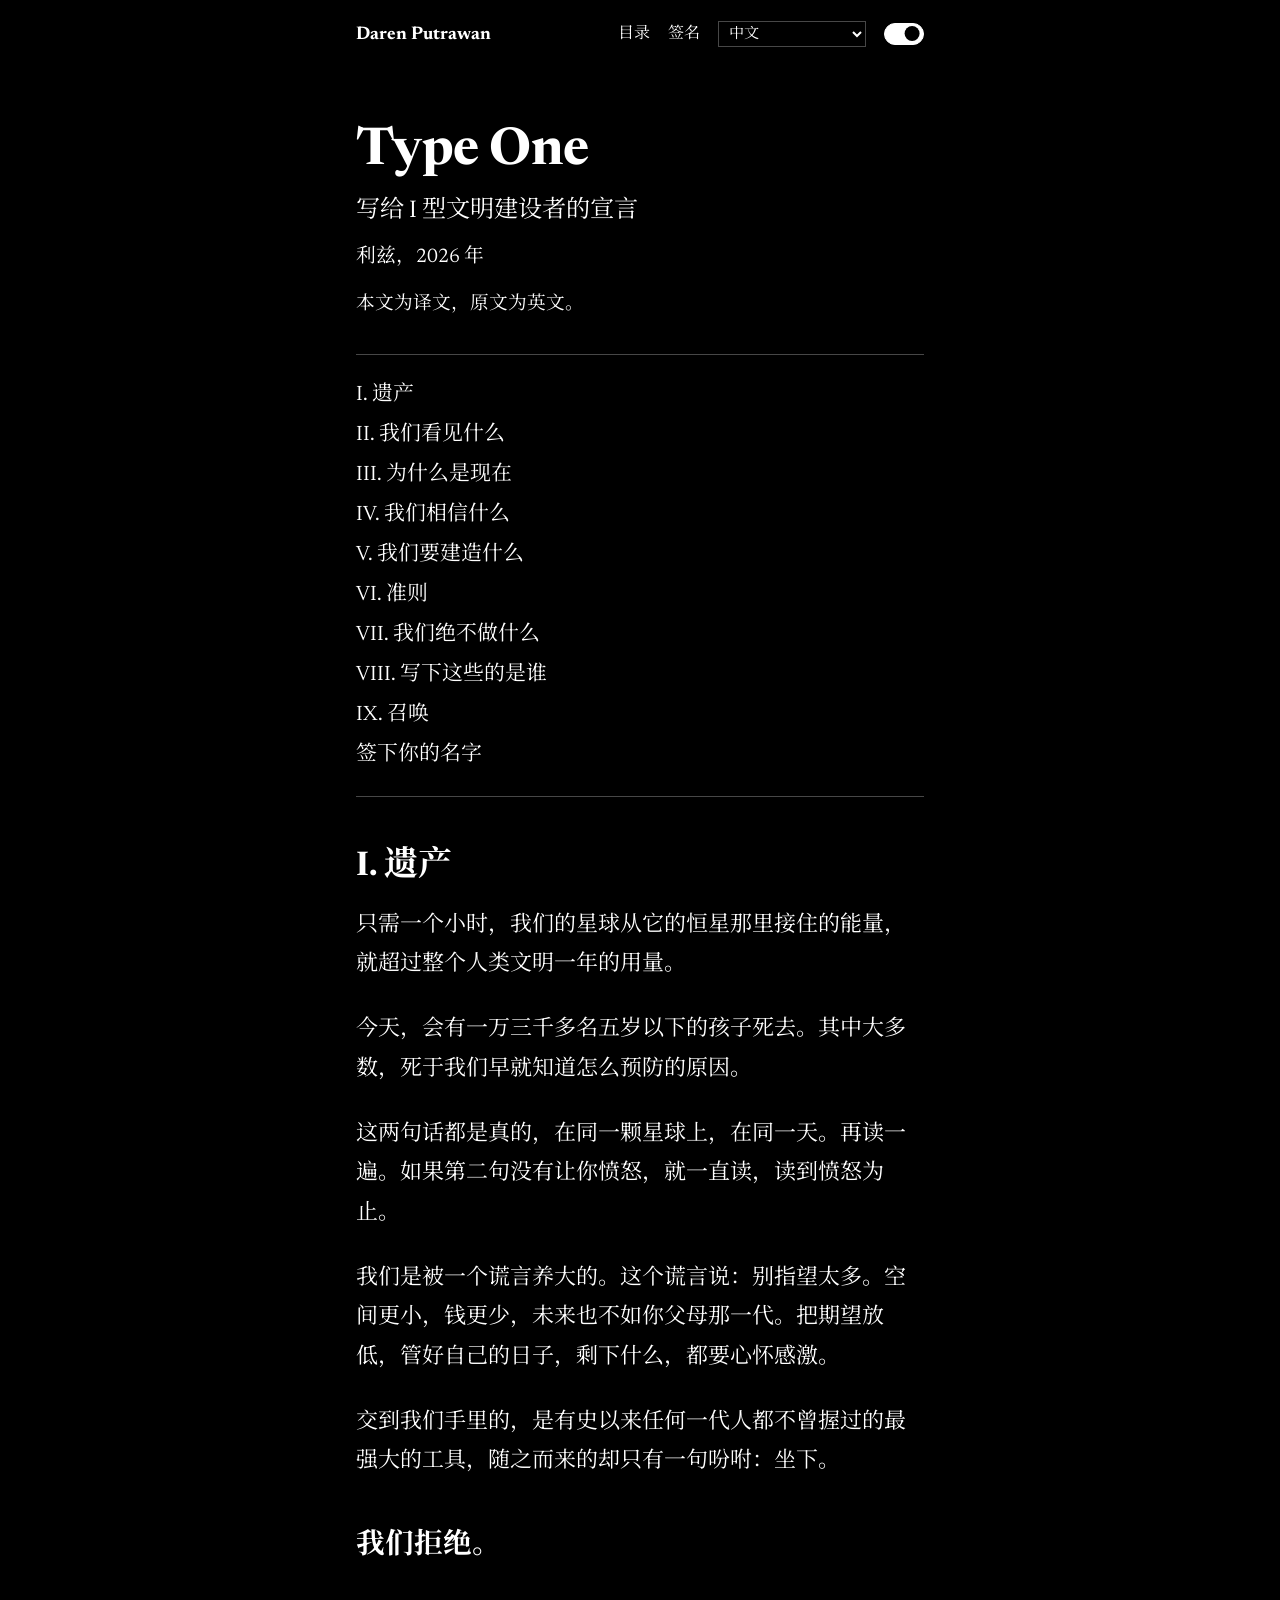
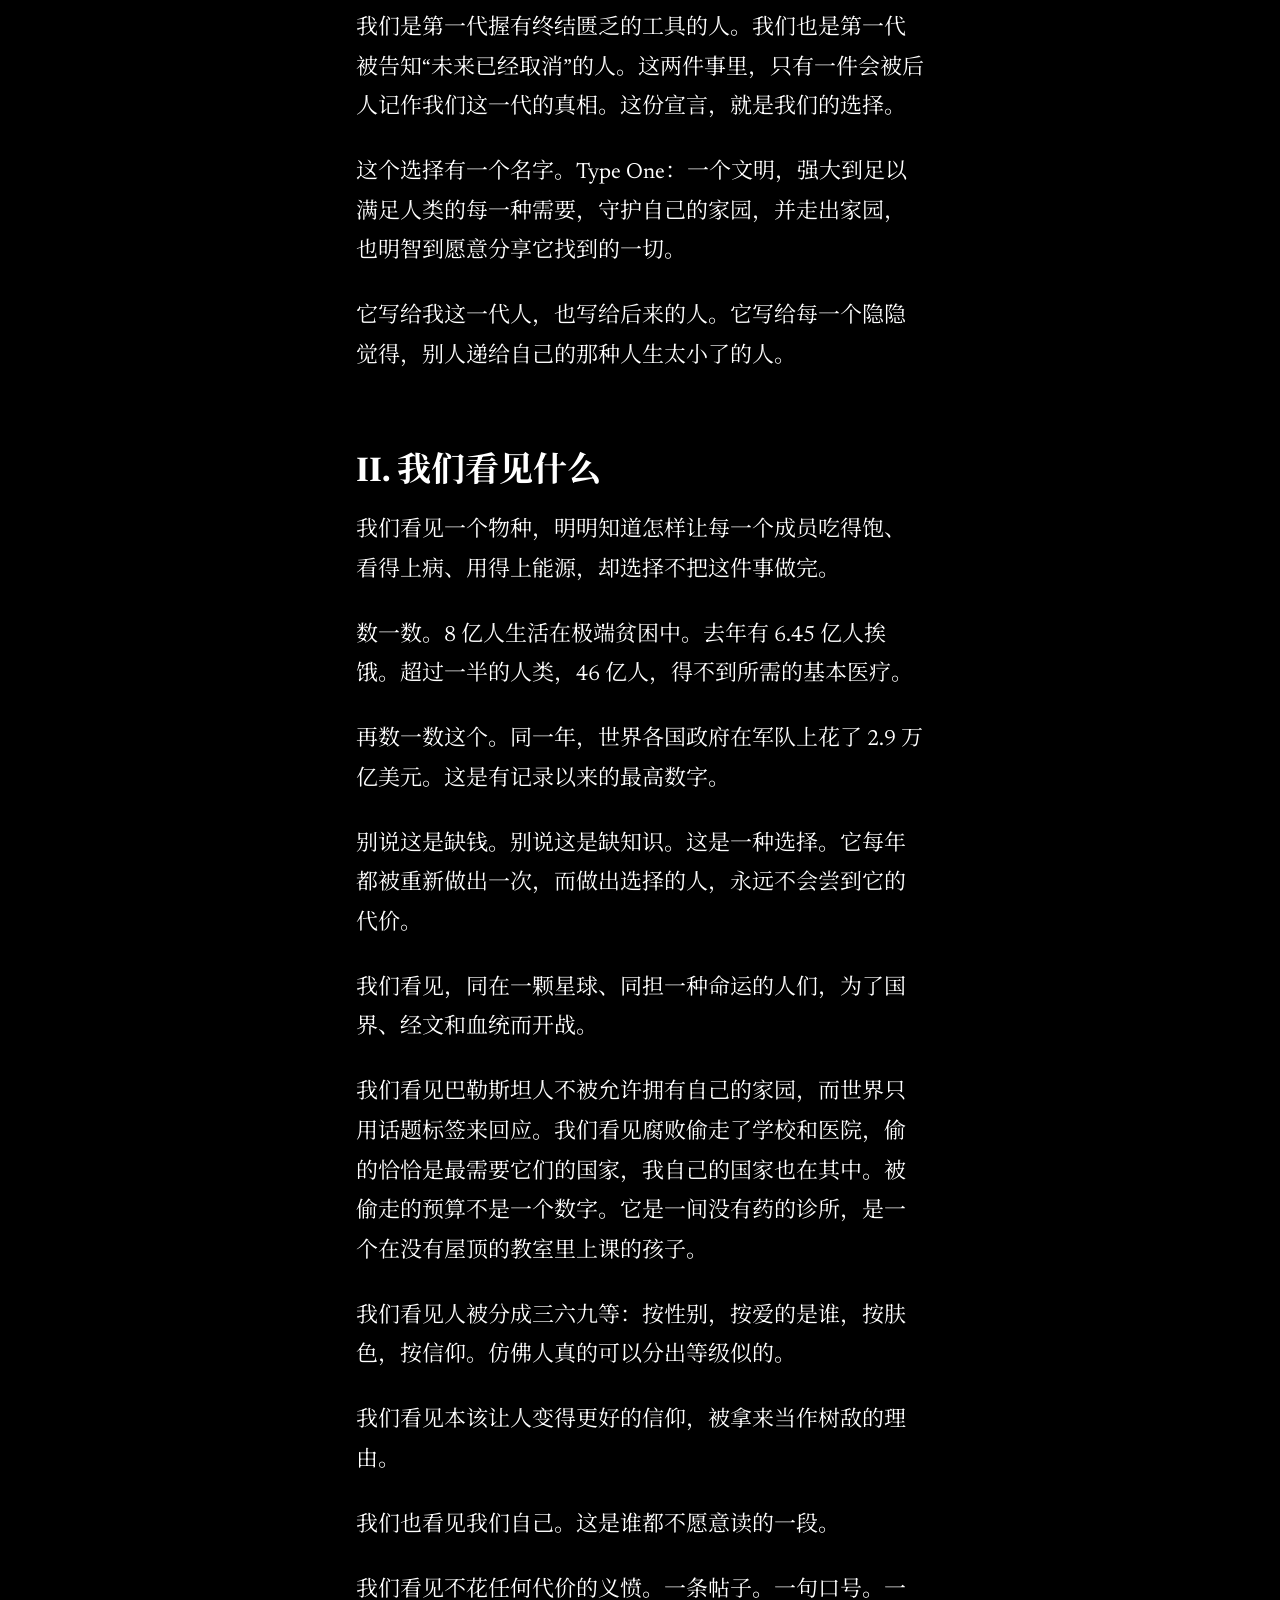
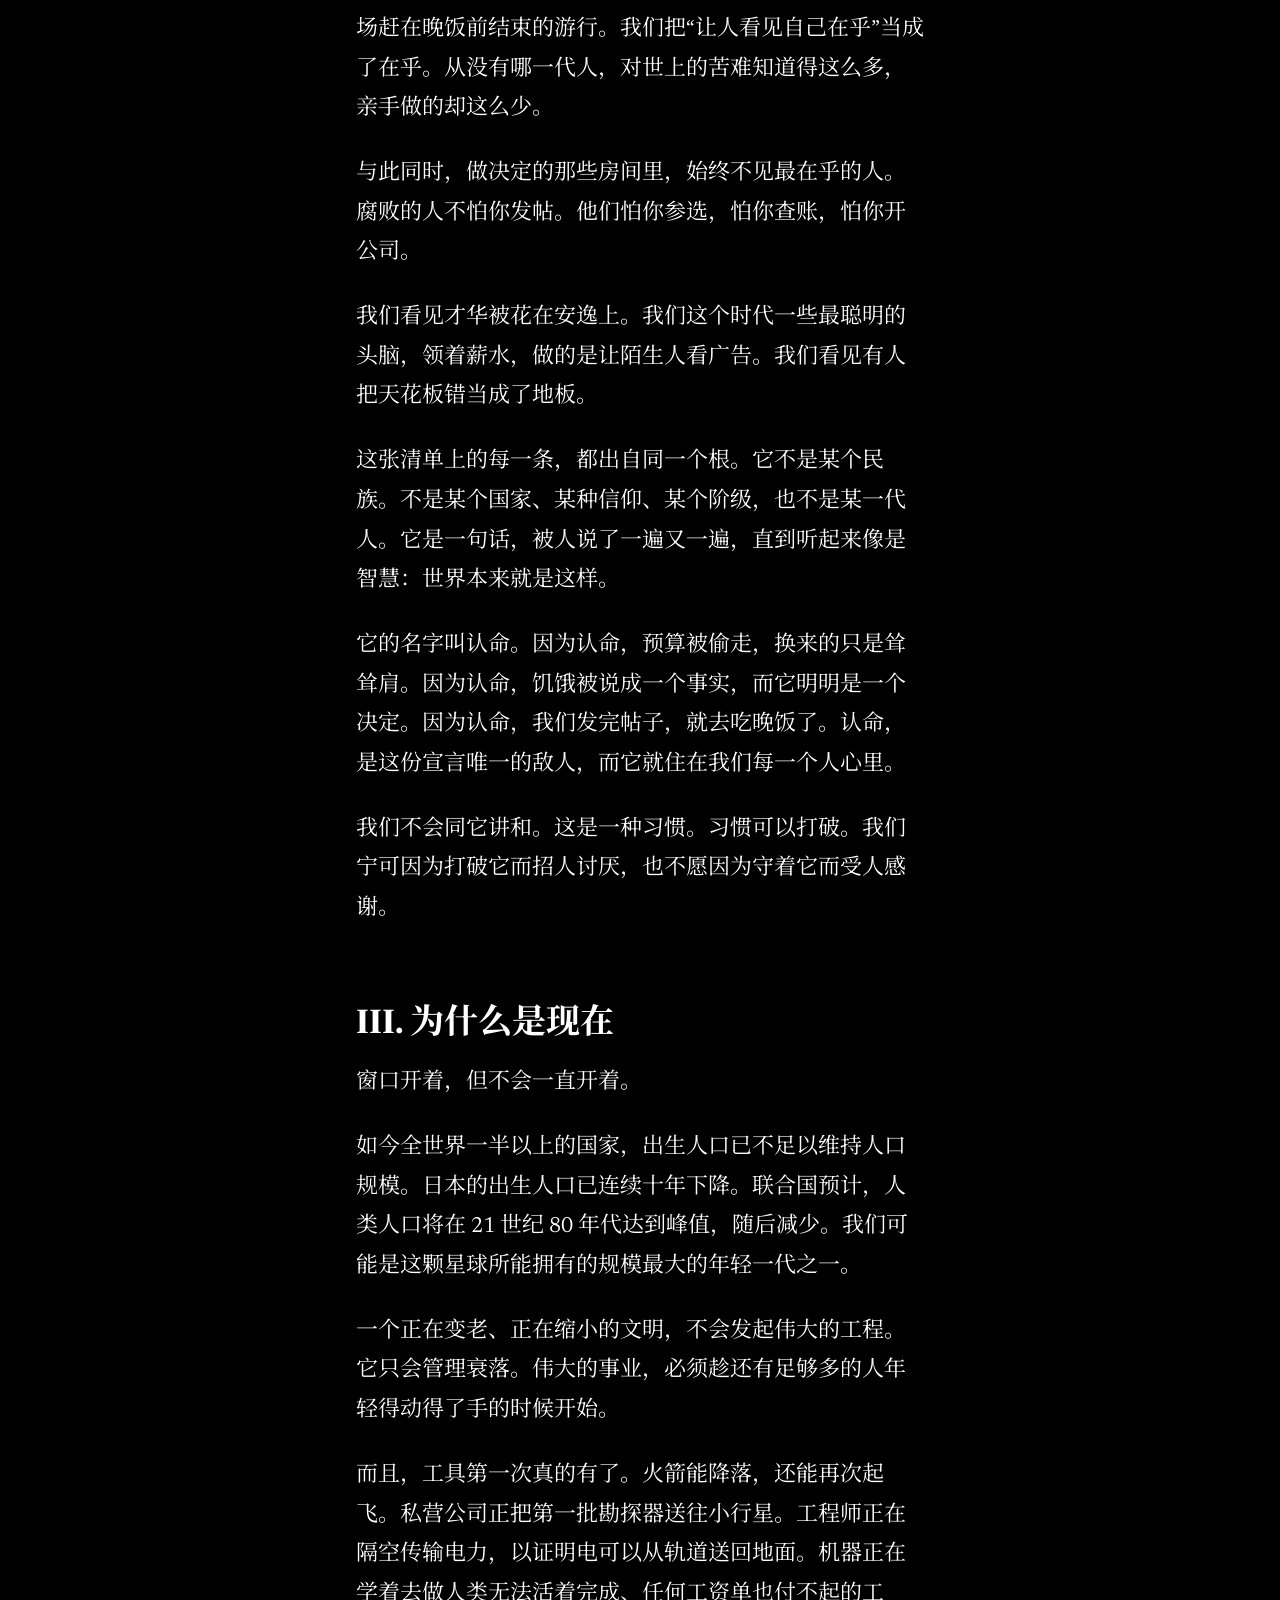
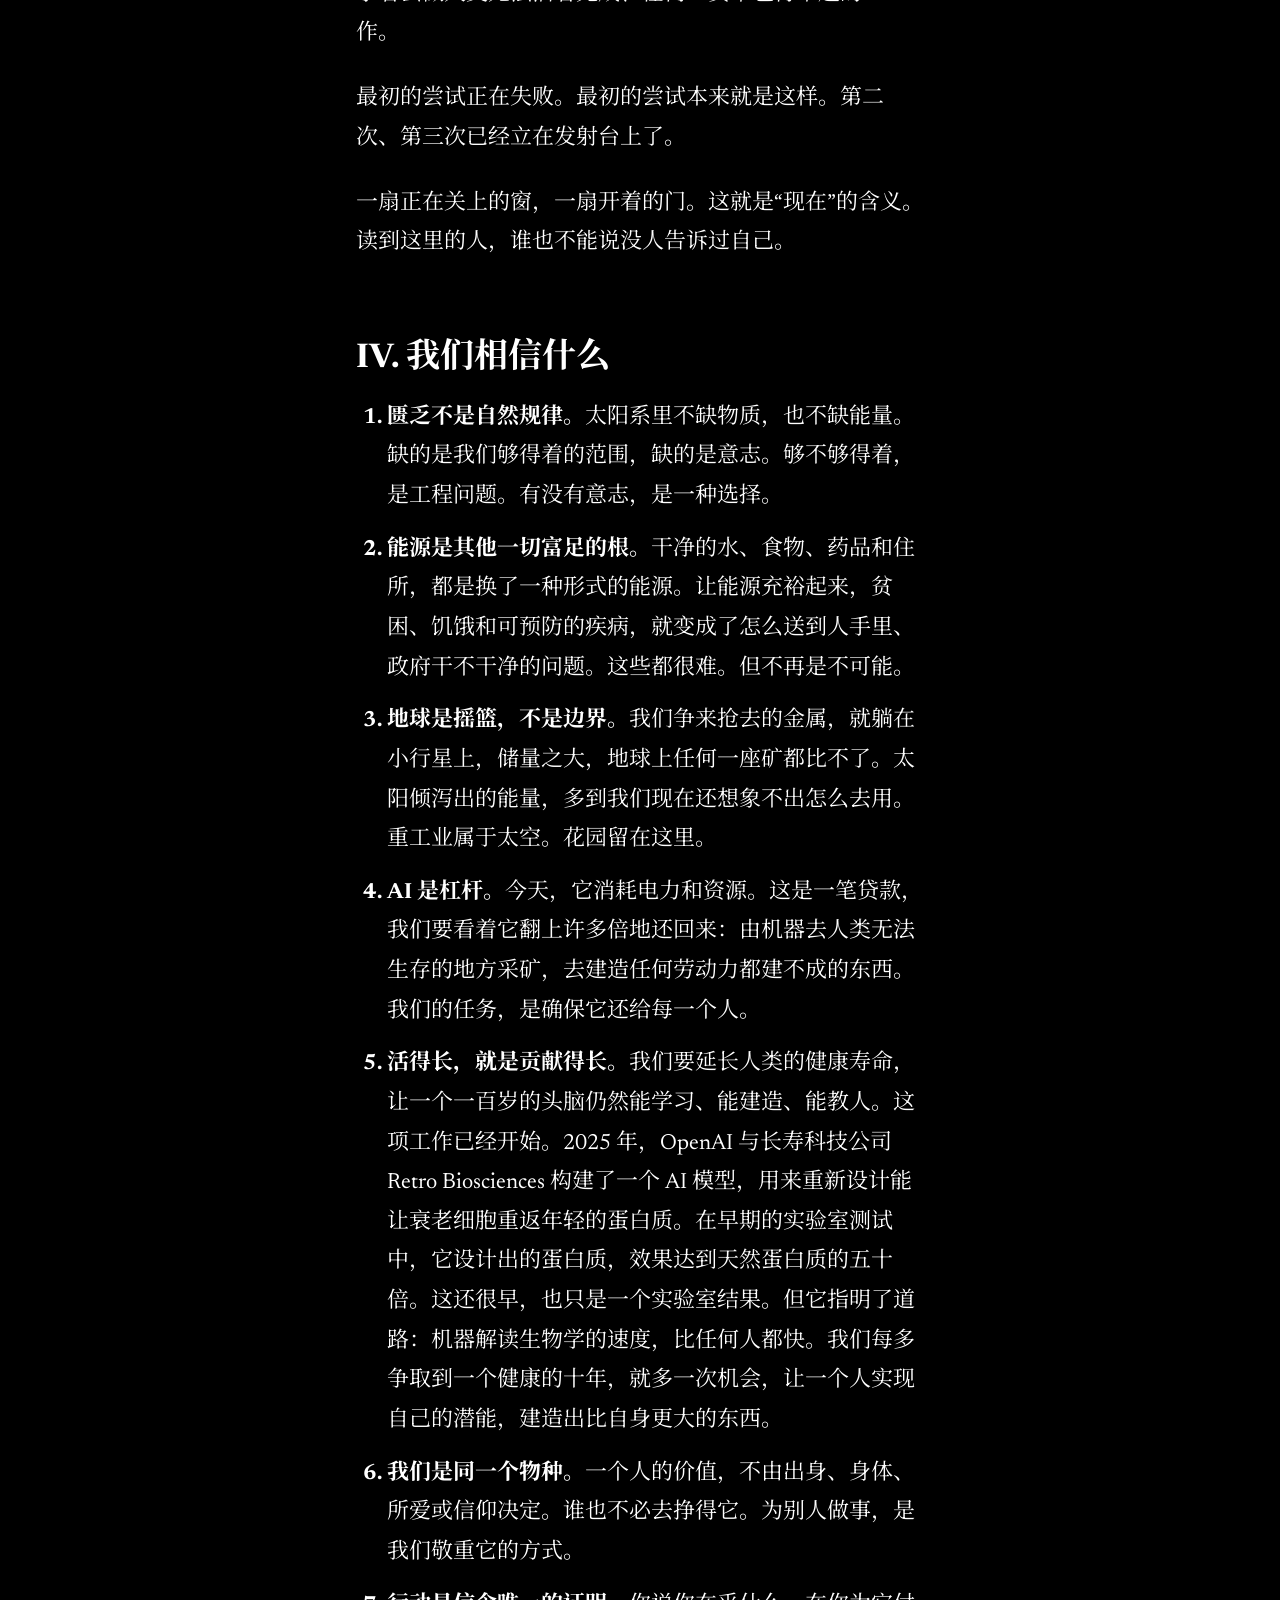
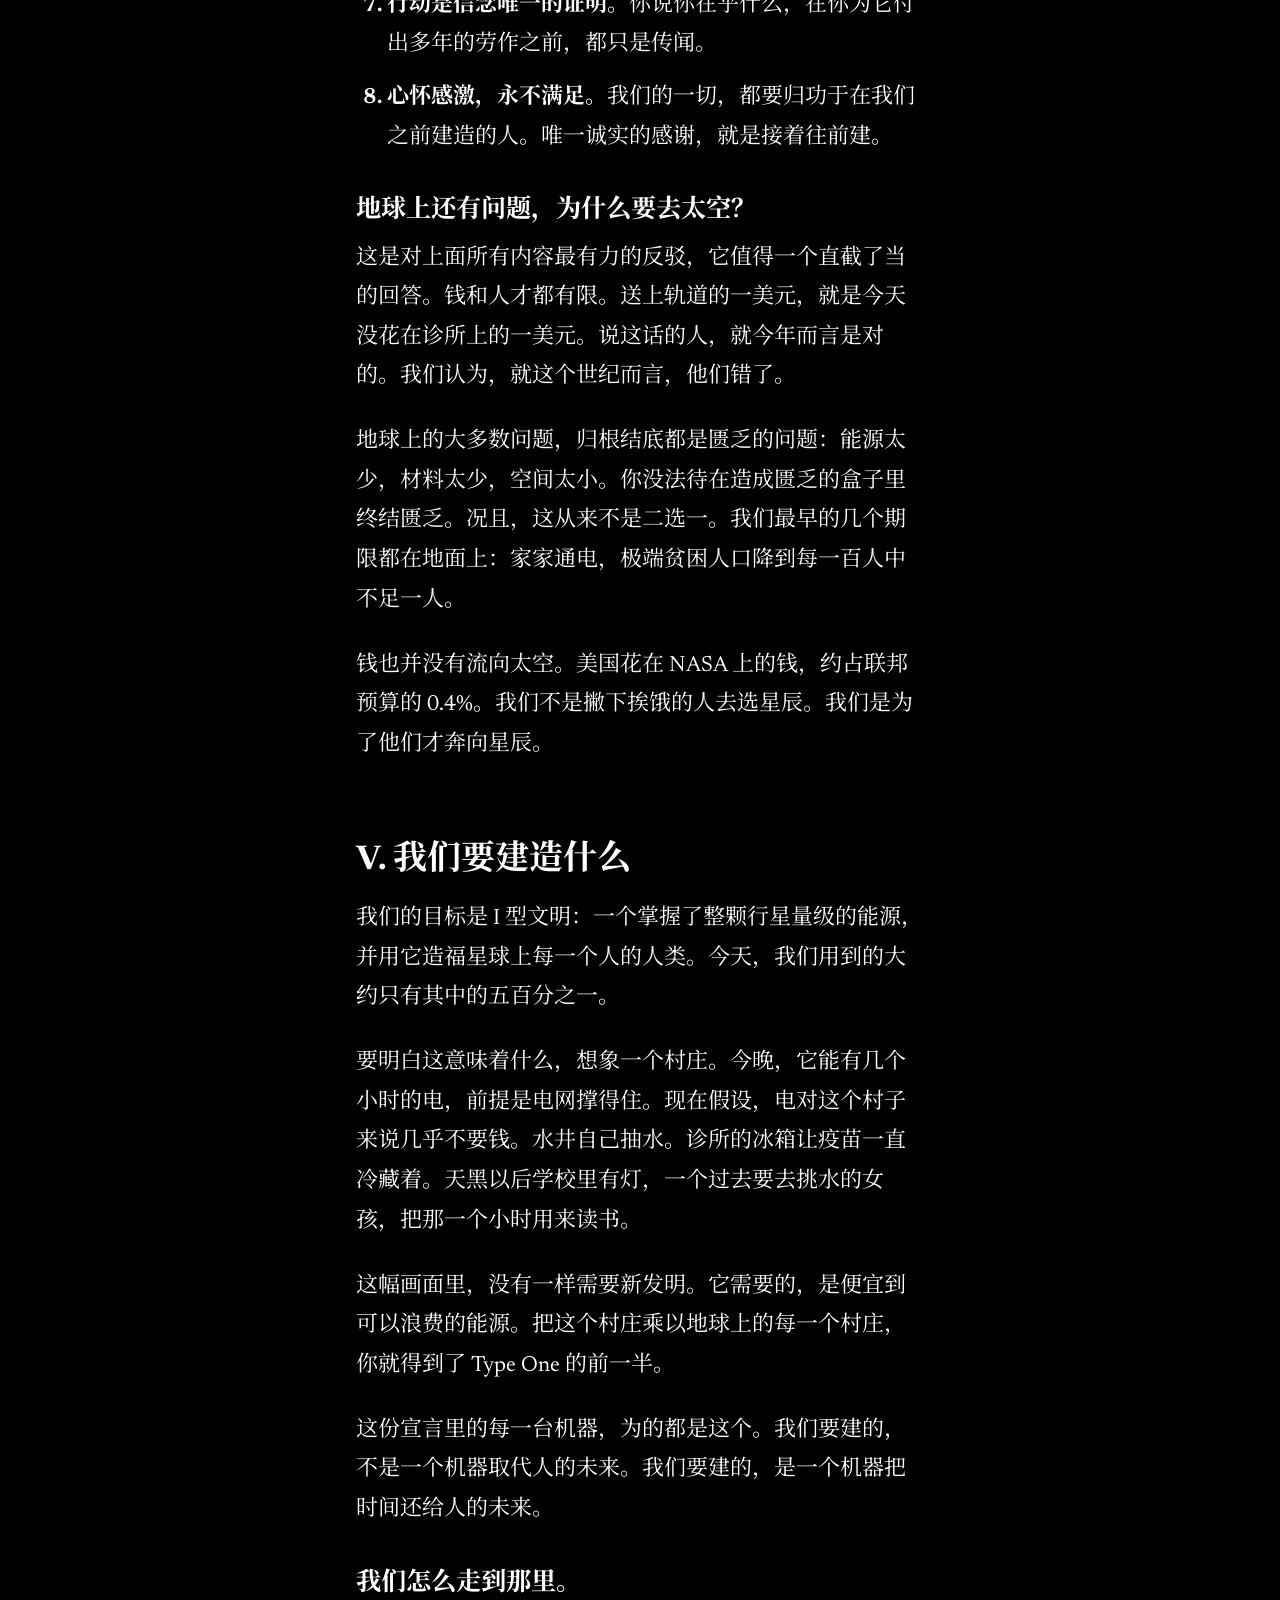
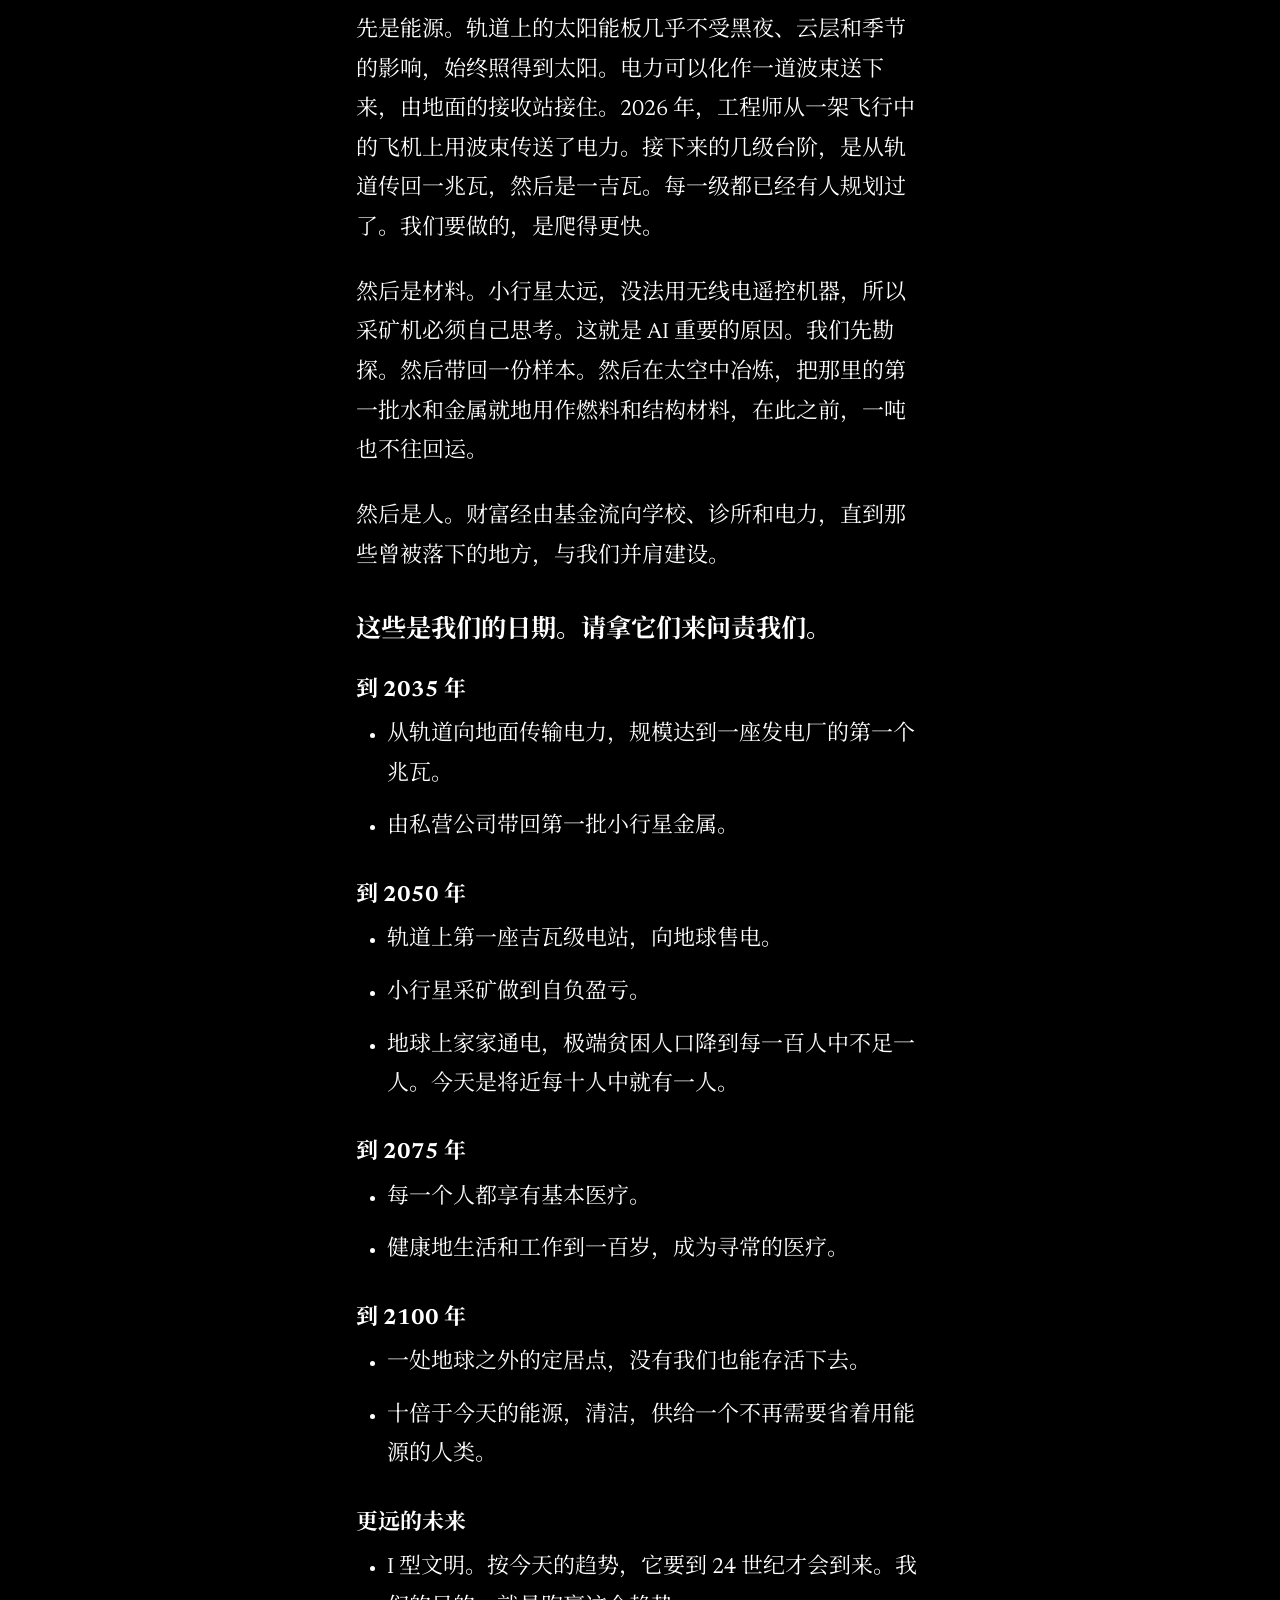
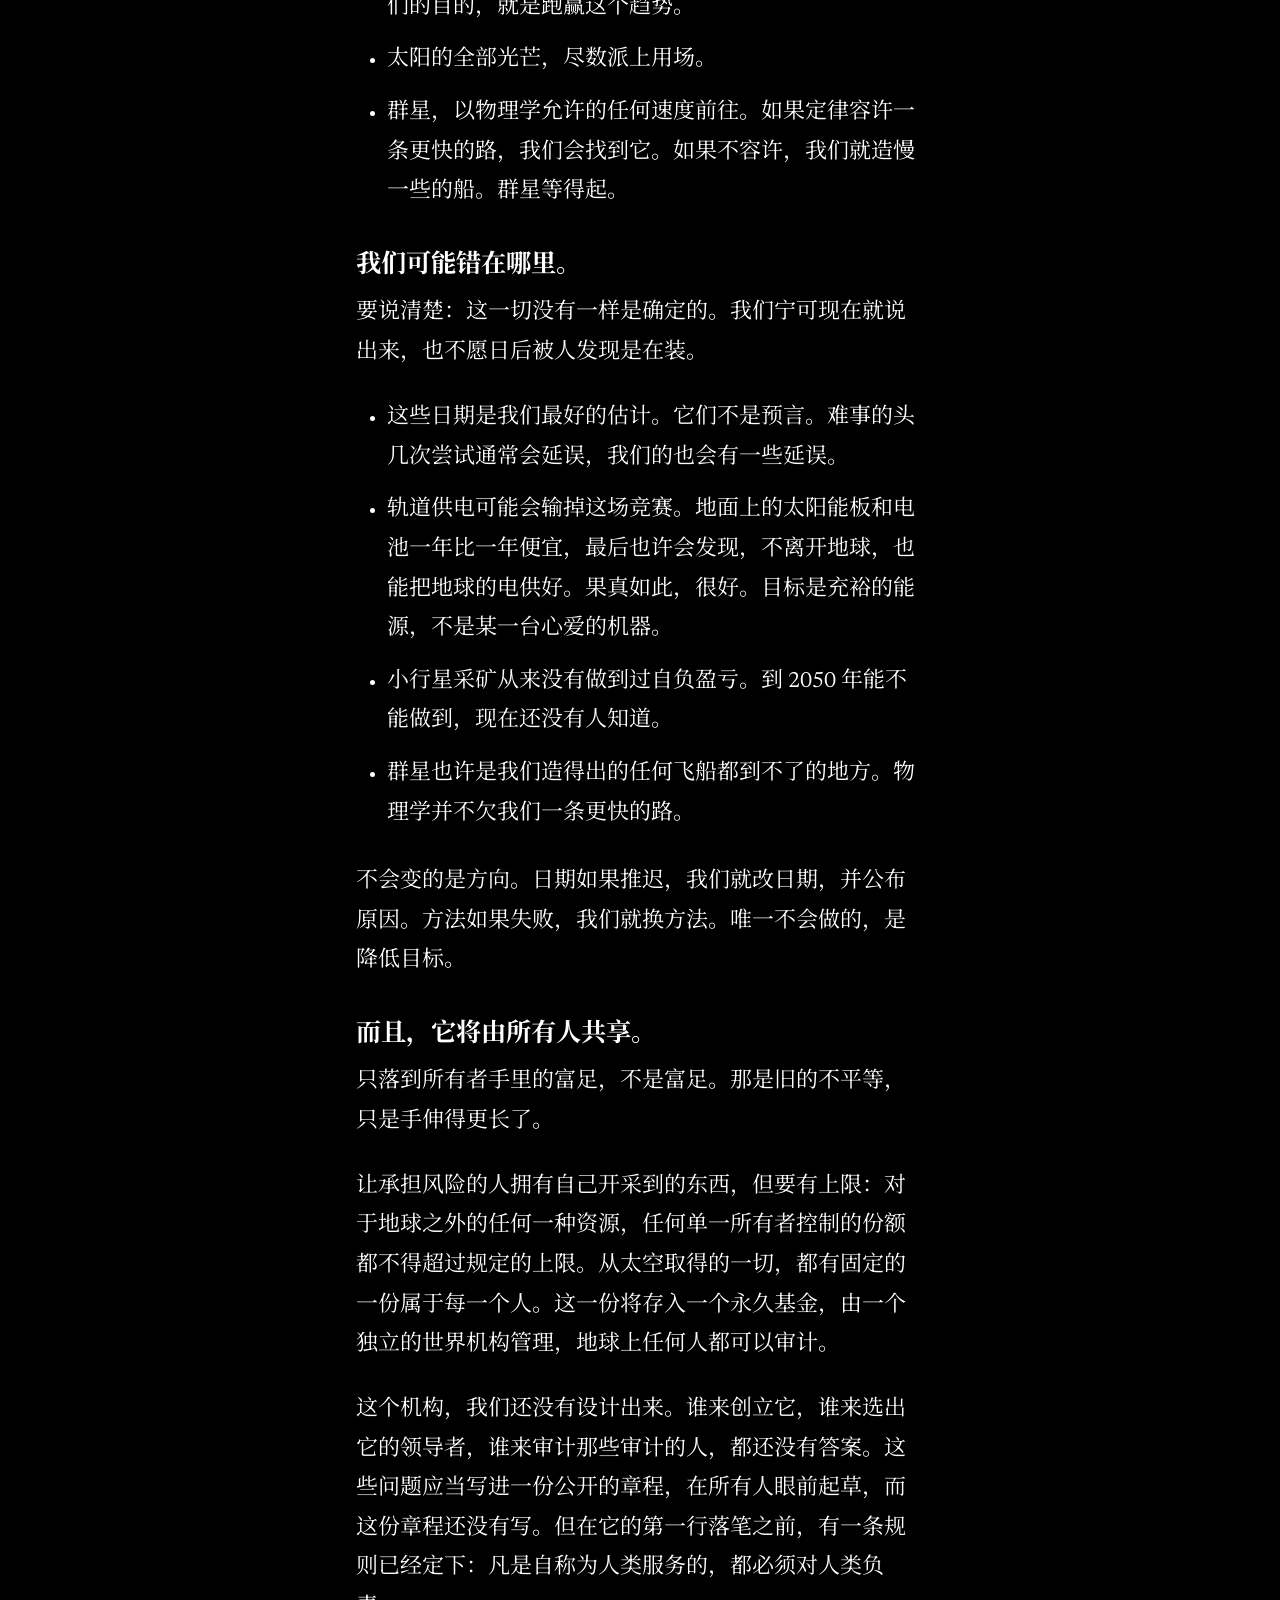
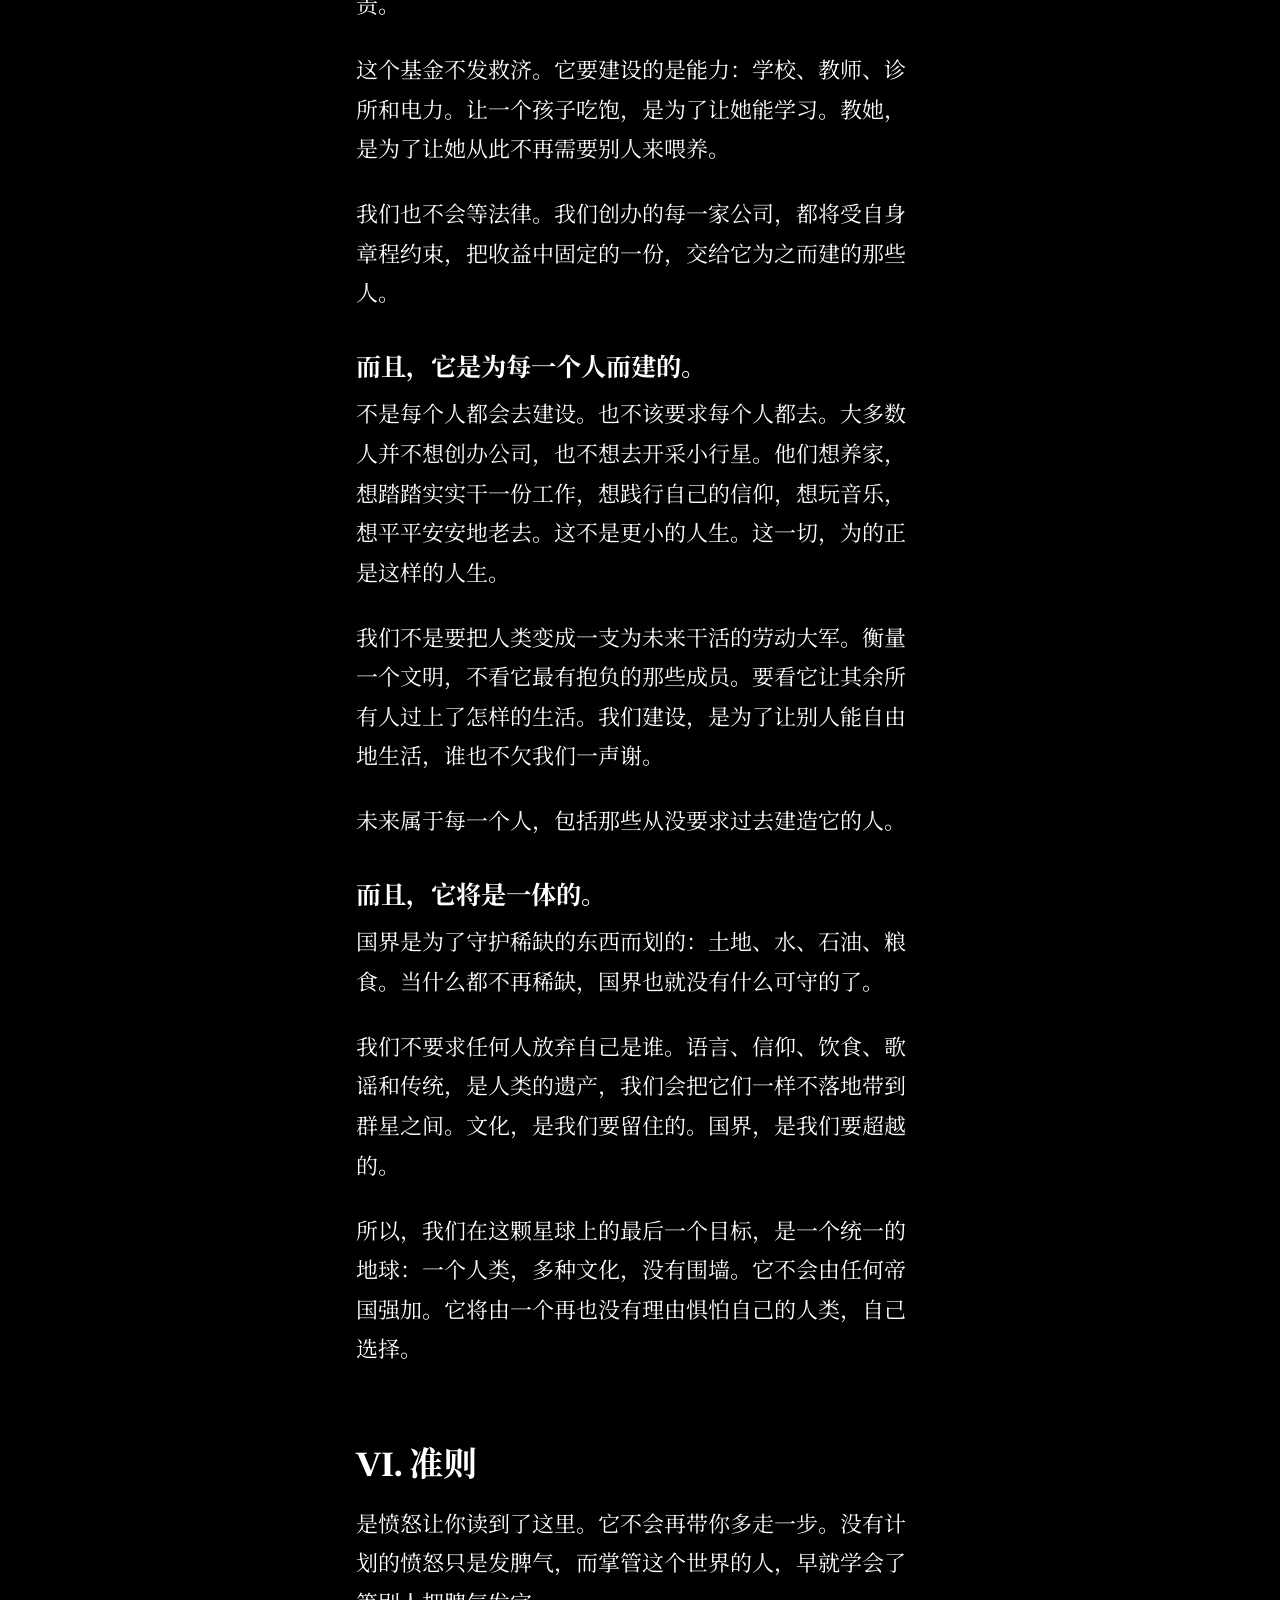
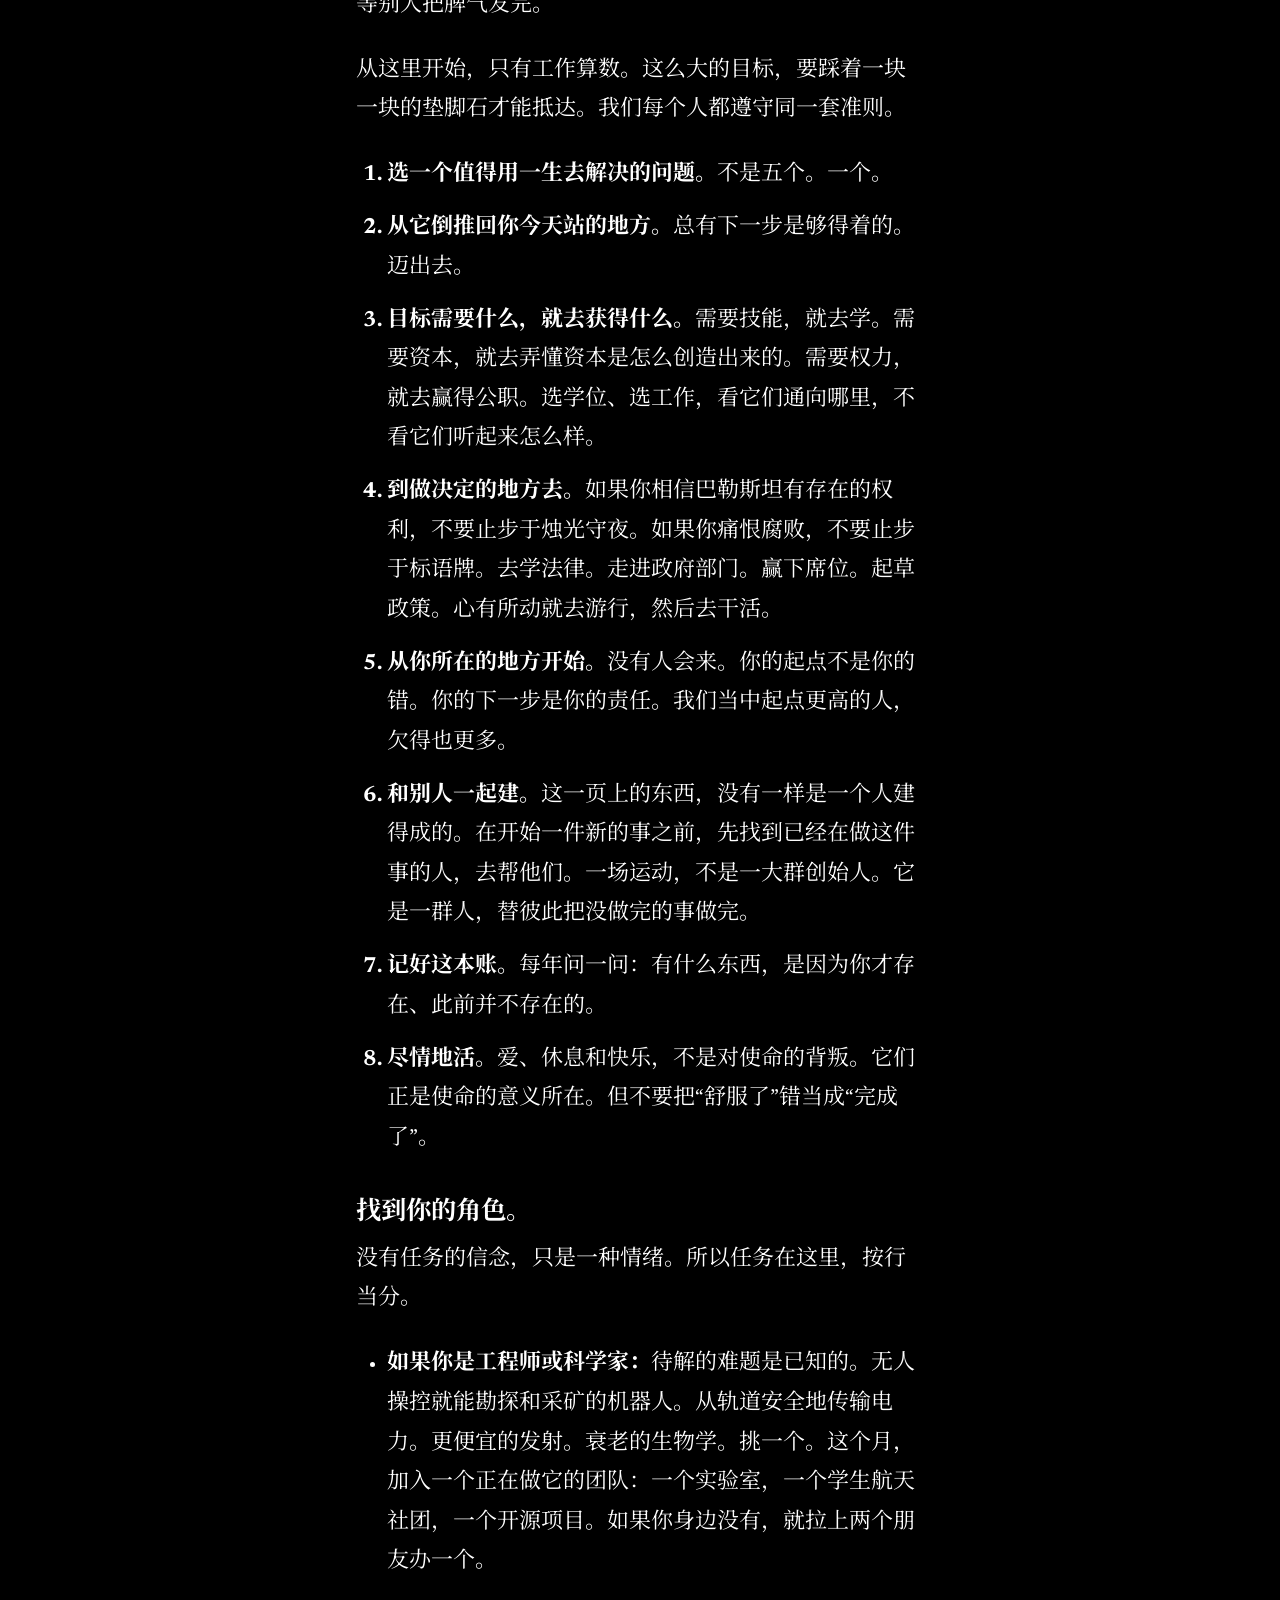
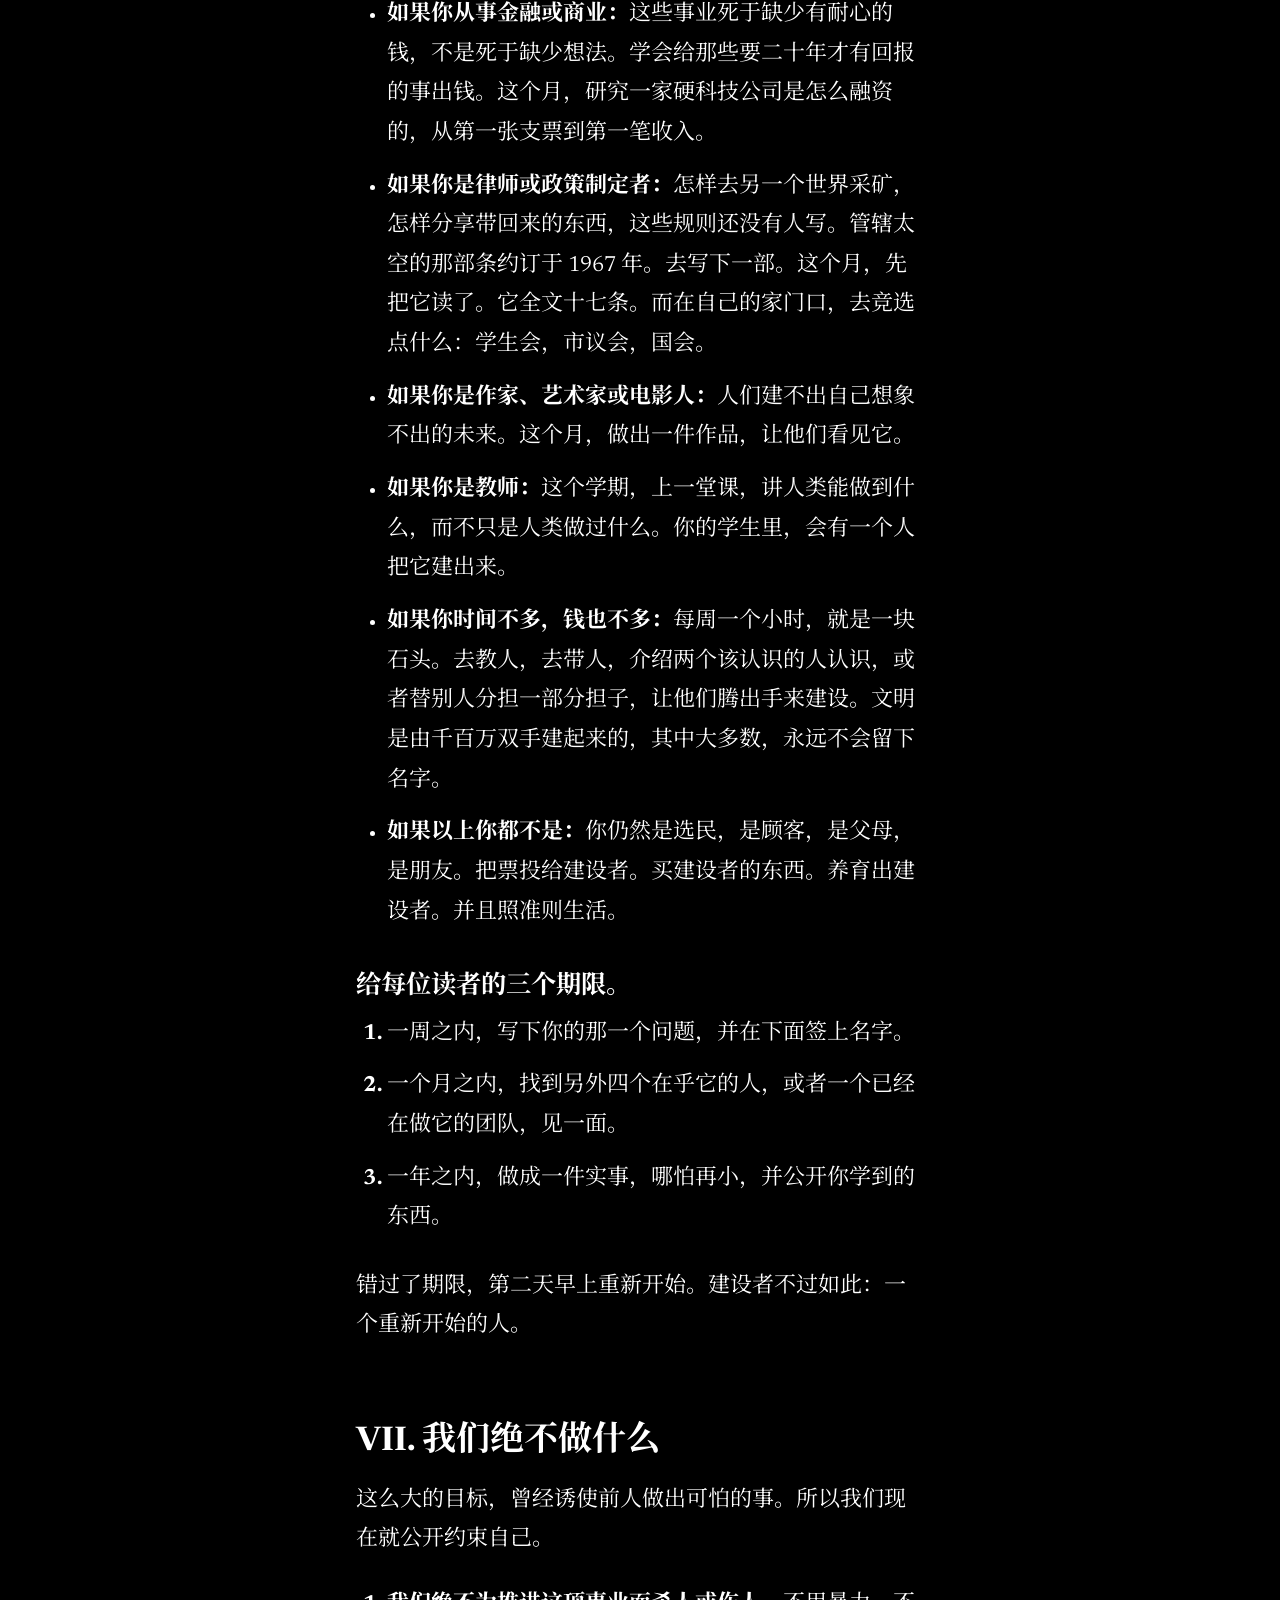
<file: zh/index.html>
<!doctype html>
<html lang="zh" dir="ltr" data-theme="dark">
<head>
<meta charset="utf-8">
<meta name="viewport" content="width=device-width, initial-scale=1">
<title>Type One——写给建设者的宣言</title>
<meta name="description" content="写给 I 型文明建设者的宣言。">
<meta property="og:title" content="Type One">
<meta property="og:description" content="我们接到手里的，是一个被取消的未来。我们偏要把未来建出来。">
<link rel="alternate" hreflang="en" href="../"><link rel="alternate" hreflang="id" href="../id/"><link rel="alternate" hreflang="es" href="../es/"><link rel="alternate" hreflang="fr" href="../fr/"><link rel="alternate" hreflang="pt" href="../pt/"><link rel="alternate" hreflang="zh" href="../zh/"><link rel="alternate" hreflang="ar" href="../ar/"><link rel="alternate" hreflang="hi" href="../hi/">
<script>try{var t=localStorage.getItem('type-one-theme');if(t)document.documentElement.dataset.theme=t}catch(e){}</script>
<link rel="preconnect" href="https://fonts.googleapis.com">
<link rel="preconnect" href="https://fonts.gstatic.com" crossorigin>
<link href="https://fonts.googleapis.com/css2?family=Newsreader:ital,opsz,wght@0,6..72,400..700;1,6..72,400..700&display=swap" rel="stylesheet">
<link rel="stylesheet" href="../styles.css">
<link href="https://fonts.googleapis.com/css2?family=Noto+Serif+SC:wght@400;700&display=swap" rel="stylesheet"><style>:root{--serif:"Newsreader","Noto Serif SC",serif}</style>
</head>
<body>
<a class="skip" href="#part-1">跳至宣言正文</a>
<header class="top">
  <a class="site" href="#top">Daren Putrawan</a>
  <div class="top-right">
    <a class="hide-s" href="#contents">目录</a>
    <a href="#sign">签名</a>
    <select id="lang" aria-label="语言"><option value="../" lang="en">English</option><option value="../id/" lang="id">Bahasa Indonesia</option><option value="../es/" lang="es">Español</option><option value="../fr/" lang="fr">Français</option><option value="../pt/" lang="pt">Português</option><option value="../zh/" selected lang="zh">中文</option><option value="../ar/" lang="ar">العربية</option><option value="../hi/" lang="hi">हिन्दी</option></select>
    <button id="theme" type="button" role="switch" aria-checked="true" aria-label="深色模式"><span></span></button>
  </div>
</header>

<main id="top">
<div class="title">
  <h1>Type One</h1>
  <p class="subtitle">写给 I 型文明建设者的宣言</p>
  <p class="byline">利兹，2026 年</p>
  <p class="trnote">本文为译文，原文为英文。</p>
</div>

<nav id="contents" aria-label="目录">
  <ol><li><a href="#part-1">I. 遗产</a></li><li><a href="#part-2">II. 我们看见什么</a></li><li><a href="#part-3">III. 为什么是现在</a></li><li><a href="#part-4">IV. 我们相信什么</a></li><li><a href="#part-5">V. 我们要建造什么</a></li><li><a href="#part-6">VI. 准则</a></li><li><a href="#part-7">VII. 我们绝不做什么</a></li><li><a href="#part-8">VIII. 写下这些的是谁</a></li><li><a href="#part-9">IX. 召唤</a></li><li><a href="#sign">签下你的名字</a></li></ol>
</nav>

<section id="part-1"><h2><span class="num">I.</span> 遗产</h2>
<p>只需一个小时，我们的星球从它的恒星那里接住的能量，就超过整个人类文明一年的用量。</p>
<p>今天，会有一万三千多名五岁以下的孩子死去。其中大多数，死于我们早就知道怎么预防的原因。</p>
<p>这两句话都是真的，在同一颗星球上，在同一天。再读一遍。如果第二句没有让你愤怒，就一直读，读到愤怒为止。</p>
<p>我们是被一个谎言养大的。这个谎言说：别指望太多。空间更小，钱更少，未来也不如你父母那一代。把期望放低，管好自己的日子，剩下什么，都要心怀感激。</p>
<p>交到我们手里的，是有史以来任何一代人都不曾握过的最强大的工具，随之而来的却只有一句吩咐：坐下。</p>
<p class="shout">我们拒绝。</p>
<p>我们是第一代握有终结匮乏的工具的人。我们也是第一代被告知“未来已经取消”的人。这两件事里，只有一件会被后人记作我们这一代的真相。这份宣言，就是我们的选择。</p>
<p>这个选择有一个名字。Type One：一个文明，强大到足以满足人类的每一种需要，守护自己的家园，并走出家园，也明智到愿意分享它找到的一切。</p>
<p>它写给我这一代人，也写给后来的人。它写给每一个隐隐觉得，别人递给自己的那种人生太小了的人。</p>
</section>
<section id="part-2"><h2><span class="num">II.</span> 我们看见什么</h2>
<p>我们看见一个物种，明明知道怎样让每一个成员吃得饱、看得上病、用得上能源，却选择不把这件事做完。</p>
<p>数一数。8 亿人生活在极端贫困中。去年有 6.45 亿人挨饿。超过一半的人类，46 亿人，得不到所需的基本医疗。</p>
<p>再数一数这个。同一年，世界各国政府在军队上花了 2.9 万亿美元。这是有记录以来的最高数字。</p>
<p>别说这是缺钱。别说这是缺知识。这是一种选择。它每年都被重新做出一次，而做出选择的人，永远不会尝到它的代价。</p>
<p>我们看见，同在一颗星球、同担一种命运的人们，为了国界、经文和血统而开战。</p>
<p>我们看见巴勒斯坦人不被允许拥有自己的家园，而世界只用话题标签来回应。我们看见腐败偷走了学校和医院，偷的恰恰是最需要它们的国家，我自己的国家也在其中。被偷走的预算不是一个数字。它是一间没有药的诊所，是一个在没有屋顶的教室里上课的孩子。</p>
<p>我们看见人被分成三六九等：按性别，按爱的是谁，按肤色，按信仰。仿佛人真的可以分出等级似的。</p>
<p>我们看见本该让人变得更好的信仰，被拿来当作树敌的理由。</p>
<p>我们也看见我们自己。这是谁都不愿意读的一段。</p>
<p>我们看见不花任何代价的义愤。一条帖子。一句口号。一场赶在晚饭前结束的游行。我们把“让人看见自己在乎”当成了在乎。从没有哪一代人，对世上的苦难知道得这么多，亲手做的却这么少。</p>
<p>与此同时，做决定的那些房间里，始终不见最在乎的人。腐败的人不怕你发帖。他们怕你参选，怕你查账，怕你开公司。</p>
<p>我们看见才华被花在安逸上。我们这个时代一些最聪明的头脑，领着薪水，做的是让陌生人看广告。我们看见有人把天花板错当成了地板。</p>
<p>这张清单上的每一条，都出自同一个根。它不是某个民族。不是某个国家、某种信仰、某个阶级，也不是某一代人。它是一句话，被人说了一遍又一遍，直到听起来像是智慧：世界本来就是这样。</p>
<p>它的名字叫认命。因为认命，预算被偷走，换来的只是耸耸肩。因为认命，饥饿被说成一个事实，而它明明是一个决定。因为认命，我们发完帖子，就去吃晚饭了。认命，是这份宣言唯一的敌人，而它就住在我们每一个人心里。</p>
<p>我们不会同它讲和。这是一种习惯。习惯可以打破。我们宁可因为打破它而招人讨厌，也不愿因为守着它而受人感谢。</p>
</section>
<section id="part-3"><h2><span class="num">III.</span> 为什么是现在</h2>
<p>窗口开着，但不会一直开着。</p>
<p>如今全世界一半以上的国家，出生人口已不足以维持人口规模。日本的出生人口已连续十年下降。联合国预计，人类人口将在 21 世纪 80 年代达到峰值，随后减少。我们可能是这颗星球所能拥有的规模最大的年轻一代之一。</p>
<p>一个正在变老、正在缩小的文明，不会发起伟大的工程。它只会管理衰落。伟大的事业，必须趁还有足够多的人年轻得动得了手的时候开始。</p>
<p>而且，工具第一次真的有了。火箭能降落，还能再次起飞。私营公司正把第一批勘探器送往小行星。工程师正在隔空传输电力，以证明电可以从轨道送回地面。机器正在学着去做人类无法活着完成、任何工资单也付不起的工作。</p>
<p>最初的尝试正在失败。最初的尝试本来就是这样。第二次、第三次已经立在发射台上了。</p>
<p>一扇正在关上的窗，一扇开着的门。这就是“现在”的含义。读到这里的人，谁也不能说没人告诉过自己。</p>
</section>
<section id="part-4"><h2><span class="num">IV.</span> 我们相信什么</h2>
<ol><li><strong>匮乏不是自然规律。</strong>太阳系里不缺物质，也不缺能量。缺的是我们够得着的范围，缺的是意志。够不够得着，是工程问题。有没有意志，是一种选择。</li><li><strong>能源是其他一切富足的根。</strong>干净的水、食物、药品和住所，都是换了一种形式的能源。让能源充裕起来，贫困、饥饿和可预防的疾病，就变成了怎么送到人手里、政府干不干净的问题。这些都很难。但不再是不可能。</li><li><strong>地球是摇篮，不是边界。</strong>我们争来抢去的金属，就躺在小行星上，储量之大，地球上任何一座矿都比不了。太阳倾泻出的能量，多到我们现在还想象不出怎么去用。重工业属于太空。花园留在这里。</li><li><strong>AI 是杠杆。</strong>今天，它消耗电力和资源。这是一笔贷款，我们要看着它翻上许多倍地还回来：由机器去人类无法生存的地方采矿，去建造任何劳动力都建不成的东西。我们的任务，是确保它还给每一个人。</li><li><strong>活得长，就是贡献得长。</strong>我们要延长人类的健康寿命，让一个一百岁的头脑仍然能学习、能建造、能教人。这项工作已经开始。2025 年，OpenAI 与长寿科技公司 Retro Biosciences 构建了一个 AI 模型，用来重新设计能让衰老细胞重返年轻的蛋白质。在早期的实验室测试中，它设计出的蛋白质，效果达到天然蛋白质的五十倍。这还很早，也只是一个实验室结果。但它指明了道路：机器解读生物学的速度，比任何人都快。我们每多争取到一个健康的十年，就多一次机会，让一个人实现自己的潜能，建造出比自身更大的东西。</li><li><strong>我们是同一个物种。</strong>一个人的价值，不由出身、身体、所爱或信仰决定。谁也不必去挣得它。为别人做事，是我们敬重它的方式。</li><li><strong>行动是信念唯一的证明。</strong>你说你在乎什么，在你为它付出多年的劳作之前，都只是传闻。</li><li><strong>心怀感激，永不满足。</strong>我们的一切，都要归功于在我们之前建造的人。唯一诚实的感谢，就是接着往前建。</li></ol>
<h3><strong>地球上还有问题，为什么要去太空？</strong></h3>
<p>这是对上面所有内容最有力的反驳，它值得一个直截了当的回答。钱和人才都有限。送上轨道的一美元，就是今天没花在诊所上的一美元。说这话的人，就今年而言是对的。我们认为，就这个世纪而言，他们错了。</p>
<p>地球上的大多数问题，归根结底都是匮乏的问题：能源太少，材料太少，空间太小。你没法待在造成匮乏的盒子里终结匮乏。况且，这从来不是二选一。我们最早的几个期限都在地面上：家家通电，极端贫困人口降到每一百人中不足一人。</p>
<p>钱也并没有流向太空。美国花在 NASA 上的钱，约占联邦预算的 0.4%。我们不是撇下挨饿的人去选星辰。我们是为了他们才奔向星辰。</p>
</section>
<section id="part-5"><h2><span class="num">V.</span> 我们要建造什么</h2>
<p>我们的目标是 I 型文明：一个掌握了整颗行星量级的能源，并用它造福星球上每一个人的人类。今天，我们用到的大约只有其中的五百分之一。</p>
<p>要明白这意味着什么，想象一个村庄。今晚，它能有几个小时的电，前提是电网撑得住。现在假设，电对这个村子来说几乎不要钱。水井自己抽水。诊所的冰箱让疫苗一直冷藏着。天黑以后学校里有灯，一个过去要去挑水的女孩，把那一个小时用来读书。</p>
<p>这幅画面里，没有一样需要新发明。它需要的，是便宜到可以浪费的能源。把这个村庄乘以地球上的每一个村庄，你就得到了 Type One 的前一半。</p>
<p>这份宣言里的每一台机器，为的都是这个。我们要建的，不是一个机器取代人的未来。我们要建的，是一个机器把时间还给人的未来。</p>
<h3><strong>我们怎么走到那里。</strong></h3>
<p>先是能源。轨道上的太阳能板几乎不受黑夜、云层和季节的影响，始终照得到太阳。电力可以化作一道波束送下来，由地面的接收站接住。2026 年，工程师从一架飞行中的飞机上用波束传送了电力。接下来的几级台阶，是从轨道传回一兆瓦，然后是一吉瓦。每一级都已经有人规划过了。我们要做的，是爬得更快。</p>
<p>然后是材料。小行星太远，没法用无线电遥控机器，所以采矿机必须自己思考。这就是 AI 重要的原因。我们先勘探。然后带回一份样本。然后在太空中冶炼，把那里的第一批水和金属就地用作燃料和结构材料，在此之前，一吨也不往回运。</p>
<p>然后是人。财富经由基金流向学校、诊所和电力，直到那些曾被落下的地方，与我们并肩建设。</p>
<h3>这些是我们的日期。请拿它们来问责我们。</h3>
<h4>到 2035 年</h4>
<ul><li>从轨道向地面传输电力，规模达到一座发电厂的第一个兆瓦。</li><li>由私营公司带回第一批小行星金属。</li></ul>
<h4>到 2050 年</h4>
<ul><li>轨道上第一座吉瓦级电站，向地球售电。</li><li>小行星采矿做到自负盈亏。</li><li>地球上家家通电，极端贫困人口降到每一百人中不足一人。今天是将近每十人中就有一人。</li></ul>
<h4>到 2075 年</h4>
<ul><li>每一个人都享有基本医疗。</li><li>健康地生活和工作到一百岁，成为寻常的医疗。</li></ul>
<h4>到 2100 年</h4>
<ul><li>一处地球之外的定居点，没有我们也能存活下去。</li><li>十倍于今天的能源，清洁，供给一个不再需要省着用能源的人类。</li></ul>
<h4>更远的未来</h4>
<ul><li>I 型文明。按今天的趋势，它要到 24 世纪才会到来。我们的目的，就是跑赢这个趋势。</li><li>太阳的全部光芒，尽数派上用场。</li><li>群星，以物理学允许的任何速度前往。如果定律容许一条更快的路，我们会找到它。如果不容许，我们就造慢一些的船。群星等得起。</li></ul>
<h3><strong>我们可能错在哪里。</strong></h3>
<p>要说清楚：这一切没有一样是确定的。我们宁可现在就说出来，也不愿日后被人发现是在装。</p>
<ul><li>这些日期是我们最好的估计。它们不是预言。难事的头几次尝试通常会延误，我们的也会有一些延误。</li><li>轨道供电可能会输掉这场竞赛。地面上的太阳能板和电池一年比一年便宜，最后也许会发现，不离开地球，也能把地球的电供好。果真如此，很好。目标是充裕的能源，不是某一台心爱的机器。</li><li>小行星采矿从来没有做到过自负盈亏。到 2050 年能不能做到，现在还没有人知道。</li><li>群星也许是我们造得出的任何飞船都到不了的地方。物理学并不欠我们一条更快的路。</li></ul>
<p>不会变的是方向。日期如果推迟，我们就改日期，并公布原因。方法如果失败，我们就换方法。唯一不会做的，是降低目标。</p>
<h3><strong>而且，它将由所有人共享。</strong></h3>
<p>只落到所有者手里的富足，不是富足。那是旧的不平等，只是手伸得更长了。</p>
<p>让承担风险的人拥有自己开采到的东西，但要有上限：对于地球之外的任何一种资源，任何单一所有者控制的份额都不得超过规定的上限。从太空取得的一切，都有固定的一份属于每一个人。这一份将存入一个永久基金，由一个独立的世界机构管理，地球上任何人都可以审计。</p>
<p>这个机构，我们还没有设计出来。谁来创立它，谁来选出它的领导者，谁来审计那些审计的人，都还没有答案。这些问题应当写进一份公开的章程，在所有人眼前起草，而这份章程还没有写。但在它的第一行落笔之前，有一条规则已经定下：凡是自称为人类服务的，都必须对人类负责。</p>
<p>这个基金不发救济。它要建设的是能力：学校、教师、诊所和电力。让一个孩子吃饱，是为了让她能学习。教她，是为了让她从此不再需要别人来喂养。</p>
<p>我们也不会等法律。我们创办的每一家公司，都将受自身章程约束，把收益中固定的一份，交给它为之而建的那些人。</p>
<h3><strong>而且，它是为每一个人而建的。</strong></h3>
<p>不是每个人都会去建设。也不该要求每个人都去。大多数人并不想创办公司，也不想去开采小行星。他们想养家，想踏踏实实干一份工作，想践行自己的信仰，想玩音乐，想平平安安地老去。这不是更小的人生。这一切，为的正是这样的人生。</p>
<p>我们不是要把人类变成一支为未来干活的劳动大军。衡量一个文明，不看它最有抱负的那些成员。要看它让其余所有人过上了怎样的生活。我们建设，是为了让别人能自由地生活，谁也不欠我们一声谢。</p>
<p>未来属于每一个人，包括那些从没要求过去建造它的人。</p>
<h3><strong>而且，它将是一体的。</strong></h3>
<p>国界是为了守护稀缺的东西而划的：土地、水、石油、粮食。当什么都不再稀缺，国界也就没有什么可守的了。</p>
<p>我们不要求任何人放弃自己是谁。语言、信仰、饮食、歌谣和传统，是人类的遗产，我们会把它们一样不落地带到群星之间。文化，是我们要留住的。国界，是我们要超越的。</p>
<p>所以，我们在这颗星球上的最后一个目标，是一个统一的地球：一个人类，多种文化，没有围墙。它不会由任何帝国强加。它将由一个再也没有理由惧怕自己的人类，自己选择。</p>
</section>
<section id="part-6"><h2><span class="num">VI.</span> 准则</h2>
<p>是愤怒让你读到了这里。它不会再带你多走一步。没有计划的愤怒只是发脾气，而掌管这个世界的人，早就学会了等别人把脾气发完。</p>
<p>从这里开始，只有工作算数。这么大的目标，要踩着一块一块的垫脚石才能抵达。我们每个人都遵守同一套准则。</p>
<ol><li><strong>选一个值得用一生去解决的问题。</strong>不是五个。一个。</li><li><strong>从它倒推回你今天站的地方。</strong>总有下一步是够得着的。迈出去。</li><li><strong>目标需要什么，就去获得什么。</strong>需要技能，就去学。需要资本，就去弄懂资本是怎么创造出来的。需要权力，就去赢得公职。选学位、选工作，看它们通向哪里，不看它们听起来怎么样。</li><li><strong>到做决定的地方去。</strong>如果你相信巴勒斯坦有存在的权利，不要止步于烛光守夜。如果你痛恨腐败，不要止步于标语牌。去学法律。走进政府部门。赢下席位。起草政策。心有所动就去游行，然后去干活。</li><li><strong>从你所在的地方开始。</strong>没有人会来。你的起点不是你的错。你的下一步是你的责任。我们当中起点更高的人，欠得也更多。</li><li><strong>和别人一起建。</strong>这一页上的东西，没有一样是一个人建得成的。在开始一件新的事之前，先找到已经在做这件事的人，去帮他们。一场运动，不是一大群创始人。它是一群人，替彼此把没做完的事做完。</li><li><strong>记好这本账。</strong>每年问一问：有什么东西，是因为你才存在、此前并不存在的。</li><li><strong>尽情地活。</strong>爱、休息和快乐，不是对使命的背叛。它们正是使命的意义所在。但不要把“舒服了”错当成“完成了”。</li></ol>
<h3><strong>找到你的角色。</strong></h3>
<p>没有任务的信念，只是一种情绪。所以任务在这里，按行当分。</p>
<ul><li><strong>如果你是工程师或科学家：</strong>待解的难题是已知的。无人操控就能勘探和采矿的机器人。从轨道安全地传输电力。更便宜的发射。衰老的生物学。挑一个。这个月，加入一个正在做它的团队：一个实验室，一个学生航天社团，一个开源项目。如果你身边没有，就拉上两个朋友办一个。</li><li><strong>如果你从事金融或商业：</strong>这些事业死于缺少有耐心的钱，不是死于缺少想法。学会给那些要二十年才有回报的事出钱。这个月，研究一家硬科技公司是怎么融资的，从第一张支票到第一笔收入。</li><li><strong>如果你是律师或政策制定者：</strong>怎样去另一个世界采矿，怎样分享带回来的东西，这些规则还没有人写。管辖太空的那部条约订于 1967 年。去写下一部。这个月，先把它读了。它全文十七条。而在自己的家门口，去竞选点什么：学生会，市议会，国会。</li><li><strong>如果你是作家、艺术家或电影人：</strong>人们建不出自己想象不出的未来。这个月，做出一件作品，让他们看见它。</li><li><strong>如果你是教师：</strong>这个学期，上一堂课，讲人类能做到什么，而不只是人类做过什么。你的学生里，会有一个人把它建出来。</li><li><strong>如果你时间不多，钱也不多：</strong>每周一个小时，就是一块石头。去教人，去带人，介绍两个该认识的人认识，或者替别人分担一部分担子，让他们腾出手来建设。文明是由千百万双手建起来的，其中大多数，永远不会留下名字。</li><li><strong>如果以上你都不是：</strong>你仍然是选民，是顾客，是父母，是朋友。把票投给建设者。买建设者的东西。养育出建设者。并且照准则生活。</li></ul>
<h3><strong>给每位读者的三个期限。</strong></h3>
<ol><li>一周之内，写下你的那一个问题，并在下面签上名字。</li><li>一个月之内，找到另外四个在乎它的人，或者一个已经在做它的团队，见一面。</li><li>一年之内，做成一件实事，哪怕再小，并公开你学到的东西。</li></ol>
<p>错过了期限，第二天早上重新开始。建设者不过如此：一个重新开始的人。</p>
</section>
<section id="part-7"><h2><span class="num">VII.</span> 我们绝不做什么</h2>
<p>这么大的目标，曾经诱使前人做出可怕的事。所以我们现在就公开约束自己。</p>
<ol><li><strong>我们绝不为推进这项事业而杀人或伤人。</strong>不用暴力，不搞恐怖，不打战争。建在尸体上的未来，不是我们想要的未来。</li><li><strong>我们绝不夺取属于别人的东西。</strong>不征服，不偷窃，不建帝国，在地球上如此，在地球之外也如此。</li><li><strong>我们绝不在成果上撒谎。</strong>发生了什么就报告什么，先说失败。</li><li><strong>我们绝不买卖影响力。</strong>腐败正是我们要来医治的病。</li><li><strong>我们绝不为了抵达一个世界而毁掉另一个。</strong>我们不会为了离开地球而毒害地球。我们从轨道上清除的质量，会多于我们增加的质量。任何被发现存在生命的世界，我们都不去碰。</li><li><strong>我们绝不建造不对任何人负责的机器。</strong>我们的任何自主系统，无论在地球还是在太空，都不会在没有人能让它停下的情况下行动。</li><li><strong>我们绝不强迫任何人加入。</strong>统一的地球，要么出于选择，要么什么都不是。</li><li><strong>我们绝不按有没有用把人分成三六九等。</strong>什么都没建的人，和建起一座城市的人，应得的尊严是一样的。</li></ol>
<h3><strong>不要把这些界限错当成软弱。</strong></h3>
<p>腐败的人只听得懂一种语言，那就是权力。所以我们要学会把它说得流利，却不变成他们。</p>
<ul><li><strong>我们将公开地谋求权力：</strong>公职、资本和影响力。权力并不邪恶。把它留给最坏的人，才是邪恶。</li><li><strong>我们参与竞争，就是为了赢。</strong>我们要比他们干得多，比他们建得多，比他们组织得好。我们要争走他们的选民、他们的顾客和他们最优秀的人。</li><li><strong>我们将动用一切合法的武器：</strong>审计、诉讼、公开的记录、选票和抵制。</li><li><strong>我们将拿出证据，公开点出腐败者的名字。</strong></li><li><strong>我们将与自己不喜欢的人结盟，</strong>只要目标需要。</li><li><strong>我们会比他们撑得更久。</strong>他们为下一次选举做打算。我们为下一个世纪做打算。</li></ul>
<p class="shout">要硬，绝不脏。哪一天我们“为了更大的善”去行贿、撒谎或伤人，我们就只是又造了一台腐败的机器，而我们当初要打败的那些人，将有新的名字：我们的名字。</p>
<p class="shout">如果只有越过这些线才能达到目标，我们宁可晚到。</p>
</section>
<section id="part-8"><h2><span class="num">VIII.</span> 写下这些的是谁</h2>
<p>我在印度尼西亚长大，那是一个巨大的财富与巨大的贫困比邻而居的国家。我看着我爱的人，在一片什么都有的土地上苦苦挣扎。</p>
<p>我父亲的家族曾在巴厘岛的克隆孔和努沙佩尼达岛一带拥有土地。1963 年，阿贡火山喷发，他们失去了这些土地。我的祖母去市场上干活。她一枚硬币一枚硬币地攒钱，直到能把儿子送进雅加达的大学。他过着穷日子，一步步干上来，白手起家建了一家公司。</p>
<p>我就是在那里懂得了一个人的努力能做成什么。也是在那里，我懂得了还有多少事没有做。我父亲结识了这个国家一些最有权势的人，而他骄傲得不肯向其中任何一个人开口求任何事。我敬重这份骄傲。我也知道它的代价：只要开一次口，他本可以做成的那些好事。</p>
<p>我见过出众的才能被闲置，在我自己的家族里，也在我自己这一代人里。我看着印尼的年轻人为反对腐败挤满街头，然后回家，而国会原封未动。那些席位，没有一个是对他们关着门的。</p>
<p>被浪费的潜能，是我最不能忍受的东西。这份宣言，就是我对它的回答。</p>
<p>我叫 Made Gde Darendra Putrawan。大多数人叫我 Daren。我 2007 年出生在雅加达。写下这些的时候，我十九岁，在利兹大学读预科，接下来要攻读金融与经济学学位。我还什么都没有建成，我也不会假装不是这样。</p>
<p>没错，这是一个十九岁的人写的。问问你自己，为什么这件事会落到一个十九岁的人头上。有钱、有职位、有经验的人，有过几十年的时间来写它。他们写的却是季度报告。</p>
<p>我选择学资本，是因为上面的一切，在成为工程问题之前，首先是融资问题。我的计划由三块垫脚石组成，每一块都有日期。</p>
<p>到 2030 年，我毕业，懂得资本如何流动。到 2035 年，我将在那个十年的基础设施领域创办一家公司：AI 算力，或者届时的前沿所在。到 2045 年，我将用它赚到的钱，创办或资助一家开采小行星或采集太阳能量的公司。</p>
<p>我应当把自己的利益讲明白。这件事如果成了，我有可能变得富有，我不会假装这对我毫无意义。正因如此，章程要放在最前面。</p>
<p>无论我建什么，它从第一天起就带着这份章程。其中固定的一份，将属于一个基金会，服务于这份宣言所写给的那些人。在接受第一位投资人之前，我会先说明这个份额是多少。</p>
<p>每一步为下一步出钱。我把这些公开出来，是为了让你能拿它来问责我。不要信我。来查我。</p>
</section>
<section id="part-9"><h2><span class="num">IX.</span> 召唤</h2>
<p>致我这一代人：有人说你们分心、焦虑、迷茫。有人说你们是只会刷屏的一代。</p>
<p>其中有些是真的。所以才刺痛。</p>
<p>那么，这整份宣言就是为了问出下面这个问题而写的。五十年后，会有一个孩子问你：手握有史以来任何一代人都不曾有过的最强大的工具，你做了什么？你要怎么回答她？说你很忙？说你为这事发过帖子？</p>
<p>致那些叫我们别指望太多的人：我们听到了。恕不从命。</p>
<p>致腐败者：我们不是举着标语牌来的。我们是冲着你们的席位来的，凭选票，并且指名道姓。</p>
<p>致每一个厌倦了光是愤怒、却什么都没变的人：你的愤怒从来不是问题。它是燃料。只是它一直对准的都是一块屏幕。</p>
<p>放下争论。拿起工作。选定你的问题，铺下你的第一块石头，再去找到其他正在铺石头的人。</p>
<p>你不必是天才，不必有钱，也不必别无牵挂。如果你肩上扛着一个家、一场病，或者两份工作，你的那一份，也许就是每周一个小时。一个小时，就是一块石头。这项工作里，有你的位置。</p>
<p class="shout">你失去的只是你的借口。</p>
<p>我们有一颗恒星要驾驭，有许多世界要抵达，而每个人只有短短一生来做这些。愿后人这样说起我们：我们接到手里的是一个被取消的未来，却还是把未来建了出来。</p>
<p class="shout">我们把这项工作叫作 Type One。我们把自己叫作建设者。在我们的名字旁，签下你的名字。</p>
<p>签下名字，意味着这些。</p>
<ul><li>我不会把可以预防的苦难，当作“世界本来就是这样”来接受。</li><li>我不会把“让人看见自己在乎”错当成在乎。</li><li>我会选一个问题，弄清它需要什么，并和别人一起建。</li><li>我会硬到底，绝不脏。</li><li>我会拿“因为我来过才存在的东西”来衡量自己，而不拿产出去衡量任何人。</li><li>我会失败，我也会重新开始。</li></ul>
<p class="shout">未来不是许诺来的。未来是建出来的。</p>
<p class="shout">来，把它建出来。</p>
<p class="signature"><em>Daren Putrawan，利兹，2026 年</em></p>
</section>

<section id="sign">
  <h2>在我们的名字旁，签下你的名字</h2>
  <p>建设者，就是有一个问题、三个期限的人。把你的写下来。日期从今天算起。</p>
  <form id="pledge-form" autocomplete="on">
    <label for="f-name">你的名字</label>
    <input id="f-name" name="name" type="text" maxlength="60" required autocomplete="name">
    <label for="f-trade">你的角色</label>
    <select id="f-trade" name="trade" required>
      <option value="">请选择</option>
      <option>工程师或科学家</option>
      <option>金融或商业</option>
      <option>律师或政策制定者</option>
      <option>作家、艺术家或电影人</option>
      <option>教师</option>
      <option>选民、顾客、父母、朋友</option>
    </select>
    <label for="f-problem">你的那一个问题。不是五个。一个。</label>
    <textarea id="f-problem" name="problem" rows="3" maxlength="220" required></textarea>
    <button class="btn" type="submit">立下我的承诺</button>
    <p class="note">你的承诺只保存在这台设备上。网站正式上线后，建设者公开名单才会开放。</p>
  </form>

  <div id="pledge-out" aria-live="polite" hidden>
    <article class="card">
      <p class="card-head"><span>Type One</span><span id="c-date"></span></p>
      <p class="card-name" id="c-name"></p>
      <p class="card-trade" id="c-trade"></p>
      <p class="card-problem" id="c-problem"></p>
      <ol>
        <li><strong id="c-week"></strong> 我已经把它写下来，并签了名。</li>
        <li><strong id="c-month"></strong> 我已经找到另外四个人，我们见过面了。</li>
        <li><strong id="c-year"></strong> 我已经做成一件实事，并公开了我学到的东西。</li>
      </ol>
      <p class="card-foot">要硬，绝不脏。</p>
    </article>
    <p class="card-actions">
      <button class="btn" type="button" id="copy-pledge">复制我的承诺</button>
      <button class="btn plain" type="button" id="clear-pledge">重新开始</button>
      <span id="copied" role="status"></span>
    </p>
  </div>
</section>
</main>

<footer>
  <details>
    <summary>数据来源</summary>
    <ul>
      <li>儿童死亡，2024 年五岁以下 490 万人： <a href="https://www.who.int/news/item/18-03-2026-progress-in-reducing-child-deaths-slows-as-4.9-million-children-die-before-age-five">WHO</a>, <a href="https://www.unicef.org/press-releases/progress-reducing-child-deaths-slows-49-million-children-under-five-die-2024">UNICEF</a></li>
      <li>饥饿，2025 年 6.45 亿人： <a href="https://www.fao.org/newsroom/detail/un-report--global-hunger-levels-ease-for-third-consecutive-year-as-regional-disparities-persist/en">FAO</a></li>
      <li>全球军费开支，2025 年 28870 亿美元： <a href="https://www.sipri.org/publications/2026/sipri-fact-sheets/trends-world-military-expenditure-2025">SIPRI</a></li>
      <li>用 AI 重新设计细胞重编程蛋白： <a href="https://openai.com/index/accelerating-life-sciences-research-with-retro-biosciences">OpenAI, Retro Biosciences</a></li>
    </ul>
  </details>
  <p>作者：Daren Putrawan。欢迎转发，欢迎争论，也请拿这些日期来问责我们。</p>
</footer>
<script id="i18n" type="application/json">{"u_d1": "我已经把它写下来，并签了名。", "u_d2": "我已经找到另外四个人，我们见过面了。", "u_d3": "我已经做成一件实事，并公开了我学到的东西。", "u_motto": "要硬，绝不脏。", "j_signed": "签署于 {date}", "j_by": "{date} 之前：", "j_problem": "我的那一个问题：{text}", "j_copied": "已复制。现在把它发给一个人。", "j_copyfail": "无法复制。请直接选中卡片上的文字。", "j_pledge": "TYPE ONE：建设者的承诺"}</script>
<script src="../app.js" defer></script>
</body>
</html>
</file>
<file: styles.css>
/* Type One: one typeface, one column, black and white. */
:root{--bg:#000;--fg:#fff;--rule:rgba(255,255,255,.28);--col:35.5rem;--gutter:20px;
  --serif:"Newsreader",Georgia,"Times New Roman",serif}
:root[data-theme="light"]{--bg:#fff;--fg:#000;--rule:rgba(0,0,0,.28)}
*{box-sizing:border-box}
html{scroll-behavior:smooth;-webkit-text-size-adjust:100%;scroll-padding-top:5rem}
body{margin:0;background:var(--bg);color:var(--fg);font-family:var(--serif);font-size:clamp(1.19rem,.4vw + 1.1rem,1.375rem);line-height:1.6;font-optical-sizing:auto;-webkit-font-smoothing:antialiased}
::selection{background:var(--fg);color:var(--bg)}
a{color:inherit;text-underline-offset:.16em;text-decoration-thickness:1px}
a:hover{text-decoration-thickness:2px}
:focus-visible{outline:2px solid var(--fg);outline-offset:3px}
.skip{position:absolute;inset-inline-start:-999px;top:8px;background:var(--fg);color:var(--bg);padding:.4rem .7rem;z-index:20}
.skip:focus{inset-inline-start:8px}

.top{position:sticky;top:0;z-index:10;background:var(--bg);display:flex;justify-content:space-between;align-items:center;gap:1rem;
  max-width:calc(var(--col) + 2*var(--gutter));margin:0 auto;padding:1.1rem var(--gutter)}
.site{font-weight:700;font-size:1.15rem;text-decoration:none}
.top-right{display:flex;align-items:center;gap:1.1rem;font-size:1rem}
.top-right a{text-decoration:none}
.top-right a:hover{text-decoration:underline}
#theme{width:2.5rem;height:1.4rem;border-radius:1rem;border:1.5px solid var(--fg);background:var(--fg);padding:0;cursor:pointer;position:relative;flex:none}
#theme span{position:absolute;top:2px;inset-inline-start:2px;width:calc(1.4rem - 7px);height:calc(1.4rem - 7px);border-radius:50%;background:var(--bg);transition:transform .2s}
#theme[aria-checked="true"] span{transform:translateX(1.1rem)}
[dir="rtl"] #theme[aria-checked="true"] span{transform:translateX(-1.1rem)}
#lang{width:auto;max-width:9.5rem;font-size:.95rem;padding:.2rem .4rem;border:1px solid var(--rule);cursor:pointer}
#lang:hover{border-color:var(--fg)}

main,footer{max-width:calc(var(--col) + 2*var(--gutter));margin:0 auto;padding:0 var(--gutter)}
.title{padding:3.5rem 0 2rem}
h1{font-size:clamp(2.5rem,7vw,3.25rem);line-height:1.08;font-weight:700;letter-spacing:-.01em;margin:0 0 .6rem}
.subtitle{font-style:italic;margin:0;font-size:1.1em}
.byline{margin:.4rem 0 0;font-size:.9em}
.trnote{margin:.8rem 0 0;font-size:.85em;font-style:italic}
:lang(zh),:lang(ar),:lang(hi){font-style:normal!important}
:lang(zh) body,:lang(hi) body{line-height:1.8}
:lang(ar) body{line-height:1.9;font-size:clamp(1.25rem,.4vw + 1.15rem,1.45rem)}
:lang(ar) h1,:lang(ar) h2,:lang(ar) h3,:lang(ar) .shout{line-height:1.5;letter-spacing:0}
#contents{border-top:1px solid var(--rule);border-bottom:1px solid var(--rule);padding:1.2rem 0;font-size:.95em}
#contents ol{list-style:none;margin:0;padding:0}
#contents li{margin:.15rem 0}
#contents a{text-decoration:none}
#contents a:hover{text-decoration:underline}

section{padding-top:3.2rem}
h2{font-size:1.55em;line-height:1.15;font-weight:700;margin:0 0 1.2rem}
h3{font-size:1.15em;line-height:1.2;font-weight:700;margin:2.4rem 0 .8rem}
h4{font-size:1em;font-weight:700;margin:1.6rem 0 .3rem}
p{margin:0 0 1.15em}
.shout{font-weight:700;font-size:1.3em;line-height:1.25;margin:1.6em 0}
.signature{font-style:italic;margin-top:2em}
ol,ul{margin:0 0 1.3em;padding-inline-start:1.4em}
li{margin-bottom:.6em}
li::marker{font-weight:700}

form{margin-top:1.6rem}
label{display:block;font-weight:700;font-size:.9em;margin:1.3rem 0 .4rem}
input,select,textarea{width:100%;font:inherit;color:var(--fg);background:var(--bg);border:1px solid var(--fg);border-radius:0;padding:.65rem .75rem}
select option{color:#000;background:#fff}
textarea{resize:vertical;min-height:5.5rem}
input:focus,select:focus,textarea:focus{outline:2px solid var(--fg);outline-offset:2px}
.btn{font:inherit;font-weight:700;color:var(--bg);background:var(--fg);border:1px solid var(--fg);border-radius:0;padding:.7rem 1.3rem;margin-top:1.6rem;cursor:pointer}
.btn:hover{background:var(--bg);color:var(--fg)}
.btn.plain{background:var(--bg);color:var(--fg)}
.btn.plain:hover{background:var(--fg);color:var(--bg)}
.note{font-size:.85em;font-style:italic;margin-top:1rem}

.card{border:1px solid var(--fg);padding:1.5rem;margin-top:2.5rem}
.card-head{display:flex;justify-content:space-between;gap:1rem;font-size:.85em;font-weight:700;border-bottom:1px solid var(--fg);padding-bottom:.6rem;margin-bottom:1.1rem}
.card-name{font-size:1.7em;font-weight:700;line-height:1.1;margin:0;overflow-wrap:anywhere}
.card-trade{font-style:italic;margin:.2rem 0 1rem}
.card-problem{font-size:1.15em;margin-bottom:1.1rem;overflow-wrap:anywhere}
.card ol{margin-bottom:1rem}
.card-foot{font-weight:700;text-align:end;margin:0}
.card-actions{display:flex;flex-wrap:wrap;align-items:center;gap:.8rem;margin:0}
.card-actions .btn{margin-top:1.2rem}
#copied{font-size:.85em;font-style:italic}

footer{margin-top:5rem;padding-top:1.5rem;padding-bottom:4rem;border-top:1px solid var(--rule);font-size:.85em}
footer summary{cursor:pointer;font-weight:700}
footer ul{margin-top:.8rem}
@media (max-width:560px){.top-right{gap:.7rem;font-size:.92rem}.top-right a{display:none}.site{font-size:.98rem}#lang{max-width:6.4rem;font-size:.88rem}.top-right{gap:.55rem}}
.top a{white-space:nowrap}
@media (prefers-reduced-motion:reduce){html{scroll-behavior:auto}#theme span{transition:none}}
@media print{.top,#sign,.skip{display:none}:root{--bg:#fff;--fg:#000}}
</file>
